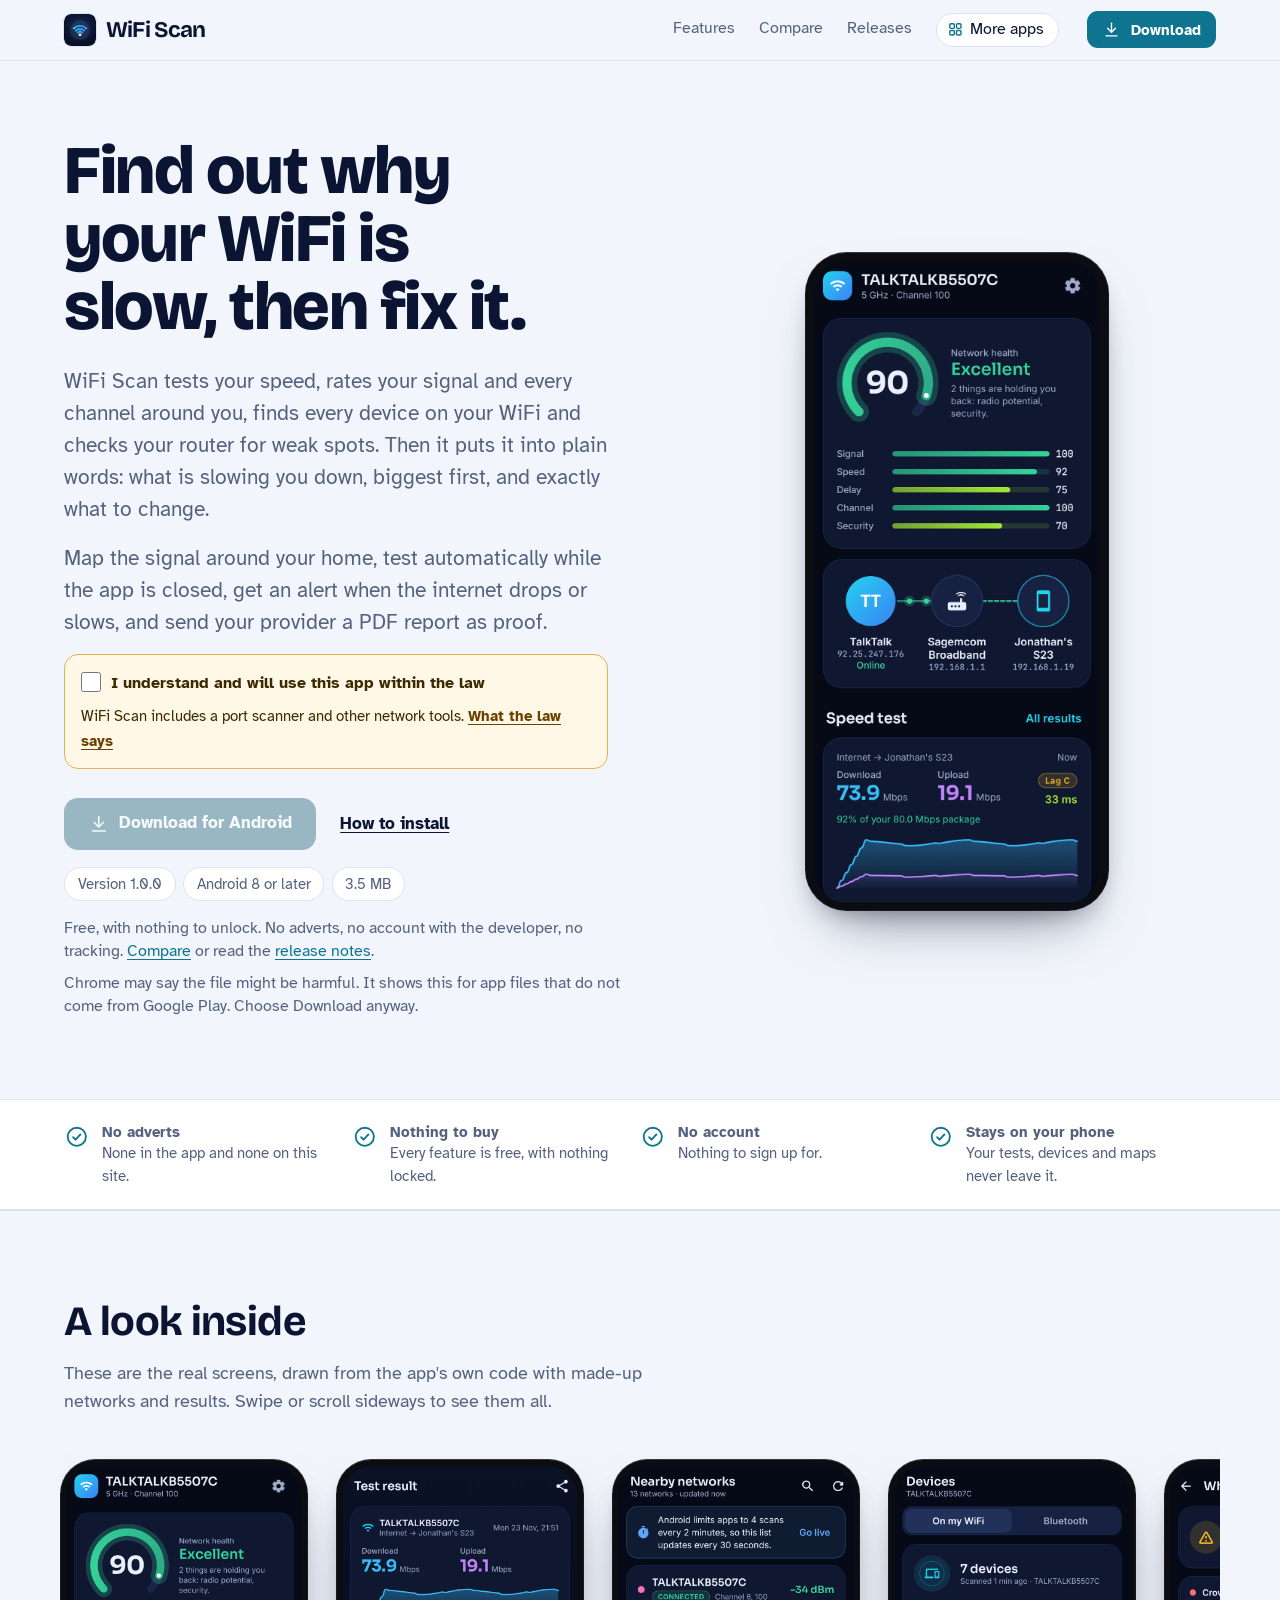
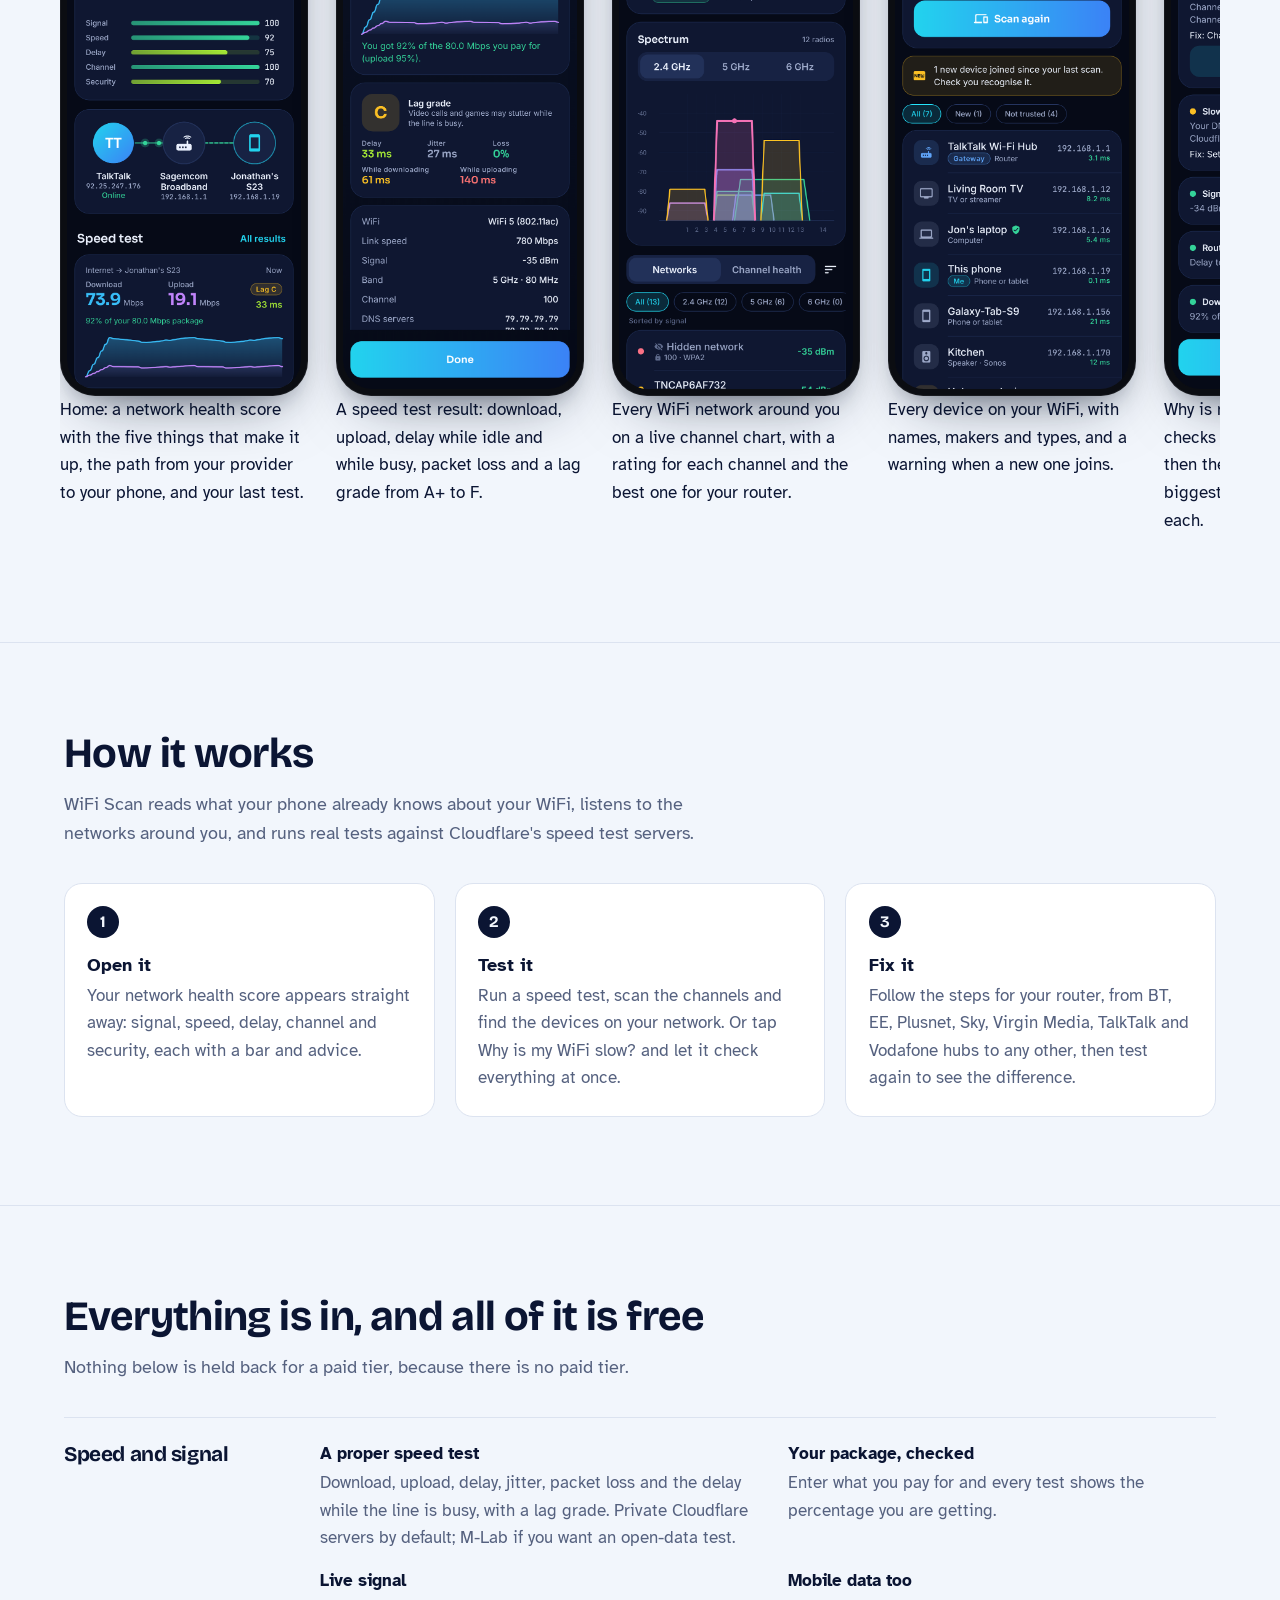
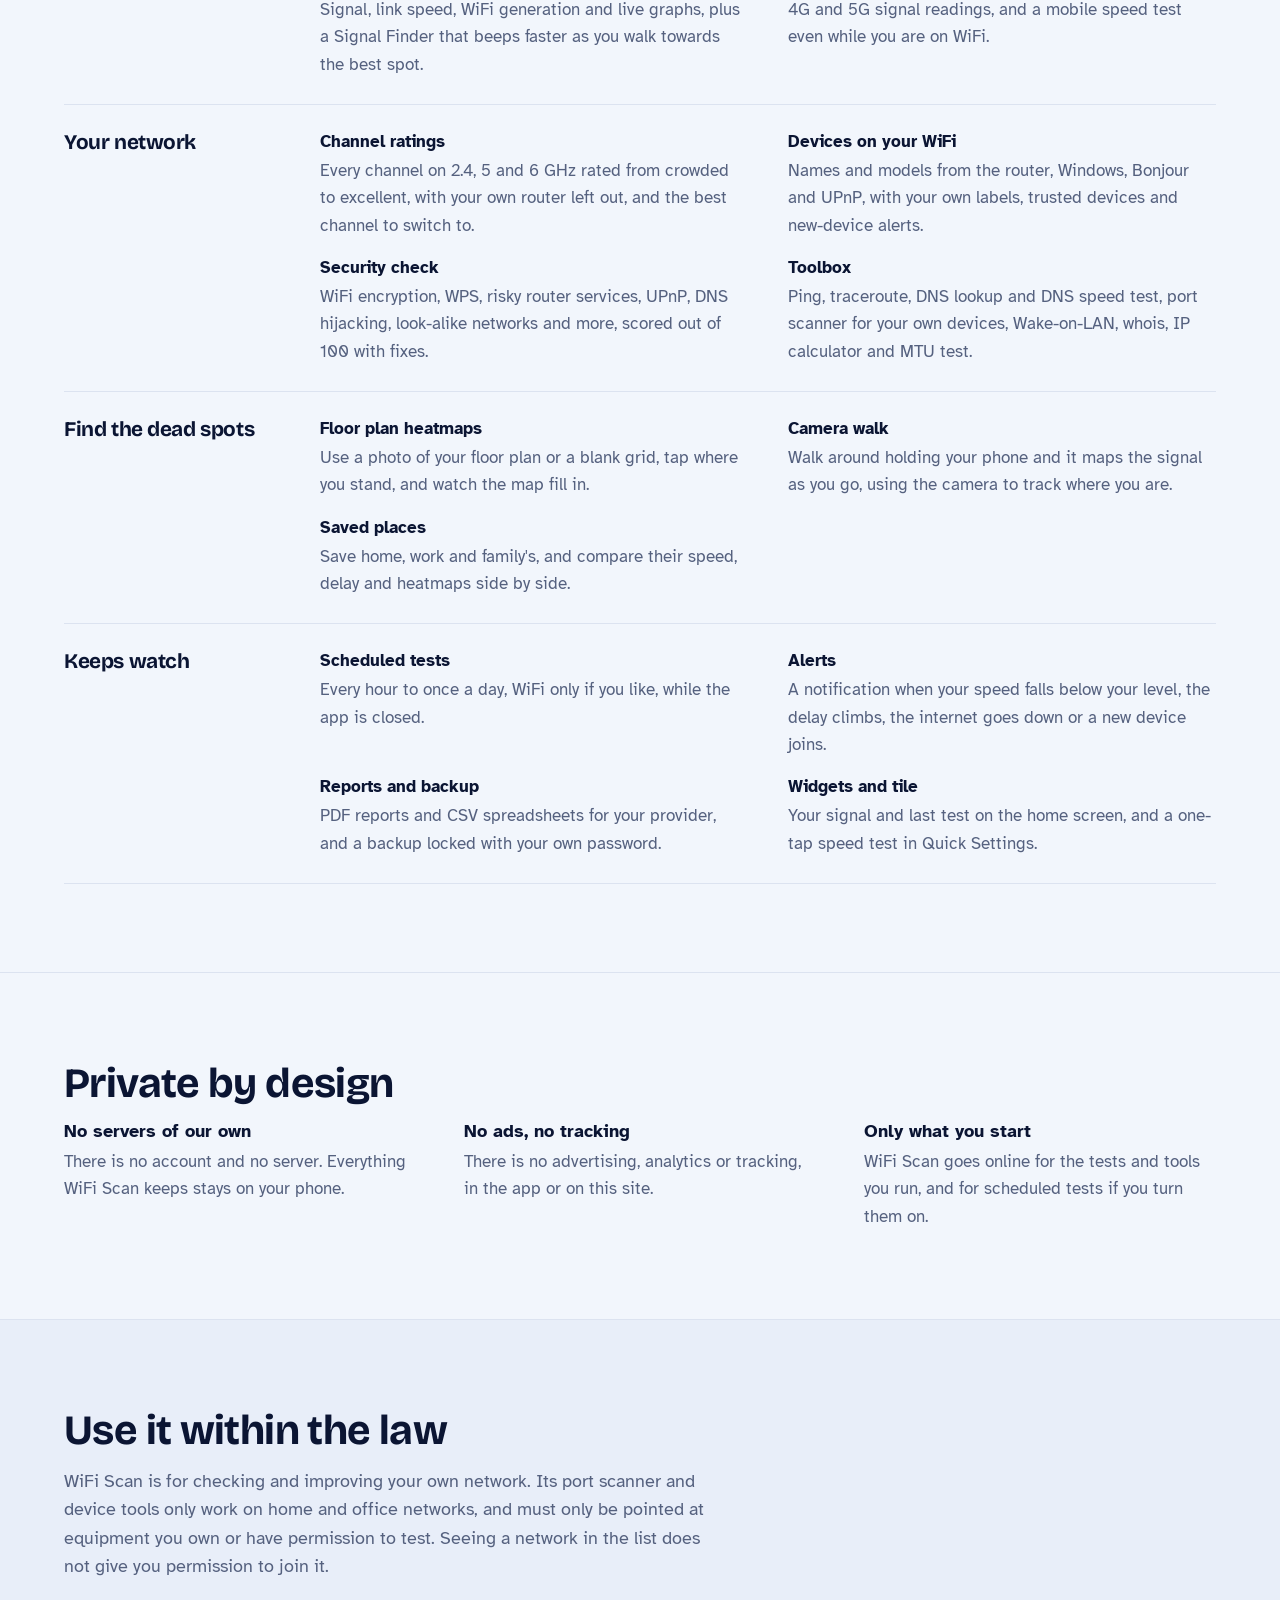
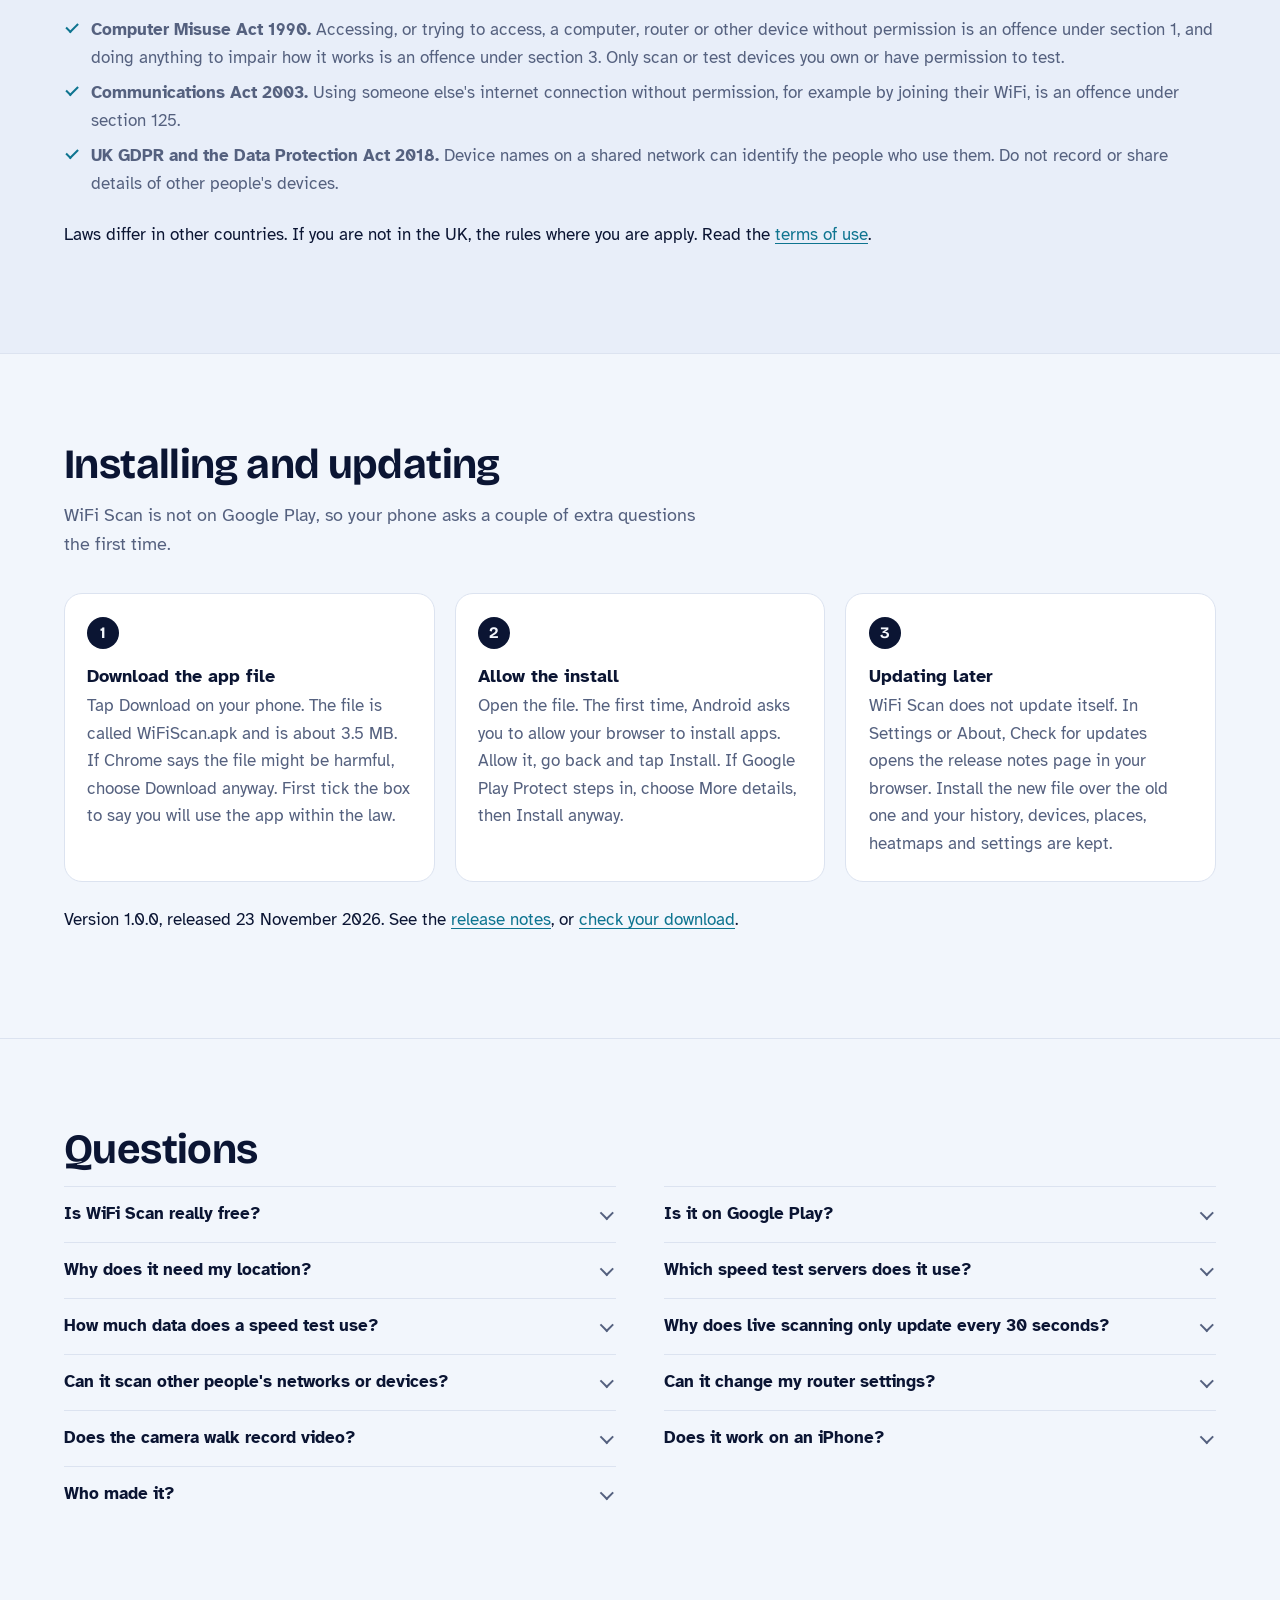
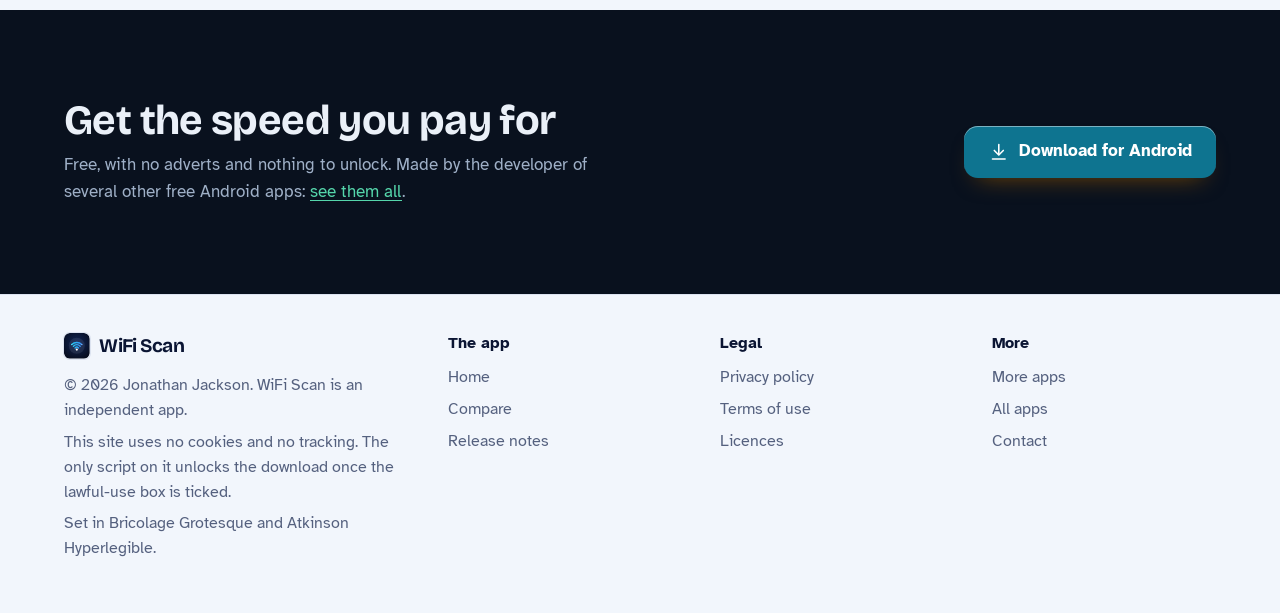
<file: index.html>
<!DOCTYPE html>
<html lang="en-GB">
<head>
<meta charset="utf-8">
<meta name="viewport" content="width=device-width, initial-scale=1">
<title>WiFi Scan: WiFi analyser, speed test and network scanner, free with no adverts</title>
<meta name="description" content="WiFi Scan is a free Android WiFi analyser: speed test, signal and channel ratings, every device on your WiFi, a router security check, heatmaps, scheduled tests with alerts and PDF reports. It tells you why your WiFi is slow and how to fix it. No adverts, no account.">
<meta name="author" content="Jonathan Jackson">
<link rel="canonical" href="https://customgpter.github.io/wifiscan/">
<meta name="theme-color" content="#f2f6fc" media="(prefers-color-scheme: light)">
<meta name="theme-color" content="#060a17" media="(prefers-color-scheme: dark)">
<meta property="og:type" content="website">
<meta property="og:site_name" content="WiFi Scan">
<meta property="og:title" content="WiFi Scan: WiFi analyser, speed test and network scanner, free with no adverts">
<meta property="og:description" content="WiFi Scan is a free Android WiFi analyser: speed test, signal and channel ratings, every device on your WiFi, a router security check, heatmaps, scheduled tests with alerts and PDF reports. It tells you why your WiFi is slow and how to fix it. No adverts, no account.">
<meta property="og:url" content="https://customgpter.github.io/wifiscan/">
<meta property="og:image" content="https://customgpter.github.io/wifiscan/assets/og.png">
<meta property="og:image:width" content="1200">
<meta property="og:image:height" content="630">
<meta property="og:image:alt" content="WiFi Scan&#x27;s home screen: a network health score of 89 with signal, speed, delay, channel and security bars">
<meta property="og:locale" content="en_GB">
<meta name="twitter:card" content="summary_large_image">
<link rel="icon" href="./assets/favicon.svg" type="image/svg+xml">
<link rel="apple-touch-icon" href="./assets/apple-touch-icon.png">
<link rel="preload" href="./assets/fonts/bricolage-grotesque-latin.woff2" as="font" type="font/woff2" crossorigin>
<link rel="preload" href="./assets/fonts/atkinson-hyperlegible-latin-400-normal.woff2" as="font" type="font/woff2" crossorigin>
<link rel="stylesheet" href="./assets/site.css?v=1">
<link rel="stylesheet" href="./assets/house.css?v=1">
<link rel="stylesheet" href="./assets/apps-list.css?v=1">
<script src="./assets/apps-list.js?v=1" defer></script>
<script type="application/ld+json">{"@context":"https://schema.org","@type":"SoftwareApplication","name":"WiFi Scan","url":"https://customgpter.github.io/wifiscan/","description":"WiFi Scan is a free Android WiFi analyser: speed test, signal and channel ratings, every device on your WiFi, a router security check, heatmaps, scheduled tests with alerts and PDF reports. It tells you why your WiFi is slow and how to fix it. No adverts, no account.","applicationCategory":"UtilitiesApplication","operatingSystem":"Android 8 or later","softwareVersion":"1.0.0","downloadUrl":"https://github.com/CustomGPTer/wifiscan/releases/latest/download/WiFiScan.apk","releaseNotes":"https://customgpter.github.io/wifiscan/releases.html","offers":{"@type":"Offer","price":"0","priceCurrency":"GBP"},"inLanguage":"en-GB","image":"https://customgpter.github.io/wifiscan/assets/og.png","featureList":["A proper speed test","Your package, checked","Live signal","Mobile data too","Channel ratings","Devices on your WiFi","Security check","Toolbox","Floor plan heatmaps","Camera walk","Saved places","Scheduled tests"],"author":{"@type":"Person","name":"Jonathan Jackson"}}</script>
<script type="application/ld+json">{"@context":"https://schema.org","@type":"FAQPage","mainEntity":[{"@type":"Question","name":"Is WiFi Scan really free?","acceptedAnswer":{"@type":"Answer","text":"Yes. There is no paid version, no subscription and no adverts, and nothing in the app is locked."}},{"@type":"Question","name":"Is it on Google Play?","acceptedAnswer":{"@type":"Answer","text":"No. WiFi Scan is a personal project and is downloaded from this site as an Android app file. It needs Android 8 or later."}},{"@type":"Question","name":"Why does it need my location?","acceptedAnswer":{"@type":"Answer","text":"Android only lets apps see WiFi names and nearby networks when location permission is granted. WiFi Scan never reads, stores or sends your location."}},{"@type":"Question","name":"Which speed test servers does it use?","acceptedAnswer":{"@type":"Answer","text":"Cloudflare's speed test by default, which keeps your results private. You can choose M-Lab instead; M-Lab publishes every test as open research data, including your IP address, so the app asks you first."}},{"@type":"Question","name":"How much data does a speed test use?","acceptedAnswer":{"@type":"Answer","text":"Usually 50 to 400 MB depending on your speed. Scheduled tests are shorter, and can be set to run on WiFi only so they never use your mobile allowance."}},{"@type":"Question","name":"Why does live scanning only update every 30 seconds?","acceptedAnswer":{"@type":"Answer","text":"Android limits apps to four WiFi scans every two minutes. WiFi Scan shows you how to switch that limit off in Developer options, after which it scans every five seconds."}},{"@type":"Question","name":"Can it scan other people's networks or devices?","acceptedAnswer":{"@type":"Answer","text":"No. The device list and port scanner only work on the network you are connected to, and the port scanner refuses internet addresses. Use them on your own network, or one you have permission to test."}},{"@type":"Question","name":"Can it change my router settings?","acceptedAnswer":{"@type":"Answer","text":"No. It tells you what to change and gives step-by-step guides for BT, EE, Plusnet, Sky, Virgin Media, TalkTalk and Vodafone hubs, with a button to open your router's page."}},{"@type":"Question","name":"Does the camera walk record video?","acceptedAnswer":{"@type":"Answer","text":"No. The camera is only used to track where you are as you walk. Nothing it sees is saved or sent."}},{"@type":"Question","name":"Does it work on an iPhone?","acceptedAnswer":{"@type":"Answer","text":"No. WiFi Scan is for Android phones and tablets only."}},{"@type":"Question","name":"Who made it?","acceptedAnswer":{"@type":"Answer","text":"WiFi Scan is made by Jonathan Jackson, an independent developer in the United Kingdom."}}]}</script>
</head>
<body>
<a class="skip" href="#main">Skip to content</a>
<header class="masthead">
<div class="wrap">
<a class="brand" href="./" aria-label="WiFi Scan home"><svg viewBox="0 0 108 108" aria-hidden="true"><defs><radialGradient id="wsa" gradientUnits="userSpaceOnUse" cx="54" cy="44" r="80"><stop offset="0" stop-color="#13285A"/><stop offset="1" stop-color="#050916"/></radialGradient><linearGradient id="wsb" gradientUnits="userSpaceOnUse" x1="24" y1="40" x2="84" y2="40"><stop offset="0" stop-color="#22D3EE"/><stop offset="1" stop-color="#3B82F6"/></linearGradient></defs><rect width="108" height="108" rx="24" fill="url(#wsa)"/><circle cx="54" cy="54" r="34" fill="#fff" fill-opacity=".08"/><g fill="none" stroke="url(#wsb)" stroke-width="6.2" stroke-linecap="round"><path d="M46.93 62.93A10 10 0 0 1 61.07 62.93"/><path d="M39.86 55.86A20 20 0 0 1 68.14 55.86"/><path d="M32.79 48.79A30 30 0 0 1 75.21 48.79"/></g><circle cx="54" cy="70" r="4.6" fill="#fff"/><circle cx="32.79" cy="48.79" r="2.2" fill="#67E8F9"/><circle cx="75.21" cy="48.79" r="2.2" fill="#93C5FD"/></svg><span>WiFi Scan</span></a>
<nav aria-label="Main"><ul><li><a href="./#features">Features</a></li><li><a href="./compare.html">Compare</a></li><li><a href="./releases.html">Releases</a></li><li><a class="more-apps" href="./more-apps.html"><svg class="ico" viewBox="0 0 24 24" aria-hidden="true"><rect x="4" y="4" width="6.5" height="6.5" rx="1.6"/><rect x="13.5" y="4" width="6.5" height="6.5" rx="1.6"/><rect x="4" y="13.5" width="6.5" height="6.5" rx="1.6"/><rect x="13.5" y="13.5" width="6.5" height="6.5" rx="1.6"/></svg>More apps</a></li></ul></nav>
<a class="button small" href="./#download"><svg class="ico" viewBox="0 0 24 24" aria-hidden="true"><path d="M12 4v11"/><path d="M7 10.5l5 5 5-5"/><path d="M5 20h14"/></svg>Download</a>
</div>
</header>
<main id="main">
<div class="hero">
<div class="wrap hero-grid">
<div class="hero-copy">
<h1>Find out why your WiFi is slow, then fix it.</h1>
<p class="lede">WiFi Scan tests your speed, rates your signal and every channel around you, finds every device on your WiFi and checks your router for weak spots. Then it puts it into plain words: what is slowing you down, biggest first, and exactly what to change.</p><p class="lede">Map the signal around your home, test automatically while the app is closed, get an alert when the internet drops or slows, and send your provider a PDF report as proof.</p>

<div class="gate-scope"><div class="law-box" data-gate><label><input type="checkbox"> I understand and will use this app within the law</label><p>WiFi Scan includes a port scanner and other network tools. <a href="terms.html#law">What the law says</a></p><noscript><p>Turn on JavaScript to tick the box and download.</p></noscript></div><p class="get" id="download"><a class="button" data-href="https://github.com/CustomGPTer/wifiscan/releases/latest/download/WiFiScan.apk" aria-disabled="true" role="link" tabindex="-1"><svg class="ico" viewBox="0 0 24 24" aria-hidden="true"><path d="M12 4v11"/><path d="M7 10.5l5 5 5-5"/><path d="M5 20h14"/></svg>Download for Android</a><a class="aside" href="#install">How to install</a></p></div>
<ul class="pills"><li>Version 1.0.0</li><li>Android 8 or later</li><li>3.5 MB</li></ul>
<p class="facts">Free, with nothing to unlock. No adverts, no account with the developer, no tracking. <a href="compare.html">Compare</a> or read the <a href="releases.html">release notes</a>.</p>
<p class="facts">Chrome may say the file might be harmful. It shows this for app files that do not come from Google Play. Choose Download anyway.</p>
</div>
<div class="hero-phone"><div class="phone"><img src="./assets/screens/home.png" alt="Home: a network health score with the five things that make it up, the path from your provider to your phone, and your last test." width="393" height="852" fetchpriority="high"></div></div>
</div>
</div>

<section class="promises" aria-label="In short">
<div class="wrap"><ul><li><svg class="ico" viewBox="0 0 24 24" aria-hidden="true"><circle cx="12" cy="12" r="8.5"/><path d="M8.6 12.4l2.3 2.3 4.5-4.9"/></svg><span><b>No adverts</b><span>None in the app and none on this site.</span></span></li><li><svg class="ico" viewBox="0 0 24 24" aria-hidden="true"><circle cx="12" cy="12" r="8.5"/><path d="M8.6 12.4l2.3 2.3 4.5-4.9"/></svg><span><b>Nothing to buy</b><span>Every feature is free, with nothing locked.</span></span></li><li><svg class="ico" viewBox="0 0 24 24" aria-hidden="true"><circle cx="12" cy="12" r="8.5"/><path d="M8.6 12.4l2.3 2.3 4.5-4.9"/></svg><span><b>No account</b><span>Nothing to sign up for.</span></span></li><li><svg class="ico" viewBox="0 0 24 24" aria-hidden="true"><circle cx="12" cy="12" r="8.5"/><path d="M8.6 12.4l2.3 2.3 4.5-4.9"/></svg><span><b>Stays on your phone</b><span>Your tests, devices and maps never leave it.</span></span></li></ul></div>
</section>

<section id="screens" aria-labelledby="screens-h">
<div class="wrap">
<h2 id="screens-h">A look inside</h2>
<p class="intro">These are the real screens, drawn from the app&#x27;s own code with made-up networks and results. Swipe or scroll sideways to see them all.</p>
<div class="gallery" tabindex="0" role="region" aria-label="Screens from WiFi Scan"><figure class="shot"><div class="phone"><img src="./assets/screens/home.png" alt="Home: a network health score with the five things that make it up, the path from your provider to your phone, and your last test." width="393" height="852" loading="eager" decoding="async"></div><figcaption>Home: a network health score with the five things that make it up, the path from your provider to your phone, and your last test.</figcaption></figure><figure class="shot"><div class="phone"><img src="./assets/screens/speed.png" alt="A speed test result: download, upload, delay while idle and while busy, packet loss and a lag grade from A+ to F." width="393" height="852" loading="eager" decoding="async"></div><figcaption>A speed test result: download, upload, delay while idle and while busy, packet loss and a lag grade from A+ to F.</figcaption></figure><figure class="shot"><div class="phone"><img src="./assets/screens/scan.png" alt="Every WiFi network around you on a live channel chart, with a rating for each channel and the best one for your router." width="393" height="852" loading="eager" decoding="async"></div><figcaption>Every WiFi network around you on a live channel chart, with a rating for each channel and the best one for your router.</figcaption></figure><figure class="shot"><div class="phone"><img src="./assets/screens/devices.png" alt="Every device on your WiFi, with names, makers and types, and a warning when a new one joins." width="393" height="852" loading="eager" decoding="async"></div><figcaption>Every device on your WiFi, with names, makers and types, and a warning when a new one joins.</figcaption></figure><figure class="shot"><div class="phone"><img src="./assets/screens/slow.png" alt="Why is my WiFi slow? Seven checks in about 30 seconds, then the problems ranked, biggest first, with the fix for each." width="393" height="852" loading="eager" decoding="async"></div><figcaption>Why is my WiFi slow? Seven checks in about 30 seconds, then the problems ranked, biggest first, with the fix for each.</figcaption></figure><figure class="shot"><div class="phone"><img src="./assets/screens/audit.png" alt="The security check: a score out of 100 and plain advice on WPS, UPnP, open router services, DNS and look-alike networks." width="393" height="852" loading="eager" decoding="async"></div><figcaption>The security check: a score out of 100 and plain advice on WPS, UPnP, open router services, DNS and look-alike networks.</figcaption></figure><figure class="shot"><div class="phone"><img src="./assets/screens/heatmap.png" alt="A heatmap from a camera walk: the signal in every part of your home, with the weak spots in orange." width="393" height="852" loading="eager" decoding="async"></div><figcaption>A heatmap from a camera walk: the signal in every part of your home, with the weak spots in orange.</figcaption></figure><figure class="shot"><div class="phone"><img src="./assets/screens/monitor.png" alt="Scheduled tests and alerts: slow speed, high delay, outages and new devices, with a log of everything." width="393" height="852" loading="eager" decoding="async"></div><figcaption>Scheduled tests and alerts: slow speed, high delay, outages and new devices, with a log of everything.</figcaption></figure></div>
</div>
</section>

<section id="how" aria-labelledby="how-h">
<div class="wrap">
<h2 id="how-h">How it works</h2>
<p class="intro">WiFi Scan reads what your phone already knows about your WiFi, listens to the networks around you, and runs real tests against Cloudflare's speed test servers.</p>
<ol class="steps"><li><h3>Open it</h3><p>Your network health score appears straight away: signal, speed, delay, channel and security, each with a bar and advice.</p></li><li><h3>Test it</h3><p>Run a speed test, scan the channels and find the devices on your network. Or tap Why is my WiFi slow? and let it check everything at once.</p></li><li><h3>Fix it</h3><p>Follow the steps for your router, from BT, EE, Plusnet, Sky, Virgin Media, TalkTalk and Vodafone hubs to any other, then test again to see the difference.</p></li></ol>
</div>
</section>

<section id="features" aria-labelledby="features-h">
<div class="wrap">
<h2 id="features-h">Everything is in, and all of it is free</h2>
<p class="intro">Nothing below is held back for a paid tier, because there is no paid tier.</p>
<div class="groups"><div class="group"><h3>Speed and signal</h3><dl><div><dt>A proper speed test</dt><dd>Download, upload, delay, jitter, packet loss and the delay while the line is busy, with a lag grade. Private Cloudflare servers by default; M-Lab if you want an open-data test.</dd></div><div><dt>Your package, checked</dt><dd>Enter what you pay for and every test shows the percentage you are getting.</dd></div><div><dt>Live signal</dt><dd>Signal, link speed, WiFi generation and live graphs, plus a Signal Finder that beeps faster as you walk towards the best spot.</dd></div><div><dt>Mobile data too</dt><dd>4G and 5G signal readings, and a mobile speed test even while you are on WiFi.</dd></div></dl></div><div class="group"><h3>Your network</h3><dl><div><dt>Channel ratings</dt><dd>Every channel on 2.4, 5 and 6 GHz rated from crowded to excellent, with your own router left out, and the best channel to switch to.</dd></div><div><dt>Devices on your WiFi</dt><dd>Names and models from the router, Windows, Bonjour and UPnP, with your own labels, trusted devices and new-device alerts.</dd></div><div><dt>Security check</dt><dd>WiFi encryption, WPS, risky router services, UPnP, DNS hijacking, look-alike networks and more, scored out of 100 with fixes.</dd></div><div><dt>Toolbox</dt><dd>Ping, traceroute, DNS lookup and DNS speed test, port scanner for your own devices, Wake-on-LAN, whois, IP calculator and MTU test.</dd></div></dl></div><div class="group"><h3>Find the dead spots</h3><dl><div><dt>Floor plan heatmaps</dt><dd>Use a photo of your floor plan or a blank grid, tap where you stand, and watch the map fill in.</dd></div><div><dt>Camera walk</dt><dd>Walk around holding your phone and it maps the signal as you go, using the camera to track where you are.</dd></div><div><dt>Saved places</dt><dd>Save home, work and family's, and compare their speed, delay and heatmaps side by side.</dd></div></dl></div><div class="group"><h3>Keeps watch</h3><dl><div><dt>Scheduled tests</dt><dd>Every hour to once a day, WiFi only if you like, while the app is closed.</dd></div><div><dt>Alerts</dt><dd>A notification when your speed falls below your level, the delay climbs, the internet goes down or a new device joins.</dd></div><div><dt>Reports and backup</dt><dd>PDF reports and CSV spreadsheets for your provider, and a backup locked with your own password.</dd></div><div><dt>Widgets and tile</dt><dd>Your signal and last test on the home screen, and a one-tap speed test in Quick Settings.</dd></div></dl></div></div>
</div>
</section>

<section id="privacy" aria-labelledby="privacy-h">
<div class="wrap">
<h2 id="privacy-h">Private by design</h2>
<ul class="plain"><li><h3>No servers of our own</h3><p>There is no account and no server. Everything WiFi Scan keeps stays on your phone.</p></li><li><h3>No ads, no tracking</h3><p>There is no advertising, analytics or tracking, in the app or on this site.</p></li><li><h3>Only what you start</h3><p>WiFi Scan goes online for the tests and tools you run, and for scheduled tests if you turn them on.</p></li></ul>
</div>
</section>

<section id="law" aria-labelledby="law-h" class="law-band">
<div class="wrap">
<h2 id="law-h">Use it within the law</h2>
<p class="intro">WiFi Scan is for checking and improving your own network. Its port scanner and device tools only work on home and office networks, and must only be pointed at equipment you own or have permission to test. Seeing a network in the list does not give you permission to join it.</p>
<ul class="ticks"><li><b>Computer Misuse Act 1990.</b> Accessing, or trying to access, a computer, router or other device without permission is an offence under section 1, and doing anything to impair how it works is an offence under section 3. Only scan or test devices you own or have permission to test.</li><li><b>Communications Act 2003.</b> Using someone else's internet connection without permission, for example by joining their WiFi, is an offence under section 125.</li><li><b>UK GDPR and the Data Protection Act 2018.</b> Device names on a shared network can identify the people who use them. Do not record or share details of other people's devices.</li></ul>
<p class="after-table">Laws differ in other countries. If you are not in the UK, the rules where you are apply. Read the <a href="terms.html#law">terms of use</a>.</p>
</div>
</section>
<section id="install" aria-labelledby="install-h">
<div class="wrap">
<h2 id="install-h">Installing and updating</h2>
<p class="intro">WiFi Scan is not on Google Play, so your phone asks a couple of extra questions the first time.</p>
<ol class="steps"><li><h3>Download the app file</h3><p>Tap Download on your phone. The file is called WiFiScan.apk and is about 3.5 MB. If Chrome says the file might be harmful, choose Download anyway. First tick the box to say you will use the app within the law.</p></li><li><h3>Allow the install</h3><p>Open the file. The first time, Android asks you to allow your browser to install apps. Allow it, go back and tap Install. If Google Play Protect steps in, choose More details, then Install anyway.</p></li><li><h3>Updating later</h3><p>WiFi Scan does not update itself. In Settings or About, Check for updates opens the release notes page in your browser. Install the new file over the old one and your history, devices, places, heatmaps and settings are kept.</p></li></ol>
<p class="after-table">Version 1.0.0, released 23 November 2026. See the <a href="releases.html">release notes</a>, or <a href="releases.html#checking">check your download</a>.</p>
</div>
</section>

<section id="questions" aria-labelledby="questions-h">
<div class="wrap">
<h2 id="questions-h">Questions</h2>
<div class="faq"><details><summary>Is WiFi Scan really free?</summary><p>Yes. There is no paid version, no subscription and no adverts, and nothing in the app is locked.</p></details><details><summary>Is it on Google Play?</summary><p>No. WiFi Scan is a personal project and is downloaded from this site as an Android app file. It needs Android 8 or later.</p></details><details><summary>Why does it need my location?</summary><p>Android only lets apps see WiFi names and nearby networks when location permission is granted. WiFi Scan never reads, stores or sends your location.</p></details><details><summary>Which speed test servers does it use?</summary><p>Cloudflare's speed test by default, which keeps your results private. You can choose M-Lab instead; M-Lab publishes every test as open research data, including your IP address, so the app asks you first.</p></details><details><summary>How much data does a speed test use?</summary><p>Usually 50 to 400 MB depending on your speed. Scheduled tests are shorter, and can be set to run on WiFi only so they never use your mobile allowance.</p></details><details><summary>Why does live scanning only update every 30 seconds?</summary><p>Android limits apps to four WiFi scans every two minutes. WiFi Scan shows you how to switch that limit off in Developer options, after which it scans every five seconds.</p></details><details><summary>Can it scan other people&#x27;s networks or devices?</summary><p>No. The device list and port scanner only work on the network you are connected to, and the port scanner refuses internet addresses. Use them on your own network, or one you have permission to test.</p></details><details><summary>Can it change my router settings?</summary><p>No. It tells you what to change and gives step-by-step guides for BT, EE, Plusnet, Sky, Virgin Media, TalkTalk and Vodafone hubs, with a button to open your router's page.</p></details><details><summary>Does the camera walk record video?</summary><p>No. The camera is only used to track where you are as you walk. Nothing it sees is saved or sent.</p></details><details><summary>Does it work on an iPhone?</summary><p>No. WiFi Scan is for Android phones and tablets only.</p></details><details><summary>Who made it?</summary><p>WiFi Scan is made by Jonathan Jackson, an independent developer in the United Kingdom.</p></details></div>
</div>
</section>

<section class="closing" aria-labelledby="closing-h">
<div class="wrap">
<div><h2 id="closing-h">Get the speed you pay for</h2><p>Free, with no adverts and nothing to unlock. Made by the developer of several other free Android apps: <a href="more-apps.html">see them all</a>.</p></div>
<a class="button" href="./#download"><svg class="ico" viewBox="0 0 24 24" aria-hidden="true"><path d="M12 4v11"/><path d="M7 10.5l5 5 5-5"/><path d="M5 20h14"/></svg>Download for Android</a>
</div>
</section>
</main>
<footer class="colophon">
<div class="wrap">
<div>
<a class="brand" href="./" aria-label="WiFi Scan home"><svg viewBox="0 0 108 108" aria-hidden="true"><defs><radialGradient id="wsa" gradientUnits="userSpaceOnUse" cx="54" cy="44" r="80"><stop offset="0" stop-color="#13285A"/><stop offset="1" stop-color="#050916"/></radialGradient><linearGradient id="wsb" gradientUnits="userSpaceOnUse" x1="24" y1="40" x2="84" y2="40"><stop offset="0" stop-color="#22D3EE"/><stop offset="1" stop-color="#3B82F6"/></linearGradient></defs><rect width="108" height="108" rx="24" fill="url(#wsa)"/><circle cx="54" cy="54" r="34" fill="#fff" fill-opacity=".08"/><g fill="none" stroke="url(#wsb)" stroke-width="6.2" stroke-linecap="round"><path d="M46.93 62.93A10 10 0 0 1 61.07 62.93"/><path d="M39.86 55.86A20 20 0 0 1 68.14 55.86"/><path d="M32.79 48.79A30 30 0 0 1 75.21 48.79"/></g><circle cx="54" cy="70" r="4.6" fill="#fff"/><circle cx="32.79" cy="48.79" r="2.2" fill="#67E8F9"/><circle cx="75.21" cy="48.79" r="2.2" fill="#93C5FD"/></svg><span>WiFi Scan</span></a>
<p>&copy; 2026 Jonathan Jackson. WiFi Scan is an independent app.</p>
<p>This site uses no cookies and no tracking. The only script on it unlocks the download once the lawful-use box is ticked.</p>
<p>Set in Bricolage Grotesque and Atkinson Hyperlegible.</p>
</div>
<nav aria-label="The app"><h2>The app</h2><ul>
<li><a href="./">Home</a></li>
<li><a href="./compare.html">Compare</a></li>
<li><a href="./releases.html">Release notes</a></li>

</ul></nav>
<nav aria-label="Legal"><h2>Legal</h2><ul>
<li><a href="./privacy.html">Privacy policy</a></li>
<li><a href="./terms.html">Terms of use</a></li>
<li><a href="./licences.html">Licences</a></li>
</ul></nav>
<nav aria-label="More"><h2>More</h2><ul>
<li><a href="./more-apps.html">More apps</a></li>
<li><a href="https://customgpter.github.io/">All apps</a></li>
<li><a href="https://github.com/CustomGPTer/wifiscan/issues">Contact</a></li>
</ul></nav>
</div>
</footer>
</body>
</html>
</file>
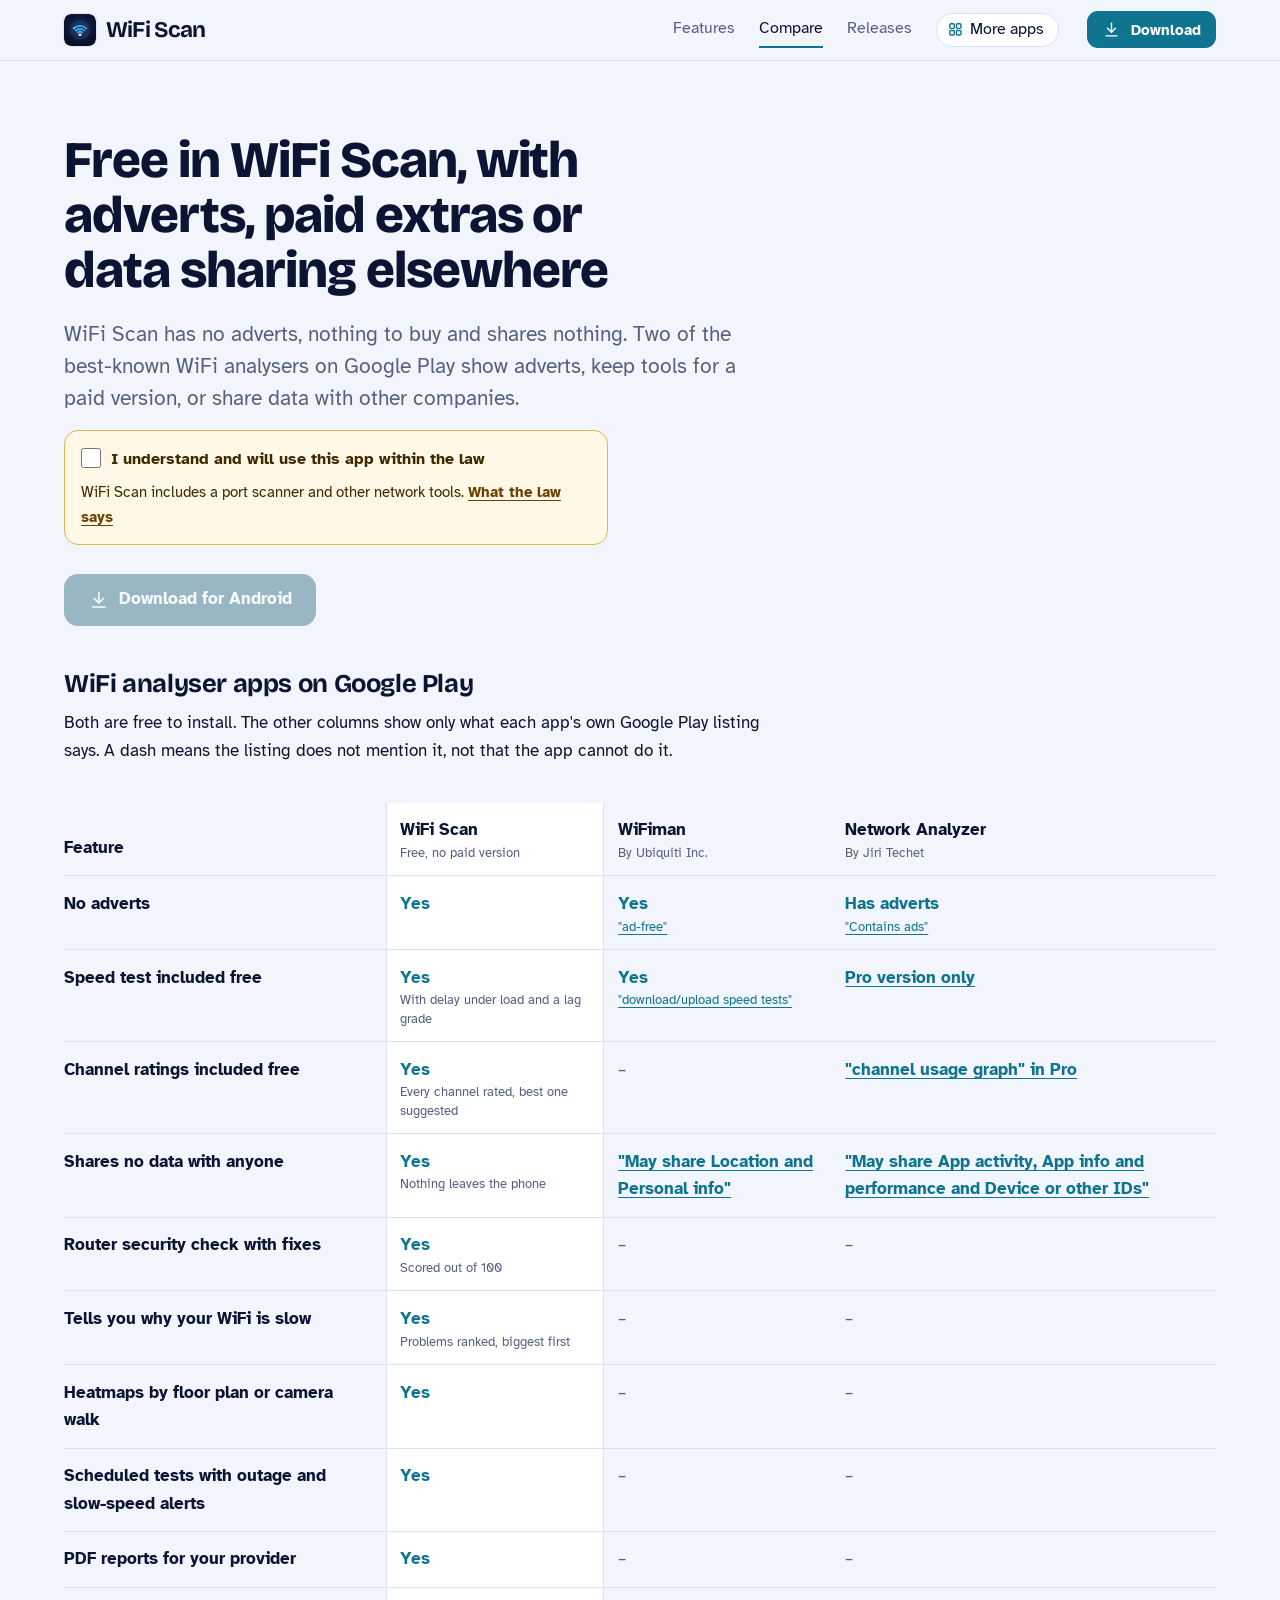
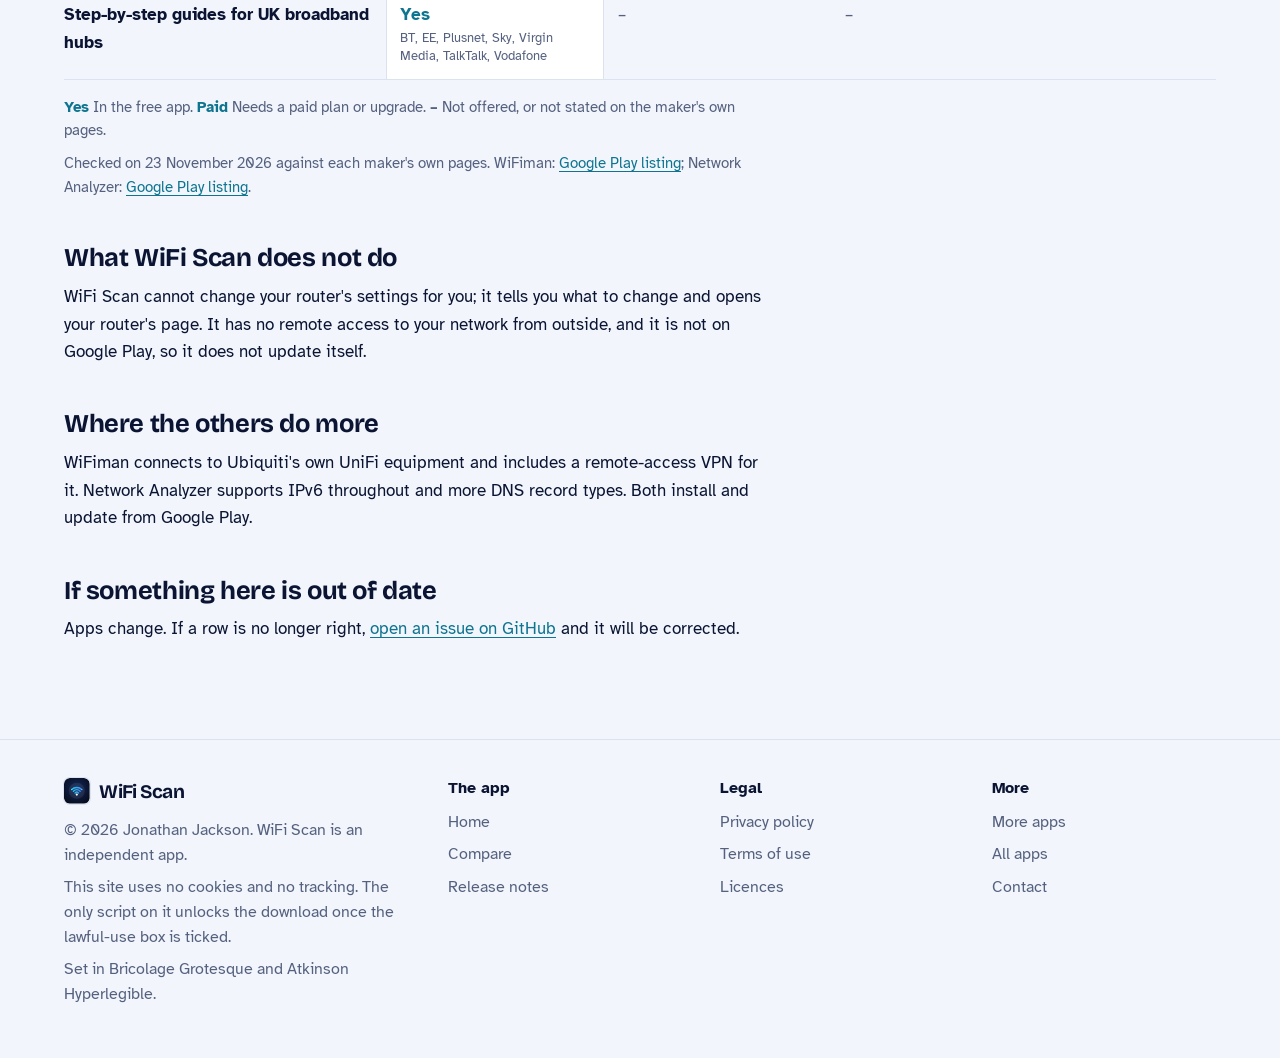
<file: compare.html>
<!DOCTYPE html>
<html lang="en-GB">
<head>
<meta charset="utf-8">
<meta name="viewport" content="width=device-width, initial-scale=1">
<title>WiFi Scan compared with other WiFi analyser apps</title>
<meta name="description" content="How WiFi Scan compares with WiFiman and Network Analyzer, row by row, with each claim linked to the app&#x27;s own Google Play listing.">
<meta name="author" content="Jonathan Jackson">
<link rel="canonical" href="https://customgpter.github.io/wifiscan/compare.html">
<meta name="theme-color" content="#f2f6fc" media="(prefers-color-scheme: light)">
<meta name="theme-color" content="#060a17" media="(prefers-color-scheme: dark)">
<meta property="og:type" content="website">
<meta property="og:site_name" content="WiFi Scan">
<meta property="og:title" content="WiFi Scan compared with other WiFi analyser apps">
<meta property="og:description" content="How WiFi Scan compares with WiFiman and Network Analyzer, row by row, with each claim linked to the app&#x27;s own Google Play listing.">
<meta property="og:url" content="https://customgpter.github.io/wifiscan/compare.html">
<meta property="og:image" content="https://customgpter.github.io/wifiscan/assets/og.png">
<meta property="og:image:width" content="1200">
<meta property="og:image:height" content="630">
<meta property="og:image:alt" content="WiFi Scan&#x27;s home screen: a network health score of 89 with signal, speed, delay, channel and security bars">
<meta property="og:locale" content="en_GB">
<meta name="twitter:card" content="summary_large_image">
<link rel="icon" href="./assets/favicon.svg" type="image/svg+xml">
<link rel="apple-touch-icon" href="./assets/apple-touch-icon.png">
<link rel="preload" href="./assets/fonts/bricolage-grotesque-latin.woff2" as="font" type="font/woff2" crossorigin>
<link rel="preload" href="./assets/fonts/atkinson-hyperlegible-latin-400-normal.woff2" as="font" type="font/woff2" crossorigin>
<link rel="stylesheet" href="./assets/site.css?v=1">
<link rel="stylesheet" href="./assets/house.css?v=1">
<link rel="stylesheet" href="./assets/apps-list.css?v=1">
<script src="./assets/apps-list.js?v=1" defer></script>
</head>
<body>
<a class="skip" href="#main">Skip to content</a>
<header class="masthead">
<div class="wrap">
<a class="brand" href="./" aria-label="WiFi Scan home"><svg viewBox="0 0 108 108" aria-hidden="true"><defs><radialGradient id="wsa" gradientUnits="userSpaceOnUse" cx="54" cy="44" r="80"><stop offset="0" stop-color="#13285A"/><stop offset="1" stop-color="#050916"/></radialGradient><linearGradient id="wsb" gradientUnits="userSpaceOnUse" x1="24" y1="40" x2="84" y2="40"><stop offset="0" stop-color="#22D3EE"/><stop offset="1" stop-color="#3B82F6"/></linearGradient></defs><rect width="108" height="108" rx="24" fill="url(#wsa)"/><circle cx="54" cy="54" r="34" fill="#fff" fill-opacity=".08"/><g fill="none" stroke="url(#wsb)" stroke-width="6.2" stroke-linecap="round"><path d="M46.93 62.93A10 10 0 0 1 61.07 62.93"/><path d="M39.86 55.86A20 20 0 0 1 68.14 55.86"/><path d="M32.79 48.79A30 30 0 0 1 75.21 48.79"/></g><circle cx="54" cy="70" r="4.6" fill="#fff"/><circle cx="32.79" cy="48.79" r="2.2" fill="#67E8F9"/><circle cx="75.21" cy="48.79" r="2.2" fill="#93C5FD"/></svg><span>WiFi Scan</span></a>
<nav aria-label="Main"><ul><li><a href="./#features">Features</a></li><li><a href="./compare.html" aria-current="page">Compare</a></li><li><a href="./releases.html">Releases</a></li><li><a class="more-apps" href="./more-apps.html"><svg class="ico" viewBox="0 0 24 24" aria-hidden="true"><rect x="4" y="4" width="6.5" height="6.5" rx="1.6"/><rect x="13.5" y="4" width="6.5" height="6.5" rx="1.6"/><rect x="4" y="13.5" width="6.5" height="6.5" rx="1.6"/><rect x="13.5" y="13.5" width="6.5" height="6.5" rx="1.6"/></svg>More apps</a></li></ul></nav>
<a class="button small" href="./#download"><svg class="ico" viewBox="0 0 24 24" aria-hidden="true"><path d="M12 4v11"/><path d="M7 10.5l5 5 5-5"/><path d="M5 20h14"/></svg>Download</a>
</div>
</header>
<main id="main" class="doc">
<div class="wrap">
<div class="measure">
<h1>Free in WiFi Scan, with adverts, paid extras or data sharing elsewhere</h1>
<p class="lede">WiFi Scan has no adverts, nothing to buy and shares nothing. Two of the best-known WiFi analysers on Google Play show adverts, keep tools for a paid version, or share data with other companies.</p>
<div class="gate-scope"><div class="law-box" data-gate><label><input type="checkbox"> I understand and will use this app within the law</label><p>WiFi Scan includes a port scanner and other network tools. <a href="terms.html#law">What the law says</a></p><noscript><p>Turn on JavaScript to tick the box and download.</p></noscript></div><p class="get"><a class="button" data-href="https://github.com/CustomGPTer/wifiscan/releases/latest/download/WiFiScan.apk" aria-disabled="true" role="link" tabindex="-1"><svg class="ico" viewBox="0 0 24 24" aria-hidden="true"><path d="M12 4v11"/><path d="M7 10.5l5 5 5-5"/><path d="M5 20h14"/></svg>Download for Android</a></p></div>
<h2 id="table">WiFi analyser apps on Google Play</h2>
<p>Both are free to install. The other columns show only what each app's own Google Play listing says. A dash means the listing does not mention it, not that the app cannot do it.</p>
</div>
<div class="scroll">
<table class="cmp">
<thead><tr><th scope="col">Feature</th><th scope="col" class="ours">WiFi Scan<small>Free, no paid version</small></th><th scope="col">WiFiman<small>By Ubiquiti Inc.</small></th><th scope="col">Network Analyzer<small>By Jiri Techet</small></th></tr></thead>
<tbody>
<tr><th scope="row">No adverts</th><td class="yes ours"><span class="app">WiFi Scan</span><span class="v">Yes</span></td><td class="yes"><span class="app">WiFiman</span><span class="v">Yes<small><a href="https://play.google.com/store/apps/details?id=com.ubnt.usurvey&hl=en_GB">"ad-free"</a></small></span></td><td class="pay"><span class="app">Network Analyzer</span><span class="v">Has adverts<small><a href="https://play.google.com/store/apps/details?id=net.techet.netanalyzerlite.an&hl=en_GB">"Contains ads"</a></small></span></td></tr>
<tr><th scope="row">Speed test included free</th><td class="yes ours"><span class="app">WiFi Scan</span><span class="v">Yes<small>With delay under load and a lag grade</small></span></td><td class="yes"><span class="app">WiFiman</span><span class="v">Yes<small><a href="https://play.google.com/store/apps/details?id=com.ubnt.usurvey&hl=en_GB">"download/upload speed tests"</a></small></span></td><td class="pay"><span class="app">Network Analyzer</span><span class="v"><a href="https://play.google.com/store/apps/details?id=net.techet.netanalyzerlite.an&hl=en_GB">Pro version only</a></span></td></tr>
<tr><th scope="row">Channel ratings included free</th><td class="yes ours"><span class="app">WiFi Scan</span><span class="v">Yes<small>Every channel rated, best one suggested</small></span></td><td class="na"><span class="app">WiFiman</span><span class="v">&ndash;</span></td><td class="pay"><span class="app">Network Analyzer</span><span class="v"><a href="https://play.google.com/store/apps/details?id=net.techet.netanalyzerlite.an&hl=en_GB">"channel usage graph" in Pro</a></span></td></tr>
<tr><th scope="row">Shares no data with anyone</th><td class="yes ours"><span class="app">WiFi Scan</span><span class="v">Yes<small>Nothing leaves the phone</small></span></td><td class="pay"><span class="app">WiFiman</span><span class="v"><a href="https://play.google.com/store/apps/details?id=com.ubnt.usurvey&hl=en_GB">"May share Location and Personal info"</a></span></td><td class="pay"><span class="app">Network Analyzer</span><span class="v"><a href="https://play.google.com/store/apps/details?id=net.techet.netanalyzerlite.an&hl=en_GB">"May share App activity, App info and performance and Device or other IDs"</a></span></td></tr>
<tr><th scope="row">Router security check with fixes</th><td class="yes ours"><span class="app">WiFi Scan</span><span class="v">Yes<small>Scored out of 100</small></span></td><td class="na"><span class="app">WiFiman</span><span class="v">&ndash;</span></td><td class="na"><span class="app">Network Analyzer</span><span class="v">&ndash;</span></td></tr>
<tr><th scope="row">Tells you why your WiFi is slow</th><td class="yes ours"><span class="app">WiFi Scan</span><span class="v">Yes<small>Problems ranked, biggest first</small></span></td><td class="na"><span class="app">WiFiman</span><span class="v">&ndash;</span></td><td class="na"><span class="app">Network Analyzer</span><span class="v">&ndash;</span></td></tr>
<tr><th scope="row">Heatmaps by floor plan or camera walk</th><td class="yes ours"><span class="app">WiFi Scan</span><span class="v">Yes</span></td><td class="na"><span class="app">WiFiman</span><span class="v">&ndash;</span></td><td class="na"><span class="app">Network Analyzer</span><span class="v">&ndash;</span></td></tr>
<tr><th scope="row">Scheduled tests with outage and slow-speed alerts</th><td class="yes ours"><span class="app">WiFi Scan</span><span class="v">Yes</span></td><td class="na"><span class="app">WiFiman</span><span class="v">&ndash;</span></td><td class="na"><span class="app">Network Analyzer</span><span class="v">&ndash;</span></td></tr>
<tr><th scope="row">PDF reports for your provider</th><td class="yes ours"><span class="app">WiFi Scan</span><span class="v">Yes</span></td><td class="na"><span class="app">WiFiman</span><span class="v">&ndash;</span></td><td class="na"><span class="app">Network Analyzer</span><span class="v">&ndash;</span></td></tr>
<tr><th scope="row">Step-by-step guides for UK broadband hubs</th><td class="yes ours"><span class="app">WiFi Scan</span><span class="v">Yes<small>BT, EE, Plusnet, Sky, Virgin Media, TalkTalk, Vodafone</small></span></td><td class="na"><span class="app">WiFiman</span><span class="v">&ndash;</span></td><td class="na"><span class="app">Network Analyzer</span><span class="v">&ndash;</span></td></tr>
</tbody>
</table>
</div>
<div class="measure">
<p class="key"><strong class="yes">Yes</strong> In the free app. <strong class="pay">Paid</strong> Needs a paid plan or upgrade. <strong>&ndash;</strong> Not offered, or not stated on the maker's own pages.</p>
<p class="key">Checked on 23 November 2026 against each maker's own pages. WiFiman: <a href="https://play.google.com/store/apps/details?id=com.ubnt.usurvey&hl=en_GB">Google Play listing</a>; Network Analyzer: <a href="https://play.google.com/store/apps/details?id=net.techet.netanalyzerlite.an&hl=en_GB">Google Play listing</a>.</p>
<h2>What WiFi Scan does not do</h2><p>WiFi Scan cannot change your router's settings for you; it tells you what to change and opens your router's page. It has no remote access to your network from outside, and it is not on Google Play, so it does not update itself.</p><h2>Where the others do more</h2><p>WiFiman connects to Ubiquiti's own UniFi equipment and includes a remote-access VPN for it. Network Analyzer supports IPv6 throughout and more DNS record types. Both install and update from Google Play.</p>
<h2 id="wrong">If something here is out of date</h2>
<p>Apps change. If a row is no longer right, <a href="https://github.com/CustomGPTer/wifiscan/issues">open an issue on GitHub</a> and it will be corrected.</p>
</div>
</div>
</main>
<footer class="colophon">
<div class="wrap">
<div>
<a class="brand" href="./" aria-label="WiFi Scan home"><svg viewBox="0 0 108 108" aria-hidden="true"><defs><radialGradient id="wsa" gradientUnits="userSpaceOnUse" cx="54" cy="44" r="80"><stop offset="0" stop-color="#13285A"/><stop offset="1" stop-color="#050916"/></radialGradient><linearGradient id="wsb" gradientUnits="userSpaceOnUse" x1="24" y1="40" x2="84" y2="40"><stop offset="0" stop-color="#22D3EE"/><stop offset="1" stop-color="#3B82F6"/></linearGradient></defs><rect width="108" height="108" rx="24" fill="url(#wsa)"/><circle cx="54" cy="54" r="34" fill="#fff" fill-opacity=".08"/><g fill="none" stroke="url(#wsb)" stroke-width="6.2" stroke-linecap="round"><path d="M46.93 62.93A10 10 0 0 1 61.07 62.93"/><path d="M39.86 55.86A20 20 0 0 1 68.14 55.86"/><path d="M32.79 48.79A30 30 0 0 1 75.21 48.79"/></g><circle cx="54" cy="70" r="4.6" fill="#fff"/><circle cx="32.79" cy="48.79" r="2.2" fill="#67E8F9"/><circle cx="75.21" cy="48.79" r="2.2" fill="#93C5FD"/></svg><span>WiFi Scan</span></a>
<p>&copy; 2026 Jonathan Jackson. WiFi Scan is an independent app.</p>
<p>This site uses no cookies and no tracking. The only script on it unlocks the download once the lawful-use box is ticked.</p>
<p>Set in Bricolage Grotesque and Atkinson Hyperlegible.</p>
</div>
<nav aria-label="The app"><h2>The app</h2><ul>
<li><a href="./">Home</a></li>
<li><a href="./compare.html">Compare</a></li>
<li><a href="./releases.html">Release notes</a></li>

</ul></nav>
<nav aria-label="Legal"><h2>Legal</h2><ul>
<li><a href="./privacy.html">Privacy policy</a></li>
<li><a href="./terms.html">Terms of use</a></li>
<li><a href="./licences.html">Licences</a></li>
</ul></nav>
<nav aria-label="More"><h2>More</h2><ul>
<li><a href="./more-apps.html">More apps</a></li>
<li><a href="https://customgpter.github.io/">All apps</a></li>
<li><a href="https://github.com/CustomGPTer/wifiscan/issues">Contact</a></li>
</ul></nav>
</div>
</footer>
</body>
</html>
</file>
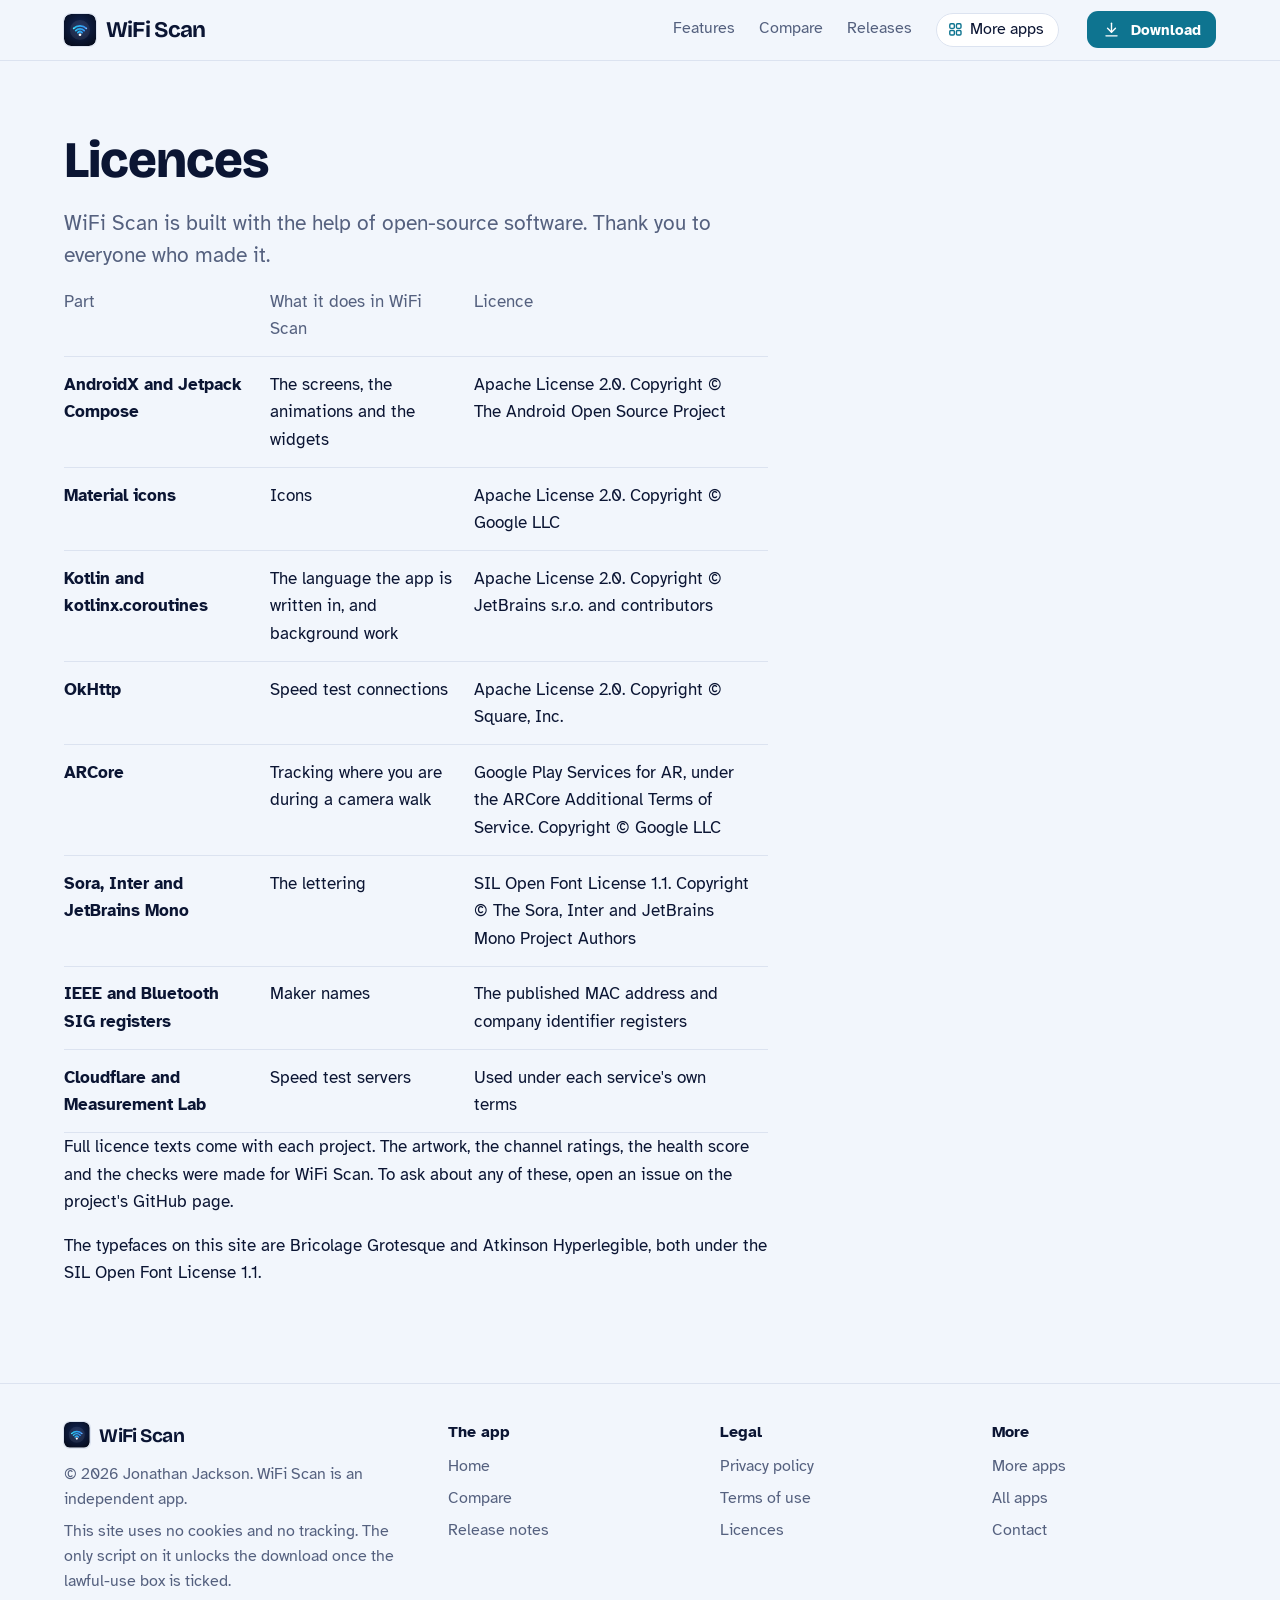
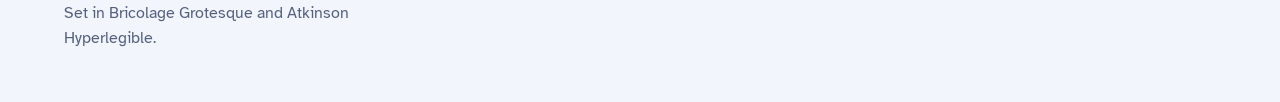
<file: licences.html>
<!DOCTYPE html>
<html lang="en-GB">
<head>
<meta charset="utf-8">
<meta name="viewport" content="width=device-width, initial-scale=1">
<title>WiFi Scan licences</title>
<meta name="description" content="The open-source parts inside WiFi Scan and their licences.">
<meta name="author" content="Jonathan Jackson">
<link rel="canonical" href="https://customgpter.github.io/wifiscan/licences.html">
<meta name="theme-color" content="#f2f6fc" media="(prefers-color-scheme: light)">
<meta name="theme-color" content="#060a17" media="(prefers-color-scheme: dark)">
<meta property="og:type" content="website">
<meta property="og:site_name" content="WiFi Scan">
<meta property="og:title" content="WiFi Scan licences">
<meta property="og:description" content="The open-source parts inside WiFi Scan and their licences.">
<meta property="og:url" content="https://customgpter.github.io/wifiscan/licences.html">
<meta property="og:image" content="https://customgpter.github.io/wifiscan/assets/og.png">
<meta property="og:image:width" content="1200">
<meta property="og:image:height" content="630">
<meta property="og:image:alt" content="WiFi Scan&#x27;s home screen: a network health score of 89 with signal, speed, delay, channel and security bars">
<meta property="og:locale" content="en_GB">
<meta name="twitter:card" content="summary_large_image">
<link rel="icon" href="./assets/favicon.svg" type="image/svg+xml">
<link rel="apple-touch-icon" href="./assets/apple-touch-icon.png">
<link rel="preload" href="./assets/fonts/bricolage-grotesque-latin.woff2" as="font" type="font/woff2" crossorigin>
<link rel="preload" href="./assets/fonts/atkinson-hyperlegible-latin-400-normal.woff2" as="font" type="font/woff2" crossorigin>
<link rel="stylesheet" href="./assets/site.css?v=1">
<link rel="stylesheet" href="./assets/house.css?v=1">
<link rel="stylesheet" href="./assets/apps-list.css?v=1">
<script src="./assets/apps-list.js?v=1" defer></script>
</head>
<body>
<a class="skip" href="#main">Skip to content</a>
<header class="masthead">
<div class="wrap">
<a class="brand" href="./" aria-label="WiFi Scan home"><svg viewBox="0 0 108 108" aria-hidden="true"><defs><radialGradient id="wsa" gradientUnits="userSpaceOnUse" cx="54" cy="44" r="80"><stop offset="0" stop-color="#13285A"/><stop offset="1" stop-color="#050916"/></radialGradient><linearGradient id="wsb" gradientUnits="userSpaceOnUse" x1="24" y1="40" x2="84" y2="40"><stop offset="0" stop-color="#22D3EE"/><stop offset="1" stop-color="#3B82F6"/></linearGradient></defs><rect width="108" height="108" rx="24" fill="url(#wsa)"/><circle cx="54" cy="54" r="34" fill="#fff" fill-opacity=".08"/><g fill="none" stroke="url(#wsb)" stroke-width="6.2" stroke-linecap="round"><path d="M46.93 62.93A10 10 0 0 1 61.07 62.93"/><path d="M39.86 55.86A20 20 0 0 1 68.14 55.86"/><path d="M32.79 48.79A30 30 0 0 1 75.21 48.79"/></g><circle cx="54" cy="70" r="4.6" fill="#fff"/><circle cx="32.79" cy="48.79" r="2.2" fill="#67E8F9"/><circle cx="75.21" cy="48.79" r="2.2" fill="#93C5FD"/></svg><span>WiFi Scan</span></a>
<nav aria-label="Main"><ul><li><a href="./#features">Features</a></li><li><a href="./compare.html">Compare</a></li><li><a href="./releases.html">Releases</a></li><li><a class="more-apps" href="./more-apps.html"><svg class="ico" viewBox="0 0 24 24" aria-hidden="true"><rect x="4" y="4" width="6.5" height="6.5" rx="1.6"/><rect x="13.5" y="4" width="6.5" height="6.5" rx="1.6"/><rect x="4" y="13.5" width="6.5" height="6.5" rx="1.6"/><rect x="13.5" y="13.5" width="6.5" height="6.5" rx="1.6"/></svg>More apps</a></li></ul></nav>
<a class="button small" href="./#download"><svg class="ico" viewBox="0 0 24 24" aria-hidden="true"><path d="M12 4v11"/><path d="M7 10.5l5 5 5-5"/><path d="M5 20h14"/></svg>Download</a>
</div>
</header>
<main id="main" class="doc">
<div class="wrap">
<div class="measure">
<h1>Licences</h1>
<p class="lede">WiFi Scan is built with the help of open-source software. Thank you to everyone who made it.</p>
<div class="scroll"><table><thead><tr><th scope="col">Part</th><th scope="col">What it does in WiFi Scan</th><th scope="col">Licence</th></tr></thead><tbody><tr><th scope="row">AndroidX and Jetpack Compose</th><td>The screens, the animations and the widgets</td><td>Apache License 2.0. Copyright &copy; The Android Open Source Project</td></tr><tr><th scope="row">Material icons</th><td>Icons</td><td>Apache License 2.0. Copyright &copy; Google LLC</td></tr><tr><th scope="row">Kotlin and kotlinx.coroutines</th><td>The language the app is written in, and background work</td><td>Apache License 2.0. Copyright &copy; JetBrains s.r.o. and contributors</td></tr><tr><th scope="row">OkHttp</th><td>Speed test connections</td><td>Apache License 2.0. Copyright &copy; Square, Inc.</td></tr><tr><th scope="row">ARCore</th><td>Tracking where you are during a camera walk</td><td>Google Play Services for AR, under the ARCore Additional Terms of Service. Copyright &copy; Google LLC</td></tr><tr><th scope="row">Sora, Inter and JetBrains Mono</th><td>The lettering</td><td>SIL Open Font License 1.1. Copyright &copy; The Sora, Inter and JetBrains Mono Project Authors</td></tr><tr><th scope="row">IEEE and Bluetooth SIG registers</th><td>Maker names</td><td>The published MAC address and company identifier registers</td></tr><tr><th scope="row">Cloudflare and Measurement Lab</th><td>Speed test servers</td><td>Used under each service's own terms</td></tr></tbody></table></div>
<p>Full licence texts come with each project. The artwork, the channel ratings, the health score and the checks were made for WiFi Scan. To ask about any of these, open an issue on the project's GitHub page.</p>
<p>The typefaces on this site are Bricolage Grotesque and Atkinson Hyperlegible, both under the SIL Open Font License 1.1.</p>
</div>
</div>
</main>
<footer class="colophon">
<div class="wrap">
<div>
<a class="brand" href="./" aria-label="WiFi Scan home"><svg viewBox="0 0 108 108" aria-hidden="true"><defs><radialGradient id="wsa" gradientUnits="userSpaceOnUse" cx="54" cy="44" r="80"><stop offset="0" stop-color="#13285A"/><stop offset="1" stop-color="#050916"/></radialGradient><linearGradient id="wsb" gradientUnits="userSpaceOnUse" x1="24" y1="40" x2="84" y2="40"><stop offset="0" stop-color="#22D3EE"/><stop offset="1" stop-color="#3B82F6"/></linearGradient></defs><rect width="108" height="108" rx="24" fill="url(#wsa)"/><circle cx="54" cy="54" r="34" fill="#fff" fill-opacity=".08"/><g fill="none" stroke="url(#wsb)" stroke-width="6.2" stroke-linecap="round"><path d="M46.93 62.93A10 10 0 0 1 61.07 62.93"/><path d="M39.86 55.86A20 20 0 0 1 68.14 55.86"/><path d="M32.79 48.79A30 30 0 0 1 75.21 48.79"/></g><circle cx="54" cy="70" r="4.6" fill="#fff"/><circle cx="32.79" cy="48.79" r="2.2" fill="#67E8F9"/><circle cx="75.21" cy="48.79" r="2.2" fill="#93C5FD"/></svg><span>WiFi Scan</span></a>
<p>&copy; 2026 Jonathan Jackson. WiFi Scan is an independent app.</p>
<p>This site uses no cookies and no tracking. The only script on it unlocks the download once the lawful-use box is ticked.</p>
<p>Set in Bricolage Grotesque and Atkinson Hyperlegible.</p>
</div>
<nav aria-label="The app"><h2>The app</h2><ul>
<li><a href="./">Home</a></li>
<li><a href="./compare.html">Compare</a></li>
<li><a href="./releases.html">Release notes</a></li>

</ul></nav>
<nav aria-label="Legal"><h2>Legal</h2><ul>
<li><a href="./privacy.html">Privacy policy</a></li>
<li><a href="./terms.html">Terms of use</a></li>
<li><a href="./licences.html">Licences</a></li>
</ul></nav>
<nav aria-label="More"><h2>More</h2><ul>
<li><a href="./more-apps.html">More apps</a></li>
<li><a href="https://customgpter.github.io/">All apps</a></li>
<li><a href="https://github.com/CustomGPTer/wifiscan/issues">Contact</a></li>
</ul></nav>
</div>
</footer>
</body>
</html>
</file>
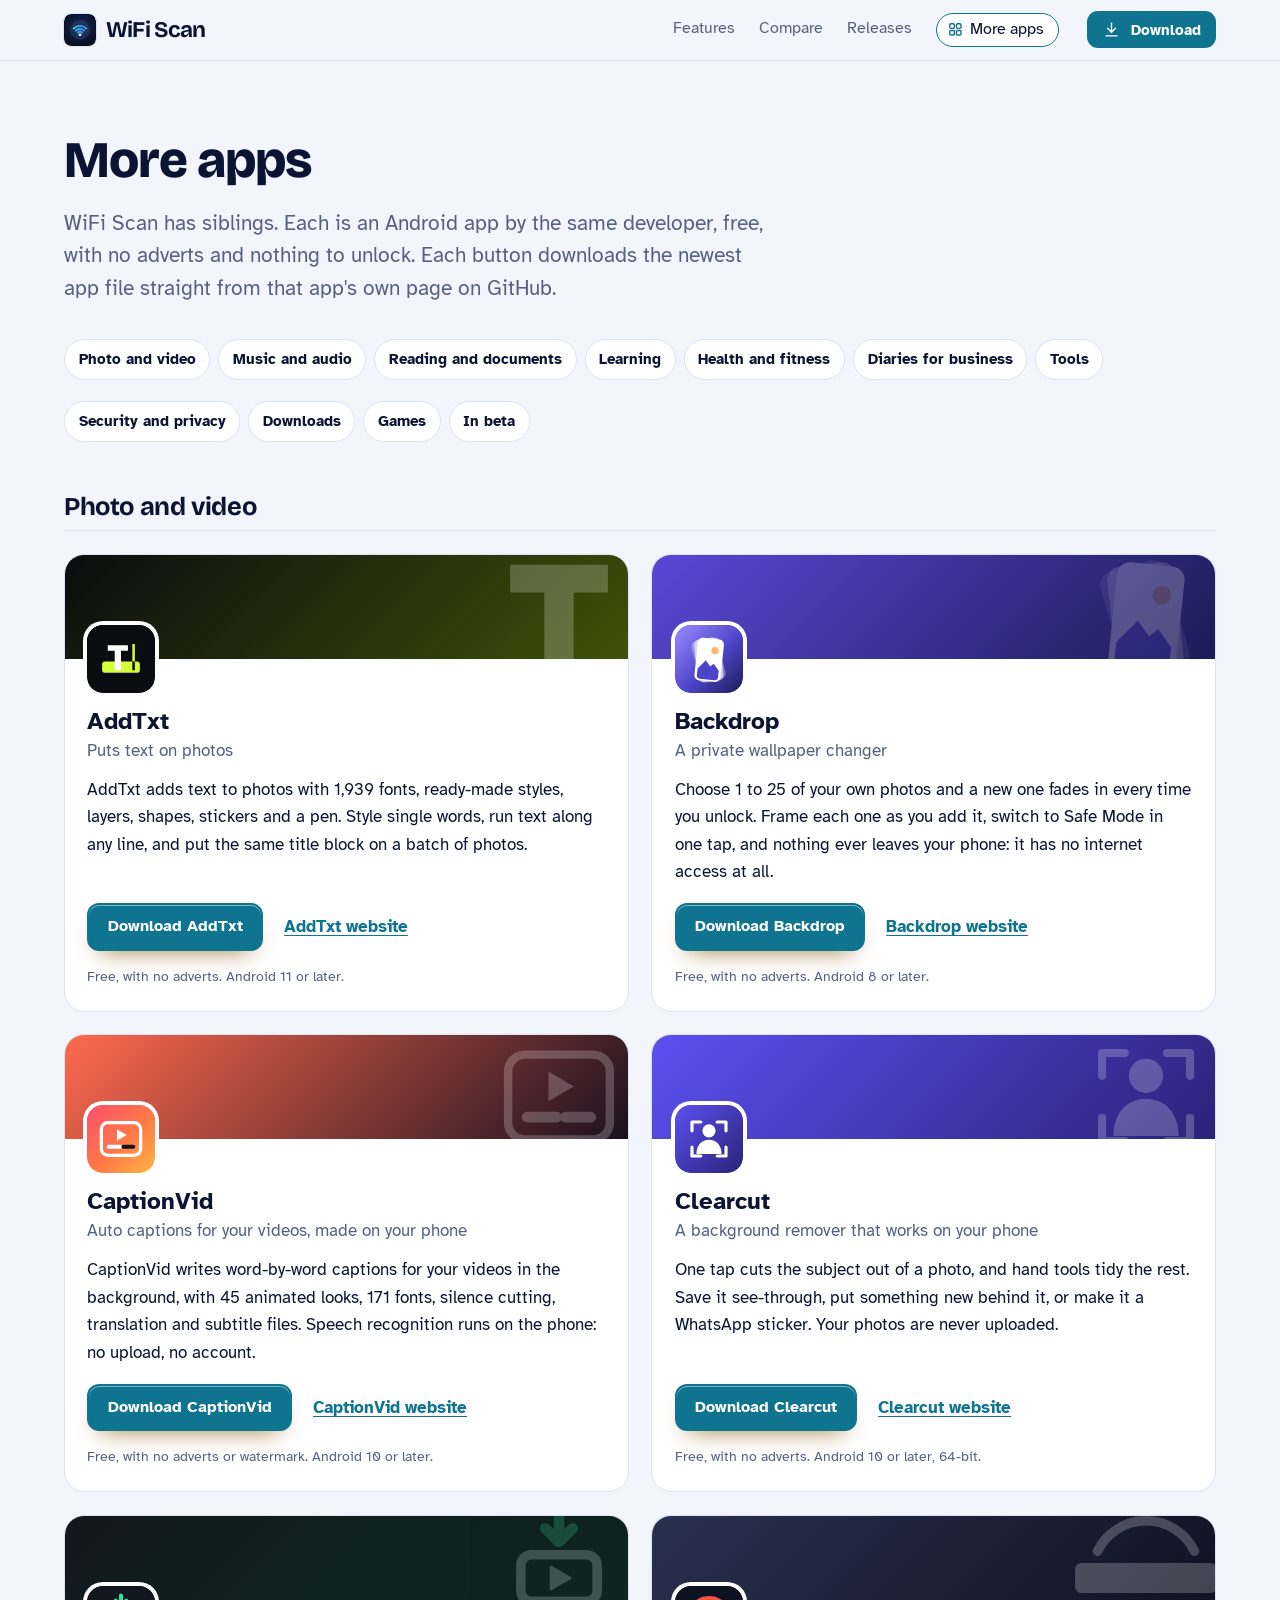
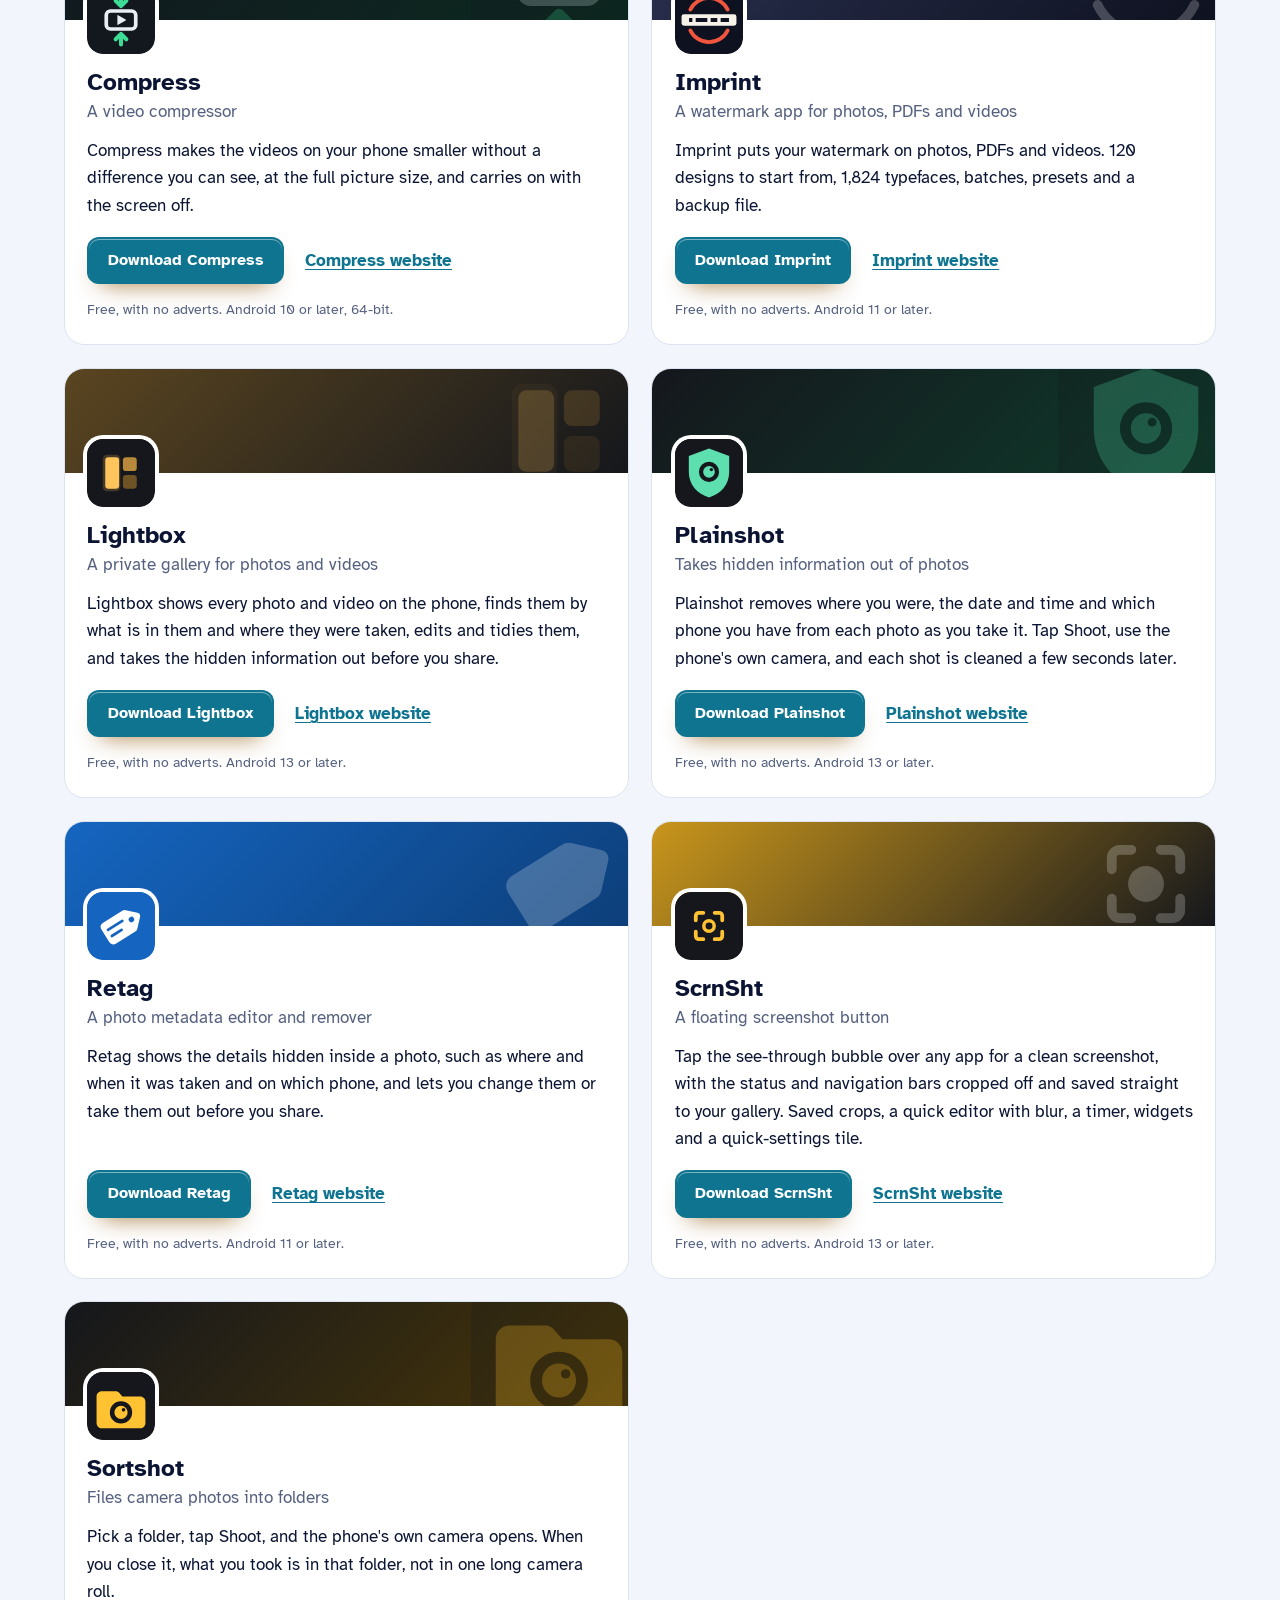
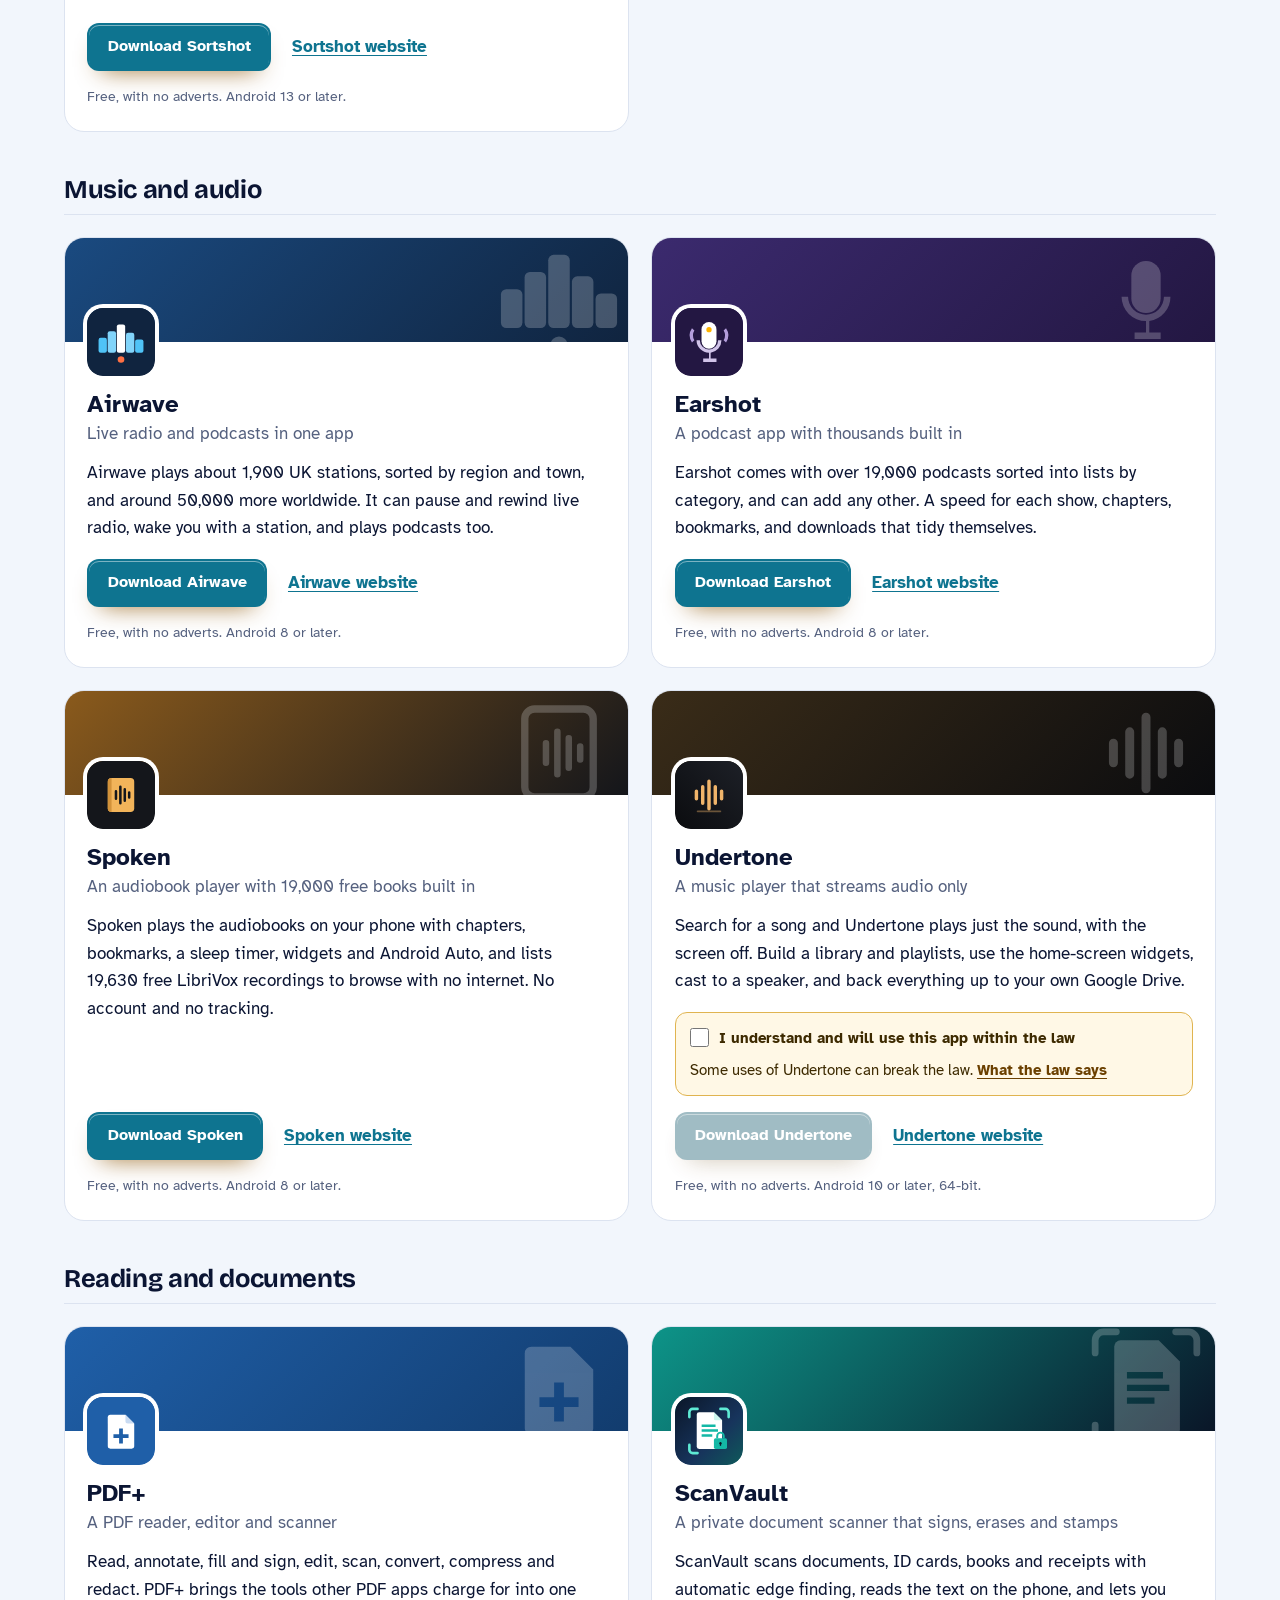
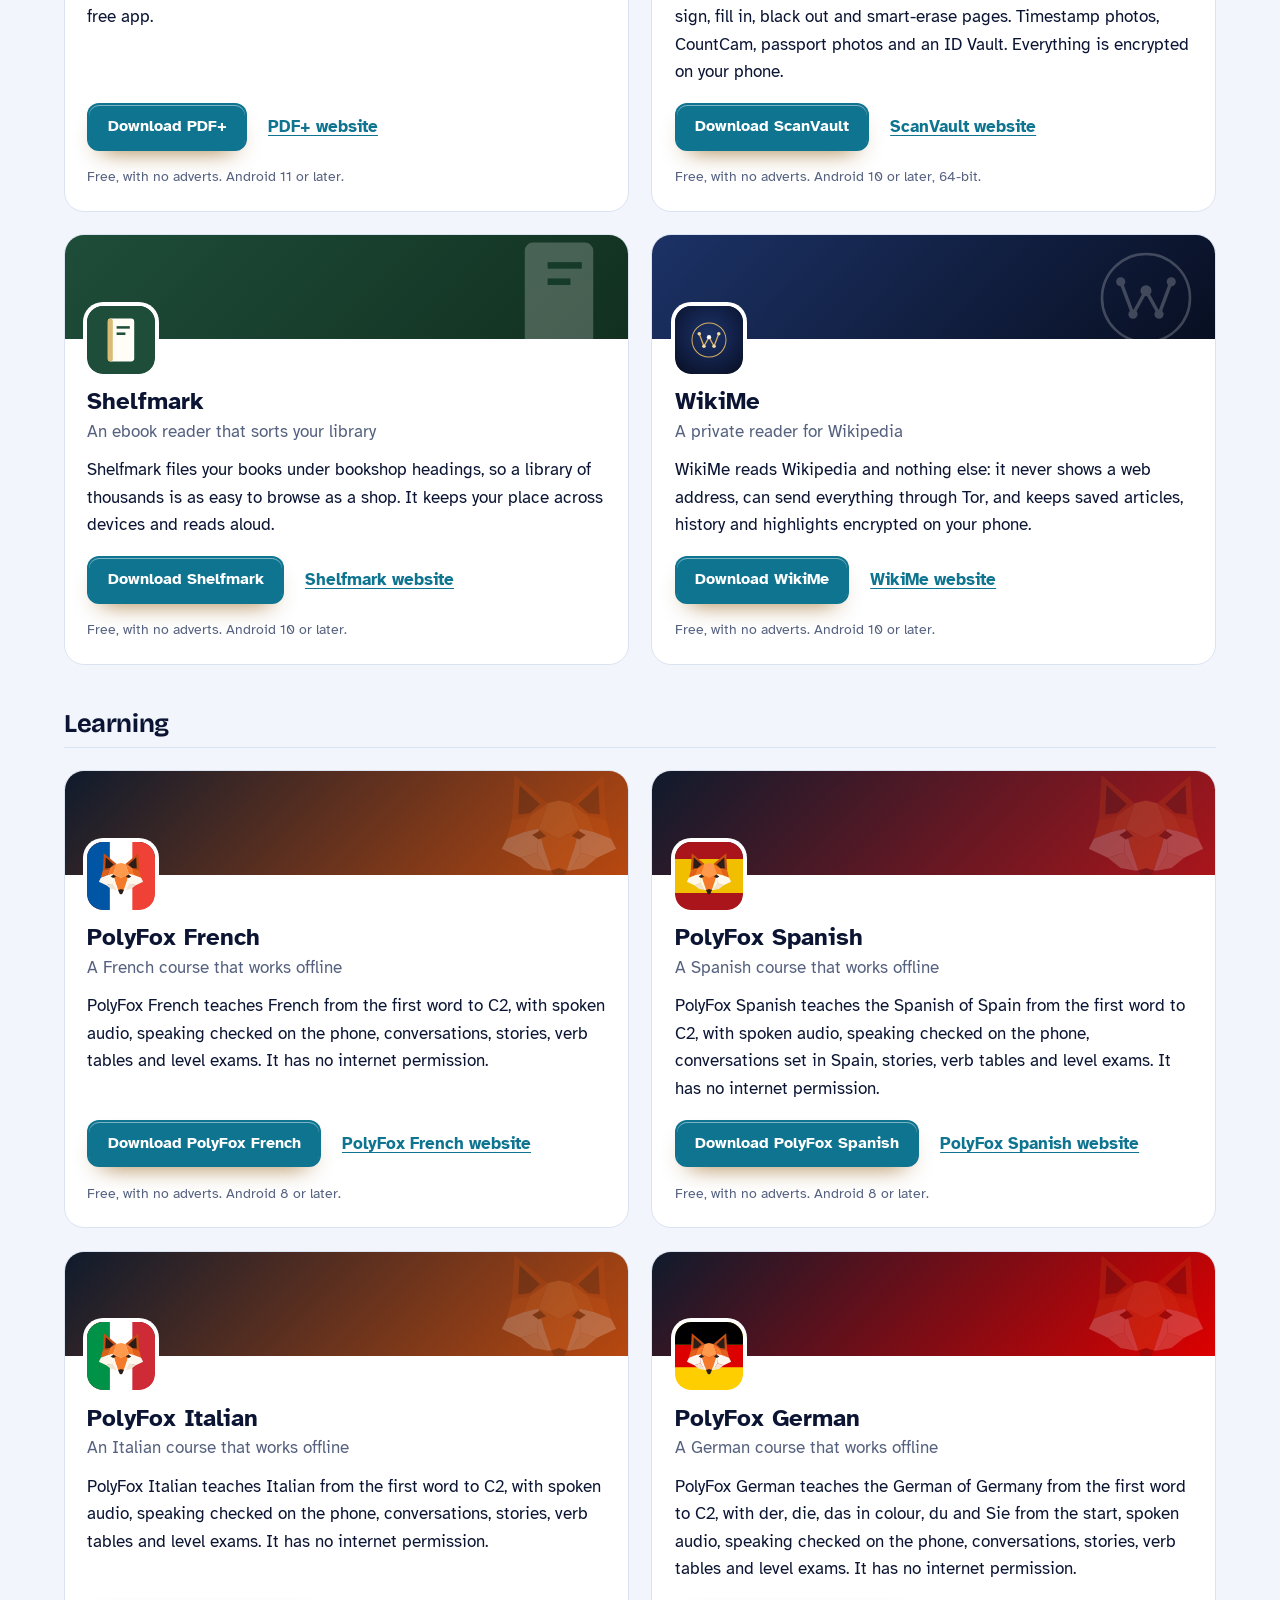
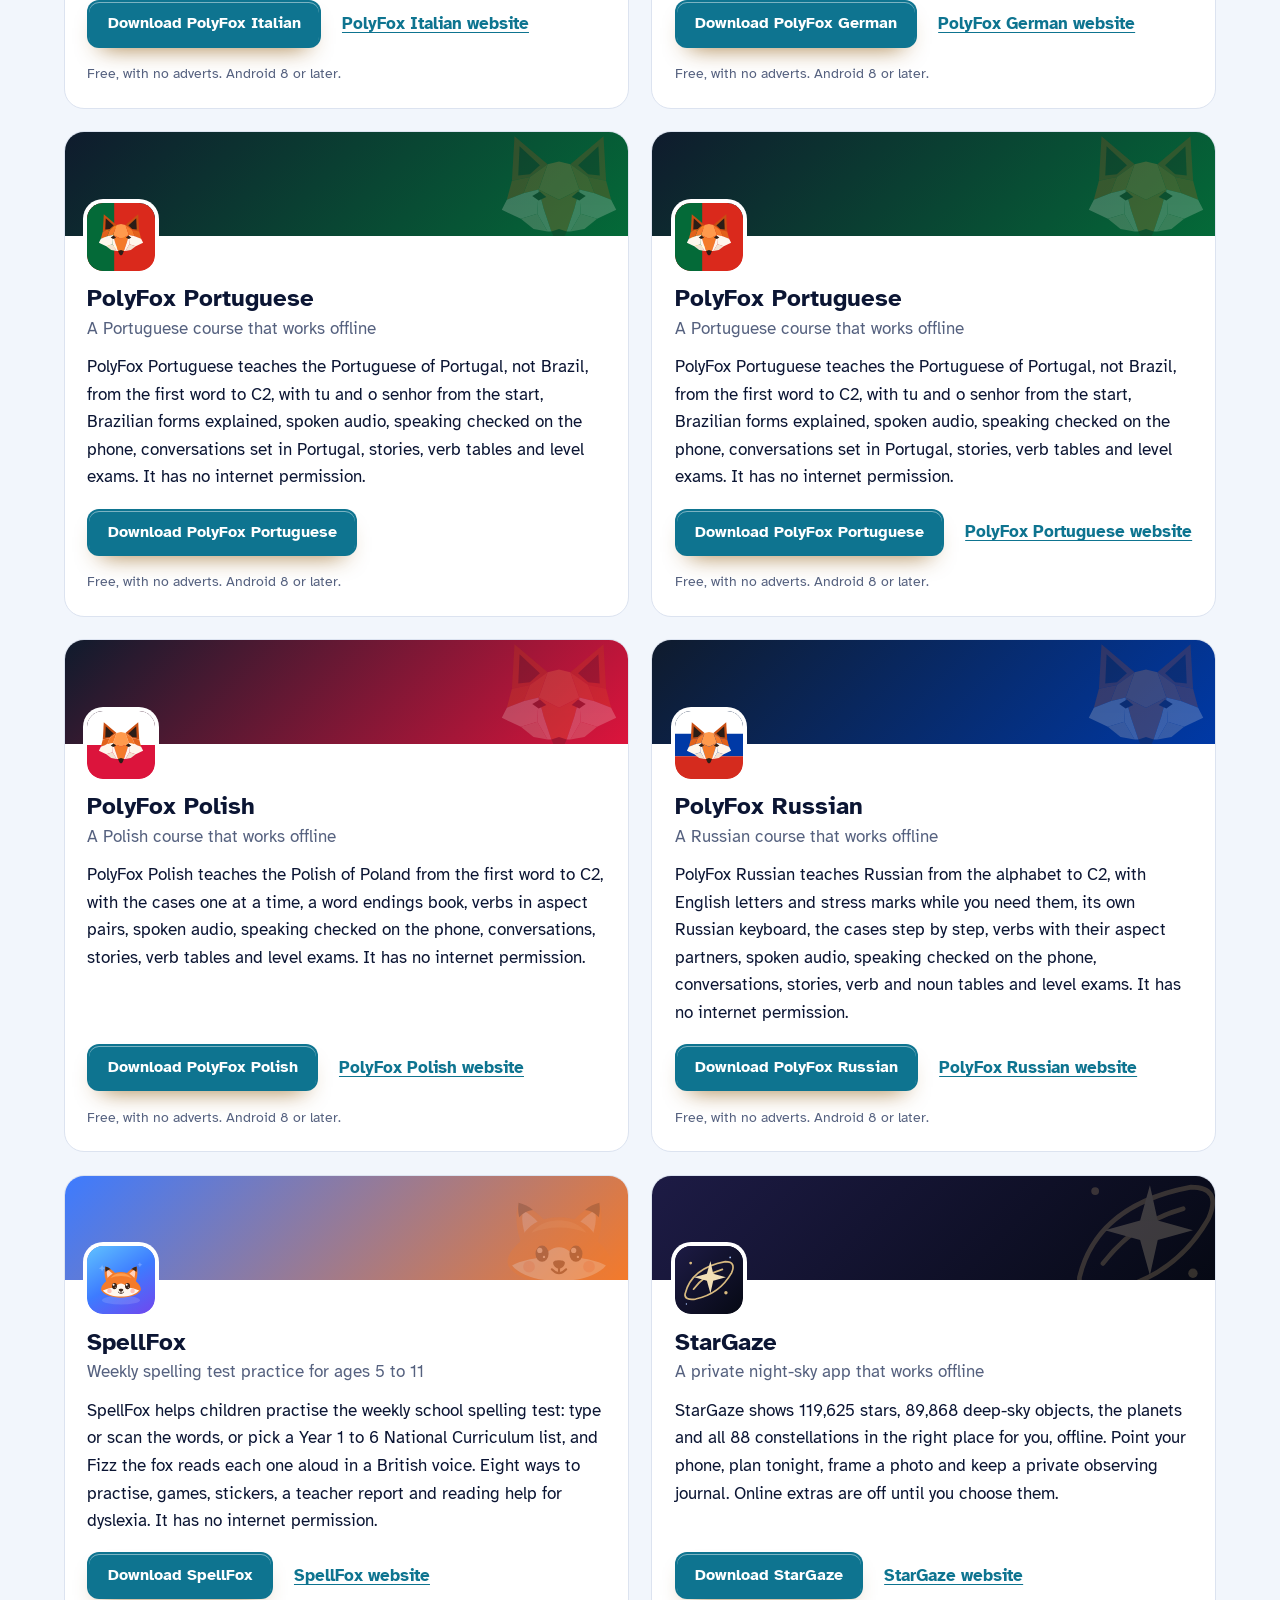
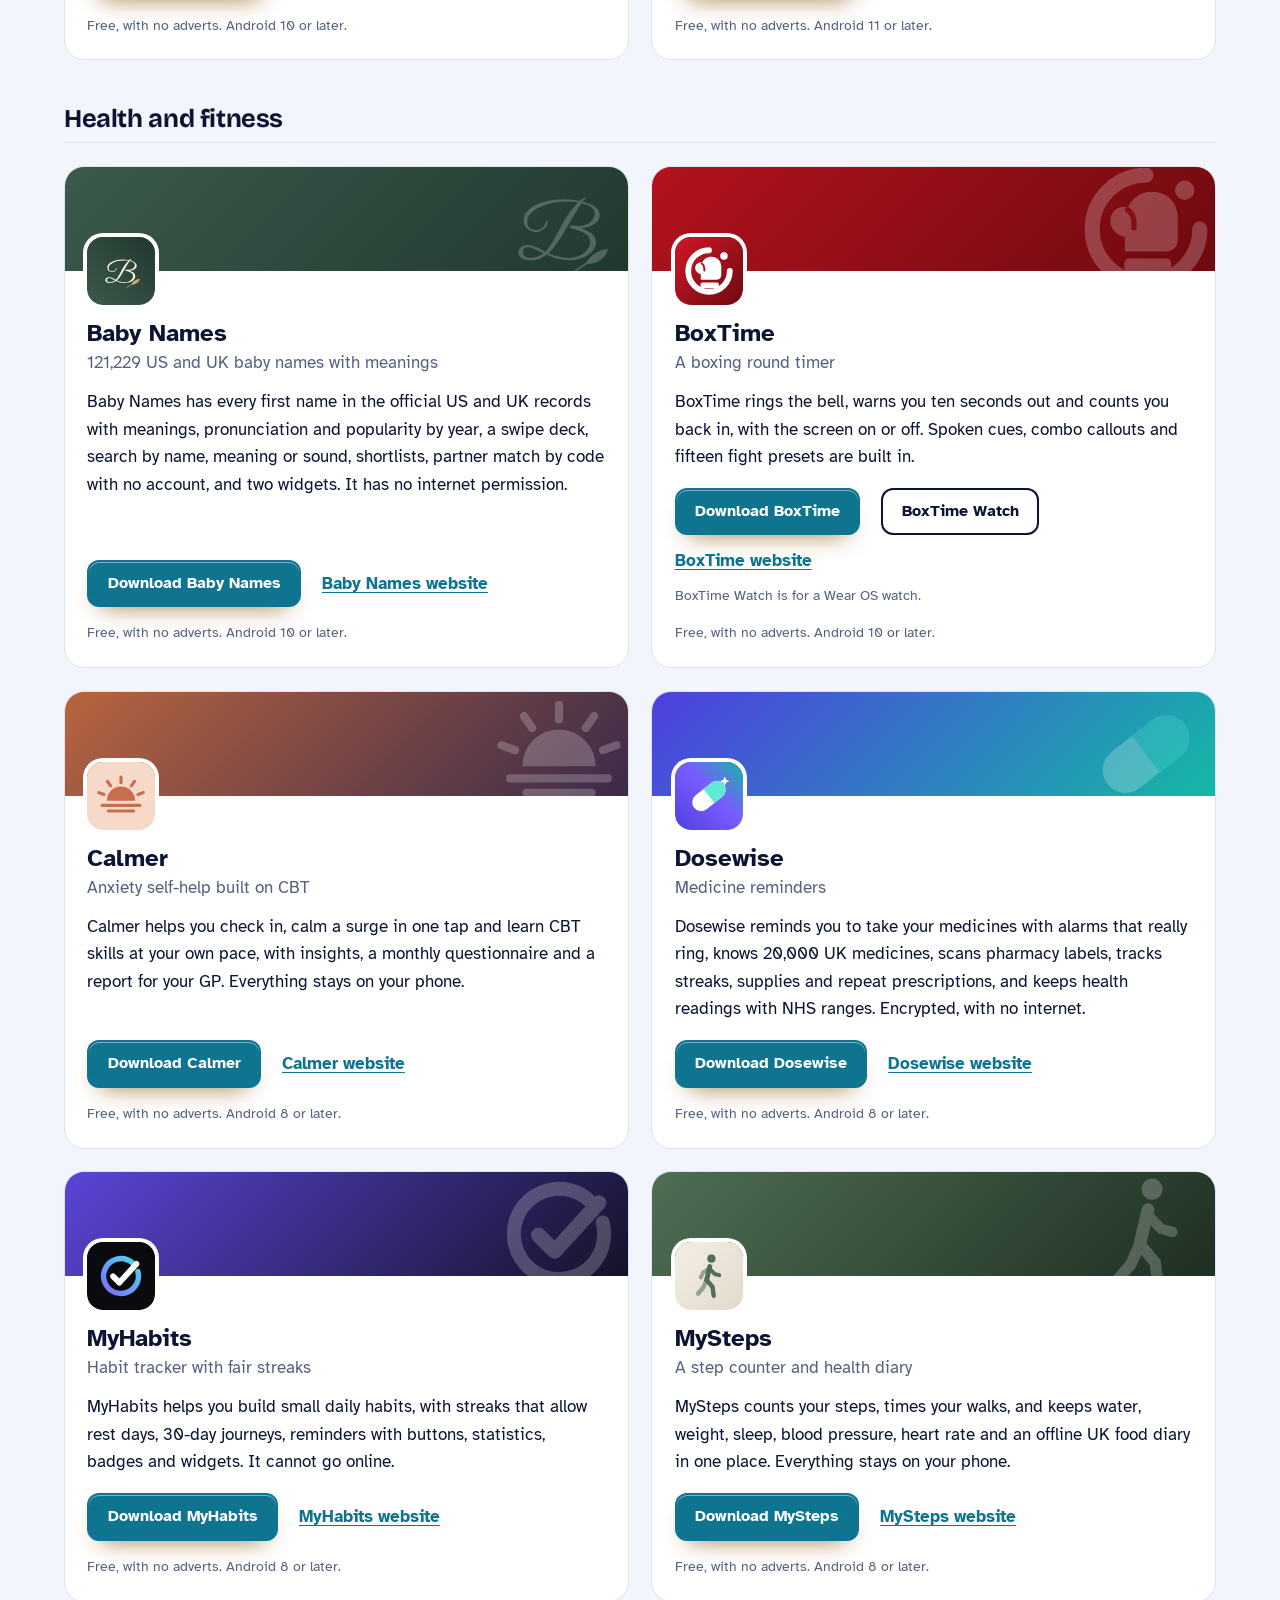
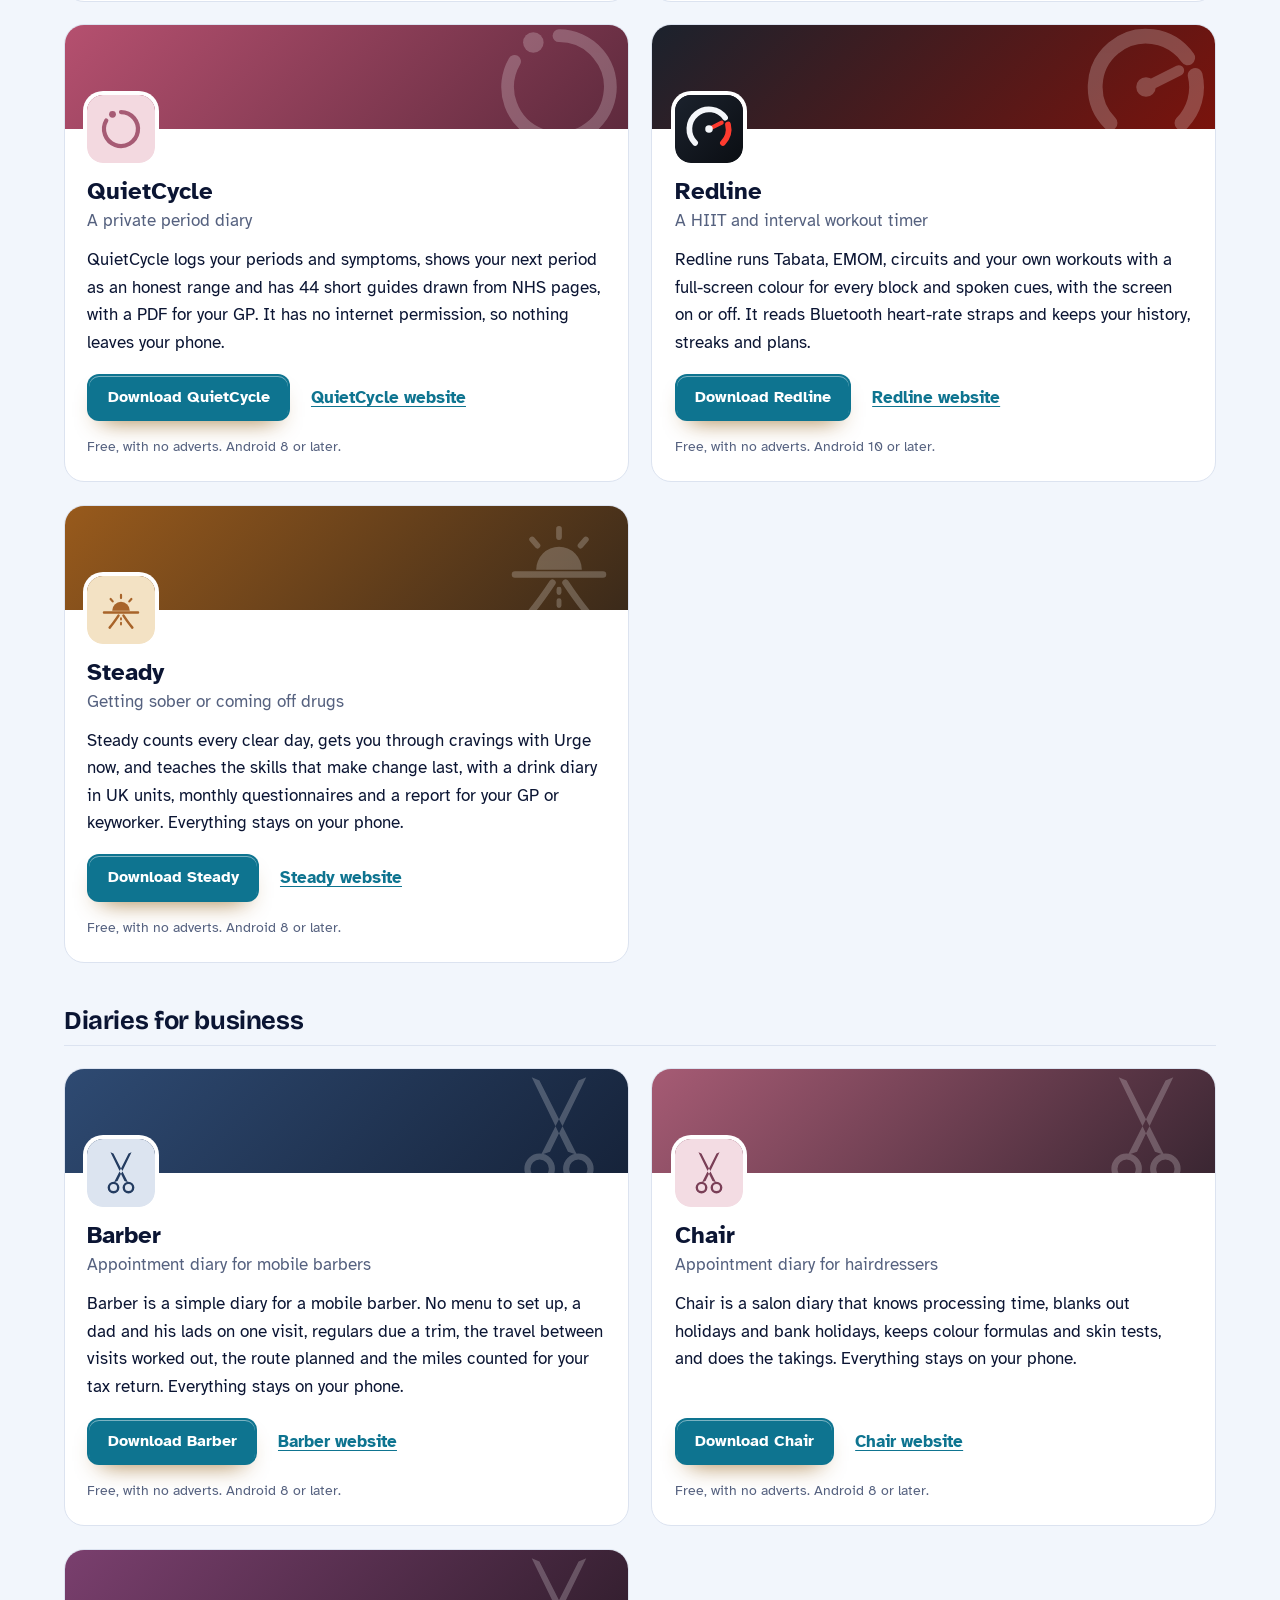
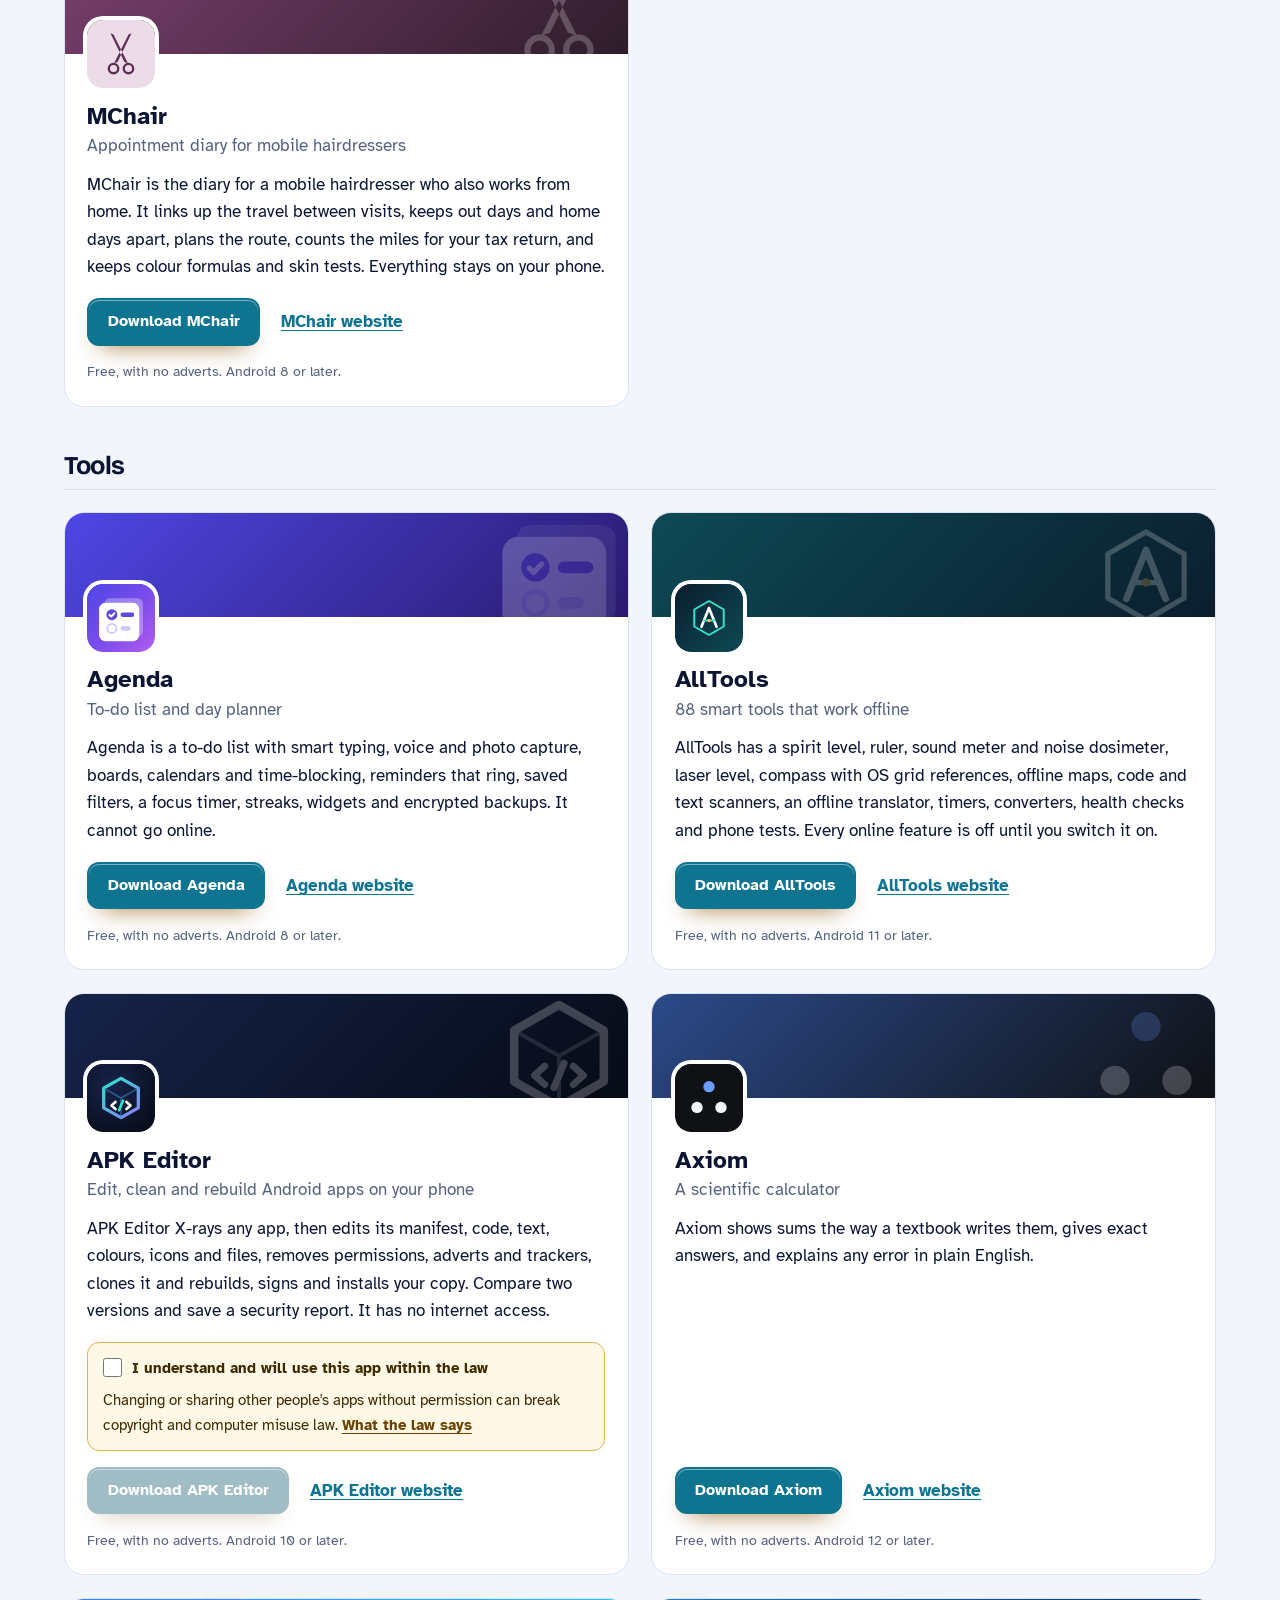
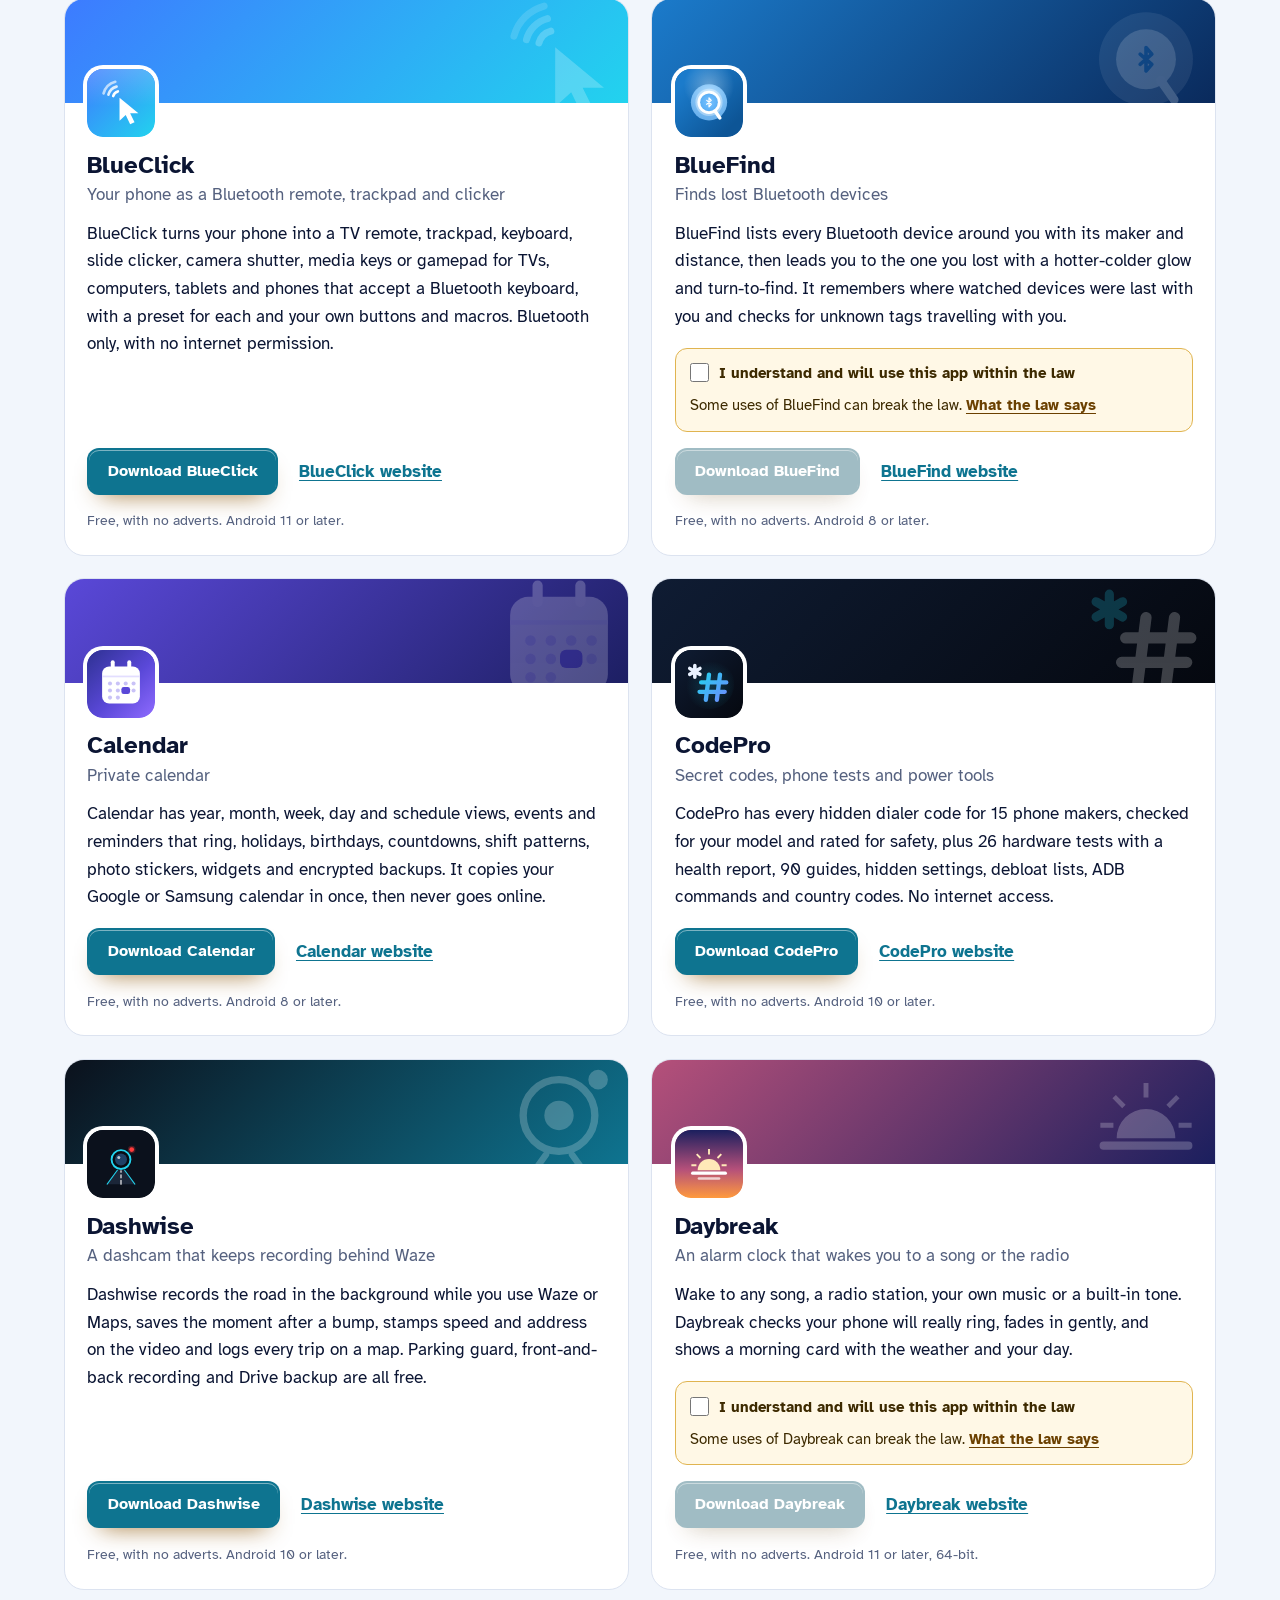
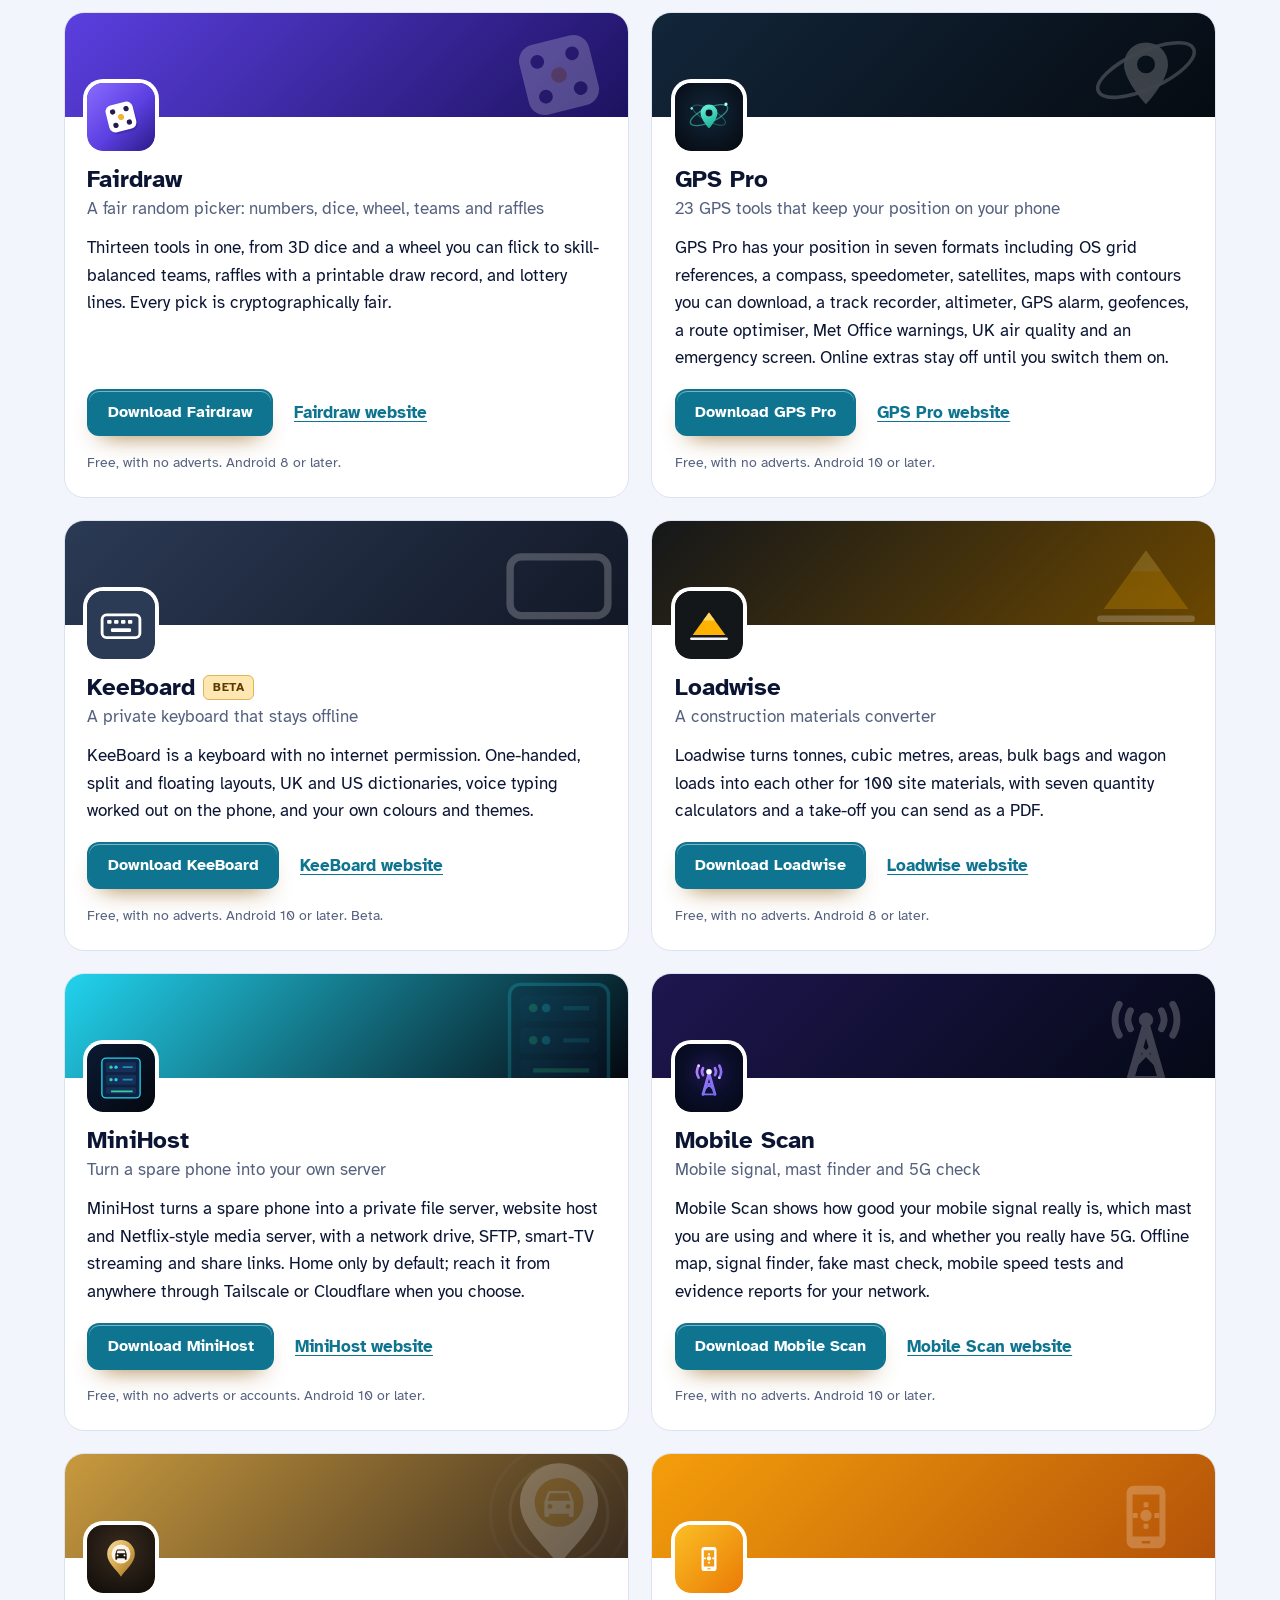
<file: more-apps.html>
<!DOCTYPE html>
<html lang="en-GB">
<head>
<meta charset="utf-8">
<meta name="viewport" content="width=device-width, initial-scale=1">
<title>More free Android apps from the maker of WiFi Scan</title>
<meta name="description" content="All 99 free Android apps from the maker of WiFi Scan, in one list by category, each with its download and a link to its website.">
<meta name="author" content="Jonathan Jackson">
<link rel="canonical" href="https://customgpter.github.io/wifiscan/more-apps.html">
<meta name="theme-color" content="#f2f6fc" media="(prefers-color-scheme: light)">
<meta name="theme-color" content="#060a17" media="(prefers-color-scheme: dark)">
<meta property="og:type" content="website">
<meta property="og:site_name" content="WiFi Scan">
<meta property="og:title" content="More free Android apps from the maker of WiFi Scan">
<meta property="og:description" content="All 99 free Android apps from the maker of WiFi Scan, in one list by category, each with its download and a link to its website.">
<meta property="og:url" content="https://customgpter.github.io/wifiscan/more-apps.html">
<meta property="og:image" content="https://customgpter.github.io/wifiscan/assets/og.png">
<meta property="og:image:width" content="1200">
<meta property="og:image:height" content="630">
<meta property="og:image:alt" content="WiFi Scan&#x27;s home screen: a network health score of 89 with signal, speed, delay, channel and security bars">
<meta property="og:locale" content="en_GB">
<meta name="twitter:card" content="summary_large_image">
<link rel="icon" href="./assets/favicon.svg" type="image/svg+xml">
<link rel="apple-touch-icon" href="./assets/apple-touch-icon.png">
<link rel="preload" href="./assets/fonts/bricolage-grotesque-latin.woff2" as="font" type="font/woff2" crossorigin>
<link rel="preload" href="./assets/fonts/atkinson-hyperlegible-latin-400-normal.woff2" as="font" type="font/woff2" crossorigin>
<link rel="stylesheet" href="./assets/site.css?v=1">
<link rel="stylesheet" href="./assets/house.css?v=1">
<script type="application/ld+json">{"@context":"https://schema.org","@type":"ItemList","name":"Apps from the maker of WiFi Scan","url":"https://customgpter.github.io/wifiscan/more-apps.html","itemListElement":[{"@type":"ListItem","position":1,"name":"AddTxt","url":"https://customgpter.github.io/addtxt/"},{"@type":"ListItem","position":2,"name":"Backdrop","url":"https://customgpter.github.io/backdrop/"},{"@type":"ListItem","position":3,"name":"CaptionVid","url":"https://customgpter.github.io/captionvid/"},{"@type":"ListItem","position":4,"name":"Clearcut","url":"https://customgpter.github.io/clearcut/"},{"@type":"ListItem","position":5,"name":"Compress","url":"https://customgpter.github.io/compress/"},{"@type":"ListItem","position":6,"name":"Imprint","url":"https://customgpter.github.io/imprint/"},{"@type":"ListItem","position":7,"name":"Lightbox","url":"https://customgpter.github.io/lightbox/"},{"@type":"ListItem","position":8,"name":"Plainshot","url":"https://customgpter.github.io/plainshot/"},{"@type":"ListItem","position":9,"name":"Retag","url":"https://customgpter.github.io/retag/"},{"@type":"ListItem","position":10,"name":"ScrnSht","url":"https://customgpter.github.io/scrnsht/"},{"@type":"ListItem","position":11,"name":"Sortshot","url":"https://customgpter.github.io/sortshot/"},{"@type":"ListItem","position":12,"name":"Airwave","url":"https://customgpter.github.io/airwave/"},{"@type":"ListItem","position":13,"name":"Earshot","url":"https://customgpter.github.io/earshot/"},{"@type":"ListItem","position":14,"name":"Spoken","url":"https://customgpter.github.io/spoken/"},{"@type":"ListItem","position":15,"name":"Undertone","url":"https://customgpter.github.io/undertone/"},{"@type":"ListItem","position":16,"name":"PDF+","url":"https://customgpter.github.io/pdfplus/"},{"@type":"ListItem","position":17,"name":"ScanVault","url":"https://customgpter.github.io/scanvault/"},{"@type":"ListItem","position":18,"name":"Shelfmark","url":"https://customgpter.github.io/shelfmark/"},{"@type":"ListItem","position":19,"name":"WikiMe","url":"https://customgpter.github.io/wikime/"},{"@type":"ListItem","position":20,"name":"PolyFox French","url":"https://customgpter.github.io/polyfox/"},{"@type":"ListItem","position":21,"name":"PolyFox German","url":"https://customgpter.github.io/polyfox-german/"},{"@type":"ListItem","position":22,"name":"PolyFox Portuguese","url":"https://customgpter.github.io/polyfox-portuguese/"},{"@type":"ListItem","position":23,"name":"PolyFox Polish","url":"https://customgpter.github.io/polyfox-polish/"},{"@type":"ListItem","position":24,"name":"PolyFox Russian","url":"https://customgpter.github.io/polyfox-russian/"},{"@type":"ListItem","position":25,"name":"SpellFox","url":"https://customgpter.github.io/spellfox/"},{"@type":"ListItem","position":26,"name":"StarGaze","url":"https://customgpter.github.io/stargaze/"},{"@type":"ListItem","position":27,"name":"Baby Names","url":"https://customgpter.github.io/babynames/"},{"@type":"ListItem","position":28,"name":"BoxTime","url":"https://customgpter.github.io/boxtime/"},{"@type":"ListItem","position":29,"name":"Calmer","url":"https://customgpter.github.io/calmer/"},{"@type":"ListItem","position":30,"name":"Dosewise","url":"https://customgpter.github.io/dosewise/"},{"@type":"ListItem","position":31,"name":"MyHabits","url":"https://customgpter.github.io/myhabits/"},{"@type":"ListItem","position":32,"name":"MySteps","url":"https://customgpter.github.io/mysteps/"},{"@type":"ListItem","position":33,"name":"QuietCycle","url":"https://customgpter.github.io/quietcycle/"},{"@type":"ListItem","position":34,"name":"Redline","url":"https://customgpter.github.io/redline/"},{"@type":"ListItem","position":35,"name":"Steady","url":"https://customgpter.github.io/steady/"},{"@type":"ListItem","position":36,"name":"Barber","url":"https://customgpter.github.io/barber/"},{"@type":"ListItem","position":37,"name":"Chair","url":"https://customgpter.github.io/chair/"},{"@type":"ListItem","position":38,"name":"MChair","url":"https://customgpter.github.io/mchair/"},{"@type":"ListItem","position":39,"name":"Agenda","url":"https://customgpter.github.io/agenda/"},{"@type":"ListItem","position":40,"name":"AllTools","url":"https://customgpter.github.io/alltools/"},{"@type":"ListItem","position":41,"name":"APK Editor","url":"https://customgpter.github.io/apkeditor/"},{"@type":"ListItem","position":42,"name":"Axiom","url":"https://customgpter.github.io/axiom/"},{"@type":"ListItem","position":43,"name":"BlueClick","url":"https://customgpter.github.io/blueclick/"},{"@type":"ListItem","position":44,"name":"BlueFind","url":"https://customgpter.github.io/bluefind/"},{"@type":"ListItem","position":45,"name":"Calendar","url":"https://customgpter.github.io/calendar/"},{"@type":"ListItem","position":46,"name":"CodePro","url":"https://customgpter.github.io/codepro/"},{"@type":"ListItem","position":47,"name":"Dashwise","url":"https://customgpter.github.io/dashwise/"},{"@type":"ListItem","position":48,"name":"Daybreak","url":"https://customgpter.github.io/daybreak/"},{"@type":"ListItem","position":49,"name":"Fairdraw","url":"https://customgpter.github.io/fairdraw/"},{"@type":"ListItem","position":50,"name":"GPS Pro","url":"https://customgpter.github.io/gpspro/"},{"@type":"ListItem","position":51,"name":"KeeBoard","url":"https://customgpter.github.io/keeboard/"},{"@type":"ListItem","position":52,"name":"Loadwise","url":"https://customgpter.github.io/loadwise/"},{"@type":"ListItem","position":53,"name":"MiniHost","url":"https://customgpter.github.io/minihost/"},{"@type":"ListItem","position":54,"name":"Mobile Scan","url":"https://customgpter.github.io/mobilescan/"},{"@type":"ListItem","position":55,"name":"Parkwise","url":"https://customgpter.github.io/parkwise/"},{"@type":"ListItem","position":56,"name":"Pocketmind","url":"https://customgpter.github.io/pocketmind/"},{"@type":"ListItem","position":57,"name":"Refine","url":"https://customgpter.github.io/refine/"},{"@type":"ListItem","position":58,"name":"Shiftwise","url":"https://customgpter.github.io/shiftwise/"},{"@type":"ListItem","position":59,"name":"SimpleCalc","url":"https://customgpter.github.io/simplecalc/"},{"@type":"ListItem","position":60,"name":"Skyline","url":"https://customgpter.github.io/skyline/"},{"@type":"ListItem","position":61,"name":"Slipway","url":"https://customgpter.github.io/slipway/"},{"@type":"ListItem","position":62,"name":"Tagger","url":"https://customgpter.github.io/tagger/"},{"@type":"ListItem","position":63,"name":"TotalClean","url":"https://customgpter.github.io/totalclean/"},{"@type":"ListItem","position":64,"name":"TVLink","url":"https://customgpter.github.io/tvlink/"},{"@type":"ListItem","position":65,"name":"Unbox","url":"https://customgpter.github.io/unbox/"},{"@type":"ListItem","position":66,"name":"WhatsKeep","url":"https://customgpter.github.io/whatskeep/"},{"@type":"ListItem","position":67,"name":"WiFi Scan","url":"https://customgpter.github.io/wifiscan/"},{"@type":"ListItem","position":68,"name":"Auditly","url":"https://customgpter.github.io/auditly/"},{"@type":"ListItem","position":69,"name":"Backchannel","url":"https://customgpter.github.io/backchannel/"},{"@type":"ListItem","position":70,"name":"ENotes","url":"https://customgpter.github.io/enotes/"},{"@type":"ListItem","position":71,"name":"FindMe","url":"https://customgpter.github.io/findme/"},{"@type":"ListItem","position":72,"name":"iLock","url":"https://customgpter.github.io/ilock/"},{"@type":"ListItem","position":73,"name":"ImSafe","url":"https://customgpter.github.io/imsafe/"},{"@type":"ListItem","position":74,"name":"IShred","url":"https://customgpter.github.io/ishred/"},{"@type":"ListItem","position":75,"name":"LockBox","url":"https://customgpter.github.io/lockbox/"},{"@type":"ListItem","position":76,"name":"PassVault","url":"https://customgpter.github.io/passvault/"},{"@type":"ListItem","position":77,"name":"SpyFind","url":"https://customgpter.github.io/spyfind/"},{"@type":"ListItem","position":78,"name":"TextWipe","url":"https://customgpter.github.io/textwipe/"},{"@type":"ListItem","position":79,"name":"Tracewire","url":"https://customgpter.github.io/tracewire/"},{"@type":"ListItem","position":80,"name":"Vigil","url":"https://customgpter.github.io/vigil/"},{"@type":"ListItem","position":81,"name":"Grab","url":"https://customgpter.github.io/grab/"},{"@type":"ListItem","position":82,"name":"Swarm","url":"https://customgpter.github.io/swarm/"},{"@type":"ListItem","position":83,"name":"Plane Games","url":"https://customgpter.github.io/plane-games/"},{"@type":"ListItem","position":84,"name":"Ninefold","url":"https://customgpter.github.io/ninefold/"},{"@type":"ListItem","position":85,"name":"Cubewise","url":"https://customgpter.github.io/cubewise/"},{"@type":"ListItem","position":86,"name":"Tilewise","url":"https://customgpter.github.io/tilewise/"},{"@type":"ListItem","position":87,"name":"Letterwise","url":"https://customgpter.github.io/letterwise/"},{"@type":"ListItem","position":88,"name":"Kingside","url":"https://customgpter.github.io/kingside/"},{"@type":"ListItem","position":89,"name":"Deckhand","url":"https://customgpter.github.io/deckhand/"},{"@type":"ListItem","position":90,"name":"SNESForge","url":"https://customgpter.github.io/snesforge/"},{"@type":"ListItem","position":91,"name":"Fame Boy","url":"https://customgpter.github.io/fameboy/"},{"@type":"ListItem","position":92,"name":"PSPPro","url":"https://customgpter.github.io/psppro/"},{"@type":"ListItem","position":93,"name":"MegaGen","url":"https://customgpter.github.io/megagen/"},{"@type":"ListItem","position":94,"name":"QVR","url":"https://customgpter.github.io/qvr/"},{"@type":"ListItem","position":95,"name":"QVR Watch","url":"https://customgpter.github.io/qvr-watch/"},{"@type":"ListItem","position":96,"name":"QVRLite","url":"https://customgpter.github.io/qvrlite/"},{"@type":"ListItem","position":97,"name":"Onionz","url":"https://customgpter.github.io/onionz/"},{"@type":"ListItem","position":98,"name":"OnionzWeb","url":"https://customgpter.github.io/onionzweb/"}]}</script>
<link rel="stylesheet" href="./assets/apps-list.css?v=1">
<script src="./assets/apps-list.js?v=1" defer></script>
</head>
<body>
<a class="skip" href="#main">Skip to content</a>
<header class="masthead">
<div class="wrap">
<a class="brand" href="./" aria-label="WiFi Scan home"><svg viewBox="0 0 108 108" aria-hidden="true"><defs><radialGradient id="wsa" gradientUnits="userSpaceOnUse" cx="54" cy="44" r="80"><stop offset="0" stop-color="#13285A"/><stop offset="1" stop-color="#050916"/></radialGradient><linearGradient id="wsb" gradientUnits="userSpaceOnUse" x1="24" y1="40" x2="84" y2="40"><stop offset="0" stop-color="#22D3EE"/><stop offset="1" stop-color="#3B82F6"/></linearGradient></defs><rect width="108" height="108" rx="24" fill="url(#wsa)"/><circle cx="54" cy="54" r="34" fill="#fff" fill-opacity=".08"/><g fill="none" stroke="url(#wsb)" stroke-width="6.2" stroke-linecap="round"><path d="M46.93 62.93A10 10 0 0 1 61.07 62.93"/><path d="M39.86 55.86A20 20 0 0 1 68.14 55.86"/><path d="M32.79 48.79A30 30 0 0 1 75.21 48.79"/></g><circle cx="54" cy="70" r="4.6" fill="#fff"/><circle cx="32.79" cy="48.79" r="2.2" fill="#67E8F9"/><circle cx="75.21" cy="48.79" r="2.2" fill="#93C5FD"/></svg><span>WiFi Scan</span></a>
<nav aria-label="Main"><ul><li><a href="./#features">Features</a></li><li><a href="./compare.html">Compare</a></li><li><a href="./releases.html">Releases</a></li><li><a class="more-apps" href="./more-apps.html" aria-current="page"><svg class="ico" viewBox="0 0 24 24" aria-hidden="true"><rect x="4" y="4" width="6.5" height="6.5" rx="1.6"/><rect x="13.5" y="4" width="6.5" height="6.5" rx="1.6"/><rect x="4" y="13.5" width="6.5" height="6.5" rx="1.6"/><rect x="13.5" y="13.5" width="6.5" height="6.5" rx="1.6"/></svg>More apps</a></li></ul></nav>
<a class="button small" href="./#download"><svg class="ico" viewBox="0 0 24 24" aria-hidden="true"><path d="M12 4v11"/><path d="M7 10.5l5 5 5-5"/><path d="M5 20h14"/></svg>Download</a>
</div>
</header>
<main id="main" class="doc">
<div class="wrap">
<div class="measure">
<h1>More apps</h1>
<p class="lede">WiFi Scan has siblings. Each is an Android app by the same developer, free, with no adverts and nothing to unlock. Each button downloads the newest app file straight from that app's own page on GitHub.</p>
</div>
<!-- apps:start -->
<nav class="mapps-jump" aria-label="App groups"><ul><li><a href="#apps-photo">Photo and video</a></li><li><a href="#apps-audio">Music and audio</a></li><li><a href="#apps-reading">Reading and documents</a></li><li><a href="#apps-learning">Learning</a></li><li><a href="#apps-health">Health and fitness</a></li><li><a href="#apps-diaries">Diaries for business</a></li><li><a href="#apps-tools">Tools</a></li><li><a href="#apps-security">Security and privacy</a></li><li><a href="#apps-downloads">Downloads</a></li><li><a href="#apps-games">Games</a></li><li><a href="#apps-testing">In beta</a></li></ul></nav>
<div class="mapps-group" role="group" aria-labelledby="apps-photo"><h2 class="mapps-cat" id="apps-photo">Photo and video</h2>
<ul class="mapps"><li class="mapp" style="--b:#0b0c0f;--b2:#3f5208"><div class="mapp-cover" aria-hidden="true"><svg viewBox="0 0 108 108"><path fill="#fff" d="M24 22h60v17H63v49H45V39H24z"/></svg></div><div class="mapp-body"><svg class="mapp-icon" viewBox="0 0 108 108" aria-hidden="true"><rect width="108" height="108" rx="24" fill="#0b0c0f"/><path fill="#d4ff3a" d="M29 58h50a5 5 0 0 1 5 5v8a5 5 0 0 1-5 5H29a5 5 0 0 1-5-5v-8a5 5 0 0 1 5-5z"/><path fill="#fff" d="M33 32h32v9H54v31H44V41H33z"/><path fill="#d4ff3a" d="M72 30h4v28h-4z"/><path fill="#0b0c0f" d="M72 58h4v14h-4z"/></svg><h3>AddTxt</h3><p class="mapp-kind">Puts text on photos</p><p class="mapp-say">AddTxt adds text to photos with 1,939 fonts, ready-made styles, layers, shapes, stickers and a pen. Style single words, run text along any line, and put the same title block on a batch of photos.</p><p class="mapp-go"><a class="button" href="https://github.com/CustomGPTer/addtxt/releases/latest/download/AddTxt.apk">Download AddTxt</a><a class="mapp-site" href="https://customgpter.github.io/addtxt/">AddTxt website</a></p><p class="mapp-needs">Free, with no adverts. Android 11 or later.</p></div></li>
<li class="mapp" style="--b:#5a48d6;--b2:#1a1c55"><div class="mapp-cover" aria-hidden="true"><svg viewBox="0 0 108 108"><g transform="translate(54 58) scale(1.3) translate(-54 -58)"><rect x="38" y="30" width="32" height="52" rx="6" fill="#fff" fill-opacity=".3" transform="rotate(-16 54 58)"/><rect x="38" y="30" width="32" height="52" rx="6" fill="#fff" fill-opacity=".6" transform="rotate(-6 54 58)"/><g transform="rotate(6 54 58)"><rect x="38" y="30" width="32" height="52" rx="6" fill="#fff"/><path d="M41 68l9-11 6 7 4-4 7 8v8a4 4 0 0 1-4 4H45a4 4 0 0 1-4-4z" fill="#4d45c9"/><circle cx="60" cy="44" r="4.5" fill="#FFB86B"/></g></g></svg></div><div class="mapp-body"><svg class="mapp-icon" viewBox="0 0 108 108" aria-hidden="true"><defs><linearGradient id="i-backdrop-mapp-cc" x1="0" y1="0" x2="1" y2="1"><stop offset="0" stop-color="#9c8bff"/><stop offset=".55" stop-color="#4d45c9"/><stop offset="1" stop-color="#1a1c55"/></linearGradient></defs><rect width="108" height="108" rx="24" fill="url(#i-backdrop-mapp-cc)"/><g transform="translate(54 58) scale(1.3) translate(-54 -58)"><rect x="38" y="30" width="32" height="52" rx="6" fill="#fff" fill-opacity=".3" transform="rotate(-16 54 58)"/><rect x="38" y="30" width="32" height="52" rx="6" fill="#fff" fill-opacity=".6" transform="rotate(-6 54 58)"/><g transform="rotate(6 54 58)"><rect x="38" y="30" width="32" height="52" rx="6" fill="#fff"/><path d="M41 68l9-11 6 7 4-4 7 8v8a4 4 0 0 1-4 4H45a4 4 0 0 1-4-4z" fill="#4d45c9"/><circle cx="60" cy="44" r="4.5" fill="#FFB86B"/></g></g></svg><h3>Backdrop</h3><p class="mapp-kind">A private wallpaper changer</p><p class="mapp-say">Choose 1 to 25 of your own photos and a new one fades in every time you unlock. Frame each one as you add it, switch to Safe Mode in one tap, and nothing ever leaves your phone: it has no internet access at all.</p><p class="mapp-go"><a class="button" href="https://github.com/CustomGPTer/backdrop/releases/latest/download/Backdrop.apk">Download Backdrop</a><a class="mapp-site" href="https://customgpter.github.io/backdrop/">Backdrop website</a></p><p class="mapp-needs">Free, with no adverts. Android 8 or later.</p></div></li>
<li class="mapp" style="--b:#ff6a4d;--b2:#1a1020"><div class="mapp-cover" aria-hidden="true"><svg viewBox="0 0 108 108"><g transform="translate(54 54) scale(1.3) translate(-54 -54)"><path d="M38,34 h32 a8,8 0 0 1 8,8 v24 a8,8 0 0 1 -8,8 h-32 a8,8 0 0 1 -8,-8 v-24 a8,8 0 0 1 8,-8 z" fill="none" stroke="#fff" stroke-width="4"/><path d="M49,42 L61,49 L49,56 Z" fill="#fff"/><path d="M39,61 h14 a2.5,2.5 0 0 1 0,5 h-14 a2.5,2.5 0 0 1 0,-5 z" fill="#fff"/><path d="M57,61 h12 a2.5,2.5 0 0 1 0,5 h-12 a2.5,2.5 0 0 1 0,-5 z" fill="#ffffff"/></g></svg></div><div class="mapp-body"><svg class="mapp-icon" viewBox="0 0 108 108" aria-hidden="true"><defs><linearGradient id="i-captionvid-cvbg" x1="0" y1="0" x2="1" y2="1"><stop offset="0" stop-color="#ff4d6d"/><stop offset=".55" stop-color="#ff7a45"/><stop offset="1" stop-color="#ffb547"/></linearGradient></defs><rect width="108" height="108" rx="24" fill="url(#i-captionvid-cvbg)"/><g transform="translate(54 54) scale(1.3) translate(-54 -54)"><path d="M38,34 h32 a8,8 0 0 1 8,8 v24 a8,8 0 0 1 -8,8 h-32 a8,8 0 0 1 -8,-8 v-24 a8,8 0 0 1 8,-8 z" fill="none" stroke="#fff" stroke-width="4"/><path d="M49,42 L61,49 L49,56 Z" fill="#fff"/><path d="M39,61 h14 a2.5,2.5 0 0 1 0,5 h-14 a2.5,2.5 0 0 1 0,-5 z" fill="#fff"/><path d="M57,61 h12 a2.5,2.5 0 0 1 0,5 h-12 a2.5,2.5 0 0 1 0,-5 z" fill="#1a1020"/></g></svg><h3>CaptionVid</h3><p class="mapp-kind">Auto captions for your videos, made on your phone</p><p class="mapp-say">CaptionVid writes word-by-word captions for your videos in the background, with 45 animated looks, 171 fonts, silence cutting, translation and subtitle files. Speech recognition runs on the phone: no upload, no account.</p><p class="mapp-go"><a class="button" href="https://github.com/CustomGPTer/captionvid/releases/latest/download/CaptionVid.apk">Download CaptionVid</a><a class="mapp-site" href="https://customgpter.github.io/captionvid/">CaptionVid website</a></p><p class="mapp-needs">Free, with no adverts or watermark. Android 10 or later.</p></div></li><li class="mapp" style="--b:#5b50f0;--b2:#2a2378"><div class="mapp-cover" aria-hidden="true"><svg viewBox="0 0 108 108"><circle cx="54" cy="41" r="10.5" fill="#fff"/><path d="M34 78c0-14.5 8.5-23 20-23s20 8.5 20 23z" fill="#fff"/><path d="M27 41V27h14M67 27h14v14M27 67v14h14M67 81h14V67" fill="none" stroke="#fff" stroke-width="5" stroke-linecap="round" stroke-linejoin="round"/></svg></div><div class="mapp-body"><svg class="mapp-icon" viewBox="0 0 108 108" aria-hidden="true"><defs><linearGradient id="i-clearcut-mapp-cc" x1="0" y1="0" x2="1" y2="1"><stop offset="0" stop-color="#5b50f0"/><stop offset="1" stop-color="#2a2378"/></linearGradient></defs><rect width="108" height="108" rx="24" fill="url(#i-clearcut-mapp-cc)"/><circle cx="54" cy="41" r="10.5" fill="#fff"/><path d="M34 78c0-14.5 8.5-23 20-23s20 8.5 20 23z" fill="#fff"/><path d="M27 41V27h14M67 27h14v14M27 67v14h14M67 81h14V67" fill="none" stroke="#fff" stroke-width="5" stroke-linecap="round" stroke-linejoin="round"/></svg><h3>Clearcut</h3><p class="mapp-kind">A background remover that works on your phone</p><p class="mapp-say">One tap cuts the subject out of a photo, and hand tools tidy the rest. Save it see-through, put something new behind it, or make it a WhatsApp sticker. Your photos are never uploaded.</p><p class="mapp-go"><a class="button" href="https://github.com/CustomGPTer/clearcut/releases/latest/download/Clearcut.apk">Download Clearcut</a><a class="mapp-site" href="https://customgpter.github.io/clearcut/">Clearcut website</a></p><p class="mapp-needs">Free, with no adverts. Android 10 or later, 64-bit.</p></div></li>
<li class="mapp" style="--b:#12181e;--b2:#0c2a20"><div class="mapp-cover" aria-hidden="true"><svg viewBox="0 0 108 108"><rect width="108" height="108" rx="24" fill="#12181e"/><g transform="translate(54 54) scale(1.3) translate(-54 -54)"><path fill="none" stroke="#e9eef3" stroke-width="4.5" stroke-linejoin="round" d="M41 43h26a5 5 0 0 1 5 5v12a5 5 0 0 1-5 5H41a5 5 0 0 1-5-5V48a5 5 0 0 1 5-5z"/><path fill="#e9eef3" d="M50.5 48.2l9.2 5.3a.6.6 0 0 1 0 1l-9.2 5.3a.6.6 0 0 1-.9-.5V48.7a.6.6 0 0 1 .9-.5z"/><path fill="none" stroke="#3ddc97" stroke-width="5" stroke-linecap="round" stroke-linejoin="round" d="M54 24v12M47.5 30.5 54 37l6.5-6.5M54 84V72M47.5 77.5 54 71l6.5 6.5"/></g></svg></div><div class="mapp-body"><svg class="mapp-icon" viewBox="0 0 108 108" aria-hidden="true"><rect width="108" height="108" rx="24" fill="#12181e"/><g transform="translate(54 54) scale(1.3) translate(-54 -54)"><path fill="none" stroke="#e9eef3" stroke-width="4.5" stroke-linejoin="round" d="M41 43h26a5 5 0 0 1 5 5v12a5 5 0 0 1-5 5H41a5 5 0 0 1-5-5V48a5 5 0 0 1 5-5z"/><path fill="#e9eef3" d="M50.5 48.2l9.2 5.3a.6.6 0 0 1 0 1l-9.2 5.3a.6.6 0 0 1-.9-.5V48.7a.6.6 0 0 1 .9-.5z"/><path fill="none" stroke="#3ddc97" stroke-width="5" stroke-linecap="round" stroke-linejoin="round" d="M54 24v12M47.5 30.5 54 37l6.5-6.5M54 84V72M47.5 77.5 54 71l6.5 6.5"/></g></svg><h3>Compress</h3><p class="mapp-kind">A video compressor</p><p class="mapp-say">Compress makes the videos on your phone smaller without a difference you can see, at the full picture size, and carries on with the screen off.</p><p class="mapp-go"><a class="button" href="https://github.com/CustomGPTer/compress/releases/latest/download/Compress.apk">Download Compress</a><a class="mapp-site" href="https://customgpter.github.io/compress/">Compress website</a></p><p class="mapp-needs">Free, with no adverts. Android 10 or later, 64-bit.</p></div></li>
<li class="mapp" style="--b:#2a3050;--b2:#0e1220"><div class="mapp-cover" aria-hidden="true"><svg viewBox="0 0 108 108"><g transform="translate(54 54) scale(1.32) translate(-54 -54)"><path d="M31.5 41.500A25 25 0 0 1 76.500 41.500" fill="none" stroke="#fff" stroke-width="4.5" stroke-linecap="round"/><path d="M76.500 66.500A25 25 0 0 1 31.500 66.500" fill="none" stroke="#fff" stroke-width="4.5" stroke-linecap="round"/><path fill="#fff" d="M24 47h60a3 3 0 0 1 3 3v8a3 3 0 0 1-3 3H24a3 3 0 0 1-3-3v-8a3 3 0 0 1 3-3z"/></g></svg></div><div class="mapp-body"><svg class="mapp-icon" viewBox="0 0 108 108" aria-hidden="true"><rect width="108" height="108" rx="24" fill="#0e1220"/><g transform="translate(54 54) scale(1.32) translate(-54 -54)"><path d="M31.5 41.500A25 25 0 0 1 76.500 41.500" fill="none" stroke="#f2553d" stroke-width="4.5" stroke-linecap="round"/><path d="M76.500 66.500A25 25 0 0 1 31.500 66.500" fill="none" stroke="#f2553d" stroke-width="4.5" stroke-linecap="round"/><path fill="#f6f2ea" d="M24 47h60a3 3 0 0 1 3 3v8a3 3 0 0 1-3 3H24a3 3 0 0 1-3-3v-8a3 3 0 0 1 3-3z"/><path fill="#0e1220" d="M30 51.500h4v5h-4zM38 51.500h14v5H38zM56 51.500h8v5h-8zM68 51.500h10v5H68z"/></g></svg><h3>Imprint</h3><p class="mapp-kind">A watermark app for photos, PDFs and videos</p><p class="mapp-say">Imprint puts your watermark on photos, PDFs and videos. 120 designs to start from, 1,824 typefaces, batches, presets and a backup file.</p><p class="mapp-go"><a class="button" href="https://github.com/CustomGPTer/imprint/releases/latest/download/Imprint.apk">Download Imprint</a><a class="mapp-site" href="https://customgpter.github.io/imprint/">Imprint website</a></p><p class="mapp-needs">Free, with no adverts. Android 11 or later.</p></div></li>
<li class="mapp" style="--b:#5a4520;--b2:#15171c"><div class="mapp-cover" aria-hidden="true"><svg viewBox="0 0 108 108"><path fill="#ffc45c" fill-opacity=".2" d="M32 25h14a7 7 0 0 1 7 7v44a7 7 0 0 1-7 7H32a7 7 0 0 1-7-7V32a7 7 0 0 1 7-7z"/><path fill="#ffc45c" d="M34 29h12a5 5 0 0 1 5 5v40a5 5 0 0 1-5 5H34a5 5 0 0 1-5-5V34a5 5 0 0 1 5-5z"/><path fill="#b8893a" d="M62 29h12a5 5 0 0 1 5 5v12a5 5 0 0 1-5 5H62a5 5 0 0 1-5-5V34a5 5 0 0 1 5-5z"/><path fill="#6e5425" d="M62 57h12a5 5 0 0 1 5 5v12a5 5 0 0 1-5 5H62a5 5 0 0 1-5-5V62a5 5 0 0 1 5-5z"/></svg></div><div class="mapp-body"><svg class="mapp-icon" viewBox="0 0 108 108" aria-hidden="true"><rect width="108" height="108" rx="24" fill="#15171c"/><path fill="#ffc45c" fill-opacity=".2" d="M32 25h14a7 7 0 0 1 7 7v44a7 7 0 0 1-7 7H32a7 7 0 0 1-7-7V32a7 7 0 0 1 7-7z"/><path fill="#ffc45c" d="M34 29h12a5 5 0 0 1 5 5v40a5 5 0 0 1-5 5H34a5 5 0 0 1-5-5V34a5 5 0 0 1 5-5z"/><path fill="#b8893a" d="M62 29h12a5 5 0 0 1 5 5v12a5 5 0 0 1-5 5H62a5 5 0 0 1-5-5V34a5 5 0 0 1 5-5z"/><path fill="#6e5425" d="M62 57h12a5 5 0 0 1 5 5v12a5 5 0 0 1-5 5H62a5 5 0 0 1-5-5V62a5 5 0 0 1 5-5z"/></svg><h3>Lightbox</h3><p class="mapp-kind">A private gallery for photos and videos</p><p class="mapp-say">Lightbox shows every photo and video on the phone, finds them by what is in them and where they were taken, edits and tidies them, and takes the hidden information out before you share.</p><p class="mapp-go"><a class="button" href="https://github.com/CustomGPTer/lightbox/releases/latest/download/Lightbox.apk">Download Lightbox</a><a class="mapp-site" href="https://customgpter.github.io/lightbox/">Lightbox website</a></p><p class="mapp-needs">Free, with no adverts. Android 13 or later.</p></div></li>
<li class="mapp" style="--b:#15171c;--b2:#0e3b2b"><div class="mapp-cover" aria-hidden="true"><svg viewBox="0 0 64 64"><rect width="64" height="64" rx="14" fill="#15171c"/><path d="M32 9l19 7v15c0 12-8 20.5-19 24-11-3.5-19-12-19-24V16z" fill="#5edfb0"/><circle cx="32" cy="31" r="9.5" fill="#15171c"/><circle cx="32" cy="31" r="5.5" fill="#5edfb0"/><circle cx="34.2" cy="28.8" r="1.6" fill="#15171c"/></svg></div><div class="mapp-body"><svg class="mapp-icon" viewBox="0 0 64 64" aria-hidden="true"><rect width="64" height="64" rx="14" fill="#15171c"/><path d="M32 9l19 7v15c0 12-8 20.5-19 24-11-3.5-19-12-19-24V16z" fill="#5edfb0"/><circle cx="32" cy="31" r="9.5" fill="#15171c"/><circle cx="32" cy="31" r="5.5" fill="#5edfb0"/><circle cx="34.2" cy="28.8" r="1.6" fill="#15171c"/></svg><h3>Plainshot</h3><p class="mapp-kind">Takes hidden information out of photos</p><p class="mapp-say">Plainshot removes where you were, the date and time and which phone you have from each photo as you take it. Tap Shoot, use the phone&#x27;s own camera, and each shot is cleaned a few seconds later.</p><p class="mapp-go"><a class="button" href="https://github.com/CustomGPTer/plainshot/releases/latest/download/Plainshot.apk">Download Plainshot</a><a class="mapp-site" href="https://customgpter.github.io/plainshot/">Plainshot website</a></p><p class="mapp-needs">Free, with no adverts. Android 13 or later.</p></div></li>
<li class="mapp" style="--b:#1565c0;--b2:#0d3f7a"><div class="mapp-cover" aria-hidden="true"><svg viewBox="0 0 108 108"><g transform="translate(54 54) scale(1.22) rotate(-32) translate(-54 -54)"><path fill="#fff" d="M36 38h30a6 6 0 0 1 4.2 1.8l11 11a4.5 4.5 0 0 1 0 6.4l-11 11a6 6 0 0 1-4.2 1.8H36a6 6 0 0 1-6-6V44a6 6 0 0 1 6-6z"/></g></svg></div><div class="mapp-body"><svg class="mapp-icon" viewBox="0 0 108 108" aria-hidden="true"><rect width="108" height="108" rx="24" fill="#1565c0"/><g transform="translate(54 54) scale(1.22) rotate(-32) translate(-54 -54)"><path fill="#fff" d="M36 38h30a6 6 0 0 1 4.2 1.8l11 11a4.5 4.5 0 0 1 0 6.4l-11 11a6 6 0 0 1-4.2 1.8H36a6 6 0 0 1-6-6V44a6 6 0 0 1 6-6z"/><circle cx="70" cy="54" r="3.6" fill="#1565c0"/><path fill="#1565c0" d="M37 47.5h22a1.75 1.75 0 0 1 0 3.5H37a1.75 1.75 0 0 1 0-3.5zM37 57h15a1.75 1.75 0 0 1 0 3.5H37a1.75 1.75 0 0 1 0-3.5z"/></g></svg><h3>Retag</h3><p class="mapp-kind">A photo metadata editor and remover</p><p class="mapp-say">Retag shows the details hidden inside a photo, such as where and when it was taken and on which phone, and lets you change them or take them out before you share.</p><p class="mapp-go"><a class="button" href="https://github.com/CustomGPTer/retag/releases/latest/download/Retag.apk">Download Retag</a><a class="mapp-site" href="https://customgpter.github.io/retag/">Retag website</a></p><p class="mapp-needs">Free, with no adverts. Android 11 or later.</p></div></li>
<li class="mapp" style="--b:#c9961c;--b2:#15171c"><div class="mapp-cover" aria-hidden="true"><svg viewBox="0 0 108 108"><path d="M33,45V38a5,5 0,0 1,5 -5H45 M63,33H70a5,5 0,0 1,5 5V45 M75,63V70a5,5 0,0 1,-5 5H63 M45,75H38a5,5 0,0 1,-5 -5V63" fill="none" stroke="#fff" stroke-width="6" stroke-linecap="round" stroke-linejoin="round"/><circle cx="54" cy="54" r="11" fill="#fff"/></svg></div><div class="mapp-body"><svg class="mapp-icon" viewBox="0 0 108 108" aria-hidden="true"><rect width="108" height="108" rx="24" fill="#15171c"/><path d="M33,45V38a5,5 0,0 1,5 -5H45 M63,33H70a5,5 0,0 1,5 5V45 M75,63V70a5,5 0,0 1,-5 5H63 M45,75H38a5,5 0,0 1,-5 -5V63" fill="none" stroke="#FFC233" stroke-width="6" stroke-linecap="round" stroke-linejoin="round"/><circle cx="54" cy="54" r="11" fill="#FFC233"/><circle cx="54" cy="54" r="5.5" fill="#15171c"/></svg><h3>ScrnSht</h3><p class="mapp-kind">A floating screenshot button</p><p class="mapp-say">Tap the see-through bubble over any app for a clean screenshot, with the status and navigation bars cropped off and saved straight to your gallery. Saved crops, a quick editor with blur, a timer, widgets and a quick-settings tile.</p><p class="mapp-go"><a class="button" href="https://github.com/CustomGPTer/scrnsht/releases/latest/download/ScrnSht.apk">Download ScrnSht</a><a class="mapp-site" href="https://customgpter.github.io/scrnsht/">ScrnSht website</a></p><p class="mapp-needs">Free, with no adverts. Android 13 or later.</p></div></li>
<li class="mapp" style="--b:#15171c;--b2:#4a3708"><div class="mapp-cover" aria-hidden="true"><svg viewBox="0 0 64 64"><rect width="64" height="64" rx="14" fill="#15171c"/><path d="M14 18h13c1.3 0 2.5.6 3.3 1.6L33.2 23H50c2.8 0 5 2.2 5 5v20c0 2.8-2.2 5-5 5H14c-2.8 0-5-2.2-5-5V23c0-2.8 2.2-5 5-5z" fill="#ffc233"/><circle cx="32" cy="38" r="10.5" fill="#15171c"/><circle cx="32" cy="38" r="6.2" fill="#ffc233"/><circle cx="34.4" cy="35.6" r="1.7" fill="#15171c"/></svg></div><div class="mapp-body"><svg class="mapp-icon" viewBox="0 0 64 64" aria-hidden="true"><rect width="64" height="64" rx="14" fill="#15171c"/><path d="M14 18h13c1.3 0 2.5.6 3.3 1.6L33.2 23H50c2.8 0 5 2.2 5 5v20c0 2.8-2.2 5-5 5H14c-2.8 0-5-2.2-5-5V23c0-2.8 2.2-5 5-5z" fill="#ffc233"/><circle cx="32" cy="38" r="10.5" fill="#15171c"/><circle cx="32" cy="38" r="6.2" fill="#ffc233"/><circle cx="34.4" cy="35.6" r="1.7" fill="#15171c"/></svg><h3>Sortshot</h3><p class="mapp-kind">Files camera photos into folders</p><p class="mapp-say">Pick a folder, tap Shoot, and the phone&#x27;s own camera opens. When you close it, what you took is in that folder, not in one long camera roll.</p><p class="mapp-go"><a class="button" href="https://github.com/CustomGPTer/sortshot/releases/latest/download/Sortshot.apk">Download Sortshot</a><a class="mapp-site" href="https://customgpter.github.io/sortshot/">Sortshot website</a></p><p class="mapp-needs">Free, with no adverts. Android 13 or later.</p></div></li></ul></div>
<div class="mapps-group" role="group" aria-labelledby="apps-audio"><h2 class="mapps-cat" id="apps-audio">Music and audio</h2>
<ul class="mapps"><li class="mapp" style="--b:#1a4a80;--b2:#10243f"><div class="mapp-cover" aria-hidden="true"><svg viewBox="0 0 108 108"><g transform="translate(54 54) scale(1.32) translate(-56 -55)"><rect x="29" y="50" width="10" height="18" rx="2.5" fill="#fff"/><rect x="40" y="42" width="10" height="26" rx="2.5" fill="#fff"/><rect x="51" y="34" width="10" height="34" rx="2.5" fill="#fff"/><rect x="62" y="44" width="10" height="24" rx="2.5" fill="#fff"/><rect x="73" y="52" width="10" height="16" rx="2.5" fill="#fff"/><circle cx="56" cy="76" r="4" fill="#fff"/></g></svg></div><div class="mapp-body"><svg class="mapp-icon" viewBox="0 0 108 108" aria-hidden="true"><rect width="108" height="108" rx="24" fill="#10243f"/><g transform="translate(54 54) scale(1.32) translate(-56 -55)"><rect x="29" y="50" width="10" height="18" rx="2.5" fill="#4fc3f7"/><rect x="40" y="42" width="10" height="26" rx="2.5" fill="#81d4fa"/><rect x="51" y="34" width="10" height="34" rx="2.5" fill="#fff"/><rect x="62" y="44" width="10" height="24" rx="2.5" fill="#81d4fa"/><rect x="73" y="52" width="10" height="16" rx="2.5" fill="#4fc3f7"/><circle cx="56" cy="76" r="4" fill="#ff7043"/></g></svg><h3>Airwave</h3><p class="mapp-kind">Live radio and podcasts in one app</p><p class="mapp-say">Airwave plays about 1,900 UK stations, sorted by region and town, and around 50,000 more worldwide. It can pause and rewind live radio, wake you with a station, and plays podcasts too.</p><p class="mapp-go"><a class="button" href="https://github.com/CustomGPTer/airwave/releases/latest/download/Airwave.apk">Download Airwave</a><a class="mapp-site" href="https://customgpter.github.io/airwave/">Airwave website</a></p><p class="mapp-needs">Free, with no adverts. Android 8 or later.</p></div></li>
<li class="mapp" style="--b:#3b2a6e;--b2:#231742"><div class="mapp-cover" aria-hidden="true"><svg viewBox="0 0 108 108"><path fill="#fff" d="M54 30a9 9 0 0 1 9 9v14a9 9 0 0 1-18 0V39a9 9 0 0 1 9-9z"/><path fill="#fff" d="M39 52h4a11 11 0 0 0 22 0h4a15 15 0 0 1-13 14.9V74h7v4H47v-4h7v-7.1A15 15 0 0 1 39 52z"/></svg></div><div class="mapp-body"><svg class="mapp-icon" viewBox="0 0 108 108" aria-hidden="true"><rect width="108" height="108" rx="24" fill="#231742"/><g transform="translate(54 54) scale(1.32) translate(-54 -54)"><path fill="#fff" d="M54 30a9 9 0 0 1 9 9v14a9 9 0 0 1-18 0V39a9 9 0 0 1 9-9z"/><path fill="#d1c4e9" d="M39 52h4a11 11 0 0 0 22 0h4a15 15 0 0 1-13 14.9V74h7v4H47v-4h7v-7.1A15 15 0 0 1 39 52z"/><circle cx="54" cy="39.2" r="3.2" fill="#ffb300"/><path fill="#b39ddb" d="M33.5 37.5l2.9 2.7a11 11 0 0 0 0 11.6l-2.9 2.7a15 15 0 0 1 0-17zM74.5 37.5a15 15 0 0 1 0 17l-2.9-2.7a11 11 0 0 0 0-11.6z"/></g></svg><h3>Earshot</h3><p class="mapp-kind">A podcast app with thousands built in</p><p class="mapp-say">Earshot comes with over 19,000 podcasts sorted into lists by category, and can add any other. A speed for each show, chapters, bookmarks, and downloads that tidy themselves.</p><p class="mapp-go"><a class="button" href="https://github.com/CustomGPTer/earshot/releases/latest/download/Earshot.apk">Download Earshot</a><a class="mapp-site" href="https://customgpter.github.io/earshot/">Earshot website</a></p><p class="mapp-needs">Free, with no adverts. Android 8 or later.</p></div></li>
<li class="mapp" style="--b:#8a5a1c;--b2:#14161b"><div class="mapp-cover" aria-hidden="true"><svg viewBox="0 0 108 108"><path d="M39,27h30a6,6 0 0 1 6,6v42a6,6 0 0 1 -6,6h-30a6,6 0 0 1 -6,-6v-42a6,6 0 0 1 6,-6z" fill="none" stroke="#fff" stroke-width="4.5" stroke-linejoin="round"/><path d="M46,48v12M53,41v26M60,45v18M67,50v8" fill="none" stroke="#fff" stroke-width="4" stroke-linecap="round"/></svg></div><div class="mapp-body"><svg class="mapp-icon" viewBox="0 0 108 108" aria-hidden="true"><rect width="108" height="108" rx="24" fill="#14161B"/><path fill="#F2B45A" d="M39,27h30a6,6 0 0 1 6,6v42a6,6 0 0 1 -6,6h-30a6,6 0 0 1 -6,-6v-42a6,6 0 0 1 6,-6z"/><path fill="#D2923A" d="M39,27a6,6 0 0 0 -6,6v42a6,6 0 0 0 6,6z"/><path d="M46,48v12M53,41v26M60,45v18M67,50v8" fill="none" stroke="#14161B" stroke-width="4" stroke-linecap="round"/></svg><h3>Spoken</h3><p class="mapp-kind">An audiobook player with 19,000 free books built in</p><p class="mapp-say">Spoken plays the audiobooks on your phone with chapters, bookmarks, a sleep timer, widgets and Android Auto, and lists 19,630 free LibriVox recordings to browse with no internet. No account and no tracking.</p><p class="mapp-go"><a class="button" href="https://github.com/CustomGPTer/spoken/releases/latest/download/Spoken.apk">Download Spoken</a><a class="mapp-site" href="https://customgpter.github.io/spoken/">Spoken website</a></p><p class="mapp-needs">Free, with no adverts. Android 8 or later.</p></div></li>
<li class="mapp is-gated" style="--b:#3a2c18;--b2:#0b0c0f"><div class="mapp-cover" aria-hidden="true"><svg viewBox="0 0 108 108"><path d="M34 48v12M44 41v26M54 32v44M64 41v26M74 48v12" fill="none" stroke="#fff" stroke-width="5.5" stroke-linecap="round"/></svg></div><div class="mapp-body"><svg class="mapp-icon" viewBox="0 0 108 108" aria-hidden="true"><defs><linearGradient id="i-undertone-G" x1="1" y1="0" x2="0" y2="1"><stop offset="0" stop-color="#1D2027"/><stop offset="1" stop-color="#0B0C0F"/></linearGradient></defs><rect width="108" height="108" rx="24" fill="url(#i-undertone-G)"/><path d="M34 48v12M44 41v26M54 32v44M64 41v26M74 48v12" fill="none" stroke="#F0B46A" stroke-width="5.5" stroke-linecap="round"/><path d="M36 80h36" fill="none" stroke="#F0B46A" stroke-opacity=".4" stroke-width="3" stroke-linecap="round"/></svg><h3>Undertone</h3><p class="mapp-kind">A music player that streams audio only</p><p class="mapp-say">Search for a song and Undertone plays just the sound, with the screen off. Build a library and playlists, use the home-screen widgets, cast to a speaker, and back everything up to your own Google Drive.</p><div class="mapp-law" data-gate><label><input type="checkbox"> I understand and will use this app within the law</label><p>Some uses of Undertone can break the law. <a href="https://customgpter.github.io/undertone/terms.html#law">What the law says</a></p><noscript><p>Turn on JavaScript to download, or use the <a href="https://customgpter.github.io/undertone/">Undertone website</a>.</p></noscript></div><p class="mapp-go"><a class="button" data-href="https://github.com/CustomGPTer/undertone/releases/latest/download/Undertone.apk" aria-disabled="true" role="link" tabindex="-1">Download Undertone</a><a class="mapp-site" href="https://customgpter.github.io/undertone/">Undertone website</a></p><p class="mapp-needs">Free, with no adverts. Android 10 or later, 64-bit.</p></div></li></ul></div>
<div class="mapps-group" role="group" aria-labelledby="apps-reading"><h2 class="mapps-cat" id="apps-reading">Reading and documents</h2>
<ul class="mapps"><li class="mapp" style="--b:#1f5fa8;--b2:#123c6e"><div class="mapp-cover" aria-hidden="true"><svg viewBox="0 0 108 108"><path fill="#fff" d="M37 28h24l14 14v36a4 4 0 0 1-4 4H37a4 4 0 0 1-4-4V32a4 4 0 0 1 4-4z"/><path fill="#1f5fa8" d="M51 50h6v9h9v6h-9v9h-6v-9h-9v-6h9z"/></svg></div><div class="mapp-body"><svg class="mapp-icon" viewBox="0 0 108 108" aria-hidden="true"><rect width="108" height="108" rx="24" fill="#1f5fa8"/><path fill="#fff" d="M37 28h24l14 14v36a4 4 0 0 1-4 4H37a4 4 0 0 1-4-4V32a4 4 0 0 1 4-4z"/><path fill="#c9dbf2" d="M61 28l14 14H65a4 4 0 0 1-4-4z"/><path fill="#1f5fa8" d="M51 50h6v9h9v6h-9v9h-6v-9h-9v-6h9z"/></svg><h3>PDF+</h3><p class="mapp-kind">A PDF reader, editor and scanner</p><p class="mapp-say">Read, annotate, fill and sign, edit, scan, convert, compress and redact. PDF+ brings the tools other PDF apps charge for into one free app.</p><p class="mapp-go"><a class="button" href="https://github.com/CustomGPTer/pdfplus/releases/latest/download/PDFPlus.apk">Download PDF+</a><a class="mapp-site" href="https://customgpter.github.io/pdfplus/">PDF+ website</a></p><p class="mapp-needs">Free, with no adverts. Android 11 or later.</p></div></li>
<li class="mapp" style="--b:#0d9488;--b2:#0a1628"><div class="mapp-cover" aria-hidden="true"><svg viewBox="0 0 108 108"><g transform="translate(54 54) scale(1.3) translate(-54 -55)"><path fill="#fff" d="M42,32h18l10,10v32a3,3 0,0 1,-3 3h-25a3,3 0,0 1,-3 -3v-39a3,3 0,0 1,3 -3z"/><path fill="#0E5A5A" d="M45,47h17v3h-17z M45,53h20v3h-20z M45,59h13v3h-13z"/><path fill="none" stroke="#fff" stroke-width="3.2" stroke-linecap="round" d="M30,38v-6a4,4 0,0 1,4 -4h6 M68,28h6a4,4 0,0 1,4 4v6 M30,72v6a4,4 0,0 0,4 4h6"/></g></svg></div><div class="mapp-body"><svg class="mapp-icon" viewBox="0 0 108 108" aria-hidden="true"><defs><linearGradient id="i-scanvault-svg_sv" x1="0" y1="0" x2="1" y2="1"><stop offset="0" stop-color="#0A1628"/><stop offset=".6" stop-color="#17345C"/><stop offset="1" stop-color="#0E5A5A"/></linearGradient></defs><rect width="108" height="108" rx="24" fill="url(#i-scanvault-svg_sv)"/><g transform="translate(54 54) scale(1.3) translate(-54 -55)"><path fill="#fff" d="M42,32h18l10,10v32a3,3 0,0 1,-3 3h-25a3,3 0,0 1,-3 -3v-39a3,3 0,0 1,3 -3z"/><path fill="#CCF5EE" d="M60,32l10,10h-8a2,2 0,0 1,-2 -2z"/><path fill="#14B8A6" d="M45,47h17v3h-17z M45,53h20v3h-20z M45,59h13v3h-13z"/><path fill="#14B8A6" d="M62,64h12a2,2 0,0 1,2 2v9a2,2 0,0 1,-2 2h-12a2,2 0,0 1,-2 -2v-9a2,2 0,0 1,2 -2z"/><path fill="none" stroke="#14B8A6" stroke-width="2.4" d="M64,64v-3a4,4 0,0 1,8 0v3"/><path fill="#0A1628" d="M68,68.5a1.6,1.6 0,1 1,-0.01 0z M67.2,69.5h1.6v3.5h-1.6z"/><path fill="none" stroke="#5EEAD4" stroke-width="3.2" stroke-linecap="round" d="M30,38v-6a4,4 0,0 1,4 -4h6 M68,28h6a4,4 0,0 1,4 4v6 M30,72v6a4,4 0,0 0,4 4h6"/></g></svg><h3>ScanVault</h3><p class="mapp-kind">A private document scanner that signs, erases and stamps</p><p class="mapp-say">ScanVault scans documents, ID cards, books and receipts with automatic edge finding, reads the text on the phone, and lets you sign, fill in, black out and smart-erase pages. Timestamp photos, CountCam, passport photos and an ID Vault. Everything is encrypted on your phone.</p><p class="mapp-go"><a class="button" href="https://github.com/CustomGPTer/scanvault/releases/latest/download/ScanVault.apk">Download ScanVault</a><a class="mapp-site" href="https://customgpter.github.io/scanvault/">ScanVault website</a></p><p class="mapp-needs">Free, with no adverts. Android 10 or later, 64-bit.</p></div></li>
<li class="mapp" style="--b:#1e4d3a;--b2:#12301f"><div class="mapp-cover" aria-hidden="true"><svg viewBox="0 0 108 108"><rect x="33" y="20" width="42" height="68" rx="5" fill="#fff"/><rect x="47" y="32" width="21" height="4" fill="#1e4d3a"/><rect x="47" y="42" width="14" height="4" fill="#1e4d3a"/></svg></div><div class="mapp-body"><svg class="mapp-icon" viewBox="0 0 108 108" aria-hidden="true"><rect width="108" height="108" rx="24" fill="#1e4d3a"/><rect x="33" y="20" width="42" height="68" rx="5" fill="#fffdf5"/><rect x="33" y="20" width="8" height="68" rx="4" fill="#d9bd76"/><rect x="47" y="32" width="21" height="4" fill="#1e4d3a"/><rect x="47" y="42" width="14" height="4" fill="#1e4d3a"/></svg><h3>Shelfmark</h3><p class="mapp-kind">An ebook reader that sorts your library</p><p class="mapp-say">Shelfmark files your books under bookshop headings, so a library of thousands is as easy to browse as a shop. It keeps your place across devices and reads aloud.</p><p class="mapp-go"><a class="button" href="https://github.com/CustomGPTer/shelfmark/releases/latest/download/Shelfmark.apk">Download Shelfmark</a><a class="mapp-site" href="https://customgpter.github.io/shelfmark/">Shelfmark website</a></p><p class="mapp-needs">Free, with no adverts. Android 10 or later.</p></div></li><li class="mapp" style="--b:#1c3266;--b2:#080f22"><div class="mapp-cover" aria-hidden="true"><svg viewBox="0 0 108 108"><circle cx="54" cy="54" r="27" fill="none" stroke="#fff" stroke-width="1.6"/><path d="M38.5,44 L46,64 L54,49.5 L62,64 L69.5,44" fill="none" stroke="#fff" stroke-width="2.1" stroke-linejoin="round" stroke-linecap="round"/><circle cx="38.5" cy="44" r="2.8" fill="#fff"/><circle cx="46" cy="64" r="2.8" fill="#fff"/><circle cx="54" cy="49.5" r="3.4" fill="#fff"/><circle cx="62" cy="64" r="2.8" fill="#fff"/><circle cx="69.5" cy="44" r="2.8" fill="#fff"/></svg></div><div class="mapp-body"><svg class="mapp-icon" viewBox="0 0 108 108" aria-hidden="true"><defs><radialGradient id="i-wikime-wmbg" cx="0.5" cy="0.41" r="0.75"><stop offset="0" stop-color="#1c3266"/><stop offset="0.5" stop-color="#122149"/><stop offset="1" stop-color="#080f22"/></radialGradient></defs><rect width="108" height="108" rx="24" fill="url(#i-wikime-wmbg)"/><circle cx="54" cy="54" r="27" fill="none" stroke="#D6AE62" stroke-width="1.6"/><path d="M38.5,44 L46,64 L54,49.5 L62,64 L69.5,44" fill="none" stroke="#D6AE62" stroke-width="2.1" stroke-linejoin="round" stroke-linecap="round"/><circle cx="38.5" cy="44" r="2.8" fill="#F1D9A2"/><circle cx="46" cy="64" r="2.8" fill="#F1D9A2"/><circle cx="54" cy="49.5" r="3.4" fill="#fff"/><circle cx="62" cy="64" r="2.8" fill="#F1D9A2"/><circle cx="69.5" cy="44" r="2.8" fill="#F1D9A2"/></svg><h3>WikiMe</h3><p class="mapp-kind">A private reader for Wikipedia</p><p class="mapp-say">WikiMe reads Wikipedia and nothing else: it never shows a web address, can send everything through Tor, and keeps saved articles, history and highlights encrypted on your phone.</p><p class="mapp-go"><a class="button" href="https://github.com/CustomGPTer/wikime/releases/latest/download/WikiMe.apk">Download WikiMe</a><a class="mapp-site" href="https://customgpter.github.io/wikime/">WikiMe website</a></p><p class="mapp-needs">Free, with no adverts. Android 10 or later.</p></div></li></ul></div>
<div class="mapps-group" role="group" aria-labelledby="apps-learning"><h2 class="mapps-cat" id="apps-learning">Learning</h2>
<ul class="mapps"><li class="mapp" style="--b:#0f1b2d;--b2:#b8480f"><div class="mapp-cover" aria-hidden="true"><svg viewBox="0 0 108 108"><polygon fill="#C94E12" points="26.7,17.9 47.0,35.1 36.1,42.9 25.1,45.2"/><polygon fill="#C94E12" points="82.9,45.2 71.9,42.9 61.0,35.1 81.3,17.9"/><polygon fill="#2B1D17" points="29.8,24.1 42.3,35.8 36.1,41.3 29.0,42.1"/><polygon fill="#2B1D17" points="79.0,42.1 71.9,41.3 65.7,35.8 78.2,24.1"/><polygon fill="#FF9A4D" points="54.0,33.5 47.0,35.1 41.5,50.7 54.0,56.9"/><polygon fill="#FF9A4D" points="54.0,56.9 66.5,50.7 61.0,35.1 54.0,33.5"/><polygon fill="#F47A2A" points="47.0,35.1 36.1,42.9 32.2,53.0 41.5,50.7"/><polygon fill="#F47A2A" points="66.5,50.7 75.8,53.0 71.9,42.9 61.0,35.1"/><polygon fill="#E2611A" points="36.1,42.9 25.1,45.2 22.0,56.9 32.2,53.0"/><polygon fill="#E2611A" points="75.8,53.0 86.0,56.9 82.9,45.2 71.9,42.9"/><polygon fill="#FFF6EC" points="32.2,53.0 22.0,56.9 18.9,63.1 30.6,68.6 40.7,65.5 41.5,50.7"/><polygon fill="#FFF6EC" points="66.5,50.7 67.3,65.5 77.4,68.6 89.1,63.1 86.0,56.9 75.8,53.0"/><polygon fill="#F3E3D2" points="30.6,68.6 40.7,65.5 47.0,76.4 38.4,74.8"/><polygon fill="#F3E3D2" points="69.6,74.8 61.0,76.4 67.3,65.5 77.4,68.6"/><polygon fill="#F47A2A" points="41.5,50.7 54.0,56.9 54.0,78.0 49.3,76.4 44.6,62.4"/><polygon fill="#F47A2A" points="63.4,62.4 58.7,76.4 54.0,78.0 54.0,56.9 66.5,50.7"/><polygon fill="#FFF6EC" points="41.5,50.7 44.6,62.4 49.3,76.4 47.0,76.4 40.7,65.5"/><polygon fill="#FFF6EC" points="67.3,65.5 61.0,76.4 58.7,76.4 63.4,62.4 66.5,50.7"/><polygon fill="#2B1D17" points="49.3,76.4 54.0,74.8 58.7,76.4 56.3,81.9 54.0,83.4 51.7,81.9"/><polygon fill="#2B1D17" points="37.6,54.6 42.3,51.8 46.2,55.3 41.5,57.3"/><polygon fill="#2B1D17" points="66.5,57.3 61.8,55.3 65.7,51.8 70.4,54.6"/></svg></div><div class="mapp-body"><svg class="mapp-icon" viewBox="0 0 108 108" aria-hidden="true"><rect width="108" height="108" rx="24" fill="#EF4135"/><path fill="#FFFFFF" d="M36 0H72V108H36Z"/><path fill="#0055A4" d="M24 0H36V108H24A24 24 0 0 1 0 84V24A24 24 0 0 1 24 0Z"/><polygon fill="#C94E12" points="26.7,17.9 47.0,35.1 36.1,42.9 25.1,45.2"/><polygon fill="#C94E12" points="82.9,45.2 71.9,42.9 61.0,35.1 81.3,17.9"/><polygon fill="#2B1D17" points="29.8,24.1 42.3,35.8 36.1,41.3 29.0,42.1"/><polygon fill="#2B1D17" points="79.0,42.1 71.9,41.3 65.7,35.8 78.2,24.1"/><polygon fill="#FF9A4D" points="54.0,33.5 47.0,35.1 41.5,50.7 54.0,56.9"/><polygon fill="#FF9A4D" points="54.0,56.9 66.5,50.7 61.0,35.1 54.0,33.5"/><polygon fill="#F47A2A" points="47.0,35.1 36.1,42.9 32.2,53.0 41.5,50.7"/><polygon fill="#F47A2A" points="66.5,50.7 75.8,53.0 71.9,42.9 61.0,35.1"/><polygon fill="#E2611A" points="36.1,42.9 25.1,45.2 22.0,56.9 32.2,53.0"/><polygon fill="#E2611A" points="75.8,53.0 86.0,56.9 82.9,45.2 71.9,42.9"/><polygon fill="#FFF6EC" points="32.2,53.0 22.0,56.9 18.9,63.1 30.6,68.6 40.7,65.5 41.5,50.7"/><polygon fill="#FFF6EC" points="66.5,50.7 67.3,65.5 77.4,68.6 89.1,63.1 86.0,56.9 75.8,53.0"/><polygon fill="#F3E3D2" points="30.6,68.6 40.7,65.5 47.0,76.4 38.4,74.8"/><polygon fill="#F3E3D2" points="69.6,74.8 61.0,76.4 67.3,65.5 77.4,68.6"/><polygon fill="#F47A2A" points="41.5,50.7 54.0,56.9 54.0,78.0 49.3,76.4 44.6,62.4"/><polygon fill="#F47A2A" points="63.4,62.4 58.7,76.4 54.0,78.0 54.0,56.9 66.5,50.7"/><polygon fill="#FFF6EC" points="41.5,50.7 44.6,62.4 49.3,76.4 47.0,76.4 40.7,65.5"/><polygon fill="#FFF6EC" points="67.3,65.5 61.0,76.4 58.7,76.4 63.4,62.4 66.5,50.7"/><polygon fill="#2B1D17" points="49.3,76.4 54.0,74.8 58.7,76.4 56.3,81.9 54.0,83.4 51.7,81.9"/><polygon fill="#2B1D17" points="37.6,54.6 42.3,51.8 46.2,55.3 41.5,57.3"/><polygon fill="#2B1D17" points="66.5,57.3 61.8,55.3 65.7,51.8 70.4,54.6"/></svg><h3>PolyFox French</h3><p class="mapp-kind">A French course that works offline</p><p class="mapp-say">PolyFox French teaches French from the first word to C2, with spoken audio, speaking checked on the phone, conversations, stories, verb tables and level exams. It has no internet permission.</p><p class="mapp-go"><a class="button" href="https://github.com/CustomGPTer/polyfox/releases/latest/download/PolyFox.apk">Download PolyFox French</a><a class="mapp-site" href="https://customgpter.github.io/polyfox/">PolyFox French website</a></p><p class="mapp-needs">Free, with no adverts. Android 8 or later.</p></div></li><li class="mapp" style="--b:#0f1b2d;--b2:#aa151b"><div class="mapp-cover" aria-hidden="true"><svg viewBox="0 0 108 108"><polygon fill="#C94E12" points="26.7,17.9 47.0,35.1 36.1,42.9 25.1,45.2"/><polygon fill="#C94E12" points="82.9,45.2 71.9,42.9 61.0,35.1 81.3,17.9"/><polygon fill="#2B1D17" points="29.8,24.1 42.3,35.8 36.1,41.3 29.0,42.1"/><polygon fill="#2B1D17" points="79.0,42.1 71.9,41.3 65.7,35.8 78.2,24.1"/><polygon fill="#FF9A4D" points="54.0,33.5 47.0,35.1 41.5,50.7 54.0,56.9"/><polygon fill="#FF9A4D" points="54.0,56.9 66.5,50.7 61.0,35.1 54.0,33.5"/><polygon fill="#F47A2A" points="47.0,35.1 36.1,42.9 32.2,53.0 41.5,50.7"/><polygon fill="#F47A2A" points="66.5,50.7 75.8,53.0 71.9,42.9 61.0,35.1"/><polygon fill="#E2611A" points="36.1,42.9 25.1,45.2 22.0,56.9 32.2,53.0"/><polygon fill="#E2611A" points="75.8,53.0 86.0,56.9 82.9,45.2 71.9,42.9"/><polygon fill="#FFF6EC" points="32.2,53.0 22.0,56.9 18.9,63.1 30.6,68.6 40.7,65.5 41.5,50.7"/><polygon fill="#FFF6EC" points="66.5,50.7 67.3,65.5 77.4,68.6 89.1,63.1 86.0,56.9 75.8,53.0"/><polygon fill="#F3E3D2" points="30.6,68.6 40.7,65.5 47.0,76.4 38.4,74.8"/><polygon fill="#F3E3D2" points="69.6,74.8 61.0,76.4 67.3,65.5 77.4,68.6"/><polygon fill="#F47A2A" points="41.5,50.7 54.0,56.9 54.0,78.0 49.3,76.4 44.6,62.4"/><polygon fill="#F47A2A" points="63.4,62.4 58.7,76.4 54.0,78.0 54.0,56.9 66.5,50.7"/><polygon fill="#FFF6EC" points="41.5,50.7 44.6,62.4 49.3,76.4 47.0,76.4 40.7,65.5"/><polygon fill="#FFF6EC" points="67.3,65.5 61.0,76.4 58.7,76.4 63.4,62.4 66.5,50.7"/><polygon fill="#2B1D17" points="49.3,76.4 54.0,74.8 58.7,76.4 56.3,81.9 54.0,83.4 51.7,81.9"/><polygon fill="#2B1D17" points="37.6,54.6 42.3,51.8 46.2,55.3 41.5,57.3"/><polygon fill="#2B1D17" points="66.5,57.3 61.8,55.3 65.7,51.8 70.4,54.6"/></svg></div><div class="mapp-body"><svg class="mapp-icon" viewBox="0 0 108 108" aria-hidden="true"><rect width="108" height="108" rx="24" fill="#AA151B"/><path fill="#F1BF00" d="M0 27H108V81H0Z"/><polygon fill="#C94E12" points="26.7,17.9 47.0,35.1 36.1,42.9 25.1,45.2"/><polygon fill="#C94E12" points="82.9,45.2 71.9,42.9 61.0,35.1 81.3,17.9"/><polygon fill="#2B1D17" points="29.8,24.1 42.3,35.8 36.1,41.3 29.0,42.1"/><polygon fill="#2B1D17" points="79.0,42.1 71.9,41.3 65.7,35.8 78.2,24.1"/><polygon fill="#FF9A4D" points="54.0,33.5 47.0,35.1 41.5,50.7 54.0,56.9"/><polygon fill="#FF9A4D" points="54.0,56.9 66.5,50.7 61.0,35.1 54.0,33.5"/><polygon fill="#F47A2A" points="47.0,35.1 36.1,42.9 32.2,53.0 41.5,50.7"/><polygon fill="#F47A2A" points="66.5,50.7 75.8,53.0 71.9,42.9 61.0,35.1"/><polygon fill="#E2611A" points="36.1,42.9 25.1,45.2 22.0,56.9 32.2,53.0"/><polygon fill="#E2611A" points="75.8,53.0 86.0,56.9 82.9,45.2 71.9,42.9"/><polygon fill="#FFF6EC" points="32.2,53.0 22.0,56.9 18.9,63.1 30.6,68.6 40.7,65.5 41.5,50.7"/><polygon fill="#FFF6EC" points="66.5,50.7 67.3,65.5 77.4,68.6 89.1,63.1 86.0,56.9 75.8,53.0"/><polygon fill="#F3E3D2" points="30.6,68.6 40.7,65.5 47.0,76.4 38.4,74.8"/><polygon fill="#F3E3D2" points="69.6,74.8 61.0,76.4 67.3,65.5 77.4,68.6"/><polygon fill="#F47A2A" points="41.5,50.7 54.0,56.9 54.0,78.0 49.3,76.4 44.6,62.4"/><polygon fill="#F47A2A" points="63.4,62.4 58.7,76.4 54.0,78.0 54.0,56.9 66.5,50.7"/><polygon fill="#FFF6EC" points="41.5,50.7 44.6,62.4 49.3,76.4 47.0,76.4 40.7,65.5"/><polygon fill="#FFF6EC" points="67.3,65.5 61.0,76.4 58.7,76.4 63.4,62.4 66.5,50.7"/><polygon fill="#2B1D17" points="49.3,76.4 54.0,74.8 58.7,76.4 56.3,81.9 54.0,83.4 51.7,81.9"/><polygon fill="#2B1D17" points="37.6,54.6 42.3,51.8 46.2,55.3 41.5,57.3"/><polygon fill="#2B1D17" points="66.5,57.3 61.8,55.3 65.7,51.8 70.4,54.6"/></svg><h3>PolyFox Spanish</h3><p class="mapp-kind">A Spanish course that works offline</p><p class="mapp-say">PolyFox Spanish teaches the Spanish of Spain from the first word to C2, with spoken audio, speaking checked on the phone, conversations set in Spain, stories, verb tables and level exams. It has no internet permission.</p><p class="mapp-go"><a class="button" href="https://github.com/CustomGPTer/polyfox-spanish/releases/latest/download/PolyFox.apk">Download PolyFox Spanish</a><a class="mapp-site" href="https://customgpter.github.io/polyfox-spanish/">PolyFox Spanish website</a></p><p class="mapp-needs">Free, with no adverts. Android 8 or later.</p></div></li>
<li class="mapp" style="--b:#0f1b2d;--b2:#b8480f"><div class="mapp-cover" aria-hidden="true"><svg viewBox="0 0 108 108"><polygon fill="#C94E12" points="26.7,17.9 47.0,35.1 36.1,42.9 25.1,45.2"/><polygon fill="#C94E12" points="82.9,45.2 71.9,42.9 61.0,35.1 81.3,17.9"/><polygon fill="#2B1D17" points="29.8,24.1 42.3,35.8 36.1,41.3 29.0,42.1"/><polygon fill="#2B1D17" points="79.0,42.1 71.9,41.3 65.7,35.8 78.2,24.1"/><polygon fill="#FF9A4D" points="54.0,33.5 47.0,35.1 41.5,50.7 54.0,56.9"/><polygon fill="#FF9A4D" points="54.0,56.9 66.5,50.7 61.0,35.1 54.0,33.5"/><polygon fill="#F47A2A" points="47.0,35.1 36.1,42.9 32.2,53.0 41.5,50.7"/><polygon fill="#F47A2A" points="66.5,50.7 75.8,53.0 71.9,42.9 61.0,35.1"/><polygon fill="#E2611A" points="36.1,42.9 25.1,45.2 22.0,56.9 32.2,53.0"/><polygon fill="#E2611A" points="75.8,53.0 86.0,56.9 82.9,45.2 71.9,42.9"/><polygon fill="#FFF6EC" points="32.2,53.0 22.0,56.9 18.9,63.1 30.6,68.6 40.7,65.5 41.5,50.7"/><polygon fill="#FFF6EC" points="66.5,50.7 67.3,65.5 77.4,68.6 89.1,63.1 86.0,56.9 75.8,53.0"/><polygon fill="#F3E3D2" points="30.6,68.6 40.7,65.5 47.0,76.4 38.4,74.8"/><polygon fill="#F3E3D2" points="69.6,74.8 61.0,76.4 67.3,65.5 77.4,68.6"/><polygon fill="#F47A2A" points="41.5,50.7 54.0,56.9 54.0,78.0 49.3,76.4 44.6,62.4"/><polygon fill="#F47A2A" points="63.4,62.4 58.7,76.4 54.0,78.0 54.0,56.9 66.5,50.7"/><polygon fill="#FFF6EC" points="41.5,50.7 44.6,62.4 49.3,76.4 47.0,76.4 40.7,65.5"/><polygon fill="#FFF6EC" points="67.3,65.5 61.0,76.4 58.7,76.4 63.4,62.4 66.5,50.7"/><polygon fill="#2B1D17" points="49.3,76.4 54.0,74.8 58.7,76.4 56.3,81.9 54.0,83.4 51.7,81.9"/><polygon fill="#2B1D17" points="37.6,54.6 42.3,51.8 46.2,55.3 41.5,57.3"/><polygon fill="#2B1D17" points="66.5,57.3 61.8,55.3 65.7,51.8 70.4,54.6"/></svg></div><div class="mapp-body"><svg class="mapp-icon" viewBox="0 0 108 108" aria-hidden="true"><rect width="108" height="108" rx="24" fill="#CE2B37"/><path fill="#FFFFFF" d="M36 0H72V108H36Z"/><path fill="#009246" d="M24 0H36V108H24A24 24 0 0 1 0 84V24A24 24 0 0 1 24 0Z"/><polygon fill="#C94E12" points="26.7,17.9 47.0,35.1 36.1,42.9 25.1,45.2"/><polygon fill="#C94E12" points="82.9,45.2 71.9,42.9 61.0,35.1 81.3,17.9"/><polygon fill="#2B1D17" points="29.8,24.1 42.3,35.8 36.1,41.3 29.0,42.1"/><polygon fill="#2B1D17" points="79.0,42.1 71.9,41.3 65.7,35.8 78.2,24.1"/><polygon fill="#FF9A4D" points="54.0,33.5 47.0,35.1 41.5,50.7 54.0,56.9"/><polygon fill="#FF9A4D" points="54.0,56.9 66.5,50.7 61.0,35.1 54.0,33.5"/><polygon fill="#F47A2A" points="47.0,35.1 36.1,42.9 32.2,53.0 41.5,50.7"/><polygon fill="#F47A2A" points="66.5,50.7 75.8,53.0 71.9,42.9 61.0,35.1"/><polygon fill="#E2611A" points="36.1,42.9 25.1,45.2 22.0,56.9 32.2,53.0"/><polygon fill="#E2611A" points="75.8,53.0 86.0,56.9 82.9,45.2 71.9,42.9"/><polygon fill="#FFF6EC" points="32.2,53.0 22.0,56.9 18.9,63.1 30.6,68.6 40.7,65.5 41.5,50.7"/><polygon fill="#FFF6EC" points="66.5,50.7 67.3,65.5 77.4,68.6 89.1,63.1 86.0,56.9 75.8,53.0"/><polygon fill="#F3E3D2" points="30.6,68.6 40.7,65.5 47.0,76.4 38.4,74.8"/><polygon fill="#F3E3D2" points="69.6,74.8 61.0,76.4 67.3,65.5 77.4,68.6"/><polygon fill="#F47A2A" points="41.5,50.7 54.0,56.9 54.0,78.0 49.3,76.4 44.6,62.4"/><polygon fill="#F47A2A" points="63.4,62.4 58.7,76.4 54.0,78.0 54.0,56.9 66.5,50.7"/><polygon fill="#FFF6EC" points="41.5,50.7 44.6,62.4 49.3,76.4 47.0,76.4 40.7,65.5"/><polygon fill="#FFF6EC" points="67.3,65.5 61.0,76.4 58.7,76.4 63.4,62.4 66.5,50.7"/><polygon fill="#2B1D17" points="49.3,76.4 54.0,74.8 58.7,76.4 56.3,81.9 54.0,83.4 51.7,81.9"/><polygon fill="#2B1D17" points="37.6,54.6 42.3,51.8 46.2,55.3 41.5,57.3"/><polygon fill="#2B1D17" points="66.5,57.3 61.8,55.3 65.7,51.8 70.4,54.6"/></svg><h3>PolyFox Italian</h3><p class="mapp-kind">An Italian course that works offline</p><p class="mapp-say">PolyFox Italian teaches Italian from the first word to C2, with spoken audio, speaking checked on the phone, conversations, stories, verb tables and level exams. It has no internet permission.</p><p class="mapp-go"><a class="button" href="https://github.com/CustomGPTer/polyfox-italian/releases/latest/download/PolyFox-Italian.apk">Download PolyFox Italian</a><a class="mapp-site" href="https://customgpter.github.io/polyfox-italian/">PolyFox Italian website</a></p><p class="mapp-needs">Free, with no adverts. Android 8 or later.</p></div></li>
<li class="mapp" style="--b:#0f1b2d;--b2:#dd0000"><div class="mapp-cover" aria-hidden="true"><svg viewBox="0 0 108 108"><polygon fill="#C94E12" points="26.7,17.9 47.0,35.1 36.1,42.9 25.1,45.2"/><polygon fill="#C94E12" points="82.9,45.2 71.9,42.9 61.0,35.1 81.3,17.9"/><polygon fill="#2B1D17" points="29.8,24.1 42.3,35.8 36.1,41.3 29.0,42.1"/><polygon fill="#2B1D17" points="79.0,42.1 71.9,41.3 65.7,35.8 78.2,24.1"/><polygon fill="#FF9A4D" points="54.0,33.5 47.0,35.1 41.5,50.7 54.0,56.9"/><polygon fill="#FF9A4D" points="54.0,56.9 66.5,50.7 61.0,35.1 54.0,33.5"/><polygon fill="#F47A2A" points="47.0,35.1 36.1,42.9 32.2,53.0 41.5,50.7"/><polygon fill="#F47A2A" points="66.5,50.7 75.8,53.0 71.9,42.9 61.0,35.1"/><polygon fill="#E2611A" points="36.1,42.9 25.1,45.2 22.0,56.9 32.2,53.0"/><polygon fill="#E2611A" points="75.8,53.0 86.0,56.9 82.9,45.2 71.9,42.9"/><polygon fill="#FFF6EC" points="32.2,53.0 22.0,56.9 18.9,63.1 30.6,68.6 40.7,65.5 41.5,50.7"/><polygon fill="#FFF6EC" points="66.5,50.7 67.3,65.5 77.4,68.6 89.1,63.1 86.0,56.9 75.8,53.0"/><polygon fill="#F3E3D2" points="30.6,68.6 40.7,65.5 47.0,76.4 38.4,74.8"/><polygon fill="#F3E3D2" points="69.6,74.8 61.0,76.4 67.3,65.5 77.4,68.6"/><polygon fill="#F47A2A" points="41.5,50.7 54.0,56.9 54.0,78.0 49.3,76.4 44.6,62.4"/><polygon fill="#F47A2A" points="63.4,62.4 58.7,76.4 54.0,78.0 54.0,56.9 66.5,50.7"/><polygon fill="#FFF6EC" points="41.5,50.7 44.6,62.4 49.3,76.4 47.0,76.4 40.7,65.5"/><polygon fill="#FFF6EC" points="67.3,65.5 61.0,76.4 58.7,76.4 63.4,62.4 66.5,50.7"/><polygon fill="#2B1D17" points="49.3,76.4 54.0,74.8 58.7,76.4 56.3,81.9 54.0,83.4 51.7,81.9"/><polygon fill="#2B1D17" points="37.6,54.6 42.3,51.8 46.2,55.3 41.5,57.3"/><polygon fill="#2B1D17" points="66.5,57.3 61.8,55.3 65.7,51.8 70.4,54.6"/></svg></div><div class="mapp-body"><svg class="mapp-icon" viewBox="0 0 108 108" aria-hidden="true"><rect width="108" height="108" rx="24" fill="#FFCE00"/><path fill="#DD0000" d="M0 36H108V72H0Z"/><path fill="#000000" d="M24 0H84A24 24 0 0 1 108 24V36H0V24A24 24 0 0 1 24 0Z"/><polygon fill="#C94E12" points="26.7,17.9 47.0,35.1 36.1,42.9 25.1,45.2"/><polygon fill="#C94E12" points="82.9,45.2 71.9,42.9 61.0,35.1 81.3,17.9"/><polygon fill="#2B1D17" points="29.8,24.1 42.3,35.8 36.1,41.3 29.0,42.1"/><polygon fill="#2B1D17" points="79.0,42.1 71.9,41.3 65.7,35.8 78.2,24.1"/><polygon fill="#FF9A4D" points="54.0,33.5 47.0,35.1 41.5,50.7 54.0,56.9"/><polygon fill="#FF9A4D" points="54.0,56.9 66.5,50.7 61.0,35.1 54.0,33.5"/><polygon fill="#F47A2A" points="47.0,35.1 36.1,42.9 32.2,53.0 41.5,50.7"/><polygon fill="#F47A2A" points="66.5,50.7 75.8,53.0 71.9,42.9 61.0,35.1"/><polygon fill="#E2611A" points="36.1,42.9 25.1,45.2 22.0,56.9 32.2,53.0"/><polygon fill="#E2611A" points="75.8,53.0 86.0,56.9 82.9,45.2 71.9,42.9"/><polygon fill="#FFF6EC" points="32.2,53.0 22.0,56.9 18.9,63.1 30.6,68.6 40.7,65.5 41.5,50.7"/><polygon fill="#FFF6EC" points="66.5,50.7 67.3,65.5 77.4,68.6 89.1,63.1 86.0,56.9 75.8,53.0"/><polygon fill="#F3E3D2" points="30.6,68.6 40.7,65.5 47.0,76.4 38.4,74.8"/><polygon fill="#F3E3D2" points="69.6,74.8 61.0,76.4 67.3,65.5 77.4,68.6"/><polygon fill="#F47A2A" points="41.5,50.7 54.0,56.9 54.0,78.0 49.3,76.4 44.6,62.4"/><polygon fill="#F47A2A" points="63.4,62.4 58.7,76.4 54.0,78.0 54.0,56.9 66.5,50.7"/><polygon fill="#FFF6EC" points="41.5,50.7 44.6,62.4 49.3,76.4 47.0,76.4 40.7,65.5"/><polygon fill="#FFF6EC" points="67.3,65.5 61.0,76.4 58.7,76.4 63.4,62.4 66.5,50.7"/><polygon fill="#2B1D17" points="49.3,76.4 54.0,74.8 58.7,76.4 56.3,81.9 54.0,83.4 51.7,81.9"/><polygon fill="#2B1D17" points="37.6,54.6 42.3,51.8 46.2,55.3 41.5,57.3"/><polygon fill="#2B1D17" points="66.5,57.3 61.8,55.3 65.7,51.8 70.4,54.6"/></svg><h3>PolyFox German</h3><p class="mapp-kind">A German course that works offline</p><p class="mapp-say">PolyFox German teaches the German of Germany from the first word to C2, with der, die, das in colour, du and Sie from the start, spoken audio, speaking checked on the phone, conversations, stories, verb tables and level exams. It has no internet permission.</p><p class="mapp-go"><a class="button" href="https://github.com/CustomGPTer/polyfox-german/releases/latest/download/PolyFoxGerman.apk">Download PolyFox German</a><a class="mapp-site" href="https://customgpter.github.io/polyfox-german/">PolyFox German website</a></p><p class="mapp-needs">Free, with no adverts. Android 8 or later.</p></div></li><li class="mapp" style="--b:#0f1b2d;--b2:#046a38"><div class="mapp-cover" aria-hidden="true"><svg viewBox="0 0 108 108"><polygon fill="#C94E12" points="26.7,17.9 47.0,35.1 36.1,42.9 25.1,45.2"/><polygon fill="#C94E12" points="82.9,45.2 71.9,42.9 61.0,35.1 81.3,17.9"/><polygon fill="#2B1D17" points="29.8,24.1 42.3,35.8 36.1,41.3 29.0,42.1"/><polygon fill="#2B1D17" points="79.0,42.1 71.9,41.3 65.7,35.8 78.2,24.1"/><polygon fill="#FF9A4D" points="54.0,33.5 47.0,35.1 41.5,50.7 54.0,56.9"/><polygon fill="#FF9A4D" points="54.0,56.9 66.5,50.7 61.0,35.1 54.0,33.5"/><polygon fill="#F47A2A" points="47.0,35.1 36.1,42.9 32.2,53.0 41.5,50.7"/><polygon fill="#F47A2A" points="66.5,50.7 75.8,53.0 71.9,42.9 61.0,35.1"/><polygon fill="#E2611A" points="36.1,42.9 25.1,45.2 22.0,56.9 32.2,53.0"/><polygon fill="#E2611A" points="75.8,53.0 86.0,56.9 82.9,45.2 71.9,42.9"/><polygon fill="#FFF6EC" points="32.2,53.0 22.0,56.9 18.9,63.1 30.6,68.6 40.7,65.5 41.5,50.7"/><polygon fill="#FFF6EC" points="66.5,50.7 67.3,65.5 77.4,68.6 89.1,63.1 86.0,56.9 75.8,53.0"/><polygon fill="#F3E3D2" points="30.6,68.6 40.7,65.5 47.0,76.4 38.4,74.8"/><polygon fill="#F3E3D2" points="69.6,74.8 61.0,76.4 67.3,65.5 77.4,68.6"/><polygon fill="#F47A2A" points="41.5,50.7 54.0,56.9 54.0,78.0 49.3,76.4 44.6,62.4"/><polygon fill="#F47A2A" points="63.4,62.4 58.7,76.4 54.0,78.0 54.0,56.9 66.5,50.7"/><polygon fill="#FFF6EC" points="41.5,50.7 44.6,62.4 49.3,76.4 47.0,76.4 40.7,65.5"/><polygon fill="#FFF6EC" points="67.3,65.5 61.0,76.4 58.7,76.4 63.4,62.4 66.5,50.7"/><polygon fill="#2B1D17" points="49.3,76.4 54.0,74.8 58.7,76.4 56.3,81.9 54.0,83.4 51.7,81.9"/><polygon fill="#2B1D17" points="37.6,54.6 42.3,51.8 46.2,55.3 41.5,57.3"/><polygon fill="#2B1D17" points="66.5,57.3 61.8,55.3 65.7,51.8 70.4,54.6"/></svg></div><div class="mapp-body"><svg class="mapp-icon" viewBox="0 0 108 108" aria-hidden="true"><rect width="108" height="108" rx="24" fill="#DA291C"/><path fill="#046A38" d="M24 0H43.2V108H24A24 24 0 0 1 0 84V24A24 24 0 0 1 24 0Z"/><circle cx="43.2" cy="54" r="16" fill="none" stroke="#FFD100" stroke-width="3.2"/><polygon fill="#C94E12" points="26.7,17.9 47.0,35.1 36.1,42.9 25.1,45.2"/><polygon fill="#C94E12" points="82.9,45.2 71.9,42.9 61.0,35.1 81.3,17.9"/><polygon fill="#2B1D17" points="29.8,24.1 42.3,35.8 36.1,41.3 29.0,42.1"/><polygon fill="#2B1D17" points="79.0,42.1 71.9,41.3 65.7,35.8 78.2,24.1"/><polygon fill="#FF9A4D" points="54.0,33.5 47.0,35.1 41.5,50.7 54.0,56.9"/><polygon fill="#FF9A4D" points="54.0,56.9 66.5,50.7 61.0,35.1 54.0,33.5"/><polygon fill="#F47A2A" points="47.0,35.1 36.1,42.9 32.2,53.0 41.5,50.7"/><polygon fill="#F47A2A" points="66.5,50.7 75.8,53.0 71.9,42.9 61.0,35.1"/><polygon fill="#E2611A" points="36.1,42.9 25.1,45.2 22.0,56.9 32.2,53.0"/><polygon fill="#E2611A" points="75.8,53.0 86.0,56.9 82.9,45.2 71.9,42.9"/><polygon fill="#FFF6EC" points="32.2,53.0 22.0,56.9 18.9,63.1 30.6,68.6 40.7,65.5 41.5,50.7"/><polygon fill="#FFF6EC" points="66.5,50.7 67.3,65.5 77.4,68.6 89.1,63.1 86.0,56.9 75.8,53.0"/><polygon fill="#F3E3D2" points="30.6,68.6 40.7,65.5 47.0,76.4 38.4,74.8"/><polygon fill="#F3E3D2" points="69.6,74.8 61.0,76.4 67.3,65.5 77.4,68.6"/><polygon fill="#F47A2A" points="41.5,50.7 54.0,56.9 54.0,78.0 49.3,76.4 44.6,62.4"/><polygon fill="#F47A2A" points="63.4,62.4 58.7,76.4 54.0,78.0 54.0,56.9 66.5,50.7"/><polygon fill="#FFF6EC" points="41.5,50.7 44.6,62.4 49.3,76.4 47.0,76.4 40.7,65.5"/><polygon fill="#FFF6EC" points="67.3,65.5 61.0,76.4 58.7,76.4 63.4,62.4 66.5,50.7"/><polygon fill="#2B1D17" points="49.3,76.4 54.0,74.8 58.7,76.4 56.3,81.9 54.0,83.4 51.7,81.9"/><polygon fill="#2B1D17" points="37.6,54.6 42.3,51.8 46.2,55.3 41.5,57.3"/><polygon fill="#2B1D17" points="66.5,57.3 61.8,55.3 65.7,51.8 70.4,54.6"/></svg><h3>PolyFox Portuguese</h3><p class="mapp-kind">A Portuguese course that works offline</p><p class="mapp-say">PolyFox Portuguese teaches the Portuguese of Portugal, not Brazil, from the first word to C2, with tu and o senhor from the start, Brazilian forms explained, spoken audio, speaking checked on the phone, conversations set in Portugal, stories, verb tables and level exams. It has no internet permission.</p><p class="mapp-go"><a class="button" href="https://github.com/CustomGPTer/polyfox-portuguese/releases/latest/download/PolyFoxPortuguese.apk">Download PolyFox Portuguese</a></p><p class="mapp-needs">Free, with no adverts. Android 8 or later.</p></div></li><li class="mapp" style="--b:#0f1b2d;--b2:#046a38"><div class="mapp-cover" aria-hidden="true"><svg viewBox="0 0 108 108"><polygon fill="#C94E12" points="26.7,17.9 47.0,35.1 36.1,42.9 25.1,45.2"/><polygon fill="#C94E12" points="82.9,45.2 71.9,42.9 61.0,35.1 81.3,17.9"/><polygon fill="#2B1D17" points="29.8,24.1 42.3,35.8 36.1,41.3 29.0,42.1"/><polygon fill="#2B1D17" points="79.0,42.1 71.9,41.3 65.7,35.8 78.2,24.1"/><polygon fill="#FF9A4D" points="54.0,33.5 47.0,35.1 41.5,50.7 54.0,56.9"/><polygon fill="#FF9A4D" points="54.0,56.9 66.5,50.7 61.0,35.1 54.0,33.5"/><polygon fill="#F47A2A" points="47.0,35.1 36.1,42.9 32.2,53.0 41.5,50.7"/><polygon fill="#F47A2A" points="66.5,50.7 75.8,53.0 71.9,42.9 61.0,35.1"/><polygon fill="#E2611A" points="36.1,42.9 25.1,45.2 22.0,56.9 32.2,53.0"/><polygon fill="#E2611A" points="75.8,53.0 86.0,56.9 82.9,45.2 71.9,42.9"/><polygon fill="#FFF6EC" points="32.2,53.0 22.0,56.9 18.9,63.1 30.6,68.6 40.7,65.5 41.5,50.7"/><polygon fill="#FFF6EC" points="66.5,50.7 67.3,65.5 77.4,68.6 89.1,63.1 86.0,56.9 75.8,53.0"/><polygon fill="#F3E3D2" points="30.6,68.6 40.7,65.5 47.0,76.4 38.4,74.8"/><polygon fill="#F3E3D2" points="69.6,74.8 61.0,76.4 67.3,65.5 77.4,68.6"/><polygon fill="#F47A2A" points="41.5,50.7 54.0,56.9 54.0,78.0 49.3,76.4 44.6,62.4"/><polygon fill="#F47A2A" points="63.4,62.4 58.7,76.4 54.0,78.0 54.0,56.9 66.5,50.7"/><polygon fill="#FFF6EC" points="41.5,50.7 44.6,62.4 49.3,76.4 47.0,76.4 40.7,65.5"/><polygon fill="#FFF6EC" points="67.3,65.5 61.0,76.4 58.7,76.4 63.4,62.4 66.5,50.7"/><polygon fill="#2B1D17" points="49.3,76.4 54.0,74.8 58.7,76.4 56.3,81.9 54.0,83.4 51.7,81.9"/><polygon fill="#2B1D17" points="37.6,54.6 42.3,51.8 46.2,55.3 41.5,57.3"/><polygon fill="#2B1D17" points="66.5,57.3 61.8,55.3 65.7,51.8 70.4,54.6"/></svg></div><div class="mapp-body"><svg class="mapp-icon" viewBox="0 0 108 108" aria-hidden="true"><rect width="108" height="108" rx="24" fill="#DA291C"/><path fill="#046A38" d="M24 0H43.2V108H24A24 24 0 0 1 0 84V24A24 24 0 0 1 24 0Z"/><circle cx="43.2" cy="54" r="16" fill="none" stroke="#FFD100" stroke-width="3.2"/><polygon fill="#C94E12" points="26.7,17.9 47.0,35.1 36.1,42.9 25.1,45.2"/><polygon fill="#C94E12" points="82.9,45.2 71.9,42.9 61.0,35.1 81.3,17.9"/><polygon fill="#2B1D17" points="29.8,24.1 42.3,35.8 36.1,41.3 29.0,42.1"/><polygon fill="#2B1D17" points="79.0,42.1 71.9,41.3 65.7,35.8 78.2,24.1"/><polygon fill="#FF9A4D" points="54.0,33.5 47.0,35.1 41.5,50.7 54.0,56.9"/><polygon fill="#FF9A4D" points="54.0,56.9 66.5,50.7 61.0,35.1 54.0,33.5"/><polygon fill="#F47A2A" points="47.0,35.1 36.1,42.9 32.2,53.0 41.5,50.7"/><polygon fill="#F47A2A" points="66.5,50.7 75.8,53.0 71.9,42.9 61.0,35.1"/><polygon fill="#E2611A" points="36.1,42.9 25.1,45.2 22.0,56.9 32.2,53.0"/><polygon fill="#E2611A" points="75.8,53.0 86.0,56.9 82.9,45.2 71.9,42.9"/><polygon fill="#FFF6EC" points="32.2,53.0 22.0,56.9 18.9,63.1 30.6,68.6 40.7,65.5 41.5,50.7"/><polygon fill="#FFF6EC" points="66.5,50.7 67.3,65.5 77.4,68.6 89.1,63.1 86.0,56.9 75.8,53.0"/><polygon fill="#F3E3D2" points="30.6,68.6 40.7,65.5 47.0,76.4 38.4,74.8"/><polygon fill="#F3E3D2" points="69.6,74.8 61.0,76.4 67.3,65.5 77.4,68.6"/><polygon fill="#F47A2A" points="41.5,50.7 54.0,56.9 54.0,78.0 49.3,76.4 44.6,62.4"/><polygon fill="#F47A2A" points="63.4,62.4 58.7,76.4 54.0,78.0 54.0,56.9 66.5,50.7"/><polygon fill="#FFF6EC" points="41.5,50.7 44.6,62.4 49.3,76.4 47.0,76.4 40.7,65.5"/><polygon fill="#FFF6EC" points="67.3,65.5 61.0,76.4 58.7,76.4 63.4,62.4 66.5,50.7"/><polygon fill="#2B1D17" points="49.3,76.4 54.0,74.8 58.7,76.4 56.3,81.9 54.0,83.4 51.7,81.9"/><polygon fill="#2B1D17" points="37.6,54.6 42.3,51.8 46.2,55.3 41.5,57.3"/><polygon fill="#2B1D17" points="66.5,57.3 61.8,55.3 65.7,51.8 70.4,54.6"/></svg><h3>PolyFox Portuguese</h3><p class="mapp-kind">A Portuguese course that works offline</p><p class="mapp-say">PolyFox Portuguese teaches the Portuguese of Portugal, not Brazil, from the first word to C2, with tu and o senhor from the start, Brazilian forms explained, spoken audio, speaking checked on the phone, conversations set in Portugal, stories, verb tables and level exams. It has no internet permission.</p><p class="mapp-go"><a class="button" href="https://github.com/CustomGPTer/polyfox-portuguese/releases/latest/download/PolyFoxPortuguese.apk">Download PolyFox Portuguese</a><a class="mapp-site" href="https://customgpter.github.io/polyfox-portuguese/">PolyFox Portuguese website</a></p><p class="mapp-needs">Free, with no adverts. Android 8 or later.</p></div></li><li class="mapp" style="--b:#0f1b2d;--b2:#dc143c"><div class="mapp-cover" aria-hidden="true"><svg viewBox="0 0 108 108"><polygon fill="#C94E12" points="26.7,17.9 47.0,35.1 36.1,42.9 25.1,45.2"/><polygon fill="#C94E12" points="82.9,45.2 71.9,42.9 61.0,35.1 81.3,17.9"/><polygon fill="#2B1D17" points="29.8,24.1 42.3,35.8 36.1,41.3 29.0,42.1"/><polygon fill="#2B1D17" points="79.0,42.1 71.9,41.3 65.7,35.8 78.2,24.1"/><polygon fill="#FF9A4D" points="54.0,33.5 47.0,35.1 41.5,50.7 54.0,56.9"/><polygon fill="#FF9A4D" points="54.0,56.9 66.5,50.7 61.0,35.1 54.0,33.5"/><polygon fill="#F47A2A" points="47.0,35.1 36.1,42.9 32.2,53.0 41.5,50.7"/><polygon fill="#F47A2A" points="66.5,50.7 75.8,53.0 71.9,42.9 61.0,35.1"/><polygon fill="#E2611A" points="36.1,42.9 25.1,45.2 22.0,56.9 32.2,53.0"/><polygon fill="#E2611A" points="75.8,53.0 86.0,56.9 82.9,45.2 71.9,42.9"/><polygon fill="#FFF6EC" points="32.2,53.0 22.0,56.9 18.9,63.1 30.6,68.6 40.7,65.5 41.5,50.7"/><polygon fill="#FFF6EC" points="66.5,50.7 67.3,65.5 77.4,68.6 89.1,63.1 86.0,56.9 75.8,53.0"/><polygon fill="#F3E3D2" points="30.6,68.6 40.7,65.5 47.0,76.4 38.4,74.8"/><polygon fill="#F3E3D2" points="69.6,74.8 61.0,76.4 67.3,65.5 77.4,68.6"/><polygon fill="#F47A2A" points="41.5,50.7 54.0,56.9 54.0,78.0 49.3,76.4 44.6,62.4"/><polygon fill="#F47A2A" points="63.4,62.4 58.7,76.4 54.0,78.0 54.0,56.9 66.5,50.7"/><polygon fill="#FFF6EC" points="41.5,50.7 44.6,62.4 49.3,76.4 47.0,76.4 40.7,65.5"/><polygon fill="#FFF6EC" points="67.3,65.5 61.0,76.4 58.7,76.4 63.4,62.4 66.5,50.7"/><polygon fill="#2B1D17" points="49.3,76.4 54.0,74.8 58.7,76.4 56.3,81.9 54.0,83.4 51.7,81.9"/><polygon fill="#2B1D17" points="37.6,54.6 42.3,51.8 46.2,55.3 41.5,57.3"/><polygon fill="#2B1D17" points="66.5,57.3 61.8,55.3 65.7,51.8 70.4,54.6"/></svg></div><div class="mapp-body"><svg class="mapp-icon" viewBox="0 0 108 108" aria-hidden="true"><rect width="108" height="108" rx="24" fill="#FFFFFF"/><path fill="#DC143C" d="M0 54H108V84A24 24 0 0 1 84 108H24A24 24 0 0 1 0 84Z"/><polygon fill="#C94E12" points="26.7,17.9 47.0,35.1 36.1,42.9 25.1,45.2"/><polygon fill="#C94E12" points="82.9,45.2 71.9,42.9 61.0,35.1 81.3,17.9"/><polygon fill="#2B1D17" points="29.8,24.1 42.3,35.8 36.1,41.3 29.0,42.1"/><polygon fill="#2B1D17" points="79.0,42.1 71.9,41.3 65.7,35.8 78.2,24.1"/><polygon fill="#FF9A4D" points="54.0,33.5 47.0,35.1 41.5,50.7 54.0,56.9"/><polygon fill="#FF9A4D" points="54.0,56.9 66.5,50.7 61.0,35.1 54.0,33.5"/><polygon fill="#F47A2A" points="47.0,35.1 36.1,42.9 32.2,53.0 41.5,50.7"/><polygon fill="#F47A2A" points="66.5,50.7 75.8,53.0 71.9,42.9 61.0,35.1"/><polygon fill="#E2611A" points="36.1,42.9 25.1,45.2 22.0,56.9 32.2,53.0"/><polygon fill="#E2611A" points="75.8,53.0 86.0,56.9 82.9,45.2 71.9,42.9"/><polygon fill="#FFF6EC" points="32.2,53.0 22.0,56.9 18.9,63.1 30.6,68.6 40.7,65.5 41.5,50.7"/><polygon fill="#FFF6EC" points="66.5,50.7 67.3,65.5 77.4,68.6 89.1,63.1 86.0,56.9 75.8,53.0"/><polygon fill="#F3E3D2" points="30.6,68.6 40.7,65.5 47.0,76.4 38.4,74.8"/><polygon fill="#F3E3D2" points="69.6,74.8 61.0,76.4 67.3,65.5 77.4,68.6"/><polygon fill="#F47A2A" points="41.5,50.7 54.0,56.9 54.0,78.0 49.3,76.4 44.6,62.4"/><polygon fill="#F47A2A" points="63.4,62.4 58.7,76.4 54.0,78.0 54.0,56.9 66.5,50.7"/><polygon fill="#FFF6EC" points="41.5,50.7 44.6,62.4 49.3,76.4 47.0,76.4 40.7,65.5"/><polygon fill="#FFF6EC" points="67.3,65.5 61.0,76.4 58.7,76.4 63.4,62.4 66.5,50.7"/><polygon fill="#2B1D17" points="49.3,76.4 54.0,74.8 58.7,76.4 56.3,81.9 54.0,83.4 51.7,81.9"/><polygon fill="#2B1D17" points="37.6,54.6 42.3,51.8 46.2,55.3 41.5,57.3"/><polygon fill="#2B1D17" points="66.5,57.3 61.8,55.3 65.7,51.8 70.4,54.6"/></svg><h3>PolyFox Polish</h3><p class="mapp-kind">A Polish course that works offline</p><p class="mapp-say">PolyFox Polish teaches the Polish of Poland from the first word to C2, with the cases one at a time, a word endings book, verbs in aspect pairs, spoken audio, speaking checked on the phone, conversations, stories, verb tables and level exams. It has no internet permission.</p><p class="mapp-go"><a class="button" href="https://github.com/CustomGPTer/polyfox-polish/releases/latest/download/PolyFoxPolish.apk">Download PolyFox Polish</a><a class="mapp-site" href="https://customgpter.github.io/polyfox-polish/">PolyFox Polish website</a></p><p class="mapp-needs">Free, with no adverts. Android 8 or later.</p></div></li><li class="mapp" style="--b:#0f1b2d;--b2:#0039a6"><div class="mapp-cover" aria-hidden="true"><svg viewBox="0 0 108 108"><polygon fill="#C94E12" points="26.7,17.9 47.0,35.1 36.1,42.9 25.1,45.2"/><polygon fill="#C94E12" points="82.9,45.2 71.9,42.9 61.0,35.1 81.3,17.9"/><polygon fill="#2B1D17" points="29.8,24.1 42.3,35.8 36.1,41.3 29.0,42.1"/><polygon fill="#2B1D17" points="79.0,42.1 71.9,41.3 65.7,35.8 78.2,24.1"/><polygon fill="#FF9A4D" points="54.0,33.5 47.0,35.1 41.5,50.7 54.0,56.9"/><polygon fill="#FF9A4D" points="54.0,56.9 66.5,50.7 61.0,35.1 54.0,33.5"/><polygon fill="#F47A2A" points="47.0,35.1 36.1,42.9 32.2,53.0 41.5,50.7"/><polygon fill="#F47A2A" points="66.5,50.7 75.8,53.0 71.9,42.9 61.0,35.1"/><polygon fill="#E2611A" points="36.1,42.9 25.1,45.2 22.0,56.9 32.2,53.0"/><polygon fill="#E2611A" points="75.8,53.0 86.0,56.9 82.9,45.2 71.9,42.9"/><polygon fill="#FFF6EC" points="32.2,53.0 22.0,56.9 18.9,63.1 30.6,68.6 40.7,65.5 41.5,50.7"/><polygon fill="#FFF6EC" points="66.5,50.7 67.3,65.5 77.4,68.6 89.1,63.1 86.0,56.9 75.8,53.0"/><polygon fill="#F3E3D2" points="30.6,68.6 40.7,65.5 47.0,76.4 38.4,74.8"/><polygon fill="#F3E3D2" points="69.6,74.8 61.0,76.4 67.3,65.5 77.4,68.6"/><polygon fill="#F47A2A" points="41.5,50.7 54.0,56.9 54.0,78.0 49.3,76.4 44.6,62.4"/><polygon fill="#F47A2A" points="63.4,62.4 58.7,76.4 54.0,78.0 54.0,56.9 66.5,50.7"/><polygon fill="#FFF6EC" points="41.5,50.7 44.6,62.4 49.3,76.4 47.0,76.4 40.7,65.5"/><polygon fill="#FFF6EC" points="67.3,65.5 61.0,76.4 58.7,76.4 63.4,62.4 66.5,50.7"/><polygon fill="#2B1D17" points="49.3,76.4 54.0,74.8 58.7,76.4 56.3,81.9 54.0,83.4 51.7,81.9"/><polygon fill="#2B1D17" points="37.6,54.6 42.3,51.8 46.2,55.3 41.5,57.3"/><polygon fill="#2B1D17" points="66.5,57.3 61.8,55.3 65.7,51.8 70.4,54.6"/></svg></div><div class="mapp-body"><svg class="mapp-icon" viewBox="0 0 108 108" aria-hidden="true"><rect width="108" height="108" rx="24" fill="#FFFFFF"/><path fill="#0039A6" d="M0 36H108V72H0Z"/><path fill="#D52B1E" d="M0 72H108V84A24 24 0 0 1 84 108H24A24 24 0 0 1 0 84Z"/><polygon fill="#C94E12" points="26.7,17.9 47.0,35.1 36.1,42.9 25.1,45.2"/><polygon fill="#C94E12" points="82.9,45.2 71.9,42.9 61.0,35.1 81.3,17.9"/><polygon fill="#2B1D17" points="29.8,24.1 42.3,35.8 36.1,41.3 29.0,42.1"/><polygon fill="#2B1D17" points="79.0,42.1 71.9,41.3 65.7,35.8 78.2,24.1"/><polygon fill="#FF9A4D" points="54.0,33.5 47.0,35.1 41.5,50.7 54.0,56.9"/><polygon fill="#FF9A4D" points="54.0,56.9 66.5,50.7 61.0,35.1 54.0,33.5"/><polygon fill="#F47A2A" points="47.0,35.1 36.1,42.9 32.2,53.0 41.5,50.7"/><polygon fill="#F47A2A" points="66.5,50.7 75.8,53.0 71.9,42.9 61.0,35.1"/><polygon fill="#E2611A" points="36.1,42.9 25.1,45.2 22.0,56.9 32.2,53.0"/><polygon fill="#E2611A" points="75.8,53.0 86.0,56.9 82.9,45.2 71.9,42.9"/><polygon fill="#FFF6EC" points="32.2,53.0 22.0,56.9 18.9,63.1 30.6,68.6 40.7,65.5 41.5,50.7"/><polygon fill="#FFF6EC" points="66.5,50.7 67.3,65.5 77.4,68.6 89.1,63.1 86.0,56.9 75.8,53.0"/><polygon fill="#F3E3D2" points="30.6,68.6 40.7,65.5 47.0,76.4 38.4,74.8"/><polygon fill="#F3E3D2" points="69.6,74.8 61.0,76.4 67.3,65.5 77.4,68.6"/><polygon fill="#F47A2A" points="41.5,50.7 54.0,56.9 54.0,78.0 49.3,76.4 44.6,62.4"/><polygon fill="#F47A2A" points="63.4,62.4 58.7,76.4 54.0,78.0 54.0,56.9 66.5,50.7"/><polygon fill="#FFF6EC" points="41.5,50.7 44.6,62.4 49.3,76.4 47.0,76.4 40.7,65.5"/><polygon fill="#FFF6EC" points="67.3,65.5 61.0,76.4 58.7,76.4 63.4,62.4 66.5,50.7"/><polygon fill="#2B1D17" points="49.3,76.4 54.0,74.8 58.7,76.4 56.3,81.9 54.0,83.4 51.7,81.9"/><polygon fill="#2B1D17" points="37.6,54.6 42.3,51.8 46.2,55.3 41.5,57.3"/><polygon fill="#2B1D17" points="66.5,57.3 61.8,55.3 65.7,51.8 70.4,54.6"/></svg><h3>PolyFox Russian</h3><p class="mapp-kind">A Russian course that works offline</p><p class="mapp-say">PolyFox Russian teaches Russian from the alphabet to C2, with English letters and stress marks while you need them, its own Russian keyboard, the cases step by step, verbs with their aspect partners, spoken audio, speaking checked on the phone, conversations, stories, verb and noun tables and level exams. It has no internet permission.</p><p class="mapp-go"><a class="button" href="https://github.com/CustomGPTer/polyfox-russian/releases/latest/download/PolyFoxRussian.apk">Download PolyFox Russian</a><a class="mapp-site" href="https://customgpter.github.io/polyfox-russian/">PolyFox Russian website</a></p><p class="mapp-needs">Free, with no adverts. Android 8 or later.</p></div></li><li class="mapp" style="--b:#3D7BFF;--b2:#F47A2A"><div class="mapp-cover" aria-hidden="true"><svg viewBox="0 0 108 108"><g transform="translate(14.00 29.20) scale(0.4)"><path fill="#F47B2B" d="M44,74 C34,52 32,26 38,8 C56,14 76,30 86,46 Z"/><path fill="#FFD3BD" d="M50,62 C44,46 42,32 45,20 C56,26 68,36 74,46 Z"/><path fill="#3B2418" d="M38,8 C46,10 54,14 60,19 C52,20 44,24 39,30 C37,22 37,15 38,8 Z"/><path fill="#F47B2B" d="M156,74 C166,52 168,26 162,8 C144,14 124,30 114,46 Z"/><path fill="#FFD3BD" d="M150,62 C156,46 158,32 155,20 C144,26 132,36 126,46 Z"/><path fill="#3B2418" d="M162,8 C154,10 146,14 140,19 C148,20 156,24 161,30 C163,22 163,15 162,8 Z"/><path fill="#F47B2B" d="M100,30 C130,30 152,44 160,68 C172,78 182,92 178,104 C168,122 134,132 100,132 C66,132 32,122 22,104 C18,92 28,78 40,68 C48,44 70,30 100,30 Z"/><path fill="#FF9D4F" d="M100,35 C118,35 134,42 142,54 C130,49 116,46 100,46 C84,46 70,49 58,54 C66,42 82,35 100,35 Z"/><path fill="#FFF8EF" d="M100,76 C112,76 120,86 128,92 C142,94 158,97 172,104 C160,119 132,128 100,128 C68,128 40,119 28,104 C42,97 58,94 72,92 C80,86 88,76 100,76 Z"/><path fill="#3B2418" d="M64,86 a10,12.5 0 1,0 20,0 a10,12.5 0 1,0 -20,0 Z"/><path fill="#FFFFFF" d="M66.5,81 a4,4 0 1,0 8,0 a4,4 0 1,0 -8,0 Z"/><path fill="#FFFFFF" d="M75.2,91 a1.8,1.8 0 1,0 3.6,0 a1.8,1.8 0 1,0 -3.6,0 Z"/><path fill="#3B2418" d="M116,86 a10,12.5 0 1,0 20,0 a10,12.5 0 1,0 -20,0 Z"/><path fill="#FFFFFF" d="M118.5,81 a4,4 0 1,0 8,0 a4,4 0 1,0 -8,0 Z"/><path fill="#FFFFFF" d="M127.2,91 a1.8,1.8 0 1,0 3.6,0 a1.8,1.8 0 1,0 -3.6,0 Z"/><path fill="#FF8E7C" fill-opacity="0.50" d="M45,106 a9,9 0 1,0 18,0 a9,9 0 1,0 -18,0 Z"/><path fill="#FF8E7C" fill-opacity="0.50" d="M137,106 a9,9 0 1,0 18,0 a9,9 0 1,0 -18,0 Z"/><path fill="#3B2418" d="M91,100 C91,95 109,95 109,100 C109,105 104,109 100,109 C96,109 91,105 91,100 Z"/><path fill="none" stroke="#3B2418" stroke-width="3.2" stroke-linecap="round" d="M100,109 L100,113.5 M89,110 Q100,122 111,110"/></g></svg></div><div class="mapp-body"><svg class="mapp-icon" viewBox="0 0 108 108" aria-hidden="true"><defs><linearGradient id="i-spellfox-sfbg" x1="20" y1="0" x2="88" y2="108" gradientUnits="userSpaceOnUse"><stop offset="0" stop-color="#5BB8FF"/><stop offset=".5" stop-color="#3D7BFF"/><stop offset="1" stop-color="#6A4DF0"/></linearGradient></defs><rect width="108" height="108" rx="24" fill="url(#i-spellfox-sfbg)"/><path fill="#fff" fill-opacity=".13" d="M54,86 m-30,0 a30,7 0 1,0 60,0 a30,7 0 1,0 -60,0"/><path fill="#fff" fill-opacity=".25" d="M24,30 l1.6,3.6 3.6,1.6 -3.6,1.6 -1.6,3.6 -1.6,-3.6 -3.6,-1.6 3.6,-1.6z"/><path fill="#fff" fill-opacity=".25" d="M84,26 l1.2,2.7 2.7,1.2 -2.7,1.2 -1.2,2.7 -1.2,-2.7 -2.7,-1.2 2.7,-1.2z"/><g transform="translate(14.00 29.20) scale(0.4)"><path fill="#F47B2B" d="M44,74 C34,52 32,26 38,8 C56,14 76,30 86,46 Z"/><path fill="#FFD3BD" d="M50,62 C44,46 42,32 45,20 C56,26 68,36 74,46 Z"/><path fill="#3B2418" d="M38,8 C46,10 54,14 60,19 C52,20 44,24 39,30 C37,22 37,15 38,8 Z"/><path fill="#F47B2B" d="M156,74 C166,52 168,26 162,8 C144,14 124,30 114,46 Z"/><path fill="#FFD3BD" d="M150,62 C156,46 158,32 155,20 C144,26 132,36 126,46 Z"/><path fill="#3B2418" d="M162,8 C154,10 146,14 140,19 C148,20 156,24 161,30 C163,22 163,15 162,8 Z"/><path fill="#F47B2B" d="M100,30 C130,30 152,44 160,68 C172,78 182,92 178,104 C168,122 134,132 100,132 C66,132 32,122 22,104 C18,92 28,78 40,68 C48,44 70,30 100,30 Z"/><path fill="#FF9D4F" d="M100,35 C118,35 134,42 142,54 C130,49 116,46 100,46 C84,46 70,49 58,54 C66,42 82,35 100,35 Z"/><path fill="#FFF8EF" d="M100,76 C112,76 120,86 128,92 C142,94 158,97 172,104 C160,119 132,128 100,128 C68,128 40,119 28,104 C42,97 58,94 72,92 C80,86 88,76 100,76 Z"/><path fill="#3B2418" d="M64,86 a10,12.5 0 1,0 20,0 a10,12.5 0 1,0 -20,0 Z"/><path fill="#FFFFFF" d="M66.5,81 a4,4 0 1,0 8,0 a4,4 0 1,0 -8,0 Z"/><path fill="#FFFFFF" d="M75.2,91 a1.8,1.8 0 1,0 3.6,0 a1.8,1.8 0 1,0 -3.6,0 Z"/><path fill="#3B2418" d="M116,86 a10,12.5 0 1,0 20,0 a10,12.5 0 1,0 -20,0 Z"/><path fill="#FFFFFF" d="M118.5,81 a4,4 0 1,0 8,0 a4,4 0 1,0 -8,0 Z"/><path fill="#FFFFFF" d="M127.2,91 a1.8,1.8 0 1,0 3.6,0 a1.8,1.8 0 1,0 -3.6,0 Z"/><path fill="#FF8E7C" fill-opacity="0.50" d="M45,106 a9,9 0 1,0 18,0 a9,9 0 1,0 -18,0 Z"/><path fill="#FF8E7C" fill-opacity="0.50" d="M137,106 a9,9 0 1,0 18,0 a9,9 0 1,0 -18,0 Z"/><path fill="#3B2418" d="M91,100 C91,95 109,95 109,100 C109,105 104,109 100,109 C96,109 91,105 91,100 Z"/><path fill="none" stroke="#3B2418" stroke-width="3.2" stroke-linecap="round" d="M100,109 L100,113.5 M89,110 Q100,122 111,110"/></g></svg><h3>SpellFox</h3><p class="mapp-kind">Weekly spelling test practice for ages 5 to 11</p><p class="mapp-say">SpellFox helps children practise the weekly school spelling test: type or scan the words, or pick a Year 1 to 6 National Curriculum list, and Fizz the fox reads each one aloud in a British voice. Eight ways to practise, games, stickers, a teacher report and reading help for dyslexia. It has no internet permission.</p><p class="mapp-go"><a class="button" href="https://github.com/CustomGPTer/spellfox/releases/latest/download/SpellFox.apk">Download SpellFox</a><a class="mapp-site" href="https://customgpter.github.io/spellfox/">SpellFox website</a></p><p class="mapp-needs">Free, with no adverts. Android 10 or later.</p></div></li><li class="mapp" style="--b:#1d1b45;--b2:#060914"><div class="mapp-cover" aria-hidden="true"><svg viewBox="0 0 108 108"><g transform="translate(54 54) scale(1.2) translate(-54 -54)"><path d="M20 74Q29 37 77 28Q93 28 86 44Q69 74 35 81Q19 83 20 74M32 67Q48 46 73 39" stroke="#d8ba7f" stroke-width="2.4" fill="none" stroke-linecap="round"/><path d="m56 27 4 18 18 5-18 5-4 18-5-18-18-5 18-5Z" fill="#f2dfb6"/><circle cx="78" cy="72" r="2.4" fill="#d8ba7f"/><circle cx="28" cy="30" r="2" fill="#d8ba7f"/><circle cx="84" cy="22" r="1.2" fill="#a9c4f9"/><circle cx="22" cy="88" r="1" fill="#a9c4f9"/></g></svg></div><div class="mapp-body"><svg class="mapp-icon" viewBox="0 0 108 108" aria-hidden="true"><defs><linearGradient id="i-stargaze-sgbg" x1="0" y1="0" x2="1" y2="1"><stop offset="0" stop-color="#1d1b45"/><stop offset="1" stop-color="#060914"/></linearGradient></defs><rect width="108" height="108" rx="24" fill="url(#i-stargaze-sgbg)"/><g transform="translate(54 54) scale(1.12) translate(-54 -54)"><path d="M20 74Q29 37 77 28Q93 28 86 44Q69 74 35 81Q19 83 20 74M32 67Q48 46 73 39" stroke="#d8ba7f" stroke-width="2.4" fill="none" stroke-linecap="round"/><path d="m56 27 4 18 18 5-18 5-4 18-5-18-18-5 18-5Z" fill="#f2dfb6"/><circle cx="78" cy="72" r="2.4" fill="#d8ba7f"/><circle cx="28" cy="30" r="2" fill="#d8ba7f"/><circle cx="84" cy="22" r="1.2" fill="#a9c4f9"/><circle cx="22" cy="88" r="1" fill="#a9c4f9"/></g></svg><h3>StarGaze</h3><p class="mapp-kind">A private night-sky app that works offline</p><p class="mapp-say">StarGaze shows 119,625 stars, 89,868 deep-sky objects, the planets and all 88 constellations in the right place for you, offline. Point your phone, plan tonight, frame a photo and keep a private observing journal. Online extras are off until you choose them.</p><p class="mapp-go"><a class="button" href="https://github.com/CustomGPTer/stargaze/releases/latest/download/StarGaze.apk">Download StarGaze</a><a class="mapp-site" href="https://customgpter.github.io/stargaze/">StarGaze website</a></p><p class="mapp-needs">Free, with no adverts. Android 11 or later.</p></div></li></ul></div>
<div class="mapps-group" role="group" aria-labelledby="apps-health"><h2 class="mapps-cat" id="apps-health">Health and fitness</h2>
<ul class="mapps"><li class="mapp" style="--b:#3b5a4c;--b2:#22382e"><div class="mapp-cover" aria-hidden="true"><svg viewBox="0 0 108 108"><path fill="#fff" d="M36.72 73.11Q35.7 73.11 34.38 72.9Q33.07 72.69 31.84 72.18Q30.62 71.68 29.81 70.73Q29 69.78 29 68.35Q29 66.64 30.52 65.23Q32.05 63.82 34.82 63.82Q36.86 63.82 38.61 64.49Q40.37 65.16 42.05 66.11Q43.74 67.05 45.54 67.98Q47.85 65.76 49.77 62.48Q51.69 59.2 53.61 55.43Q55.52 51.67 57.77 47.88Q60.01 44.09 62.96 40.76L65.65 37.76Q63.94 37.48 62.09 37.32Q60.24 37.16 58.25 37.16Q55.52 37.16 52.31 37.62Q49.1 38.08 45.94 39.05Q42.77 40.02 40.16 41.5Q37.55 42.98 35.98 45.01Q34.41 47.05 34.41 49.68Q34.41 51.48 35.22 52.54Q36.02 53.61 37.25 54.09Q38.47 54.58 39.72 54.58Q41.8 54.58 43.23 53.63Q44.67 52.68 45.38 51.44Q46.1 50.19 46.1 49.22Q46.1 48.89 46.56 48.89Q47.02 48.89 47.02 49.63Q47.02 51.53 45.87 52.91Q44.71 54.3 42.98 55.04Q41.25 55.78 39.49 55.78Q37.87 55.78 36.19 54.99Q34.5 54.21 33.39 52.64Q32.28 51.07 32.28 48.76Q32.28 45.98 33.85 43.83Q35.42 41.68 38.06 40.16Q40.69 38.63 43.93 37.64Q47.16 36.65 50.46 36.19Q53.77 35.72 56.68 35.72Q59.36 35.72 61.93 35.98Q64.49 36.23 66.75 36.74Q67.4 36.19 68.07 35.77Q68.74 35.35 69.3 35.12Q69.8 34.89 70.13 34.89Q70.5 34.89 70.5 35.17Q70.5 35.31 69.99 35.68Q69.39 36.14 68.95 36.53Q68.51 36.93 68.42 37.11Q73.13 38.31 76.07 40.41Q79 42.52 79 45.38Q79 47.74 77.38 49.52Q75.77 51.3 73.15 52.31Q70.54 53.33 67.59 53.47Q71.74 54.81 74.22 56.93Q76.69 59.06 76.69 62.34Q76.69 64.79 75.28 66.78Q73.87 68.76 71.54 70.17Q69.2 71.58 66.43 72.35Q63.66 73.11 60.93 73.11Q56.63 73.11 53.33 72.23Q50.03 71.35 46.47 69.73Q41.99 73.11 36.72 73.11ZM60.28 71.77Q63.15 71.77 65.51 70.89Q67.86 70.01 69.6 68.58Q71.33 67.15 72.28 65.39Q73.22 63.63 73.22 61.93Q73.22 60.31 72.25 58.81Q71.28 57.3 69.2 56.29Q66.52 54.95 64.49 54.42Q62.46 53.88 61.26 53.42Q60.79 53.19 60.65 53.1Q60.52 53.01 60.52 52.91Q60.52 52.45 60.98 52.17Q61.44 51.9 62.04 51.9Q62.96 51.9 64.03 52.04Q65.09 52.17 66.29 52.17Q69.3 52.17 71.47 50.97Q73.64 49.77 74.82 47.97Q76 46.17 76 44.41Q76 42.42 74.24 40.92Q72.48 39.42 67.86 38.22Q65.55 41.41 63.24 45.36Q60.93 49.31 58.62 53.35Q56.31 57.4 53.95 61Q51.6 64.61 49.24 67.19Q48.69 67.79 48.36 68.09Q48.04 68.39 47.48 68.9Q50.26 70.06 53.58 70.91Q56.91 71.77 60.28 71.77ZM35.79 71.68Q38.38 71.81 40.53 71.05Q42.68 70.29 44.53 68.9Q43.42 68.35 41.71 67.47Q40 66.59 38.24 65.92Q36.49 65.25 35.19 65.25Q33.48 65.25 32.6 66.15Q31.73 67.05 31.73 68.21Q31.73 69.41 32.74 70.5Q33.76 71.58 35.79 71.68Z"/><path fill="#fff" d="M70,75.5 C73.5,69.5 79,66.5 84,66.2 C83,71.2 78,75.8 70,75.5 Z"/><path fill="none" stroke="#fff" stroke-width="1.1" stroke-linecap="round" d="M63.5,80 C67.5,77.5 73.5,73.5 80.5,68.8"/></svg></div><div class="mapp-body"><svg class="mapp-icon" viewBox="0 0 108 108" aria-hidden="true"><defs><linearGradient id="i-babynames-bnbg" x1="0" y1="1" x2="1" y2="0"><stop offset="0" stop-color="#3b5a4c"/><stop offset="1" stop-color="#22382e"/></linearGradient></defs><rect width="108" height="108" rx="24" fill="url(#i-babynames-bnbg)"/><path fill="#F7F1E3" d="M36.72 73.11Q35.7 73.11 34.38 72.9Q33.07 72.69 31.84 72.18Q30.62 71.68 29.81 70.73Q29 69.78 29 68.35Q29 66.64 30.52 65.23Q32.05 63.82 34.82 63.82Q36.86 63.82 38.61 64.49Q40.37 65.16 42.05 66.11Q43.74 67.05 45.54 67.98Q47.85 65.76 49.77 62.48Q51.69 59.2 53.61 55.43Q55.52 51.67 57.77 47.88Q60.01 44.09 62.96 40.76L65.65 37.76Q63.94 37.48 62.09 37.32Q60.24 37.16 58.25 37.16Q55.52 37.16 52.31 37.62Q49.1 38.08 45.94 39.05Q42.77 40.02 40.16 41.5Q37.55 42.98 35.98 45.01Q34.41 47.05 34.41 49.68Q34.41 51.48 35.22 52.54Q36.02 53.61 37.25 54.09Q38.47 54.58 39.72 54.58Q41.8 54.58 43.23 53.63Q44.67 52.68 45.38 51.44Q46.1 50.19 46.1 49.22Q46.1 48.89 46.56 48.89Q47.02 48.89 47.02 49.63Q47.02 51.53 45.87 52.91Q44.71 54.3 42.98 55.04Q41.25 55.78 39.49 55.78Q37.87 55.78 36.19 54.99Q34.5 54.21 33.39 52.64Q32.28 51.07 32.28 48.76Q32.28 45.98 33.85 43.83Q35.42 41.68 38.06 40.16Q40.69 38.63 43.93 37.64Q47.16 36.65 50.46 36.19Q53.77 35.72 56.68 35.72Q59.36 35.72 61.93 35.98Q64.49 36.23 66.75 36.74Q67.4 36.19 68.07 35.77Q68.74 35.35 69.3 35.12Q69.8 34.89 70.13 34.89Q70.5 34.89 70.5 35.17Q70.5 35.31 69.99 35.68Q69.39 36.14 68.95 36.53Q68.51 36.93 68.42 37.11Q73.13 38.31 76.07 40.41Q79 42.52 79 45.38Q79 47.74 77.38 49.52Q75.77 51.3 73.15 52.31Q70.54 53.33 67.59 53.47Q71.74 54.81 74.22 56.93Q76.69 59.06 76.69 62.34Q76.69 64.79 75.28 66.78Q73.87 68.76 71.54 70.17Q69.2 71.58 66.43 72.35Q63.66 73.11 60.93 73.11Q56.63 73.11 53.33 72.23Q50.03 71.35 46.47 69.73Q41.99 73.11 36.72 73.11ZM60.28 71.77Q63.15 71.77 65.51 70.89Q67.86 70.01 69.6 68.58Q71.33 67.15 72.28 65.39Q73.22 63.63 73.22 61.93Q73.22 60.31 72.25 58.81Q71.28 57.3 69.2 56.29Q66.52 54.95 64.49 54.42Q62.46 53.88 61.26 53.42Q60.79 53.19 60.65 53.1Q60.52 53.01 60.52 52.91Q60.52 52.45 60.98 52.17Q61.44 51.9 62.04 51.9Q62.96 51.9 64.03 52.04Q65.09 52.17 66.29 52.17Q69.3 52.17 71.47 50.97Q73.64 49.77 74.82 47.97Q76 46.17 76 44.41Q76 42.42 74.24 40.92Q72.48 39.42 67.86 38.22Q65.55 41.41 63.24 45.36Q60.93 49.31 58.62 53.35Q56.31 57.4 53.95 61Q51.6 64.61 49.24 67.19Q48.69 67.79 48.36 68.09Q48.04 68.39 47.48 68.9Q50.26 70.06 53.58 70.91Q56.91 71.77 60.28 71.77ZM35.79 71.68Q38.38 71.81 40.53 71.05Q42.68 70.29 44.53 68.9Q43.42 68.35 41.71 67.47Q40 66.59 38.24 65.92Q36.49 65.25 35.19 65.25Q33.48 65.25 32.6 66.15Q31.73 67.05 31.73 68.21Q31.73 69.41 32.74 70.5Q33.76 71.58 35.79 71.68Z"/><path fill="#C9A86A" d="M70,75.5 C73.5,69.5 79,66.5 84,66.2 C83,71.2 78,75.8 70,75.5 Z"/><path fill="none" stroke="#C9A86A" stroke-width="1.1" stroke-linecap="round" d="M63.5,80 C67.5,77.5 73.5,73.5 80.5,68.8"/></svg><h3>Baby Names</h3><p class="mapp-kind">121,229 US and UK baby names with meanings</p><p class="mapp-say">Baby Names has every first name in the official US and UK records with meanings, pronunciation and popularity by year, a swipe deck, search by name, meaning or sound, shortlists, partner match by code with no account, and two widgets. It has no internet permission.</p><p class="mapp-go"><a class="button" href="https://github.com/CustomGPTer/babynames/releases/latest/download/BabyNames.apk">Download Baby Names</a><a class="mapp-site" href="https://customgpter.github.io/babynames/">Baby Names website</a></p><p class="mapp-needs">Free, with no adverts. Android 10 or later.</p></div></li><li class="mapp" style="--b:#b3121d;--b2:#6e0a10"><div class="mapp-cover" aria-hidden="true"><svg viewBox="0 0 108 108"><g transform="translate(54 54) scale(1.32) translate(-54 -54)"><path d="M54 29a25 25 0 1 0 25 25" fill="none" stroke="#fff" stroke-width="7" stroke-linecap="round"/><circle cx="72" cy="36" r="4.5" fill="#fff"/><g transform="translate(54 56) scale(1.12) translate(-54 -56)"><path fill="#fff" d="M47 66.5h15.5a2 2 0 0 1 2 2v2.2a2 2 0 0 1-2 2H47a2 2 0 0 1-2-2v-2.2a2 2 0 0 1 2-2z"/><path fill="#fff" d="M45.2 63.6V57.5c-3.6-.6-6-3.3-6-6.7 0-3.3 2.6-5.8 5.8-5.8.5 0 1 .1 1.5.2C48.3 41.3 52 38.8 56.5 38.8c6.3 0 10.7 4.7 10.7 10.7v9.3c0 2.7-2.1 4.8-4.8 4.8z"/><path d="M46.3 46.2c1.7 1.3 2.7 3.1 2.7 5.3v2.2" fill="none" stroke="#b3121d" stroke-width="2.2" stroke-linecap="round"/></g></g></svg></div><div class="mapp-body"><svg class="mapp-icon" viewBox="0 0 108 108" aria-hidden="true"><defs><linearGradient id="i-boxtime-mapp-bt" x1="0" y1="0" x2="1" y2="1"><stop offset="0" stop-color="#d01826"/><stop offset="1" stop-color="#6e0a10"/></linearGradient></defs><rect width="108" height="108" rx="24" fill="url(#i-boxtime-mapp-bt)"/><g transform="translate(54 54) scale(1.32) translate(-54 -54)"><path d="M54 29a25 25 0 1 0 25 25" fill="none" stroke="#fff" stroke-width="7" stroke-linecap="round"/><circle cx="72" cy="36" r="4.5" fill="#fff"/><g transform="translate(54 56) scale(1.12) translate(-54 -56)"><path fill="#fff" d="M47 66.5h15.5a2 2 0 0 1 2 2v2.2a2 2 0 0 1-2 2H47a2 2 0 0 1-2-2v-2.2a2 2 0 0 1 2-2z"/><path fill="#fff" d="M45.2 63.6V57.5c-3.6-.6-6-3.3-6-6.7 0-3.3 2.6-5.8 5.8-5.8.5 0 1 .1 1.5.2C48.3 41.3 52 38.8 56.5 38.8c6.3 0 10.7 4.7 10.7 10.7v9.3c0 2.7-2.1 4.8-4.8 4.8z"/><path d="M46.3 46.2c1.7 1.3 2.7 3.1 2.7 5.3v2.2" fill="none" stroke="#b3121d" stroke-width="2.2" stroke-linecap="round"/></g></g></svg><h3>BoxTime</h3><p class="mapp-kind">A boxing round timer</p><p class="mapp-say">BoxTime rings the bell, warns you ten seconds out and counts you back in, with the screen on or off. Spoken cues, combo callouts and fifteen fight presets are built in.</p><p class="mapp-go"><a class="button" href="https://github.com/CustomGPTer/boxtime/releases/latest/download/BoxTime.apk">Download BoxTime</a><a class="button ghost" href="https://github.com/CustomGPTer/boxtime/releases/latest/download/BoxTime-Watch.apk">BoxTime Watch</a><a class="mapp-site" href="https://customgpter.github.io/boxtime/">BoxTime website</a></p><p class="mapp-also">BoxTime Watch is for a Wear OS watch.</p><p class="mapp-needs">Free, with no adverts. Android 10 or later.</p></div></li>
<li class="mapp" style="--b:#b8653f;--b2:#3b2a4a"><div class="mapp-cover" aria-hidden="true"><svg viewBox="0 0 108 108"><g transform="translate(54 54) scale(1.25) translate(-54 -56)"><path fill="#fff" d="M36 62a18 18 0 0 1 36 0z"/><path fill="none" stroke="#fff" stroke-width="4" stroke-linecap="round" d="M32.4 54.1 25.8 51.7M40.8 43.2 36.8 37.4M54 39V32M67.2 43.2 71.2 37.4M75.6 54.1 82.2 51.7M30 68H78M38 75H70"/></g></svg></div><div class="mapp-body"><svg class="mapp-icon" viewBox="0 0 108 108" aria-hidden="true"><rect width="108" height="108" rx="24" fill="#F6D9C8"/><g transform="translate(54 54) scale(1.25) translate(-54 -56)"><path fill="#C66F4E" d="M36 62a18 18 0 0 1 36 0z"/><path fill="none" stroke="#C66F4E" stroke-width="4" stroke-linecap="round" d="M32.4 54.1 25.8 51.7M40.8 43.2 36.8 37.4M54 39V32M67.2 43.2 71.2 37.4M75.6 54.1 82.2 51.7M30 68H78M38 75H70"/></g></svg><h3>Calmer</h3><p class="mapp-kind">Anxiety self-help built on CBT</p><p class="mapp-say">Calmer helps you check in, calm a surge in one tap and learn CBT skills at your own pace, with insights, a monthly questionnaire and a report for your GP. Everything stays on your phone.</p><p class="mapp-go"><a class="button" href="https://github.com/CustomGPTer/calmer/releases/latest/download/Calmer.apk">Download Calmer</a><a class="mapp-site" href="https://customgpter.github.io/calmer/">Calmer website</a></p><p class="mapp-needs">Free, with no adverts. Android 8 or later.</p></div></li>
<li class="mapp" style="--b:#4f3fe0;--b2:#14b8a6"><div class="mapp-cover" aria-hidden="true"><svg viewBox="0 0 108 108"><g transform="rotate(-38 54 54)"><rect x="24" y="40" width="60" height="28" rx="14" fill="#fff"/><path d="M54 40h16a14 14 0 0 1 0 28H54z" fill="#5eead4"/></g></svg></div><div class="mapp-body"><svg class="mapp-icon" viewBox="0 0 108 108" aria-hidden="true"><defs><linearGradient id="i-dosewise-dwg" x1="0" y1="1" x2="1" y2="0"><stop offset="0" stop-color="#4f3fe0"/><stop offset=".55" stop-color="#7a5cff"/><stop offset="1" stop-color="#14b8a6"/></linearGradient></defs><rect width="108" height="108" rx="24" fill="url(#i-dosewise-dwg)"/><g transform="rotate(-38 54 54)"><rect x="24" y="40" width="60" height="28" rx="14" fill="#fff"/><path d="M54 40h16a14 14 0 0 1 0 28H54z" fill="#5eead4"/></g><path d="M79 23l2.2 5.3 5.3 2.2-5.3 2.2L79 38l-2.2-5.3-5.3-2.2 5.3-2.2z" fill="#fff"/></svg><h3>Dosewise</h3><p class="mapp-kind">Medicine reminders</p><p class="mapp-say">Dosewise reminds you to take your medicines with alarms that really ring, knows 20,000 UK medicines, scans pharmacy labels, tracks streaks, supplies and repeat prescriptions, and keeps health readings with NHS ranges. Encrypted, with no internet.</p><p class="mapp-go"><a class="button" href="https://github.com/CustomGPTer/dosewise/releases/latest/download/Dosewise.apk">Download Dosewise</a><a class="mapp-site" href="https://customgpter.github.io/dosewise/">Dosewise website</a></p><p class="mapp-needs">Free, with no adverts. Android 8 or later.</p></div></li>
<li class="mapp" style="--b:#5a45d6;--b2:#141329"><div class="mapp-cover" aria-hidden="true"><svg viewBox="0 0 108 108"><g transform="translate(54 54) scale(1.32) translate(-54 -54)" fill="none" stroke-linecap="round" stroke-linejoin="round"><path d="M67.5 37.9A21 21 0 1 0 74.3 48.6" stroke="#fff" stroke-width="6.5"/><path d="M44.5 54.5 52 62 72.500 39.500" stroke="#fff" stroke-width="7"/></g></svg></div><div class="mapp-body"><svg class="mapp-icon" viewBox="0 0 108 108" aria-hidden="true"><defs><linearGradient id="i-myhabits-mh-card" x1="0" y1="1" x2="1" y2="0"><stop offset="0" stop-color="#7c6cff"/><stop offset="1" stop-color="#4fd8f0"/></linearGradient></defs><rect width="108" height="108" rx="24" fill="#0a0b0f"/><g transform="translate(54 54) scale(1.32) translate(-54 -54)" fill="none" stroke-linecap="round" stroke-linejoin="round"><path d="M67.5 37.9A21 21 0 1 0 74.3 48.6" stroke="url(#i-myhabits-mh-card)" stroke-width="6.5"/><path d="M44.5 54.5 52 62 72.500 39.500" stroke="#fff" stroke-width="7"/></g></svg><h3>MyHabits</h3><p class="mapp-kind">Habit tracker with fair streaks</p><p class="mapp-say">MyHabits helps you build small daily habits, with streaks that allow rest days, 30-day journeys, reminders with buttons, statistics, badges and widgets. It cannot go online.</p><p class="mapp-go"><a class="button" href="https://github.com/CustomGPTer/myhabits/releases/latest/download/MyHabits.apk">Download MyHabits</a><a class="mapp-site" href="https://customgpter.github.io/myhabits/">MyHabits website</a></p><p class="mapp-needs">Free, with no adverts. Android 8 or later.</p></div></li>
<li class="mapp" style="--b:#4f6e54;--b2:#1f2f22"><div class="mapp-cover" aria-hidden="true"><svg viewBox="0 0 108 108"><g transform="translate(54 54) scale(1.25) translate(-54 -52)" fill="none" stroke="#fff" stroke-linecap="round" stroke-linejoin="round"><circle cx="57" cy="30" r="5.2" fill="#fff" stroke="none"/><path d="M55 40 51 57" stroke-width="6.2"/><path d="M54.6 42.5 61.5 49.5 67 51" stroke-width="5"/><path d="M51 57 58.5 66 60 77" stroke-width="5.6"/><path d="M51 57 46.5 67 40 74.5" stroke-width="5.6"/></g></svg></div><div class="mapp-body"><svg class="mapp-icon" viewBox="0 0 108 108" aria-hidden="true"><defs><linearGradient id="i-mysteps-G" x1="0" y1="0" x2="1" y2="1"><stop offset="0" stop-color="#F3EEE5"/><stop offset="1" stop-color="#E2DACC"/></linearGradient></defs><rect width="108" height="108" rx="24" fill="url(#i-mysteps-G)"/><g transform="translate(54 54) scale(1.25) translate(-54 -52)" fill="none" stroke="#4F6E54" stroke-linecap="round" stroke-linejoin="round"><circle cx="57" cy="30" r="5.2" fill="#4F6E54" stroke="none"/><path d="M55 40 51 57" stroke-width="6.2"/><path d="M54.6 42.5 61.5 49.5 67 51" stroke-width="5"/><path d="M54.6 42.5 46.5 47.5 43.5 54" stroke-width="5" stroke-opacity=".55"/><path d="M51 57 58.5 66 60 77" stroke-width="5.6"/><path d="M51 57 46.5 67 40 74.5" stroke-width="5.6" stroke-opacity=".55"/></g></svg><h3>MySteps</h3><p class="mapp-kind">A step counter and health diary</p><p class="mapp-say">MySteps counts your steps, times your walks, and keeps water, weight, sleep, blood pressure, heart rate and an offline UK food diary in one place. Everything stays on your phone.</p><p class="mapp-go"><a class="button" href="https://github.com/CustomGPTer/mysteps/releases/latest/download/MySteps.apk">Download MySteps</a><a class="mapp-site" href="https://customgpter.github.io/mysteps/">MySteps website</a></p><p class="mapp-needs">Free, with no adverts. Android 8 or later.</p></div></li>
<li class="mapp" style="--b:#b5506f;--b2:#5e2a3d"><div class="mapp-cover" aria-hidden="true"><svg viewBox="0 0 108 108"><g transform="translate(54 54) scale(1.75) translate(-54 -54)"><path fill="none" stroke="#fff" stroke-width="4.5" stroke-linecap="round" d="M54,36 A18,18 0 1,1 38.41,45"/><circle cx="45" cy="38.41" r="3.6" fill="#fff"/></g></svg></div><div class="mapp-body"><svg class="mapp-icon" viewBox="0 0 108 108" aria-hidden="true"><rect width="108" height="108" rx="24" fill="#F3D9E0"/><g transform="translate(54 54) scale(1.5) translate(-54 -54)"><path fill="none" stroke="#A65B74" stroke-width="4.5" stroke-linecap="round" d="M54,36 A18,18 0 1,1 38.41,45"/><circle cx="45" cy="38.41" r="3.6" fill="#A65B74"/></g></svg><h3>QuietCycle</h3><p class="mapp-kind">A private period diary</p><p class="mapp-say">QuietCycle logs your periods and symptoms, shows your next period as an honest range and has 44 short guides drawn from NHS pages, with a PDF for your GP. It has no internet permission, so nothing leaves your phone.</p><p class="mapp-go"><a class="button" href="https://github.com/CustomGPTer/quietcycle/releases/latest/download/QuietCycle.apk">Download QuietCycle</a><a class="mapp-site" href="https://customgpter.github.io/quietcycle/">QuietCycle website</a></p><p class="mapp-needs">Free, with no adverts. Android 8 or later.</p></div></li>
<li class="mapp" style="--b:#1b222d;--b2:#7a130c"><div class="mapp-cover" aria-hidden="true"><svg viewBox="0 0 108 108"><g transform="translate(54 54) scale(1.3) translate(-54 -54)" fill="none" stroke-linecap="round"><path d="M37.03 70.97A24 24 0 1 1 73.66 40.23" stroke="#fff" stroke-width="7"/><path d="M77.2 48.5A24 24 0 0 1 70.97 70.97" stroke="#fff" stroke-width="7"/><path d="M54 54 69.5 46.2" stroke="#fff" stroke-width="5"/><circle cx="54" cy="54" r="4.6" fill="#fff"/></g></svg></div><div class="mapp-body"><svg class="mapp-icon" viewBox="0 0 108 108" aria-hidden="true"><defs><linearGradient id="i-redline-mapp-rl" x1="0" y1="0" x2="1" y2="1"><stop offset="0" stop-color="#1b222d"/><stop offset="1" stop-color="#0b0e13"/></linearGradient></defs><rect width="108" height="108" rx="24" fill="url(#i-redline-mapp-rl)"/><g transform="translate(54 54) scale(1.3) translate(-54 -54)" fill="none" stroke-linecap="round"><path d="M37.03 70.97A24 24 0 1 1 73.66 40.23" stroke="#f4f6fa" stroke-width="7"/><path d="M77.2 48.5A24 24 0 0 1 70.97 70.97" stroke="#ff3b2f" stroke-width="7"/><path d="M54 54 69.5 46.2" stroke="#ff3b2f" stroke-width="5"/><circle cx="54" cy="54" r="4.6" fill="#f4f6fa"/></g></svg><h3>Redline</h3><p class="mapp-kind">A HIIT and interval workout timer</p><p class="mapp-say">Redline runs Tabata, EMOM, circuits and your own workouts with a full-screen colour for every block and spoken cues, with the screen on or off. It reads Bluetooth heart-rate straps and keeps your history, streaks and plans.</p><p class="mapp-go"><a class="button" href="https://github.com/CustomGPTer/redline/releases/latest/download/Redline.apk">Download Redline</a><a class="mapp-site" href="https://customgpter.github.io/redline/">Redline website</a></p><p class="mapp-needs">Free, with no adverts. Android 10 or later.</p></div></li>
<li class="mapp" style="--b:#985a1c;--b2:#3b2a1a"><div class="mapp-cover" aria-hidden="true"><svg viewBox="0 0 108 108"><path fill="#fff" d="M40,55 A14,14 0 0,1 68,55 Z"/><path fill="none" stroke="#fff" stroke-width="3.5" stroke-linecap="round" d="M54,30 L54,35 M37.5,36.5 L40.8,40.3 M70.5,36.5 L67.2,40.3"/><path fill="none" stroke="#fff" stroke-width="4" stroke-linecap="round" stroke-linejoin="round" d="M27,58 L81,58 M50,63 C46,69 42,75 36,82 M58,63 C62,69 66,75 72,82"/><path fill="none" stroke="#fff" stroke-width="3" stroke-linecap="round" d="M54,67 L54,69 M54,74 L54,77"/></svg></div><div class="mapp-body"><svg class="mapp-icon" viewBox="0 0 108 108" aria-hidden="true"><rect width="108" height="108" rx="24" fill="#F3E2C4"/><path fill="#A8642A" d="M40,55 A14,14 0 0,1 68,55 Z"/><path fill="none" stroke="#A8642A" stroke-width="3.5" stroke-linecap="round" d="M54,30 L54,35 M37.5,36.5 L40.8,40.3 M70.5,36.5 L67.2,40.3"/><path fill="none" stroke="#A8642A" stroke-width="4" stroke-linecap="round" stroke-linejoin="round" d="M27,58 L81,58 M50,63 C46,69 42,75 36,82 M58,63 C62,69 66,75 72,82"/><path fill="none" stroke="#A8642A" stroke-width="3" stroke-linecap="round" d="M54,67 L54,69 M54,74 L54,77"/></svg><h3>Steady</h3><p class="mapp-kind">Getting sober or coming off drugs</p><p class="mapp-say">Steady counts every clear day, gets you through cravings with Urge now, and teaches the skills that make change last, with a drink diary in UK units, monthly questionnaires and a report for your GP or keyworker. Everything stays on your phone.</p><p class="mapp-go"><a class="button" href="https://github.com/CustomGPTer/steady/releases/latest/download/Steady.apk">Download Steady</a><a class="mapp-site" href="https://customgpter.github.io/steady/">Steady website</a></p><p class="mapp-needs">Free, with no adverts. Android 8 or later.</p></div></li></ul></div>
<div class="mapps-group" role="group" aria-labelledby="apps-diaries"><h2 class="mapps-cat" id="apps-diaries">Diaries for business</h2>
<ul class="mapps"><li class="mapp" style="--b:#2e4a72;--b2:#16233a"><div class="mapp-cover" aria-hidden="true"><svg viewBox="0 0 108 108"><g transform="translate(54 54) scale(1.25) translate(-54 -52)"><path fill="#fff" fill-rule="evenodd" d="M37 70.5a7.5 7.5 0 1 0 15 0a7.5 7.5 0 1 0-15 0zM40 70.5a4.5 4.5 0 1 0 9 0a4.5 4.5 0 1 0-9 0zM56 70.5a7.5 7.5 0 1 0 15 0a7.5 7.5 0 1 0-15 0zM59 70.5a4.5 4.5 0 1 0 9 0a4.5 4.5 0 1 0-9 0z"/><path fill="#fff" d="M45.2 63.6 49.6 62.2 67.4 25.6 63.6 27.2zM62.8 63.6 58.4 62.2 40.6 25.6 44.4 27.2z"/><circle cx="54" cy="49.8" r="1.8" fill="none"/></g></svg></div><div class="mapp-body"><svg class="mapp-icon" viewBox="0 0 108 108" aria-hidden="true"><rect width="108" height="108" rx="24" fill="#DCE4F0"/><g transform="translate(54 54) scale(1.25) translate(-54 -52)"><path fill="#243C61" fill-rule="evenodd" d="M37 70.5a7.5 7.5 0 1 0 15 0a7.5 7.5 0 1 0-15 0zM40 70.5a4.5 4.5 0 1 0 9 0a4.5 4.5 0 1 0-9 0zM56 70.5a7.5 7.5 0 1 0 15 0a7.5 7.5 0 1 0-15 0zM59 70.5a4.5 4.5 0 1 0 9 0a4.5 4.5 0 1 0-9 0z"/><path fill="#243C61" d="M45.2 63.6 49.6 62.2 67.4 25.6 63.6 27.2zM62.8 63.6 58.4 62.2 40.6 25.6 44.4 27.2z"/><circle cx="54" cy="49.8" r="1.8" fill="#DCE4F0"/></g></svg><h3>Barber</h3><p class="mapp-kind">Appointment diary for mobile barbers</p><p class="mapp-say">Barber is a simple diary for a mobile barber. No menu to set up, a dad and his lads on one visit, regulars due a trim, the travel between visits worked out, the route planned and the miles counted for your tax return. Everything stays on your phone.</p><p class="mapp-go"><a class="button" href="https://github.com/CustomGPTer/barber/releases/latest/download/Barber.apk">Download Barber</a><a class="mapp-site" href="https://customgpter.github.io/barber/">Barber website</a></p><p class="mapp-needs">Free, with no adverts. Android 8 or later.</p></div></li>
<li class="mapp" style="--b:#a65b74;--b2:#3a2632"><div class="mapp-cover" aria-hidden="true"><svg viewBox="0 0 108 108"><g transform="translate(54 54) scale(1.25) translate(-54 -52)"><path fill="#fff" fill-rule="evenodd" d="M37 70.5a7.5 7.5 0 1 0 15 0a7.5 7.5 0 1 0-15 0zM40 70.5a4.5 4.5 0 1 0 9 0a4.5 4.5 0 1 0-9 0zM56 70.5a7.5 7.5 0 1 0 15 0a7.5 7.5 0 1 0-15 0zM59 70.5a4.5 4.5 0 1 0 9 0a4.5 4.5 0 1 0-9 0z"/><path fill="#fff" d="M45.2 63.6 49.6 62.2 67.4 25.6 63.6 27.2zM62.8 63.6 58.4 62.2 40.6 25.6 44.4 27.2z"/><circle cx="54" cy="49.8" r="1.8" fill="none"/></g></svg></div><div class="mapp-body"><svg class="mapp-icon" viewBox="0 0 108 108" aria-hidden="true"><rect width="108" height="108" rx="24" fill="#F3DCE3"/><g transform="translate(54 54) scale(1.25) translate(-54 -52)"><path fill="#7A3F57" fill-rule="evenodd" d="M37 70.5a7.5 7.5 0 1 0 15 0a7.5 7.5 0 1 0-15 0zM40 70.5a4.5 4.5 0 1 0 9 0a4.5 4.5 0 1 0-9 0zM56 70.5a7.5 7.5 0 1 0 15 0a7.5 7.5 0 1 0-15 0zM59 70.5a4.5 4.5 0 1 0 9 0a4.5 4.5 0 1 0-9 0z"/><path fill="#7A3F57" d="M45.2 63.6 49.6 62.2 67.4 25.6 63.6 27.2zM62.8 63.6 58.4 62.2 40.6 25.6 44.4 27.2z"/><circle cx="54" cy="49.8" r="1.8" fill="#F3DCE3"/></g></svg><h3>Chair</h3><p class="mapp-kind">Appointment diary for hairdressers</p><p class="mapp-say">Chair is a salon diary that knows processing time, blanks out holidays and bank holidays, keeps colour formulas and skin tests, and does the takings. Everything stays on your phone.</p><p class="mapp-go"><a class="button" href="https://github.com/CustomGPTer/chair/releases/latest/download/Chair.apk">Download Chair</a><a class="mapp-site" href="https://customgpter.github.io/chair/">Chair website</a></p><p class="mapp-needs">Free, with no adverts. Android 8 or later.</p></div></li>
<li class="mapp" style="--b:#7a3f6e;--b2:#2f1d2b"><div class="mapp-cover" aria-hidden="true"><svg viewBox="0 0 108 108"><g transform="translate(54 54) scale(1.25) translate(-54 -52)"><path fill="#fff" fill-rule="evenodd" d="M37 70.5a7.5 7.5 0 1 0 15 0a7.5 7.5 0 1 0-15 0zM40 70.5a4.5 4.5 0 1 0 9 0a4.5 4.5 0 1 0-9 0zM56 70.5a7.5 7.5 0 1 0 15 0a7.5 7.5 0 1 0-15 0zM59 70.5a4.5 4.5 0 1 0 9 0a4.5 4.5 0 1 0-9 0z"/><path fill="#fff" d="M45.2 63.6 49.6 62.2 67.4 25.6 63.6 27.2zM62.8 63.6 58.4 62.2 40.6 25.6 44.4 27.2z"/><circle cx="54" cy="49.8" r="1.8" fill="none"/></g></svg></div><div class="mapp-body"><svg class="mapp-icon" viewBox="0 0 108 108" aria-hidden="true"><rect width="108" height="108" rx="24" fill="#EBDCE8"/><g transform="translate(54 54) scale(1.25) translate(-54 -52)"><path fill="#5E2F55" fill-rule="evenodd" d="M37 70.5a7.5 7.5 0 1 0 15 0a7.5 7.5 0 1 0-15 0zM40 70.5a4.5 4.5 0 1 0 9 0a4.5 4.5 0 1 0-9 0zM56 70.5a7.5 7.5 0 1 0 15 0a7.5 7.5 0 1 0-15 0zM59 70.5a4.5 4.5 0 1 0 9 0a4.5 4.5 0 1 0-9 0z"/><path fill="#5E2F55" d="M45.2 63.6 49.6 62.2 67.4 25.6 63.6 27.2zM62.8 63.6 58.4 62.2 40.6 25.6 44.4 27.2z"/><circle cx="54" cy="49.8" r="1.8" fill="#EBDCE8"/></g></svg><h3>MChair</h3><p class="mapp-kind">Appointment diary for mobile hairdressers</p><p class="mapp-say">MChair is the diary for a mobile hairdresser who also works from home. It links up the travel between visits, keeps out days and home days apart, plans the route, counts the miles for your tax return, and keeps colour formulas and skin tests. Everything stays on your phone.</p><p class="mapp-go"><a class="button" href="https://github.com/CustomGPTer/mchair/releases/latest/download/MChair.apk">Download MChair</a><a class="mapp-site" href="https://customgpter.github.io/mchair/">MChair website</a></p><p class="mapp-needs">Free, with no adverts. Android 8 or later.</p></div></li></ul></div>
<div class="mapps-group" role="group" aria-labelledby="apps-tools"><h2 class="mapps-cat" id="apps-tools">Tools</h2>
<ul class="mapps"><li class="mapp" style="--b:#4f46e5;--b2:#2a1a6e"><div class="mapp-cover" aria-hidden="true"><svg viewBox="0 0 108 108"><g transform="translate(54 56) scale(1.45) translate(-52 -56)"><rect x="34" y="33" width="42" height="42" rx="6" fill="#fff" fill-opacity=".3"/><rect x="28" y="38" width="44" height="42" rx="7" fill="#fff" fill-opacity=".95"/><circle cx="42" cy="51" r="6" fill="#5b4bdb"/><path d="M39.4 51.2l1.9 1.9 3.4-3.6" stroke="#fff" stroke-width="2.2" fill="none" stroke-linecap="round" stroke-linejoin="round"/><rect x="51.5" y="48.5" width="15" height="5" rx="2.5" fill="#5b4bdb"/><circle cx="42" cy="66" r="5" fill="none" stroke="#cfc8f7" stroke-width="2"/><rect x="51.5" y="63.5" width="11" height="5" rx="2.5" fill="#cfc8f7"/></g></svg></div><div class="mapp-body"><svg class="mapp-icon" viewBox="0 0 108 108" aria-hidden="true"><defs><linearGradient id="i-agenda-agi" x1="0" y1="0" x2="1" y2="1"><stop offset="0" stop-color="#4f46e5"/><stop offset=".55" stop-color="#7c4deb"/><stop offset="1" stop-color="#b15cf0"/></linearGradient></defs><rect width="108" height="108" rx="24" fill="url(#i-agenda-agi)"/><g transform="translate(54 56) scale(1.45) translate(-52 -56)"><rect x="34" y="33" width="42" height="42" rx="6" fill="#fff" fill-opacity=".3"/><rect x="28" y="38" width="44" height="42" rx="7" fill="#fff"/><circle cx="42" cy="51" r="6" fill="#5b4bdb"/><path d="M39.4 51.2l1.9 1.9 3.4-3.6" stroke="#fff" stroke-width="2.2" fill="none" stroke-linecap="round" stroke-linejoin="round"/><rect x="51.5" y="48.5" width="15" height="5" rx="2.5" fill="#5b4bdb"/><circle cx="42" cy="66" r="5" fill="none" stroke="#cfc8f7" stroke-width="2"/><rect x="51.5" y="63.5" width="11" height="5" rx="2.5" fill="#cfc8f7"/></g></svg><h3>Agenda</h3><p class="mapp-kind">To-do list and day planner</p><p class="mapp-say">Agenda is a to-do list with smart typing, voice and photo capture, boards, calendars and time-blocking, reminders that ring, saved filters, a focus timer, streaks, widgets and encrypted backups. It cannot go online.</p><p class="mapp-go"><a class="button" href="https://github.com/CustomGPTer/agenda/releases/latest/download/Agenda.apk">Download Agenda</a><a class="mapp-site" href="https://customgpter.github.io/agenda/">Agenda website</a></p><p class="mapp-needs">Free, with no adverts. Android 8 or later.</p></div></li>
<li class="mapp" style="--b:#0d4a55;--b2:#0b1e2e"><div class="mapp-cover" aria-hidden="true"><svg viewBox="0 0 108 108"><path d="M54 27L77.4 40.5L77.4 67.5L54 81L30.6 67.5L30.6 40.5Z" stroke="#fff" stroke-width="3.2" stroke-linejoin="round" fill="none"/><path d="M42 68L54 38L66 68" stroke="#fff" stroke-width="4.2" stroke-linecap="round" stroke-linejoin="round" fill="none"/><path d="M45.5 58L62.5 58" stroke="#fff" stroke-width="3.2" stroke-linecap="round"/><circle cx="54" cy="58" r="2.6" fill="#ffc24b"/></svg></div><div class="mapp-body"><svg class="mapp-icon" viewBox="0 0 108 108" aria-hidden="true"><defs><linearGradient id="i-alltools-atbg" x1="0" y1="0" x2="1" y2="1"><stop offset="0" stop-color="#0b1e2e"/><stop offset="1" stop-color="#0d4a55"/></linearGradient></defs><rect width="108" height="108" rx="24" fill="url(#i-alltools-atbg)"/><path d="M54 27L77.4 40.5L77.4 67.5L54 81L30.6 67.5L30.6 40.5Z" stroke="#35e0c8" stroke-width="3.2" stroke-linejoin="round" fill="none"/><path d="M42 68L54 38L66 68" stroke="#fff" stroke-width="4.2" stroke-linecap="round" stroke-linejoin="round" fill="none"/><path d="M45.5 58L62.5 58" stroke="#35e0c8" stroke-width="3.2" stroke-linecap="round"/><circle cx="54" cy="58" r="2.6" fill="#ffc24b"/></svg><h3>AllTools</h3><p class="mapp-kind">88 smart tools that work offline</p><p class="mapp-say">AllTools has a spirit level, ruler, sound meter and noise dosimeter, laser level, compass with OS grid references, offline maps, code and text scanners, an offline translator, timers, converters, health checks and phone tests. Every online feature is off until you switch it on.</p><p class="mapp-go"><a class="button" href="https://github.com/CustomGPTer/alltools/releases/latest/download/AllTools.apk">Download AllTools</a><a class="mapp-site" href="https://customgpter.github.io/alltools/">AllTools website</a></p><p class="mapp-needs">Free, with no adverts. Android 11 or later.</p></div></li><li class="mapp is-gated" style="--b:#16234a;--b2:#070b16"><div class="mapp-cover" aria-hidden="true"><svg viewBox="0 0 108 108"><g transform="translate(54 54) scale(1.25) translate(-54 -52)"><path d="M54 27L76 39.5L76 64.5L54 77L32 64.5L32 39.5Z" stroke="#fff" stroke-width="4.2" stroke-linejoin="round" fill="none"/><path d="M32 39.5L54 52L76 39.5M54 52L54 77" stroke="#fff" stroke-width="2" stroke-linecap="round" fill="none" opacity=".5"/><path d="M47 57L42 61.5L47 66M61 57L66 61.5L61 66" stroke="#fff" stroke-width="3.4" stroke-linecap="round" stroke-linejoin="round" fill="none"/><path d="M56.5 55.5L51.5 67.5" stroke="#fff" stroke-width="3.4" stroke-linecap="round"/></g></svg></div><div class="mapp-body"><svg class="mapp-icon" viewBox="0 0 108 108" aria-hidden="true"><defs><radialGradient id="i-apkeditor-aebg" cx="40" cy="34" r="96" gradientUnits="userSpaceOnUse"><stop offset="0" stop-color="#16234a"/><stop offset="1" stop-color="#070b16"/></radialGradient><linearGradient id="i-apkeditor-aehx" x1="32" y1="27" x2="76" y2="77" gradientUnits="userSpaceOnUse"><stop offset="0" stop-color="#2ee6c5"/><stop offset="1" stop-color="#8b7cff"/></linearGradient></defs><rect width="108" height="108" rx="24" fill="url(#i-apkeditor-aebg)"/><g transform="translate(54 54) scale(1.25) translate(-54 -52)"><path d="M54 27L76 39.5L76 64.5L54 77L32 64.5L32 39.5Z" stroke="url(#i-apkeditor-aehx)" stroke-width="4.2" stroke-linejoin="round" fill="none"/><path d="M32 39.5L54 52L76 39.5M54 52L54 77" stroke="#3d8fd6" stroke-width="2" stroke-linecap="round" fill="none" opacity=".55"/><path d="M47 57L42 61.5L47 66M61 57L66 61.5L61 66" stroke="#fff" stroke-width="3.4" stroke-linecap="round" stroke-linejoin="round" fill="none"/><path d="M56.5 55.5L51.5 67.5" stroke="#2ee6c5" stroke-width="3.4" stroke-linecap="round"/></g></svg><h3>APK Editor</h3><p class="mapp-kind">Edit, clean and rebuild Android apps on your phone</p><p class="mapp-say">APK Editor X-rays any app, then edits its manifest, code, text, colours, icons and files, removes permissions, adverts and trackers, clones it and rebuilds, signs and installs your copy. Compare two versions and save a security report. It has no internet access.</p><div class="mapp-law" data-gate><label><input type="checkbox"> I understand and will use this app within the law</label><p>Changing or sharing other people's apps without permission can break copyright and computer misuse law. <a href="https://customgpter.github.io/apkeditor/terms.html#law">What the law says</a></p><noscript><p>Turn on JavaScript to download, or use the <a href="https://customgpter.github.io/apkeditor/">APK Editor website</a>.</p></noscript></div><p class="mapp-go"><a class="button" data-href="https://github.com/CustomGPTer/apkeditor/releases/latest/download/APKEditor.apk" aria-disabled="true" role="link" tabindex="-1">Download APK Editor</a><a class="mapp-site" href="https://customgpter.github.io/apkeditor/">APK Editor website</a></p><p class="mapp-needs">Free, with no adverts. Android 10 or later.</p></div></li><li class="mapp" style="--b:#2c4a8a;--b2:#0f1115"><div class="mapp-cover" aria-hidden="true"><svg viewBox="0 0 108 108"><circle cx="54" cy="36" r="9" fill="#6c9bff"/><circle cx="35" cy="69" r="9" fill="#f3f5f8"/><circle cx="73" cy="69" r="9" fill="#f3f5f8"/></svg></div><div class="mapp-body"><svg class="mapp-icon" viewBox="0 0 108 108" aria-hidden="true"><rect width="108" height="108" rx="24" fill="#0f1115"/><circle cx="54" cy="36" r="9" fill="#6c9bff"/><circle cx="35" cy="69" r="9" fill="#f3f5f8"/><circle cx="73" cy="69" r="9" fill="#f3f5f8"/></svg><h3>Axiom</h3><p class="mapp-kind">A scientific calculator</p><p class="mapp-say">Axiom shows sums the way a textbook writes them, gives exact answers, and explains any error in plain English.</p><p class="mapp-go"><a class="button" href="https://github.com/CustomGPTer/axiom/releases/latest/download/Axiom.apk">Download Axiom</a><a class="mapp-site" href="https://customgpter.github.io/axiom/">Axiom website</a></p><p class="mapp-needs">Free, with no adverts. Android 12 or later.</p></div></li>
<li class="mapp" style="--b:#3D7BFF;--b2:#22D3EE"><div class="mapp-cover" aria-hidden="true"><svg viewBox="0 0 108 108"><g transform="translate(54 54) scale(1.3) translate(-54 -54)"><path fill="#fff" d="M52.20 47.52L52.20 75.60L59.76 68.76L65.16 79.92L70.56 77.40L65.16 66.60L75.24 66.60Z"/><g fill="none" stroke="#fff" stroke-width="3.31" stroke-linecap="round"><path d="M44.55 45.47A7.92 7.92 0 0 1 50.15 39.87"/><path opacity=".82" d="M38.64 43.89A14.04 14.04 0 0 1 48.57 33.96"/><path opacity=".64" d="M32.73 42.30A20.16 20.16 0 0 1 46.98 28.05"/></g></g></svg></div><div class="mapp-body"><svg class="mapp-icon" viewBox="0 0 108 108" aria-hidden="true"><defs><linearGradient id="i-blueclick-bcbg" x1="0" y1="0" x2="108" y2="108" gradientUnits="userSpaceOnUse"><stop offset="0" stop-color="#3D7BFF"/><stop offset="1" stop-color="#22D3EE"/></linearGradient><linearGradient id="i-blueclick-bcsh" x1="0" y1="0" x2="0" y2="58" gradientUnits="userSpaceOnUse"><stop offset="0" stop-color="#fff" stop-opacity=".19"/><stop offset="1" stop-color="#fff" stop-opacity="0"/></linearGradient></defs><rect width="108" height="108" rx="24" fill="url(#i-blueclick-bcbg)"/><path d="M0 24A24 24 0 0 1 24 0H84A24 24 0 0 1 108 24V58H0Z" fill="url(#i-blueclick-bcsh)"/><g transform="translate(54 54) scale(1.3) translate(-54 -54)"><path fill="#fff" d="M52.20 47.52L52.20 75.60L59.76 68.76L65.16 79.92L70.56 77.40L65.16 66.60L75.24 66.60Z"/><g fill="none" stroke="#fff" stroke-width="3.31" stroke-linecap="round"><path d="M44.55 45.47A7.92 7.92 0 0 1 50.15 39.87"/><path opacity=".82" d="M38.64 43.89A14.04 14.04 0 0 1 48.57 33.96"/><path opacity=".64" d="M32.73 42.30A20.16 20.16 0 0 1 46.98 28.05"/></g></g></svg><h3>BlueClick</h3><p class="mapp-kind">Your phone as a Bluetooth remote, trackpad and clicker</p><p class="mapp-say">BlueClick turns your phone into a TV remote, trackpad, keyboard, slide clicker, camera shutter, media keys or gamepad for TVs, computers, tablets and phones that accept a Bluetooth keyboard, with a preset for each and your own buttons and macros. Bluetooth only, with no internet permission.</p><p class="mapp-go"><a class="button" href="https://github.com/CustomGPTer/blueclick/releases/latest/download/BlueClick.apk">Download BlueClick</a><a class="mapp-site" href="https://customgpter.github.io/blueclick/">BlueClick website</a></p><p class="mapp-needs">Free, with no adverts. Android 11 or later.</p></div></li><li class="mapp is-gated" style="--b:#1b7bcb;--b2:#0a2a5c"><div class="mapp-cover" aria-hidden="true"><svg viewBox="0 0 108 108"><circle cx="54" cy="52.92" r="28.8" fill="#fff" fill-opacity=".35"/><path d="M63 65.88L71.28 77.76" stroke="#fff" stroke-width="5.4" stroke-linecap="round"/><circle cx="54" cy="52.92" r="18.36" fill="#fff" fill-opacity=".95"/><path d="M50.4 49.75L57.6 56.09L54 60.12L54 45.72L57.6 49.75L50.4 56.09" fill="none" stroke="#1B7BCB" stroke-width="2.2" stroke-linecap="round" stroke-linejoin="round"/></svg></div><div class="mapp-body"><svg class="mapp-icon" viewBox="0 0 108 108" aria-hidden="true"><defs><linearGradient id="i-bluefind-bfa" gradientUnits="userSpaceOnUse" x1="18" y1="18" x2="90" y2="90"><stop offset="0" stop-color="#1B7BCB"/><stop offset="1" stop-color="#0D5596"/></linearGradient><radialGradient id="i-bluefind-bfb" gradientUnits="userSpaceOnUse" cx="54" cy="26" r="40"><stop offset="0" stop-color="#fff" stop-opacity=".33"/><stop offset="1" stop-color="#fff" stop-opacity="0"/></radialGradient><radialGradient id="i-bluefind-bfc" gradientUnits="userSpaceOnUse" cx="54" cy="39.6" r="39.6"><stop offset="0" stop-color="#B7E0FF"/><stop offset=".6" stop-color="#7FC0F5"/><stop offset="1" stop-color="#6AB0EC"/></radialGradient><radialGradient id="i-bluefind-bfd" gradientUnits="userSpaceOnUse" cx="54" cy="52.92" r="14.4"><stop offset="0" stop-color="#79C3FF"/><stop offset="1" stop-color="#5AAEF5"/></radialGradient></defs><rect width="108" height="108" rx="24" fill="url(#i-bluefind-bfa)"/><rect width="108" height="108" rx="24" fill="url(#i-bluefind-bfb)"/><circle cx="54" cy="52.92" r="28.8" fill="url(#i-bluefind-bfc)"/><circle cx="54" cy="52.92" r="21.6" fill="#fff" fill-opacity=".35"/><path d="M63 65.88L71.28 77.76" stroke="#fff" stroke-width="5.4" stroke-linecap="round"/><circle cx="54" cy="52.92" r="18.36" fill="#fff"/><circle cx="54" cy="52.92" r="14.04" fill="url(#i-bluefind-bfd)"/><path d="M50.4 49.75L57.6 56.09L54 60.12L54 45.72L57.6 49.75L50.4 56.09" fill="none" stroke="#fff" stroke-width="1.87" stroke-linecap="round" stroke-linejoin="round"/></svg><h3>BlueFind</h3><p class="mapp-kind">Finds lost Bluetooth devices</p><p class="mapp-say">BlueFind lists every Bluetooth device around you with its maker and distance, then leads you to the one you lost with a hotter-colder glow and turn-to-find. It remembers where watched devices were last with you and checks for unknown tags travelling with you.</p><div class="mapp-law" data-gate><label><input type="checkbox"> I understand and will use this app within the law</label><p>Some uses of BlueFind can break the law. <a href="https://customgpter.github.io/bluefind/terms.html#law">What the law says</a></p><noscript><p>Turn on JavaScript to download, or use the <a href="https://customgpter.github.io/bluefind/">BlueFind website</a>.</p></noscript></div><p class="mapp-go"><a class="button" data-href="https://github.com/CustomGPTer/bluefind/releases/latest/download/BlueFind.apk" aria-disabled="true" role="link" tabindex="-1">Download BlueFind</a><a class="mapp-site" href="https://customgpter.github.io/bluefind/">BlueFind website</a></p><p class="mapp-needs">Free, with no adverts. Android 8 or later.</p></div></li>
<li class="mapp" style="--b:#5a48d8;--b2:#1d1f63"><div class="mapp-cover" aria-hidden="true"><svg viewBox="0 0 108 108"><g transform="translate(54 55) scale(1.25) translate(-54 -55)"><path d="M39,32 h30 a9,9 0 0 1 9,9 v29 a9,9 0 0 1 -9,9 h-30 a9,9 0 0 1 -9,-9 v-29 a9,9 0 0 1 9,-9 z" fill="#fff" fill-opacity=".95"/><rect x="41" y="24" width="5" height="13" rx="2.5" fill="#fff"/><rect x="62" y="24" width="5" height="13" rx="2.5" fill="#fff"/><rect x="30" y="43.5" width="48" height="2.2" fill="#e3deff"/><g fill="#c9c2f7"><circle cx="40" cy="53.5" r="2.6"/><circle cx="50" cy="53.5" r="2.6"/><circle cx="60" cy="53.5" r="2.6"/><circle cx="70" cy="53.5" r="2.6"/><circle cx="40" cy="62.5" r="2.6"/><circle cx="50" cy="62.5" r="2.6"/><circle cx="70" cy="62.5" r="2.6"/><circle cx="40" cy="71.5" r="2.6"/><circle cx="50" cy="71.5" r="2.6"/></g><rect x="54.5" y="58" width="11" height="9" rx="3" fill="#5a48d8"/></g></svg></div><div class="mapp-body"><svg class="mapp-icon" viewBox="0 0 108 108" aria-hidden="true"><defs><linearGradient id="i-calendar-cli" x1="0" y1="0" x2="1" y2="1"><stop offset="0" stop-color="#2e3192"/><stop offset=".55" stop-color="#5a48d8"/><stop offset="1" stop-color="#8f6bff"/></linearGradient></defs><rect width="108" height="108" rx="24" fill="url(#i-calendar-cli)"/><g transform="translate(54 55) scale(1.25) translate(-54 -55)"><path d="M39,32 h30 a9,9 0 0 1 9,9 v29 a9,9 0 0 1 -9,9 h-30 a9,9 0 0 1 -9,-9 v-29 a9,9 0 0 1 9,-9 z" fill="#fff"/><rect x="41" y="24" width="5" height="13" rx="2.5" fill="#fff"/><rect x="62" y="24" width="5" height="13" rx="2.5" fill="#fff"/><rect x="30" y="43.5" width="48" height="2.2" fill="#e3deff"/><g fill="#c9c2f7"><circle cx="40" cy="53.5" r="2.6"/><circle cx="50" cy="53.5" r="2.6"/><circle cx="60" cy="53.5" r="2.6"/><circle cx="70" cy="53.5" r="2.6"/><circle cx="40" cy="62.5" r="2.6"/><circle cx="50" cy="62.5" r="2.6"/><circle cx="70" cy="62.5" r="2.6"/><circle cx="40" cy="71.5" r="2.6"/><circle cx="50" cy="71.5" r="2.6"/></g><rect x="54.5" y="58" width="11" height="9" rx="3" fill="#5a48d8"/></g></svg><h3>Calendar</h3><p class="mapp-kind">Private calendar</p><p class="mapp-say">Calendar has year, month, week, day and schedule views, events and reminders that ring, holidays, birthdays, countdowns, shift patterns, photo stickers, widgets and encrypted backups. It copies your Google or Samsung calendar in once, then never goes online.</p><p class="mapp-go"><a class="button" href="https://github.com/CustomGPTer/calendar/releases/latest/download/Calendar.apk">Download Calendar</a><a class="mapp-site" href="https://customgpter.github.io/calendar/">Calendar website</a></p><p class="mapp-needs">Free, with no adverts. Android 8 or later.</p></div></li>
<li class="mapp" style="--b:#0f1c33;--b2:#05080f"><div class="mapp-cover" aria-hidden="true"><svg viewBox="0 0 108 108"><g transform="translate(54 54) scale(1.25) translate(-54 -54)"><path d="M54 42L50 74M68 42L64 74M44 52L76 52M42 64L74 64" fill="none" stroke="#fff" stroke-width="5.5" stroke-linecap="round"/><path d="M36 30.5L36 45.5M29.5 34.25L42.5 41.75M29.5 41.75L42.5 34.25" fill="none" stroke="#22D3EE" stroke-width="4.5" stroke-linecap="round"/></g></svg></div><div class="mapp-body"><svg class="mapp-icon" viewBox="0 0 108 108" aria-hidden="true"><defs><linearGradient id="i-codepro-cpbg" x1="0" y1="0" x2="1" y2="1"><stop offset="0" stop-color="#0F1C33"/><stop offset="1" stop-color="#05080F"/></linearGradient><radialGradient id="i-codepro-cpgl" cx="58" cy="58" r="40" gradientUnits="userSpaceOnUse"><stop offset="0" stop-color="#22D3EE" stop-opacity=".2"/><stop offset="1" stop-color="#22D3EE" stop-opacity="0"/></radialGradient><linearGradient id="i-codepro-cphs" x1="42" y1="42" x2="76" y2="74" gradientUnits="userSpaceOnUse"><stop offset="0" stop-color="#22D3EE"/><stop offset="1" stop-color="#6E8BFF"/></linearGradient></defs><rect width="108" height="108" rx="24" fill="url(#i-codepro-cpbg)"/><circle cx="54" cy="54" r="40" fill="url(#i-codepro-cpgl)"/><g transform="translate(54 54) scale(1.25) translate(-54 -54)"><path d="M54 42L50 74M68 42L64 74M44 52L76 52M42 64L74 64" fill="none" stroke="url(#i-codepro-cphs)" stroke-width="5.5" stroke-linecap="round"/><path d="M36 30.5L36 45.5M29.5 34.25L42.5 41.75M29.5 41.75L42.5 34.25" fill="none" stroke="#EAF2FF" stroke-width="4.5" stroke-linecap="round"/></g></svg><h3>CodePro</h3><p class="mapp-kind">Secret codes, phone tests and power tools</p><p class="mapp-say">CodePro has every hidden dialer code for 15 phone makers, checked for your model and rated for safety, plus 26 hardware tests with a health report, 90 guides, hidden settings, debloat lists, ADB commands and country codes. No internet access.</p><p class="mapp-go"><a class="button" href="https://github.com/CustomGPTer/codepro/releases/latest/download/CodePro.apk">Download CodePro</a><a class="mapp-site" href="https://customgpter.github.io/codepro/">CodePro website</a></p><p class="mapp-needs">Free, with no adverts. Android 10 or later.</p></div></li>
<li class="mapp" style="--b:#0b111c;--b2:#0e7490"><div class="mapp-cover" aria-hidden="true"><svg viewBox="0 0 108 108"><circle cx="54" cy="50" r="22" fill="none" stroke="#fff" stroke-width="4.5"/><circle cx="54" cy="50" r="9" fill="#fff"/><circle cx="78" cy="28" r="6" fill="#fff"/><path d="M36,88l10,-14M72,88l-10,-14" stroke="#fff" stroke-width="4" stroke-linecap="round"/></svg></div><div class="mapp-body"><svg class="mapp-icon" viewBox="0 0 108 108" aria-hidden="true"><rect width="108" height="108" rx="24" fill="#0B111C"/><path d="M51,60L57,60L76,86L32,86Z" fill="#1B2638"/><path d="M51,60L32,86M57,60L76,86" stroke="#22D3EE" stroke-width="1.6" stroke-linecap="round" fill="none"/><path d="M54,64v3M54,71v5M54,80v6" stroke="#fff" stroke-width="1.8" stroke-linecap="round"/><circle cx="54" cy="47" r="17" fill="#070B12"/><circle cx="54" cy="47" r="15" fill="none" stroke="#22D3EE" stroke-width="3"/><circle cx="54" cy="47" r="9.5" fill="#1F4166"/><circle cx="50.5" cy="43.5" r="2.4" fill="#fff" fill-opacity=".7"/><circle cx="71" cy="31" r="6" fill="#FF3B3B" fill-opacity=".25"/><circle cx="71" cy="31" r="3.8" fill="#FF3B3B"/></svg><h3>Dashwise</h3><p class="mapp-kind">A dashcam that keeps recording behind Waze</p><p class="mapp-say">Dashwise records the road in the background while you use Waze or Maps, saves the moment after a bump, stamps speed and address on the video and logs every trip on a map. Parking guard, front-and-back recording and Drive backup are all free.</p><p class="mapp-go"><a class="button" href="https://github.com/CustomGPTer/dashwise/releases/latest/download/Dashwise.apk">Download Dashwise</a><a class="mapp-site" href="https://customgpter.github.io/dashwise/">Dashwise website</a></p><p class="mapp-needs">Free, with no adverts. Android 10 or later.</p></div></li>
<li class="mapp is-gated" style="--b:#b5507a;--b2:#1b1f5e"><div class="mapp-cover" aria-hidden="true"><svg viewBox="0 0 108 108"><path fill="#fff" d="M36 64a18 18 0 0 1 36 0zM28 66h52a2.5 2.5 0 0 1 0 5H28a2.5 2.5 0 0 1 0-5zM52.5 30h3v9h-3zM33.4 39.5l2.1-2.1 6 6-2.1 2.1zM72.5 37.4l2.1 2.1-6 6-2.1-2.1zM26 54.5h8v3h-8zM74 54.5h8v3h-8z"/></svg></div><div class="mapp-body"><svg class="mapp-icon" viewBox="0 0 108 108" aria-hidden="true"><defs><linearGradient id="i-daybreak-G" x1="0" y1="1" x2="0" y2="0"><stop offset="0" stop-color="#FF9A3D"/><stop offset=".42" stop-color="#B5507A"/><stop offset="1" stop-color="#1B1F5E"/></linearGradient></defs><rect width="108" height="108" rx="24" fill="url(#i-daybreak-G)"/><path fill="#FFE9B8" d="M36 64a18 18 0 0 1 36 0z"/><path fill="#FFF" d="M28 66h52a2.5 2.5 0 0 1 0 5H28a2.5 2.5 0 0 1 0-5z"/><path fill="#FFF" fill-opacity=".7" d="M38 75h32a2 2 0 0 1 0 4H38a2 2 0 0 1 0-4z"/><path fill="#FFE9B8" d="M52.5 30h3v9h-3zM33.4 39.5l2.1-2.1 6 6-2.1 2.1zM72.5 37.4l2.1 2.1-6 6-2.1-2.1zM26 54.5h8v3h-8zM74 54.5h8v3h-8z"/></svg><h3>Daybreak</h3><p class="mapp-kind">An alarm clock that wakes you to a song or the radio</p><p class="mapp-say">Wake to any song, a radio station, your own music or a built-in tone. Daybreak checks your phone will really ring, fades in gently, and shows a morning card with the weather and your day.</p><div class="mapp-law" data-gate><label><input type="checkbox"> I understand and will use this app within the law</label><p>Some uses of Daybreak can break the law. <a href="https://customgpter.github.io/daybreak/terms.html#law">What the law says</a></p><noscript><p>Turn on JavaScript to download, or use the <a href="https://customgpter.github.io/daybreak/">Daybreak website</a>.</p></noscript></div><p class="mapp-go"><a class="button" data-href="https://github.com/CustomGPTer/daybreak/releases/latest/download/Daybreak.apk" aria-disabled="true" role="link" tabindex="-1">Download Daybreak</a><a class="mapp-site" href="https://customgpter.github.io/daybreak/">Daybreak website</a></p><p class="mapp-needs">Free, with no adverts. Android 11 or later, 64-bit.</p></div></li>
<li class="mapp" style="--b:#5b3fe0;--b2:#1d1260"><div class="mapp-cover" aria-hidden="true"><svg viewBox="0 0 108 108"><g transform="rotate(-14 54 54)"><rect x="32" y="32" width="44" height="44" rx="10" fill="#fff"/><circle cx="43" cy="43" r="4.2" fill="#241A4D"/><circle cx="65" cy="43" r="4.2" fill="#241A4D"/><circle cx="43" cy="65" r="4.2" fill="#241A4D"/><circle cx="65" cy="65" r="4.2" fill="#241A4D"/><circle cx="54" cy="54" r="4.8" fill="#F2B233"/></g></svg></div><div class="mapp-body"><svg class="mapp-icon" viewBox="0 0 108 108" aria-hidden="true"><defs><linearGradient id="i-fairdraw-fd-g-card" x1="0" y1="0" x2="1" y2="1"><stop offset="0" stop-color="#8A6CFF"/><stop offset=".55" stop-color="#5B3FE0"/><stop offset="1" stop-color="#2A1A86"/></linearGradient></defs><rect width="108" height="108" rx="24" fill="url(#i-fairdraw-fd-g-card)"/><g transform="rotate(-14 54 54)"><rect x="33.5" y="35.5" width="44" height="44" rx="10" fill="#180C5C" fill-opacity=".25"/><rect x="32" y="32" width="44" height="44" rx="10" fill="#fff"/><circle cx="43" cy="43" r="4.2" fill="#241A4D"/><circle cx="65" cy="43" r="4.2" fill="#241A4D"/><circle cx="43" cy="65" r="4.2" fill="#241A4D"/><circle cx="65" cy="65" r="4.2" fill="#241A4D"/><circle cx="54" cy="54" r="4.8" fill="#F2B233"/></g></svg><h3>Fairdraw</h3><p class="mapp-kind">A fair random picker: numbers, dice, wheel, teams and raffles</p><p class="mapp-say">Thirteen tools in one, from 3D dice and a wheel you can flick to skill-balanced teams, raffles with a printable draw record, and lottery lines. Every pick is cryptographically fair.</p><p class="mapp-go"><a class="button" href="https://github.com/CustomGPTer/fairdraw/releases/latest/download/Fairdraw.apk">Download Fairdraw</a><a class="mapp-site" href="https://customgpter.github.io/fairdraw/">Fairdraw website</a></p><p class="mapp-needs">Free, with no adverts. Android 8 or later.</p></div></li>
<li class="mapp" style="--b:#12263a;--b2:#060b12"><div class="mapp-cover" aria-hidden="true"><svg viewBox="0 0 108 108"><g transform="rotate(-24 54 51)"><path d="M22,51 a32,11.5 0 1,0 64,0 a32,11.5 0 1,0 -64,0" fill="none" stroke="#fff" stroke-opacity=".9" stroke-width="2.2"/></g><path fill="#fff" fill-opacity=".95" fill-rule="evenodd" d="M54,72 C54,72 40.5,57.5 40.5,47.5 A13.5,13.5 0 1,1 67.5,47.5 C67.5,57.5 54,72 54,72 Z M48.5,47.5 a5.5,5.5 0 1,0 11,0 a5.5,5.5 0 1,0 -11,0 Z"/></svg></div><div class="mapp-body"><svg class="mapp-icon" viewBox="0 0 108 108" aria-hidden="true"><defs><radialGradient id="i-gpspro-gpbg" cx="54" cy="46" r="76" gradientUnits="userSpaceOnUse"><stop offset="0" stop-color="#12263A"/><stop offset="1" stop-color="#060B12"/></radialGradient><linearGradient id="i-gpspro-gppin" x1="44" y1="34" x2="64" y2="72" gradientUnits="userSpaceOnUse"><stop offset="0" stop-color="#6CF5DE"/><stop offset="1" stop-color="#14A88F"/></linearGradient></defs><rect width="108" height="108" rx="24" fill="url(#i-gpspro-gpbg)"/><g transform="rotate(-24 54 51)"><path d="M22,51 a32,11.5 0 1,0 64,0 a32,11.5 0 1,0 -64,0" fill="none" stroke="#3FE0C5" stroke-opacity=".55" stroke-width="2.2"/><circle cx="85.6" cy="46.2" r="2.6" fill="#B8FFF1"/></g><g transform="rotate(28 54 51)"><path d="M25,51 a29,9.5 0 1,0 58,0 a29,9.5 0 1,0 -58,0" fill="none" stroke="#3FE0C5" stroke-opacity=".35" stroke-width="1.6"/><circle cx="24.7" cy="54.5" r="2.1" fill="#7CEFDB"/></g><path d="M54,72 C54,72 40.5,57.5 40.5,47.5 A13.5,13.5 0 1,1 67.5,47.5 C67.5,57.5 54,72 54,72 Z" fill="url(#i-gpspro-gppin)"/><circle cx="54" cy="47.5" r="5.5" fill="#0A1420"/></svg><h3>GPS Pro</h3><p class="mapp-kind">23 GPS tools that keep your position on your phone</p><p class="mapp-say">GPS Pro has your position in seven formats including OS grid references, a compass, speedometer, satellites, maps with contours you can download, a track recorder, altimeter, GPS alarm, geofences, a route optimiser, Met Office warnings, UK air quality and an emergency screen. Online extras stay off until you switch them on.</p><p class="mapp-go"><a class="button" href="https://github.com/CustomGPTer/gpspro/releases/latest/download/GPSPro.apk">Download GPS Pro</a><a class="mapp-site" href="https://customgpter.github.io/gpspro/">GPS Pro website</a></p><p class="mapp-needs">Free, with no adverts. Android 10 or later.</p></div></li>
<li class="mapp" style="--b:#2b3a55;--b2:#121826"><div class="mapp-cover" aria-hidden="true"><svg viewBox="0 0 108 108"><rect x="24" y="38" width="60" height="36" rx="7" fill="none" stroke="#fff" stroke-width="4.5"/></svg></div><div class="mapp-body"><svg class="mapp-icon" viewBox="0 0 108 108" aria-hidden="true"><rect width="108" height="108" rx="24" fill="#2b3a55"/><g fill="#fff"><rect x="24" y="38" width="60" height="36" rx="7" fill="none" stroke="#fff" stroke-width="4.5"/><rect x="32" y="46" width="7" height="6" rx="1.5"/><rect x="43" y="46" width="7" height="6" rx="1.5"/><rect x="54" y="46" width="7" height="6" rx="1.5"/><rect x="65" y="46" width="7" height="6" rx="1.5"/><rect x="38" y="59" width="32" height="6" rx="2"/></g></svg><h3>KeeBoard<span class="mapp-badge beta">Beta</span></h3><p class="mapp-kind">A private keyboard that stays offline</p><p class="mapp-say">KeeBoard is a keyboard with no internet permission. One-handed, split and floating layouts, UK and US dictionaries, voice typing worked out on the phone, and your own colours and themes.</p><p class="mapp-go"><a class="button" href="https://github.com/CustomGPTer/keeboard/releases/download/v0.1.0-beta2/KeeBoard.apk">Download KeeBoard</a><a class="mapp-site" href="https://customgpter.github.io/keeboard/">KeeBoard website</a></p><p class="mapp-needs">Free, with no adverts. Android 10 or later. Beta.</p></div></li>
<li class="mapp" style="--b:#14171a;--b2:#6b4700"><div class="mapp-cover" aria-hidden="true"><svg viewBox="0 0 108 108"><path fill="#ffb300" d="M54 34 80 70H28z"/><path fill="#ffd766" d="M54 34l9.4 13H44.6z"/><path fill="#f2f3f5" d="M26 74h56a2 2 0 0 1 0 4H26a2 2 0 0 1 0-4z"/></svg></div><div class="mapp-body"><svg class="mapp-icon" viewBox="0 0 108 108" aria-hidden="true"><rect width="108" height="108" rx="24" fill="#14171a"/><path fill="#ffb300" d="M54 34 80 70H28z"/><path fill="#ffd766" d="M54 34l9.4 13H44.6z"/><path fill="#f2f3f5" d="M26 74h56a2 2 0 0 1 0 4H26a2 2 0 0 1 0-4z"/></svg><h3>Loadwise</h3><p class="mapp-kind">A construction materials converter</p><p class="mapp-say">Loadwise turns tonnes, cubic metres, areas, bulk bags and wagon loads into each other for 100 site materials, with seven quantity calculators and a take-off you can send as a PDF.</p><p class="mapp-go"><a class="button" href="https://github.com/CustomGPTer/loadwise/releases/latest/download/Loadwise.apk">Download Loadwise</a><a class="mapp-site" href="https://customgpter.github.io/loadwise/">Loadwise website</a></p><p class="mapp-needs">Free, with no adverts. Android 8 or later.</p></div></li>
<li class="mapp" style="--b:#22d3ee;--b2:#04070e"><div class="mapp-cover" aria-hidden="true"><svg viewBox="0 0 108 108"><g transform="translate(54 54) scale(1.32) translate(-54 -54)"><path d="M36,30h36a5,5 0 0 1 5,5v38a5,5 0 0 1 -5,5h-36a5,5 0 0 1 -5,-5v-38a5,5 0 0 1 5,-5z" fill="#0f2140" stroke="#22d3ee" stroke-width="1.6"/><path d="M38,35h32a2,2 0 0 1 2,2v8a2,2 0 0 1 -2,2h-32a2,2 0 0 1 -2,-2v-8a2,2 0 0 1 2,-2z" fill="#16305a"/><path d="M38,50h32a2,2 0 0 1 2,2v8a2,2 0 0 1 -2,2h-32a2,2 0 0 1 -2,-2v-8a2,2 0 0 1 2,-2z" fill="#16305a"/><path d="M38,65h32a2,2 0 0 1 2,2v4a2,2 0 0 1 -2,2h-32a2,2 0 0 1 -2,-2v-4a2,2 0 0 1 2,-2z" fill="#16305a"/><circle cx="42" cy="41" r="2" fill="#34d399"/><circle cx="48" cy="41" r="2" fill="#22d3ee"/><circle cx="42" cy="56" r="2" fill="#34d399"/><circle cx="48" cy="56" r="2" fill="#22d3ee"/><path d="M56,40h12v2h-12z M56,55h12v2h-12z" fill="#22d3ee" fill-opacity=".6"/><path d="M42,69h26v2h-26z" fill="#34d399"/></g></svg></div><div class="mapp-body"><svg class="mapp-icon" viewBox="0 0 108 108" aria-hidden="true"><defs><linearGradient id="i-minihost-mhbg" x1="0" y1="0" x2="1" y2="1"><stop offset="0" stop-color="#0b1a33"/><stop offset="1" stop-color="#04070e"/></linearGradient></defs><rect width="108" height="108" rx="24" fill="url(#i-minihost-mhbg)"/><g transform="translate(54 54) scale(1.32) translate(-54 -54)"><path d="M36,30h36a5,5 0 0 1 5,5v38a5,5 0 0 1 -5,5h-36a5,5 0 0 1 -5,-5v-38a5,5 0 0 1 5,-5z" fill="#0f2140" stroke="#22d3ee" stroke-width="1.6"/><path d="M38,35h32a2,2 0 0 1 2,2v8a2,2 0 0 1 -2,2h-32a2,2 0 0 1 -2,-2v-8a2,2 0 0 1 2,-2z" fill="#16305a"/><path d="M38,50h32a2,2 0 0 1 2,2v8a2,2 0 0 1 -2,2h-32a2,2 0 0 1 -2,-2v-8a2,2 0 0 1 2,-2z" fill="#16305a"/><path d="M38,65h32a2,2 0 0 1 2,2v4a2,2 0 0 1 -2,2h-32a2,2 0 0 1 -2,-2v-4a2,2 0 0 1 2,-2z" fill="#16305a"/><circle cx="42" cy="41" r="2" fill="#34d399"/><circle cx="48" cy="41" r="2" fill="#22d3ee"/><circle cx="42" cy="56" r="2" fill="#34d399"/><circle cx="48" cy="56" r="2" fill="#22d3ee"/><path d="M56,40h12v2h-12z M56,55h12v2h-12z" fill="#22d3ee" fill-opacity=".6"/><path d="M42,69h26v2h-26z" fill="#34d399"/></g></svg><h3>MiniHost</h3><p class="mapp-kind">Turn a spare phone into your own server</p><p class="mapp-say">MiniHost turns a spare phone into a private file server, website host and Netflix-style media server, with a network drive, SFTP, smart-TV streaming and share links. Home only by default; reach it from anywhere through Tailscale or Cloudflare when you choose.</p><p class="mapp-go"><a class="button" href="https://github.com/CustomGPTer/minihost/releases/latest/download/MiniHost.apk">Download MiniHost</a><a class="mapp-site" href="https://customgpter.github.io/minihost/">MiniHost website</a></p><p class="mapp-needs">Free, with no adverts or accounts. Android 10 or later.</p></div></li><li class="mapp" style="--b:#1e1650;--b2:#050916"><div class="mapp-cover" aria-hidden="true"><svg viewBox="0 0 108 108"><g fill="none" stroke="#fff" stroke-linecap="round" stroke-linejoin="round"><path d="M54 47L44.5 80M54 47L63.5 80" stroke-width="4.6"/><path d="M49.9 60.5L61.4 72.5M58.1 60.5L46.6 72.5M44.5 80L63.5 80" stroke-width="3"/><path d="M44.47 38.5A11 11 0 0 0 44.47 49.5M63.53 38.5A11 11 0 0 1 63.53 49.5" stroke-width="4.2"/><path d="M37.55 34.5A19 19 0 0 0 37.55 53.5M70.45 34.5A19 19 0 0 1 70.45 53.5" stroke-width="4.2"/></g><circle cx="54" cy="44" r="4.4" fill="#fff"/></svg></div><div class="mapp-body"><svg class="mapp-icon" viewBox="0 0 108 108" aria-hidden="true"><defs><radialGradient id="i-mobilescan-msa" gradientUnits="userSpaceOnUse" cx="54" cy="46" r="76"><stop offset="0" stop-color="#1E1650"/><stop offset=".5" stop-color="#0B0E2A"/><stop offset="1" stop-color="#050916"/></radialGradient><linearGradient id="i-mobilescan-msb" gradientUnits="userSpaceOnUse" x1="30" y1="30" x2="78" y2="82"><stop offset="0" stop-color="#C084FC"/><stop offset="1" stop-color="#6366F1"/></linearGradient></defs><rect width="108" height="108" rx="24" fill="url(#i-mobilescan-msa)"/><g fill="none" stroke="url(#i-mobilescan-msb)" stroke-linecap="round" stroke-linejoin="round"><path d="M54 47L44.5 80M54 47L63.5 80" stroke-width="4.6"/><path d="M49.9 60.5L61.4 72.5M58.1 60.5L46.6 72.5M44.5 80L63.5 80" stroke-width="3"/><path d="M44.47 38.5A11 11 0 0 0 44.47 49.5M63.53 38.5A11 11 0 0 1 63.53 49.5" stroke-width="4.2"/><path d="M37.55 34.5A19 19 0 0 0 37.55 53.5M70.45 34.5A19 19 0 0 1 70.45 53.5" stroke-width="4.2"/></g><circle cx="54" cy="44" r="4.4" fill="#fff"/><circle cx="37.55" cy="34.5" r="2" fill="#E9D5FF"/><circle cx="70.45" cy="53.5" r="2" fill="#C7D2FE"/></svg><h3>Mobile Scan</h3><p class="mapp-kind">Mobile signal, mast finder and 5G check</p><p class="mapp-say">Mobile Scan shows how good your mobile signal really is, which mast you are using and where it is, and whether you really have 5G. Offline map, signal finder, fake mast check, mobile speed tests and evidence reports for your network.</p><p class="mapp-go"><a class="button" href="https://github.com/CustomGPTer/mobilescan/releases/latest/download/MobileScan.apk">Download Mobile Scan</a><a class="mapp-site" href="https://customgpter.github.io/mobilescan/">Mobile Scan website</a></p><p class="mapp-needs">Free, with no adverts. Android 10 or later.</p></div></li><li class="mapp" style="--b:#c99a3e;--b2:#3a2c1f"><div class="mapp-cover" aria-hidden="true"><svg viewBox="0 0 108 108"><circle cx="54" cy="52" r="30" fill="none" stroke="#fff" stroke-opacity=".25" stroke-width="2"/><circle cx="54" cy="52" r="42" fill="none" stroke="#fff" stroke-opacity=".12" stroke-width="2"/><path d="M54 84C48 74 30 61 30 45A24 24 0 1 1 78 45C78 61 60 74 54 84Z" fill="#fff"/><circle cx="54" cy="45" r="15" fill="#c99a3e"/><g transform="translate(42 33)"><path fill="#fff" d="M18.92 6.01C18.72 5.42 18.16 5 17.5 5h-11c-.66 0-1.21.42-1.42 1.01L3 12v8c0 .55.45 1 1 1h1c.55 0 1-.45 1-1v-1h12v1c0 .55.45 1 1 1h1c.55 0 1-.45 1-1v-8l-2.08-5.99zM6.5 16c-.83 0-1.5-.67-1.5-1.5S5.67 13 6.5 13s1.5.67 1.5 1.5S7.33 16 6.5 16zm11 0c-.83 0-1.5-.67-1.5-1.5s.67-1.5 1.5-1.5 1.5.67 1.5 1.5-.67 1.5-1.5 1.5zM5 11l1.5-4.5h11L19 11H5z"/></g></svg></div><div class="mapp-body"><svg class="mapp-icon" viewBox="0 0 108 108" aria-hidden="true"><defs><radialGradient id="i-parkwise-pwcb" cx="50%" cy="36%" r="74%"><stop offset="0" stop-color="#3A2C1F"/><stop offset="1" stop-color="#120E0A"/></radialGradient><linearGradient id="i-parkwise-pwcg" x1="0" y1="0" x2="1" y2="1"><stop offset="0" stop-color="#F6DC9C"/><stop offset=".5" stop-color="#D6A84E"/><stop offset="1" stop-color="#9C6F24"/></linearGradient></defs><rect width="108" height="108" rx="24" fill="url(#i-parkwise-pwcb)"/><path d="M54 82C49 73 32 61 32 46A22 22 0 1 1 76 46C76 61 59 73 54 82Z" fill="url(#i-parkwise-pwcg)"/><circle cx="54" cy="46" r="15" fill="#FBF4E6"/><g transform="translate(42 34)"><path fill="#1A140E" d="M18.92 6.01C18.72 5.42 18.16 5 17.5 5h-11c-.66 0-1.21.42-1.42 1.01L3 12v8c0 .55.45 1 1 1h1c.55 0 1-.45 1-1v-1h12v1c0 .55.45 1 1 1h1c.55 0 1-.45 1-1v-8l-2.08-5.99zM6.5 16c-.83 0-1.5-.67-1.5-1.5S5.67 13 6.5 13s1.5.67 1.5 1.5S7.33 16 6.5 16zm11 0c-.83 0-1.5-.67-1.5-1.5s.67-1.5 1.5-1.5 1.5.67 1.5 1.5-.67 1.5-1.5 1.5zM5 11l1.5-4.5h11L19 11H5z"/></g></svg><h3>Parkwise</h3><p class="mapp-kind">Finds your parked car</p><p class="mapp-say">Parkwise saves where you parked with one tap and walks you back with a live arrow. It remembers the level and bay, reminds you before the parking ticket runs out, and keeps everything on your phone.</p><p class="mapp-go"><a class="button" href="https://github.com/CustomGPTer/parkwise/releases/latest/download/Parkwise.apk">Download Parkwise</a><a class="mapp-site" href="https://customgpter.github.io/parkwise/">Parkwise website</a></p><p class="mapp-needs">Free, with no adverts. Android 8 or later.</p></div></li>
<li class="mapp" style="--b:#f59e0b;--b2:#b45309"><div class="mapp-cover" aria-hidden="true"><svg viewBox="0 0 108 108"><g transform="translate(32 32) scale(1.8333)"><path fill="#fff" fill-rule="evenodd" d="M8,1.5h8a2.5,2.5 0,0 1,2.5 2.5v16a2.5,2.5 0,0 1,-2.5 2.5H8a2.5,2.5 0,0 1,-2.5 -2.5V4A2.5,2.5 0,0 1,8 1.5zM7.5,4.5v14h9v-14zM12,9.6a1.9,1.9 0,1 0,0.001 0zM11.2,7.1h1.6v1.6h-1.6zM11.2,14.3h1.6v1.6h-1.6zM7.6,10.7h1.6v1.6H7.6zM14.8,10.7h1.6v1.6h-1.6zM10.6,20h2.8v0.9h-2.8z"/></g></svg></div><div class="mapp-body"><svg class="mapp-icon" viewBox="0 0 108 108" aria-hidden="true"><defs><linearGradient id="i-phoneon-bg" x1="0" y1="0" x2="1" y2="1"><stop offset="0" stop-color="#FBBF24"/><stop offset="1" stop-color="#EA7A06"/></linearGradient></defs><rect width="108" height="108" rx="24" fill="url(#i-phoneon-bg)"/><g transform="translate(32 32) scale(1.8333)"><path fill="#fff" fill-rule="evenodd" d="M8,1.5h8a2.5,2.5 0,0 1,2.5 2.5v16a2.5,2.5 0,0 1,-2.5 2.5H8a2.5,2.5 0,0 1,-2.5 -2.5V4A2.5,2.5 0,0 1,8 1.5zM7.5,4.5v14h9v-14zM12,9.6a1.9,1.9 0,1 0,0.001 0zM11.2,7.1h1.6v1.6h-1.6zM11.2,14.3h1.6v1.6h-1.6zM7.6,10.7h1.6v1.6H7.6zM14.8,10.7h1.6v1.6h-1.6zM10.6,20h2.8v0.9h-2.8z"/></g></svg><h3>PhoneOn</h3><p class="mapp-kind">Keeps your screen on for as long as you choose</p><p class="mapp-say">PhoneOn stops the screen timing out and locking for 15 minutes, an hour or until you stop it, from widgets, a pull-down tile or the app, with a quiet Stop button in the pull-down panel. It never changes your phone's settings and has no internet permission.</p><p class="mapp-go"><a class="button" href="https://github.com/CustomGPTer/phoneon/releases/latest/download/PhoneOn.apk">Download PhoneOn</a><a class="mapp-site" href="https://customgpter.github.io/phoneon/">PhoneOn website</a></p><p class="mapp-needs">Free, with no adverts. Android 8 or later.</p></div></li><li class="mapp" style="--b:#1b6b4b;--b2:#081312"><div class="mapp-cover" aria-hidden="true"><svg viewBox="0 0 108 108"><path fill="#fff" d="M30,74L30,35Q30,28 37,28L56,28Q78,28 78,48Q78,67 56,67L45,67L45,56L55,56Q65,56 65,48Q65,40 55,40L43,40L43,74Z"/><circle cx="74" cy="74" r="5" fill="#79E5B0"/></svg></div><div class="mapp-body"><svg class="mapp-icon" viewBox="0 0 108 108" aria-hidden="true"><rect width="108" height="108" rx="24" fill="#0C201D"/><path fill="#79E5B0" d="M30,74L30,35Q30,28 37,28L56,28Q78,28 78,48Q78,67 56,67L45,67L45,56L55,56Q65,56 65,48Q65,40 55,40L43,40L43,74Z"/><circle cx="74" cy="74" r="5" fill="#FFFFFF"/></svg><h3>Pocketmind</h3><p class="mapp-kind">Private AI assistant that runs on your phone</p><p class="mapp-say">Pocketmind chats, writes and explains with AI models that run on your own phone, so your conversations never leave it. Download a model once, lock the app offline and switch models mid-chat. Encrypted history, assistants, offline voice and backups.</p><p class="mapp-go"><a class="button" href="https://github.com/CustomGPTer/pocketmind/releases/latest/download/Pocketmind.apk">Download Pocketmind</a><a class="mapp-site" href="https://customgpter.github.io/pocketmind/">Pocketmind website</a></p><p class="mapp-needs">Free, with no adverts. Android 10 or later, 64-bit phones.</p></div></li>
<li class="mapp" style="--b:#1f3a5f;--b2:#0f2038"><div class="mapp-cover" aria-hidden="true"><svg viewBox="0 0 108 108"><circle cx="48" cy="48" r="18" fill="none" stroke="#fff" stroke-width="5"/><path d="M61.5 61.5 77 77" fill="none" stroke="#fff" stroke-width="7" stroke-linecap="round"/><path d="M39 41.5h18M42.5 48h11M46 54.5h4" fill="none" stroke="#fff" stroke-width="3.6" stroke-linecap="round"/></svg></div><div class="mapp-body"><svg class="mapp-icon" viewBox="0 0 108 108" aria-hidden="true"><rect width="108" height="108" rx="24" fill="#1f3a5f"/><circle cx="48" cy="48" r="18" fill="none" stroke="#fff" stroke-width="5"/><path d="M61.5 61.5 77 77" fill="none" stroke="#fff" stroke-width="7" stroke-linecap="round"/><path d="M39 41.5h18M42.5 48h11M46 54.5h4" fill="none" stroke="#fff" stroke-width="3.6" stroke-linecap="round"/></svg><h3>Refine</h3><p class="mapp-kind">A search builder for Google, Bing and DuckDuckGo</p><p class="mapp-say">Tick what you want, such as a file type, a website or a date range, and Refine writes the search shortcuts for you. Presets, site groups and a cheat sheet of every shortcut are built in.</p><p class="mapp-go"><a class="button" href="https://github.com/CustomGPTer/refine/releases/latest/download/Refine.apk">Download Refine</a><a class="mapp-site" href="https://customgpter.github.io/refine/">Refine website</a></p><p class="mapp-needs">Free, with no adverts. Android 11 or later.</p></div></li>
<li class="mapp" style="--b:#2a2d33;--b2:#0f1114"><div class="mapp-cover" aria-hidden="true"><svg viewBox="0 0 108 108"><path d="M54 85C54 85 29 64 29 47C29 15 79 15 79 47C79 64 54 85 54 85Z" fill="#FFB020"/><circle cx="54" cy="47" r="15" fill="#0F1114"/><path d="M54 37V47L61 43" stroke="#FFB020" stroke-width="3" stroke-linecap="round" fill="none"/></svg></div><div class="mapp-body"><svg class="mapp-icon" viewBox="0 0 108 108" aria-hidden="true"><rect width="108" height="108" rx="24" fill="#0F1114"/><path d="M54 85C54 85 29 64 29 47C29 15 79 15 79 47C79 64 54 85 54 85Z" fill="#FFB020"/><circle cx="54" cy="47" r="15" fill="#0F1114"/><path d="M54 37V47L61 43" stroke="#FFB020" stroke-width="3" stroke-linecap="round" fill="none"/></svg><h3>Shiftwise</h3><p class="mapp-kind">Hours, timesheets and pay for UK hourly and day-rate workers</p><p class="mapp-say">Shiftwise clocks you in when you reach site, keeps an honest record of every shift with reasons for any change, and works out your pay, overtime, mileage and CIS. PDF timesheets and CSV exports, all on your phone.</p><p class="mapp-go"><a class="button" href="https://github.com/CustomGPTer/shiftwise/releases/latest/download/Shiftwise.apk">Download Shiftwise</a><a class="mapp-site" href="https://customgpter.github.io/shiftwise/">Shiftwise website</a></p><p class="mapp-needs">Free, with no adverts. Android 10 or later.</p></div></li>
<li class="mapp" style="--b:#0e1311;--b2:#0b7f4a"><div class="mapp-cover" aria-hidden="true"><svg viewBox="0 0 108 108"><rect width="108" height="108" rx="30" fill="url(#scgc)"/><defs><linearGradient id="scgc" x1="0" y1="0" x2="1" y2="1"><stop offset="0" stop-color="#3fd18a"/><stop offset=".5" stop-color="#17a864"/><stop offset="1" stop-color="#0b7f4a"/></linearGradient></defs><g stroke-width="8.1" stroke-linecap="round" fill="none"><path stroke="#fff" d="M23.6 35.6h24M35.6 23.6v24M62.8 26.8l17.8 17.8M62.8 44.6l17.8-17.8M23.6 72.4h24"/><path stroke="#ffb938" d="M60.4 65.9h24M60.4 78.9h24"/></g></svg></div><div class="mapp-body"><svg class="mapp-icon" viewBox="0 0 108 108" aria-hidden="true"><rect width="108" height="108" rx="30" fill="url(#i-simplecalc-scgi)"/><defs><linearGradient id="i-simplecalc-scgi" x1="0" y1="0" x2="1" y2="1"><stop offset="0" stop-color="#3fd18a"/><stop offset=".5" stop-color="#17a864"/><stop offset="1" stop-color="#0b7f4a"/></linearGradient></defs><g stroke-width="8.1" stroke-linecap="round" fill="none"><path stroke="#fff" d="M23.6 35.6h24M35.6 23.6v24M62.8 26.8l17.8 17.8M62.8 44.6l17.8-17.8M23.6 72.4h24"/><path stroke="#ffb938" d="M60.4 65.9h24M60.4 78.9h24"/></g></svg><h3>SimpleCalc</h3><p class="mapp-kind">An everyday calculator with tools</p><p class="mapp-say">SimpleCalc is a calculator with exact maths, a scientific pad and history, plus Smart entry and 14 everyday tools: VAT, percentages, tip and split, loans, units, dates and more.</p><p class="mapp-go"><a class="button" href="https://github.com/CustomGPTer/simplecalc/releases/latest/download/SimpleCalc.apk">Download SimpleCalc</a><a class="mapp-site" href="https://customgpter.github.io/simplecalc/">SimpleCalc website</a></p><p class="mapp-needs">Free, with no adverts. Android 8 or later.</p></div></li>
<li class="mapp" style="--b:#102638;--b2:#081522"><div class="mapp-cover" aria-hidden="true"><svg viewBox="0 0 108 108"><circle cx="71" cy="43" r="16" fill="#fff" fill-opacity=".85"/><path fill="#fff" d="M30,70C17,70 18,51 30,51C30,34 56,31 62,49C78,44 88,65 75,72L30,72Z"/><path d="M25,81L79,81M36,88L68,88" fill="none" stroke="#fff" stroke-width="3" stroke-linecap="round"/></svg></div><div class="mapp-body"><svg class="mapp-icon" viewBox="0 0 108 108" aria-hidden="true"><rect width="108" height="108" rx="24" fill="#102638"/><circle cx="71" cy="43" r="16" fill="#F4CE83"/><path fill="#CEEDE4" d="M30,70C17,70 18,51 30,51C30,34 56,31 62,49C78,44 88,65 75,72L30,72Z"/><path d="M25,81L79,81M36,88L68,88" fill="none" stroke="#92CDBE" stroke-width="3" stroke-linecap="round"/></svg><h3>Skyline</h3><p class="mapp-kind">A private weather app with animated skies</p><p class="mapp-say">Skyline shows the weather over a sky that moves with it: the next 24 hours as a chart you can touch, 16 days ahead, air quality and pollen, an activity planner, rain radar, Met Office UK warnings and three widgets. No adverts, no account, no tracking.</p><p class="mapp-go"><a class="button" href="https://github.com/CustomGPTer/skyline/releases/latest/download/Skyline.apk">Download Skyline</a><a class="mapp-site" href="https://customgpter.github.io/skyline/">Skyline website</a></p><p class="mapp-needs">Free, with no adverts. Android 10 or later.</p></div></li>
<li class="mapp is-gated" style="--b:#0e7357;--b2:#06201a"><div class="mapp-cover" aria-hidden="true"><svg viewBox="0 0 108 108"><path d="M33 75L75 66" stroke="#fff" stroke-width="6.5" stroke-linecap="round" fill="none"/><path d="M54 31L54 58" stroke="#fff" stroke-width="8" stroke-linecap="round" fill="none"/><path d="M42.5 48L54 59.5L65.5 48" stroke="#fff" stroke-width="8" stroke-linecap="round" stroke-linejoin="round" fill="none"/></svg></div><div class="mapp-body"><svg class="mapp-icon" viewBox="0 0 108 108" aria-hidden="true"><defs><linearGradient id="i-slipway-swbg" x1="0" y1="0" x2="1" y2="1"><stop offset="0" stop-color="#0a3a30"/><stop offset=".55" stop-color="#0e7357"/><stop offset="1" stop-color="#19b784"/></linearGradient></defs><rect width="108" height="108" rx="24" fill="url(#i-slipway-swbg)"/><path d="M33 75L75 66" stroke="#9ff3d6" stroke-width="6.5" stroke-linecap="round" fill="none"/><path d="M54 31L54 58" stroke="#fff" stroke-width="8" stroke-linecap="round" fill="none"/><path d="M42.5 48L54 59.5L65.5 48" stroke="#fff" stroke-width="8" stroke-linecap="round" stroke-linejoin="round" fill="none"/></svg><h3>Slipway</h3><p class="mapp-kind">A private APK, XAPK and APKS installer</p><p class="mapp-say">Slipway installs APK, XAPK, APKS, APKM and ZIP files with a safety report first: a red, amber or green verdict, permissions in plain English, signature and tracker checks. Revision-aware library, install queue and history. It has no internet access.</p><div class="mapp-law" data-gate><label><input type="checkbox"> I understand and will use this app within the law</label><p>Installing copies of apps you have no right to use can break copyright law. <a href="https://customgpter.github.io/slipway/terms.html#law">What the law says</a></p><noscript><p>Turn on JavaScript to download, or use the <a href="https://customgpter.github.io/slipway/">Slipway website</a>.</p></noscript></div><p class="mapp-go"><a class="button" data-href="https://github.com/CustomGPTer/slipway/releases/latest/download/Slipway.apk" aria-disabled="true" role="link" tabindex="-1">Download Slipway</a><a class="mapp-site" href="https://customgpter.github.io/slipway/">Slipway website</a></p><p class="mapp-needs">Free, with no adverts. Android 10 or later.</p></div></li><li class="mapp is-gated" style="--b:#17222e;--b2:#080b10"><div class="mapp-cover" aria-hidden="true"><svg viewBox="0 0 108 108"><g transform="translate(54 54) scale(1.25) translate(-54 -54)"><rect x="25" y="25" width="58" height="58" rx="9.5" fill="none" stroke="#fff" stroke-opacity="1" stroke-width="2.6"/><rect x="30" y="30" width="48" height="48" rx="7.6" fill="none" stroke="#fff" stroke-opacity=".9" stroke-width="2.6"/><rect x="35" y="35" width="38" height="38" rx="5.8" fill="none" stroke="#fff" stroke-opacity=".75" stroke-width="2.6"/><rect x="40" y="40" width="28" height="28" rx="4.2" fill="none" stroke="#fff" stroke-opacity=".6" stroke-width="2.6"/><rect x="47.8" y="47.8" width="12.4" height="12.4" rx="2.2" fill="#FFB547"/><rect x="51.6" y="51.6" width="4.8" height="4.8" rx="0.9" fill="#0B0F14"/></g></svg></div><div class="mapp-body"><svg class="mapp-icon" viewBox="0 0 108 108" aria-hidden="true"><defs><radialGradient id="i-tagger-tgg" cx="54" cy="40" r="80" gradientUnits="userSpaceOnUse"><stop offset="0" stop-color="#17222E"/><stop offset="1" stop-color="#080B10"/></radialGradient></defs><rect width="108" height="108" rx="24" fill="url(#i-tagger-tgg)"/><g transform="translate(54 54) scale(1.25) translate(-54 -54)"><rect x="25" y="25" width="58" height="58" rx="9.5" fill="none" stroke="#2DE1C2" stroke-opacity="1" stroke-width="2.6"/><rect x="30" y="30" width="48" height="48" rx="7.6" fill="none" stroke="#2DE1C2" stroke-opacity=".9" stroke-width="2.6"/><rect x="35" y="35" width="38" height="38" rx="5.8" fill="none" stroke="#2DE1C2" stroke-opacity=".75" stroke-width="2.6"/><rect x="40" y="40" width="28" height="28" rx="4.2" fill="none" stroke="#2DE1C2" stroke-opacity=".6" stroke-width="2.6"/><rect x="47.8" y="47.8" width="12.4" height="12.4" rx="2.2" fill="#FFB547"/><rect x="51.6" y="51.6" width="4.8" height="4.8" rx="0.9" fill="#0B0F14"/></g></svg><h3>Tagger</h3><p class="mapp-kind">NFC tag reader, writer and automation</p><p class="mapp-say">Tagger reads any NFC tag, checks chips are genuine and links are safe, writes 16 kinds of record, protects tags with passwords or encryption, and makes tags that run tasks on your phone. Every pro tool free, everything encrypted.</p><div class="mapp-law" data-gate><label><input type="checkbox"> I understand and will use this app within the law</label><p>Some uses of Tagger can break the law. <a href="https://customgpter.github.io/tagger/terms.html#law">What the law says</a></p><noscript><p>Turn on JavaScript to download, or use the <a href="https://customgpter.github.io/tagger/">Tagger website</a>.</p></noscript></div><p class="mapp-go"><a class="button" data-href="https://github.com/CustomGPTer/tagger/releases/latest/download/Tagger.apk" aria-disabled="true" role="link" tabindex="-1">Download Tagger</a><a class="mapp-site" href="https://customgpter.github.io/tagger/">Tagger website</a></p><p class="mapp-needs">Free, with no adverts. Android 10 or later, with NFC.</p></div></li>
<li class="mapp" style="--b:#0b0f14;--b2:#0d3340"><div class="mapp-cover" aria-hidden="true"><svg viewBox="0 0 64 64"><rect width="64" height="64" rx="14" fill="#0b0f14"/><circle cx="32" cy="32" r="19" fill="none" stroke="#35d0f2" stroke-width="6" stroke-linecap="round" stroke-dasharray="92 28" transform="rotate(-210 32 32)"/><path d="M32 22l3 7 7 3-7 3-3 7-3-7-7-3 7-3z" fill="#e9eef3"/></svg></div><div class="mapp-body"><svg class="mapp-icon" viewBox="0 0 64 64" aria-hidden="true"><rect width="64" height="64" rx="14" fill="#0b0f14"/><circle cx="32" cy="32" r="19" fill="none" stroke="#35d0f2" stroke-width="6" stroke-linecap="round" stroke-dasharray="92 28" transform="rotate(-210 32 32)"/><path d="M32 22l3 7 7 3-7 3-3 7-3-7-7-3 7-3z" fill="#e9eef3"/></svg><h3>TotalClean</h3><p class="mapp-kind">A phone cleaner with a safety bin</p><p class="mapp-say">TotalClean clears junk, finds the big and duplicate files, and puts anything personal in a 30-day bin first, so a clean-up can be undone.</p><p class="mapp-go"><a class="button" href="https://github.com/CustomGPTer/totalclean/releases/latest/download/TotalClean.apk">Download TotalClean</a><a class="mapp-site" href="https://customgpter.github.io/totalclean/">TotalClean website</a></p><p class="mapp-needs">Free, with no adverts. Android 11 or later.</p></div></li>
<li class="mapp" style="--b:#6d55d9;--b2:#18162b"><div class="mapp-cover" aria-hidden="true"><svg viewBox="0 0 108 108"><path d="M36 25.5Q54 9 72 25.5M43 34Q54 24.5 65 34" fill="none" stroke="#fff" stroke-width="4" stroke-linecap="round"/><rect x="36" y="42" width="36" height="51" rx="6" fill="#fff"/><path fill="#6d55d9" d="M51 52h6v7h7v6h-7v7h-6v-7h-7v-6h7zM46 80h5v5h-5zM57 80h5v5h-5z"/></svg></div><div class="mapp-body"><svg class="mapp-icon" viewBox="0 0 108 108" aria-hidden="true"><rect width="108" height="108" rx="24" fill="#18162b"/><path d="M36 25.5Q54 9 72 25.5M43 34Q54 24.5 65 34" fill="none" stroke="#bca6ff" stroke-width="4" stroke-linecap="round"/><rect x="36" y="42" width="36" height="51" rx="6" fill="#a78bfa"/><path fill="#221a36" d="M51 52h6v7h7v6h-7v7h-6v-7h-7v-6h7zM46 80h5v5h-5zM57 80h5v5h-5z"/></svg><h3>TVLink</h3><p class="mapp-kind">A private TV remote for your home Wi-Fi</p><p class="mapp-say">TVLink works Samsung, LG, Sony, Philips, Panasonic, Android TV and Google TV sets over your home Wi-Fi, or by infrared on phones with an IR blaster. Eight remote skins, favourites, streaming buttons, activities, widgets and an app lock. Nothing leaves your home network.</p><p class="mapp-go"><a class="button" href="https://github.com/CustomGPTer/tvlink/releases/latest/download/TVLink.apk">Download TVLink</a><a class="mapp-site" href="https://customgpter.github.io/tvlink/">TVLink website</a></p><p class="mapp-needs">Free, with no adverts. Android 10 or later.</p></div></li>
<li class="mapp is-gated" style="--b:#0f1e3d;--b2:#050914"><div class="mapp-cover" aria-hidden="true"><svg viewBox="0 0 108 108"><path d="M38 49L54 40L46 34L30 43Z" fill="#fff"/><path d="M54 40L70 49L78 43L62 34Z" fill="#fff"/><path d="M38 49L54 40L70 49L54 58Z" fill="none" stroke="#fff" stroke-width="1.5"/><path d="M38 49L54 58L54 78L38 69Z" fill="#fff"/><path d="M54 58L70 49L70 69L54 78Z" fill="#fff"/><path d="M51.5 52L51.5 33L46 33L54 24L62 33L56.5 33L56.5 52Z" fill="#fff"/></svg></div><div class="mapp-body"><svg class="mapp-icon" viewBox="0 0 108 108" aria-hidden="true"><defs><linearGradient id="i-unbox-ubbg" x1="0" y1="0" x2="1" y2="1"><stop offset="0" stop-color="#0f1e3d"/><stop offset="1" stop-color="#050914"/></linearGradient><radialGradient id="i-unbox-ubgl" cx="50%" cy="50%" r="50%"><stop offset="0" stop-color="#21e6c1" stop-opacity=".22"/><stop offset="1" stop-color="#21e6c1" stop-opacity="0"/></radialGradient></defs><rect width="108" height="108" rx="24" fill="url(#i-unbox-ubbg)"/><circle cx="54" cy="54" r="38" fill="url(#i-unbox-ubgl)"/><path d="M38 49L54 40L46 34L30 43Z" fill="#7cf5e1"/><path d="M54 40L70 49L78 43L62 34Z" fill="#b4fff2"/><path d="M38 49L54 40L70 49L54 58Z" fill="#0a1630"/><path d="M38 49L54 58L54 78L38 69Z" fill="#12b5a0"/><path d="M54 58L70 49L70 69L54 78Z" fill="#21e6c1"/><path d="M51.5 52L51.5 33L46 33L54 24L62 33L56.5 33L56.5 52Z" fill="#fff"/></svg><h3>Unbox</h3><p class="mapp-kind">A private APK extractor and backup manager</p><p class="mapp-say">Unbox saves the apps on your phone as files you can keep, share and reinstall. Split apps are saved complete as .apks bundles, every file is checked after saving, and a watch list keeps each new version. It has no internet access.</p><div class="mapp-law" data-gate><label><input type="checkbox"> I understand and will use this app within the law</label><p>Sharing copies of apps you have no right to share can break copyright law. <a href="https://customgpter.github.io/unbox/terms.html#law">What the law says</a></p><noscript><p>Turn on JavaScript to download, or use the <a href="https://customgpter.github.io/unbox/">Unbox website</a>.</p></noscript></div><p class="mapp-go"><a class="button" data-href="https://github.com/CustomGPTer/unbox/releases/latest/download/Unbox.apk" aria-disabled="true" role="link" tabindex="-1">Download Unbox</a><a class="mapp-site" href="https://customgpter.github.io/unbox/">Unbox website</a></p><p class="mapp-needs">Free, with no adverts. Android 10 or later.</p></div></li><li class="mapp is-gated" style="--b:#0f6e66;--b2:#091423"><div class="mapp-cover" aria-hidden="true"><svg viewBox="0 0 108 108"><path fill="#fff" d="M29 15h50a19 19 0 0 1 19 19v35a19 19 0 0 1-19 19H49l-25 15V88a19 19 0 0 1-14-19V34a19 19 0 0 1 19-19Z"/><rect x="29" y="36" width="49" height="6" rx="3" fill="#0f6e66"/><rect x="29" y="52" width="33" height="6" rx="3" fill="#0f6e66"/><path fill="none" stroke="#0f6e66" stroke-width="6" stroke-linecap="round" stroke-linejoin="round" d="m67 70 8 8 15-19"/></svg></div><div class="mapp-body"><svg class="mapp-icon" viewBox="0 0 108 108" aria-hidden="true"><rect width="108" height="108" rx="24" fill="#0A1424"/><path fill="#57E1CD" d="M29 15h50a19 19 0 0 1 19 19v35a19 19 0 0 1-19 19H49l-25 15V88a19 19 0 0 1-14-19V34a19 19 0 0 1 19-19Z"/><rect x="29" y="36" width="49" height="6" rx="3" fill="#0A1424"/><rect x="29" y="52" width="33" height="6" rx="3" fill="#0A1424"/><path fill="none" stroke="#FFF" stroke-width="6" stroke-linecap="round" stroke-linejoin="round" d="m67 70 8 8 15-19"/></svg><h3>WhatsKeep</h3><p class="mapp-kind">Private notification archive</p><p class="mapp-say">WhatsKeep saves the notifications from the apps you choose, including WhatsApp, so messages are still there after they are deleted or cleared. Search, favourites, saved pictures and automatic deletion, all encrypted on your phone, with no internet access.</p><div class="mapp-law" data-gate><label><input type="checkbox"> I understand and will use this app within the law</label><p>Saving other people's messages from a phone that is not yours is covered by the law. <a href="https://customgpter.github.io/whatskeep/terms.html#law">What the law says</a></p><noscript><p>Turn on JavaScript to download, or use the <a href="https://customgpter.github.io/whatskeep/">WhatsKeep website</a>.</p></noscript></div><p class="mapp-go"><a class="button" data-href="https://github.com/CustomGPTer/whatskeep/releases/latest/download/WhatsKeep.apk" aria-disabled="true" role="link" tabindex="-1">Download WhatsKeep</a><a class="mapp-site" href="https://customgpter.github.io/whatskeep/">WhatsKeep website</a></p><p class="mapp-needs">Free, with no adverts. Android 10 or later.</p></div></li>
<li class="mapp is-gated" style="--b:#13285a;--b2:#050916"><div class="mapp-cover" aria-hidden="true"><svg viewBox="0 0 108 108"><g fill="none" stroke="#fff" stroke-width="6.2" stroke-linecap="round"><path d="M46.93 62.93A10 10 0 0 1 61.07 62.93"/><path d="M39.86 55.86A20 20 0 0 1 68.14 55.86" stroke-opacity=".85"/><path d="M32.79 48.79A30 30 0 0 1 75.21 48.79" stroke-opacity=".7"/></g><circle cx="54" cy="70" r="4.6" fill="#fff"/></svg></div><div class="mapp-body"><svg class="mapp-icon" viewBox="0 0 108 108" aria-hidden="true"><defs><radialGradient id="i-wifiscan-wsa" gradientUnits="userSpaceOnUse" cx="54" cy="44" r="80"><stop offset="0" stop-color="#13285A"/><stop offset="1" stop-color="#050916"/></radialGradient><linearGradient id="i-wifiscan-wsb" gradientUnits="userSpaceOnUse" x1="24" y1="40" x2="84" y2="40"><stop offset="0" stop-color="#22D3EE"/><stop offset="1" stop-color="#3B82F6"/></linearGradient></defs><rect width="108" height="108" rx="24" fill="url(#i-wifiscan-wsa)"/><circle cx="54" cy="54" r="34" fill="#fff" fill-opacity=".08"/><g fill="none" stroke="url(#i-wifiscan-wsb)" stroke-width="6.2" stroke-linecap="round"><path d="M46.93 62.93A10 10 0 0 1 61.07 62.93"/><path d="M39.86 55.86A20 20 0 0 1 68.14 55.86"/><path d="M32.79 48.79A30 30 0 0 1 75.21 48.79"/></g><circle cx="54" cy="70" r="4.6" fill="#fff"/><circle cx="32.79" cy="48.79" r="2.2" fill="#67E8F9"/><circle cx="75.21" cy="48.79" r="2.2" fill="#93C5FD"/></svg><h3>WiFi Scan<span class="mapp-badge here">This app</span></h3><p class="mapp-kind">WiFi and network analyser</p><p class="mapp-say">WiFi Scan tests your speed, rates your signal and every channel nearby, finds every device on your WiFi, checks your router's security and tells you why your WiFi is slow. Heatmaps, scheduled tests, alerts and PDF reports included.</p><div class="mapp-law" data-gate><label><input type="checkbox"> I understand and will use this app within the law</label><p>Some uses of WiFi Scan can break the law. <a href="https://customgpter.github.io/wifiscan/terms.html#law">What the law says</a></p><noscript><p>Turn on JavaScript to download, or use the <a href="https://customgpter.github.io/wifiscan/">WiFi Scan website</a>.</p></noscript></div><p class="mapp-go"><a class="button" data-href="https://github.com/CustomGPTer/wifiscan/releases/latest/download/WiFiScan.apk" aria-disabled="true" role="link" tabindex="-1">Download WiFi Scan</a></p><p class="mapp-needs">Free, with no adverts. Android 8 or later.</p></div></li></ul></div>
<div class="mapps-group" role="group" aria-labelledby="apps-security"><h2 class="mapps-cat" id="apps-security">Security and privacy</h2>
<ul class="mapps"><li class="mapp" style="--b:#0f3b37;--b2:#04070e"><div class="mapp-cover" aria-hidden="true"><svg viewBox="0 0 108 108"><circle cx="54" cy="54" r="33" fill="none" stroke="#fff" stroke-opacity=".35" stroke-width="1.6"/><g transform="translate(54 52) scale(1.2) translate(-54 -51.5)"><path d="M54 33C59.5 36 65 37.4 69 37.4C69.4 52.5 63.4 62.5 54 70C44.6 62.5 38.6 52.5 39 37.4C43 37.4 48.5 36 54 33Z" fill="#fff"/><path d="M46.5 51.5L51.8 56.8L62 46" fill="none" stroke="#0f3b37" stroke-width="3.6" stroke-linecap="round" stroke-linejoin="round"/></g></svg></div><div class="mapp-body"><svg class="mapp-icon" viewBox="0 0 108 108" aria-hidden="true"><defs><linearGradient id="i-auditly-aubg" x1="0" y1="0" x2="1" y2="1"><stop offset="0" stop-color="#10233F"/><stop offset="1" stop-color="#04070E"/></linearGradient><radialGradient id="i-auditly-augl" cx="50%" cy="50%" r="50%"><stop offset="0" stop-color="#2EE6C5" stop-opacity=".22"/><stop offset="1" stop-color="#2EE6C5" stop-opacity="0"/></radialGradient><linearGradient id="i-auditly-aush" x1="0" y1="0" x2="0" y2="1"><stop offset="0" stop-color="#2EE6C5"/><stop offset="1" stop-color="#38BDF8"/></linearGradient></defs><rect width="108" height="108" rx="24" fill="url(#i-auditly-aubg)"/><circle cx="54" cy="54" r="40" fill="url(#i-auditly-augl)"/><circle cx="54" cy="54" r="33" fill="none" stroke="#2EE6C5" stroke-opacity=".35" stroke-width="1.4"/><circle cx="54" cy="54" r="25" fill="none" stroke="#2EE6C5" stroke-opacity=".18" stroke-width="1.2"/><g transform="translate(54 52) scale(1.2) translate(-54 -51.5)"><path d="M54 33C59.5 36 65 37.4 69 37.4C69.4 52.5 63.4 62.5 54 70C44.6 62.5 38.6 52.5 39 37.4C43 37.4 48.5 36 54 33Z" fill="url(#i-auditly-aush)"/><path d="M46.5 51.5L51.8 56.8L62 46" fill="none" stroke="#fff" stroke-width="3.6" stroke-linecap="round" stroke-linejoin="round"/></g></svg><h3>Auditly</h3><p class="mapp-kind">App privacy and permission auditor</p><p class="mapp-say">Auditly grades every app on your phone for privacy, explains each permission in plain English, finds the trackers built into apps and gives you a short list of fixes. It has no internet access, so nothing leaves your phone.</p><p class="mapp-go"><a class="button" href="https://github.com/CustomGPTer/auditly/releases/latest/download/Auditly.apk">Download Auditly</a><a class="mapp-site" href="https://customgpter.github.io/auditly/">Auditly website</a></p><p class="mapp-needs">Free, with no adverts. Android 10 or later.</p></div></li>
<li class="mapp is-gated" style="--b:#17645d;--b2:#0a2426"><div class="mapp-cover" aria-hidden="true"><svg viewBox="0 0 108 108"><g transform="translate(0 -3)"><path fill="#fff" fill-rule="evenodd" d="M36 32h36a8 8 0 0 1 8 8v24a8 8 0 0 1-8 8H56L42 83V72h-6a8 8 0 0 1-8-8V40a8 8 0 0 1 8-8zM54 41a7 7 0 0 0-3.400 13.100L49 65h10l-1.600-10.900A7 7 0 0 0 54 41z"/></g></svg></div><div class="mapp-body"><svg class="mapp-icon" viewBox="0 0 108 108" aria-hidden="true"><rect width="108" height="108" rx="24" fill="#0f3f3d"/><g transform="translate(0 -3)"><path fill="#5eead4" fill-rule="evenodd" d="M36 32h36a8 8 0 0 1 8 8v24a8 8 0 0 1-8 8H56L42 83V72h-6a8 8 0 0 1-8-8V40a8 8 0 0 1 8-8zM54 41a7 7 0 0 0-3.400 13.100L49 65h10l-1.600-10.900A7 7 0 0 0 54 41z"/></g></svg><h3>Backchannel</h3><p class="mapp-kind">Private messages with no server</p><p class="mapp-say">Backchannel sends messages straight from one phone to the other over Tor, encrypted with the Signal Protocol. No account and no phone number. It is an early release.</p><div class="mapp-law" data-gate><label><input type="checkbox"> I understand and will use this app within the law</label><p>Some uses of Backchannel can break the law. <a href="https://customgpter.github.io/backchannel/terms.html#law">What the law says</a></p><noscript><p>Turn on JavaScript to download, or use the <a href="https://customgpter.github.io/backchannel/">Backchannel website</a>.</p></noscript></div><p class="mapp-go"><a class="button" data-href="https://github.com/CustomGPTer/backchannel/releases/latest/download/Backchannel.apk" aria-disabled="true" role="link" tabindex="-1">Download Backchannel</a><a class="mapp-site" href="https://customgpter.github.io/backchannel/">Backchannel website</a></p><p class="mapp-needs">Free, with no adverts. Android 10 or later.</p></div></li>
<li class="mapp" style="--b:#2a4fd6;--b2:#14257a"><div class="mapp-cover" aria-hidden="true"><svg viewBox="0 0 108 108"><g transform="translate(54 54) scale(1.3) translate(-59.5 -58)"><path fill="#fff" d="M39 30h28a6 6 0 0 1 6 6v36a6 6 0 0 1-6 6H39a6 6 0 0 1-6-6V36a6 6 0 0 1 6-6z"/><path fill="#2a4fd6" d="M40 39h26a2 2 0 0 1 0 4H40a2 2 0 0 1 0-4zM40 47h26a2 2 0 0 1 0 4H40a2 2 0 0 1 0-4zM40 55h14a2 2 0 0 1 0 4H40a2 2 0 0 1 0-4z"/><circle cx="72" cy="72" r="14" fill="#2a4fd6"/><circle cx="72" cy="72" r="11" fill="#fff"/><path fill="#2a4fd6" d="M68 71h8a1.5 1.5 0 0 1 1.5 1.5v5A1.5 1.5 0 0 1 76 79h-8a1.5 1.5 0 0 1-1.5-1.5v-5A1.5 1.5 0 0 1 68 71z"/><path d="M68.8 71v-2.2a3.2 3.2 0 0 1 6.4 0V71" fill="none" stroke="#2a4fd6" stroke-width="2"/></g></svg></div><div class="mapp-body"><svg class="mapp-icon" viewBox="0 0 108 108" aria-hidden="true"><defs><linearGradient id="i-enotes-mapp" x1="0" y1="0" x2="1" y2="1"><stop offset="0" stop-color="#5a86ff"/><stop offset="1" stop-color="#1e3fb8"/></linearGradient></defs><rect width="108" height="108" rx="24" fill="url(#i-enotes-mapp)"/><g transform="translate(54 54) scale(1.3) translate(-59.5 -58)"><path fill="#fff" d="M39 30h28a6 6 0 0 1 6 6v36a6 6 0 0 1-6 6H39a6 6 0 0 1-6-6V36a6 6 0 0 1 6-6z"/><path fill="#3d6bff" d="M40 39h26a2 2 0 0 1 0 4H40a2 2 0 0 1 0-4z"/><path fill="#b4c6ff" d="M40 47h26a2 2 0 0 1 0 4H40a2 2 0 0 1 0-4zM40 55h14a2 2 0 0 1 0 4H40a2 2 0 0 1 0-4z"/><circle cx="72" cy="72" r="14" fill="#fff"/><circle cx="72" cy="72" r="11" fill="#2a4fd6"/><path fill="#fff" d="M68 71h8a1.5 1.5 0 0 1 1.5 1.5v5A1.5 1.5 0 0 1 76 79h-8a1.5 1.5 0 0 1-1.5-1.5v-5A1.5 1.5 0 0 1 68 71z"/><path d="M68.8 71v-2.2a3.2 3.2 0 0 1 6.4 0V71" fill="none" stroke="#fff" stroke-width="2"/></g></svg><h3>ENotes</h3><p class="mapp-kind">Encrypted notes</p><p class="mapp-say">ENotes encrypts every note, checklist, photo, scan, drawing and recording on your phone, with S Pen drawing, PDFs, templates and reminders. It has no internet permission, so nothing in it can be sent anywhere by itself.</p><p class="mapp-go"><a class="button" href="https://github.com/CustomGPTer/enotes/releases/latest/download/ENotes.apk">Download ENotes</a><a class="mapp-site" href="https://customgpter.github.io/enotes/">ENotes website</a></p><p class="mapp-needs">Free, with no adverts. Android 10 or later.</p></div></li>
<li class="mapp" style="--b:#0b1929;--b2:#050c15"><div class="mapp-cover" aria-hidden="true"><svg viewBox="0 0 108 108"><path fill="#fff" fill-opacity=".95" fill-rule="evenodd" d="M54,22c-16,0 -27,11 -27,26c0,20 27,40 27,40s27,-20 27,-40c0,-15 -11,-26 -27,-26z M54,35a13,13 0,1 1,0 26a13,13 0,1 1,0 -26z"/></svg></div><div class="mapp-body"><svg class="mapp-icon" viewBox="0 0 108 108" aria-hidden="true"><rect width="108" height="108" rx="24" fill="#0B1929"/><path fill="none" stroke="#20483F" stroke-width="1.2" d="M16,54a38,38 0,1 0,76 0a38,38 0,1 0,-76 0M26,54a28,28 0,1 0,56 0a28,28 0,1 0,-56 0"/><path fill="#54E4C2" d="M54,22c-16,0 -27,11 -27,26c0,20 27,40 27,40s27,-20 27,-40c0,-15 -11,-26 -27,-26z"/><path fill="#0B1929" d="M54,35a13,13 0,1 1,0 26a13,13 0,1 1,0 -26"/><path fill="#FFFFFF" d="M54,42a6,6 0,1 1,0 12a6,6 0,1 1,0 -12"/></svg><h3>FindMe</h3><p class="mapp-kind">Share where you are, privately</p><p class="mapp-say">FindMe gets a GPS fix on your phone and turns it into a message with Google Maps and Waze links for WhatsApp, text or email. No live tracking: optional reminders ask if you have moved. It has no internet permission.</p><p class="mapp-go"><a class="button" href="https://github.com/CustomGPTer/findme/releases/latest/download/FindMe.apk">Download FindMe</a><a class="mapp-site" href="https://customgpter.github.io/findme/">FindMe website</a></p><p class="mapp-needs">Free, with no adverts. Android 10 or later.</p></div></li>
<li class="mapp" style="--b:#2f6fe0;--b2:#123a8f"><div class="mapp-cover" aria-hidden="true"><svg viewBox="0 0 108 108"><g transform="translate(28.8 27.8) scale(2.1)"><path fill="#fff" d="M18 8h-1V6c0-2.76-2.24-5-5-5S7 3.24 7 6v2H6c-1.1 0-2 .9-2 2v10c0 1.1.9 2 2 2h12c1.1 0 2-.9 2-2V10c0-1.1-.9-2-2-2zM9 6c0-1.66 1.34-3 3-3s3 1.34 3 3v2H9V6z"/></g></svg></div><div class="mapp-body"><svg class="mapp-icon" viewBox="0 0 108 108" aria-hidden="true"><defs><linearGradient id="i-ilock-mapp-il" x1="0" y1="0" x2="1" y2="1"><stop offset="0" stop-color="#4c97ff"/><stop offset="1" stop-color="#1748b5"/></linearGradient></defs><rect width="108" height="108" rx="24" fill="url(#i-ilock-mapp-il)"/><g transform="translate(28.8 27.8) scale(2.1)"><path fill="#fff" d="M18 8h-1V6c0-2.76-2.24-5-5-5S7 3.24 7 6v2H6c-1.1 0-2 .9-2 2v10c0 1.1.9 2 2 2h12c1.1 0 2-.9 2-2V10c0-1.1-.9-2-2-2zM9 6c0-1.66 1.34-3 3-3s3 1.34 3 3v2H9V6z"/><path fill="#1f5fd6" d="M12 12.2a1.9 1.9 0 0 0-.9 3.57V17.6a.9.9 0 0 0 1.8 0v-1.83A1.9 1.9 0 0 0 12 12.2z"/></g></svg><h3>iLock</h3><p class="mapp-kind">An app locker that cannot go online</p><p class="mapp-say">iLock puts a PIN, a pattern or your fingerprint in front of the apps you choose. It has no internet permission, so your code, your logs and your photos stay on your phone.</p><p class="mapp-go"><a class="button" href="https://github.com/CustomGPTer/ilock/releases/latest/download/iLock.apk">Download iLock</a><a class="mapp-site" href="https://customgpter.github.io/ilock/">iLock website</a></p><p class="mapp-needs">Free, with no adverts. Android 11 or later.</p></div></li>
<li class="mapp" style="--b:#e5484d;--b2:#4a0d10"><div class="mapp-cover" aria-hidden="true"><svg viewBox="0 0 108 108"><path d="M54,27.5 L75.5,35.8 L75.5,53.5 C75.5,66.8 66.6,76.3 54,81.5 C41.4,76.3 32.5,66.8 32.5,53.5 L32.5,35.8 Z" fill="none" stroke="#fff" stroke-width="4.6" stroke-linejoin="round"/><path d="M54,65 C54,65 45.5,57.2 45.5,50.5 C45.5,45.8 49.3,42 54,42 C58.7,42 62.5,45.8 62.5,50.5 C62.5,57.2 54,65 54,65 Z M54,47.2 C55.8,47.2 57.3,48.7 57.3,50.5 C57.3,52.3 55.8,53.8 54,53.8 C52.2,53.8 50.7,52.3 50.7,50.5 C50.7,48.7 52.2,47.2 54,47.2 Z" fill="#fff" fill-rule="evenodd"/></svg></div><div class="mapp-body"><svg class="mapp-icon" viewBox="0 0 108 108" aria-hidden="true"><rect width="108" height="108" rx="24" fill="#14181f"/><path d="M54,27.5 L75.5,35.8 L75.5,53.5 C75.5,66.8 66.6,76.3 54,81.5 C41.4,76.3 32.5,66.8 32.5,53.5 L32.5,35.8 Z" fill="none" stroke="#f4f6f8" stroke-width="4.6" stroke-linejoin="round"/><path d="M54,65 C54,65 45.5,57.2 45.5,50.5 C45.5,45.8 49.3,42 54,42 C58.7,42 62.5,45.8 62.5,50.5 C62.5,57.2 54,65 54,65 Z M54,47.2 C55.8,47.2 57.3,48.7 57.3,50.5 C57.3,52.3 55.8,53.8 54,53.8 C52.2,53.8 50.7,52.3 50.7,50.5 C50.7,48.7 52.2,47.2 54,47.2 Z" fill="#ff4d4f" fill-rule="evenodd"/></svg><h3>ImSafe</h3><p class="mapp-kind">A personal safety app that walks you home</p><p class="mapp-say">ImSafe texts your chosen contacts your location in one press, and walks you home with a timer that texts and rings them if you don't arrive. Danger PIN, panic triggers, siren and fake call included. No account, no tracking.</p><p class="mapp-go"><a class="button" href="https://github.com/CustomGPTer/imsafe/releases/latest/download/ImSafe.apk">Download ImSafe</a><a class="mapp-site" href="https://customgpter.github.io/imsafe/">ImSafe website</a></p><p class="mapp-needs">Free, with no adverts. Android 10 or later.</p></div></li>
<li class="mapp" style="--b:#13463a;--b2:#0b1417"><div class="mapp-cover" aria-hidden="true"><svg viewBox="0 0 108 108"><g transform="translate(54 54) scale(1.12) translate(-54 -53.5)"><path d="M54,20 L80,31 L77,57 Q73,76 54,87 Q35,76 31,57 L28,31Z" fill="#fff"/><path d="M54,28 L72,36 L69,55 Q66,68 54,77 Q42,68 39,55 L36,36Z" fill="#13463a"/><path d="M46,42 L46,60 M54,39 L54,66 M62,42 L62,60" fill="none" stroke="#fff" stroke-width="4" stroke-linecap="round"/><path d="M38,52 L70,52" fill="none" stroke="#13463a" stroke-width="4"/></g></svg></div><div class="mapp-body"><svg class="mapp-icon" viewBox="0 0 108 108" aria-hidden="true"><defs><linearGradient id="i-ishred-isbg" x1="0" y1="0" x2="1" y2="1"><stop offset="0" stop-color="#17463b"/><stop offset="1" stop-color="#0b1417"/></linearGradient></defs><rect width="108" height="108" rx="24" fill="url(#i-ishred-isbg)"/><g transform="translate(54 54) scale(1.12) translate(-54 -53.5)"><path d="M54,20 L80,31 L77,57 Q73,76 54,87 Q35,76 31,57 L28,31Z" fill="#62E9AE"/><path d="M54,28 L72,36 L69,55 Q66,68 54,77 Q42,68 39,55 L36,36Z" fill="#0f2a25"/><path d="M46,42 L46,60 M54,39 L54,66 M62,42 L62,60" fill="none" stroke="#62E9AE" stroke-width="4" stroke-linecap="round"/><path d="M38,52 L70,52" fill="none" stroke="#0f2a25" stroke-width="4"/></g></svg><h3>IShred</h3><p class="mapp-kind">Erases files so they are hard to get back</p><p class="mapp-say">IShred overwrites the files and folders you choose before deleting them, with eight methods including your own patterns, read-back checks, free-space overwrite and signed reports. It has no internet permission.</p><p class="mapp-go"><a class="button" href="https://github.com/CustomGPTer/ishred/releases/latest/download/IShred.apk">Download IShred</a><a class="mapp-site" href="https://customgpter.github.io/ishred/">IShred website</a></p><p class="mapp-needs">Free, with no adverts. Android 10 or later.</p></div></li><li class="mapp" style="--b:#2f7ff0;--b2:#0a4fc4"><div class="mapp-cover" aria-hidden="true"><svg viewBox="0 0 108 108"><defs><linearGradient id="lb-cover" x1="0" y1="0" x2="1" y2="1"><stop offset="0" stop-color="#3e91ff"/><stop offset="1" stop-color="#0a4fc4"/></linearGradient></defs><rect width="108" height="108" rx="24" fill="url(#lb-cover)"/><g transform="translate(54 55) scale(1.42) translate(-54 -58)"><path d="M43 50V43a11 11 0 0 1 22 0v7" fill="none" stroke="#fff" stroke-width="6" stroke-linecap="round"/><path fill="#fff" d="M39 48h30a6 6 0 0 1 6 6v20a6 6 0 0 1-6 6H39a6 6 0 0 1-6-6V54a6 6 0 0 1 6-6z"/><path fill="#0a4fc4" d="M54 57a4.5 4.5 0 1 1-.01 0zM51.8 63.5h4.4l1.3 8.5h-7z"/></g></svg></div><div class="mapp-body"><svg class="mapp-icon" viewBox="0 0 108 108" aria-hidden="true"><defs><linearGradient id="i-lockbox-lb-icon" x1="0" y1="0" x2="1" y2="1"><stop offset="0" stop-color="#3e91ff"/><stop offset="1" stop-color="#0a4fc4"/></linearGradient></defs><rect width="108" height="108" rx="24" fill="url(#i-lockbox-lb-icon)"/><g transform="translate(54 55) scale(1.42) translate(-54 -58)"><path d="M43 50V43a11 11 0 0 1 22 0v7" fill="none" stroke="#fff" stroke-width="6" stroke-linecap="round"/><path fill="#fff" d="M39 48h30a6 6 0 0 1 6 6v20a6 6 0 0 1-6 6H39a6 6 0 0 1-6-6V54a6 6 0 0 1 6-6z"/><path fill="#0a4fc4" d="M54 57a4.5 4.5 0 1 1-.01 0zM51.8 63.5h4.4l1.3 8.5h-7z"/></g></svg><h3>LockBox</h3><p class="mapp-kind">An encrypted private folder</p><p class="mapp-say">LockBox keeps photos, videos, documents, notes and card details in a folder encrypted on your phone. It has no internet permission, so nothing in it can be sent anywhere.</p><p class="mapp-go"><a class="button" href="https://github.com/CustomGPTer/lockbox/releases/latest/download/LockBox.apk">Download LockBox</a><a class="mapp-site" href="https://customgpter.github.io/lockbox/">LockBox website</a></p><p class="mapp-needs">Free, with no adverts. Android 10 or later.</p></div></li>
<li class="mapp" style="--b:#0b1220;--b2:#122539"><div class="mapp-cover" aria-hidden="true"><svg viewBox="0 0 108 108"><path fill="none" stroke="#fff" stroke-width="4" stroke-linejoin="round" d="M54,32L73,39L73,54Q73,70 54,78Q35,70 35,54L35,39Z"/><path fill="#fff" d="M54,44A7,7 0,1 0,54 58A7,7 0,1 0,54 44M51,56L57,56L58,65L50,65Z"/></svg></div><div class="mapp-body"><svg class="mapp-icon" viewBox="0 0 108 108" aria-hidden="true"><rect width="108" height="108" rx="24" fill="#0B1220"/><path fill="#122539" d="M28,21L80,21Q87,21 87,28L87,80Q87,87 80,87L28,87Q21,87 21,80L21,28Q21,21 28,21"/><path fill="none" stroke="#54E3C0" stroke-width="4" stroke-linejoin="round" d="M54,32L73,39L73,54Q73,70 54,78Q35,70 35,54L35,39Z"/><path fill="#54E3C0" d="M54,44A7,7 0,1 0,54 58A7,7 0,1 0,54 44M51,56L57,56L58,65L50,65Z"/></svg><h3>PassVault</h3><p class="mapp-kind">Offline password manager</p><p class="mapp-say">PassVault keeps your passwords, recovery codes, notes, cards and Wi-Fi keys in one encrypted vault on your phone, with a password generator, an offline authenticator, autofill and encrypted backups. It has no internet permission.</p><p class="mapp-go"><a class="button" href="https://github.com/CustomGPTer/passvault/releases/latest/download/PassVault.apk">Download PassVault</a><a class="mapp-site" href="https://customgpter.github.io/passvault/">PassVault website</a></p><p class="mapp-needs">Free, with no adverts. Android 11 or later.</p></div></li>
<li class="mapp" style="--b:#0b1a2e;--b2:#050913"><div class="mapp-cover" aria-hidden="true"><svg viewBox="0 0 108 108"><defs><radialGradient id="sf-cover-hub-b" cx="65%" cy="28%" r="100%"><stop offset="0" stop-color="#12324A"/><stop offset="1" stop-color="#050913"/></radialGradient><linearGradient id="sf-cover-hub-r" x1="0" y1="0" x2="1" y2="1"><stop offset="0" stop-color="#22D3EE"/><stop offset="1" stop-color="#2DD4BF"/></linearGradient><radialGradient id="sf-cover-hub-l"><stop offset="0" stop-color="#1B3A63"/><stop offset="1" stop-color="#04101F"/></radialGradient></defs><rect width="108" height="108" rx="24" fill="url(#sf-cover-hub-b)"/><path d="M38 28H28V38M70 28H80V38M38 80H28V70M70 80H80V70" fill="none" stroke="#22D3EE" stroke-width="3.4" stroke-linecap="round" stroke-linejoin="round"/><circle cx="54" cy="54" r="15.5" fill="none" stroke="url(#sf-cover-hub-r)" stroke-width="4"/><circle cx="54" cy="54" r="12" fill="url(#sf-cover-hub-l)"/><circle cx="54" cy="54" r="6" fill="#020812"/><circle cx="49" cy="49" r="2" fill="#fff" fill-opacity=".87"/><circle cx="54" cy="54" r="2.8" fill="#FF3B55"/></svg></div><div class="mapp-body"><svg class="mapp-icon" viewBox="0 0 108 108" aria-hidden="true"><defs><radialGradient id="i-spyfind-hub-b" cx="65%" cy="28%" r="100%"><stop offset="0" stop-color="#12324A"/><stop offset="1" stop-color="#050913"/></radialGradient><linearGradient id="i-spyfind-hub-r" x1="0" y1="0" x2="1" y2="1"><stop offset="0" stop-color="#22D3EE"/><stop offset="1" stop-color="#2DD4BF"/></linearGradient><radialGradient id="i-spyfind-hub-l"><stop offset="0" stop-color="#1B3A63"/><stop offset="1" stop-color="#04101F"/></radialGradient></defs><rect width="108" height="108" rx="24" fill="url(#i-spyfind-hub-b)"/><path d="M38 28H28V38M70 28H80V38M38 80H28V70M70 80H80V70" fill="none" stroke="#22D3EE" stroke-width="3.4" stroke-linecap="round" stroke-linejoin="round"/><circle cx="54" cy="54" r="15.5" fill="none" stroke="url(#i-spyfind-hub-r)" stroke-width="4"/><circle cx="54" cy="54" r="12" fill="url(#i-spyfind-hub-l)"/><circle cx="54" cy="54" r="6" fill="#020812"/><circle cx="49" cy="49" r="2" fill="#fff" fill-opacity=".87"/><circle cx="54" cy="54" r="2.8" fill="#FF3B55"/></svg><h3>SpyFind</h3><p class="mapp-kind">Finds hidden cameras, trackers and spyware</p><p class="mapp-say">SpyFind sweeps a room for hidden cameras over Bluetooth and Wi-Fi, names AirTags and other trackers and warns you if one is travelling with you, and checks your phone for stalkerware. Nothing it finds leaves your phone.</p><p class="mapp-go"><a class="button" href="https://github.com/CustomGPTer/spyfind/releases/latest/download/SpyFind.apk">Download SpyFind</a><a class="mapp-site" href="https://customgpter.github.io/spyfind/">SpyFind website</a></p><p class="mapp-needs">Free, with no adverts. Android 10 or later.</p></div></li>
<li class="mapp is-gated" style="--b:#1d2a40;--b2:#090d16"><div class="mapp-cover" aria-hidden="true"><svg viewBox="0 0 108 108"><path fill="#fff" fill-opacity=".95" fill-rule="evenodd" d="M54,22L79,32v20c0,17 -11,29 -25,35C40,81 29,69 29,52V32z M54,29L73,37v15c0,13 -8,23 -19,28C43,75 35,65 35,52V37z"/><path fill="#fff" d="M49,61l-10,-10 5,-5 5,5 15,-15 5,5z"/></svg></div><div class="mapp-body"><svg class="mapp-icon" viewBox="0 0 108 108" aria-hidden="true"><defs><linearGradient id="i-textwipe-twbg" x1="0" y1="0" x2="1" y2="1"><stop offset="0" stop-color="#1D2A40"/><stop offset="1" stop-color="#090D16"/></linearGradient></defs><rect width="108" height="108" rx="24" fill="url(#i-textwipe-twbg)"/><path fill="#FFBA70" d="M54,22L79,32v20c0,17 -11,29 -25,35C40,81 29,69 29,52V32z"/><path fill="#121C2D" d="M54,29L73,37v15c0,13 -8,23 -19,28C43,75 35,65 35,52V37z"/><path fill="#FFBA70" d="M49,61l-10,-10 5,-5 5,5 15,-15 5,5z"/></svg><h3>TextWipe</h3><p class="mapp-kind">Lock, ring, find or wipe your phone by text</p><p class="mapp-say">Text your own phone a command word and your PIN to lock it, ring it at full volume, get a GPS map link back, wipe the folders you chose or factory reset it, each behind a 15-second warning you can cancel. No internet permission, no account, nothing leaves the phone except the texts.</p><div class="mapp-law" data-gate><label><input type="checkbox"> I understand and will use this app within the law</label><p>Using it on a phone that isn&#x27;t yours, or to destroy evidence, is a crime. <a href="https://customgpter.github.io/textwipe/terms.html#law">What the law says</a></p><noscript><p>Turn on JavaScript to download, or use the <a href="https://customgpter.github.io/textwipe/">TextWipe website</a>.</p></noscript></div><p class="mapp-go"><a class="button" data-href="https://github.com/CustomGPTer/textwipe/releases/latest/download/TextWipe.apk" aria-disabled="true" role="link" tabindex="-1">Download TextWipe</a><a class="mapp-site" href="https://customgpter.github.io/textwipe/">TextWipe website</a></p><p class="mapp-needs">Free, with no adverts. Android 10 or later, with a SIM.</p></div></li>
<li class="mapp is-gated" style="--b:#13254a;--b2:#050912"><div class="mapp-cover" aria-hidden="true"><svg viewBox="0 0 108 108"><path d="M35 39H73M54 39V70" stroke="#fff" stroke-width="5" stroke-linecap="round" fill="none"/><circle cx="35" cy="39" r="5.5" fill="#fff"/><circle cx="73" cy="39" r="5.5" fill="#fff"/><circle cx="54" cy="70" r="6.5" fill="#fff"/></svg></div><div class="mapp-body"><svg class="mapp-icon" viewBox="0 0 108 108" aria-hidden="true"><defs><radialGradient id="i-tracewire-twcb" cx="50%" cy="43%" r="72%"><stop offset="0" stop-color="#13254A"/><stop offset="1" stop-color="#050912"/></radialGradient></defs><rect width="108" height="108" rx="24" fill="url(#i-tracewire-twcb)"/><path d="M35 39H73M54 39V70" stroke="#22D3EE" stroke-width="4.6" stroke-linecap="round" fill="none"/><circle cx="35" cy="39" r="4.6" fill="#0B1630" stroke="#67E8F9" stroke-width="2.6"/><circle cx="73" cy="39" r="4.6" fill="#0B1630" stroke="#67E8F9" stroke-width="2.6"/><circle cx="54" cy="70" r="5" fill="#22D3EE"/><circle cx="54" cy="39" r="2.4" fill="#fff"/></svg><h3>Tracewire</h3><p class="mapp-kind">See which app talks to which server</p><p class="mapp-say">Tracewire shows, live, which app on your phone is talking to which server, who owns it, where it is and how much data it uses. It blocks ads and trackers, with a firewall and encrypted DNS.</p><div class="mapp-law" data-gate><label><input type="checkbox"> I understand and will use this app within the law</label><p>Watching someone else&#x27;s phone traffic is covered by the law. <a href="https://customgpter.github.io/tracewire/terms.html#law">What the law says</a></p><noscript><p>Turn on JavaScript to download, or use the <a href="https://customgpter.github.io/tracewire/">Tracewire website</a>.</p></noscript></div><p class="mapp-go"><a class="button" data-href="https://github.com/CustomGPTer/tracewire/releases/latest/download/Tracewire.apk" aria-disabled="true" role="link" tabindex="-1">Download Tracewire</a><a class="mapp-site" href="https://customgpter.github.io/tracewire/">Tracewire website</a></p><p class="mapp-needs">Free, with no adverts. Android 10 or later.</p></div></li>
<li class="mapp is-gated" style="--b:#1b2e4b;--b2:#09111e"><div class="mapp-cover" aria-hidden="true"><svg viewBox="0 0 64 64"><circle cx="32" cy="32" r="17" fill="none" stroke="#fff" stroke-width="4"/><circle cx="32" cy="32" r="8.5" fill="#fff"/></svg></div><div class="mapp-body"><svg class="mapp-icon" viewBox="0 0 64 64" aria-hidden="true"><rect width="64" height="64" rx="14" fill="#0f1317"/><circle cx="32" cy="32" r="17" fill="none" stroke="#f2f5f7" stroke-width="4"/><circle cx="32" cy="32" r="8.5" fill="#4fd1a5"/><circle cx="35.4" cy="28.6" r="2.5" fill="#0f1317"/></svg><h3>Vigil</h3><p class="mapp-kind">A spare phone as a security camera</p><p class="mapp-say">Vigil turns a phone you no longer use into a camera for your home, your pets or your site cabin. It spots people, vehicles and sounds, and saves clips to your own Google Drive.</p><div class="mapp-law" data-gate><label><input type="checkbox"> I understand and will use this app within the law</label><p>Some uses of Vigil can break the law. <a href="https://customgpter.github.io/vigil/terms.html#law">What the law says</a></p><noscript><p>Turn on JavaScript to download, or use the <a href="https://customgpter.github.io/vigil/">Vigil website</a>.</p></noscript></div><p class="mapp-go"><a class="button" data-href="https://github.com/CustomGPTer/vigil/releases/latest/download/Vigil.apk" aria-disabled="true" role="link" tabindex="-1">Download Vigil</a><a class="mapp-site" href="https://customgpter.github.io/vigil/">Vigil website</a></p><p class="mapp-needs">Free, with no adverts. Android 10 or later.</p></div></li></ul></div>
<div class="mapps-group" role="group" aria-labelledby="apps-downloads"><h2 class="mapps-cat" id="apps-downloads">Downloads</h2>
<ul class="mapps"><li class="mapp is-gated" style="--b:#0f766e;--b2:#0a4a45"><div class="mapp-cover" aria-hidden="true"><svg viewBox="0 0 108 108"><path d="M54 26v32M42 46l12 12 12-12M32 64v12q0 4 4 4h36q4 0 4-4V64" fill="none" stroke="#fff" stroke-width="8" stroke-linecap="round" stroke-linejoin="round"/></svg></div><div class="mapp-body"><svg class="mapp-icon" viewBox="0 0 108 108" aria-hidden="true"><rect width="108" height="108" rx="24" fill="#0f766e"/><path d="M54 26v32M42 46l12 12 12-12M32 64v12q0 4 4 4h36q4 0 4-4V64" fill="none" stroke="#fff" stroke-width="8" stroke-linecap="round" stroke-linejoin="round"/></svg><h3>Grab</h3><p class="mapp-kind">A video downloader without the adverts</p><p class="mapp-say">Grab has its own ad-blocking browser. Open a page with a video on it, tap the round Download button, choose a size, and the file is saved to your phone.</p><div class="mapp-law" data-gate><label><input type="checkbox"> I understand and will use this app within the law</label><p>Some uses of Grab can break the law. <a href="https://customgpter.github.io/grab/terms.html#law">What the law says</a></p><noscript><p>Turn on JavaScript to download, or use the <a href="https://customgpter.github.io/grab/">Grab website</a>.</p></noscript></div><p class="mapp-go"><a class="button" data-href="https://github.com/CustomGPTer/grab/releases/latest/download/Grab.apk" aria-disabled="true" role="link" tabindex="-1">Download Grab</a><a class="mapp-site" href="https://customgpter.github.io/grab/">Grab website</a></p><p class="mapp-needs">Free, with no adverts. Android 10 or later, 64-bit.</p></div></li>
<li class="mapp is-gated" style="--b:#12a594;--b2:#0b3f39"><div class="mapp-cover" aria-hidden="true"><svg viewBox="0 0 108 108"><polygon points="54.0,18.9 70.9,28.65 70.9,48.15 54.0,57.9 37.1,48.15 37.1,28.65" fill="#fff"/><polygon points="35.8,50.1 52.7,59.85 52.7,79.35 35.8,89.1 18.9,79.35 18.9,59.85" fill="#fff" fill-opacity=".8"/><polygon points="72.2,50.1 89.1,59.85 89.1,79.35 72.2,89.1 55.3,79.35 55.3,59.85" fill="#fff" fill-opacity=".6"/><polygon points="51.4,27.35 56.6,27.35 56.6,39.05 62.58,39.05 54.0,49.45 45.42,39.05 51.4,39.05" fill="#0b6e63"/></svg></div><div class="mapp-body"><svg class="mapp-icon" viewBox="0 0 108 108" aria-hidden="true"><defs><linearGradient id="i-swarm-sw-g" x1="0" y1="0" x2="1" y2="1"><stop offset="0" stop-color="#12a594"/><stop offset="1" stop-color="#0b6e63"/></linearGradient></defs><rect width="108" height="108" rx="24" fill="url(#i-swarm-sw-g)"/><polygon points="54.0,18.9 70.9,28.65 70.9,48.15 54.0,57.9 37.1,48.15 37.1,28.65" fill="#fff"/><polygon points="35.8,50.1 52.7,59.85 52.7,79.35 35.8,89.1 18.9,79.35 18.9,59.85" fill="#fff" fill-opacity=".8"/><polygon points="72.2,50.1 89.1,59.85 89.1,79.35 72.2,89.1 55.3,79.35 55.3,59.85" fill="#fff" fill-opacity=".6"/><polygon points="51.4,27.35 56.6,27.35 56.6,39.05 62.58,39.05 54.0,49.45 45.42,39.05 51.4,39.05" fill="#0b6e63"/></svg><h3>Swarm</h3><p class="mapp-kind">A torrent app that finds torrents too</p><p class="mapp-say">Swarm searches open catalogues by keyword, or an index of the DHT it builds on your phone, and shows seeders, size and age for every result. One tap starts the download.</p><div class="mapp-law" data-gate><label><input type="checkbox"> I understand and will use this app within the law</label><p>Some uses of Swarm can break the law. <a href="https://customgpter.github.io/swarm/terms.html#law">What the law says</a></p><noscript><p>Turn on JavaScript to download, or use the <a href="https://customgpter.github.io/swarm/">Swarm website</a>.</p></noscript></div><p class="mapp-go"><a class="button" data-href="https://github.com/CustomGPTer/swarm/releases/latest/download/Swarm.apk" aria-disabled="true" role="link" tabindex="-1">Download Swarm</a><a class="mapp-site" href="https://customgpter.github.io/swarm/">Swarm website</a></p><p class="mapp-needs">Free, with no adverts. Android 10 or later.</p></div></li></ul></div>
<div class="mapps-group" role="group" aria-labelledby="apps-games"><h2 class="mapps-cat" id="apps-games">Games</h2>
<ul class="mapps"><li class="mapp" style="--b:#1d2e57;--b2:#060b19"><div class="mapp-cover" aria-hidden="true"><svg viewBox="0 0 108 108"><path fill="#fff" d="M83 24 21 50.400l23.300 7.800L52 83z"/></svg></div><div class="mapp-body"><svg class="mapp-icon" viewBox="0 0 108 108" aria-hidden="true"><rect width="108" height="108" rx="24" fill="#0c1630"/><path fill="#f6b63c" d="M83 24 21 50.400l23.300 7.800L52 83z"/><path fill="#c98a12" d="M83 24 44.300 58.200 52 83z"/></svg><h3>Plane Games</h3><p class="mapp-kind">Twenty-six games for up to four phones, with no internet</p><p class="mapp-say">Plane Games has twenty-six games for one phone or up to four linked together, made to work with no internet. Pool, chess, poker, brag, battleships, ludo and more, with computer players to fill any seat.</p><p class="mapp-go"><a class="button" href="https://github.com/CustomGPTer/plane-games/releases/latest/download/PlaneGames.apk">Download Plane Games</a><a class="mapp-site" href="https://customgpter.github.io/plane-games/">Plane Games website</a></p><p class="mapp-needs">Free, with no adverts. Android 8 or later.</p></div></li>
<li class="mapp" style="--b:#2b3a7a;--b2:#141b38"><div class="mapp-cover" aria-hidden="true"><svg viewBox="0 0 108 108"><rect x="24" y="24" width="18" height="18" rx="4" fill="#fff" fill-opacity="1"/><rect x="45" y="24" width="18" height="18" rx="4" fill="#fff" fill-opacity="1"/><rect x="66" y="24" width="18" height="18" rx="4" fill="#fff" fill-opacity="1"/><rect x="24" y="45" width="18" height="18" rx="4" fill="#fff" fill-opacity="1"/><rect x="45" y="45" width="18" height="18" rx="4" fill="#fff" fill-opacity="0"/><rect x="66" y="45" width="18" height="18" rx="4" fill="#fff" fill-opacity="1"/><rect x="24" y="66" width="18" height="18" rx="4" fill="#fff" fill-opacity="1"/><rect x="45" y="66" width="18" height="18" rx="4" fill="#fff" fill-opacity="1"/><rect x="66" y="66" width="18" height="18" rx="4" fill="#fff" fill-opacity="1"/><rect x="45" y="45" width="18" height="18" rx="4" fill="#FFC857"/></svg></div><div class="mapp-body"><svg class="mapp-icon" viewBox="0 0 108 108" aria-hidden="true"><defs><linearGradient id="i-ninefold-nfg" x1="0" y1="0" x2="1" y2="1"><stop offset="0" stop-color="#2B3A7A"/><stop offset=".55" stop-color="#1E2A55"/><stop offset="1" stop-color="#141B38"/></linearGradient></defs><rect width="108" height="108" rx="24" fill="url(#i-ninefold-nfg)"/><g transform="translate(54 54) scale(1.3) translate(-54 -54)"><rect x="29" y="29" width="14" height="14" rx="3" fill="#fff" fill-opacity="0.95"/><rect x="47" y="29" width="14" height="14" rx="3" fill="#fff" fill-opacity="0.35"/><rect x="65" y="29" width="14" height="14" rx="3" fill="#fff" fill-opacity="0.35"/><rect x="29" y="47" width="14" height="14" rx="3" fill="#fff" fill-opacity="0.35"/><path fill="#FFC857" d="M50 47h6l5 5v6a3 3 0 0 1-3 3h-8a3 3 0 0 1-3-3v-8a3 3 0 0 1 3-3z"/><path fill="#E0A93A" d="M56 47v3a2 2 0 0 0 2 2h3z"/><rect x="65" y="47" width="14" height="14" rx="3" fill="#fff" fill-opacity="0.35"/><rect x="29" y="65" width="14" height="14" rx="3" fill="#fff" fill-opacity="0.35"/><rect x="47" y="65" width="14" height="14" rx="3" fill="#fff" fill-opacity="0.35"/><rect x="65" y="65" width="14" height="14" rx="3" fill="#fff" fill-opacity="0.95"/></g></svg><h3>Ninefold</h3><p class="mapp-kind">A Sudoku app with 97,000 puzzles built in</p><p class="mapp-say">Ninefold has six puzzle types, a hint that teaches the technique, a daily challenge, monthly events and races against the computer or a friend, with no adverts and nothing to unlock.</p><p class="mapp-go"><a class="button" href="https://github.com/CustomGPTer/ninefold/releases/latest/download/Ninefold.apk">Download Ninefold</a><a class="mapp-site" href="https://customgpter.github.io/ninefold/">Ninefold website</a></p><p class="mapp-needs">Free, with no adverts. Android 8 or later.</p></div></li>
<li class="mapp" style="--b:#1e2a3d;--b2:#0a0d12"><div class="mapp-cover" aria-hidden="true"><svg viewBox="0 0 108 108"><g transform="translate(54 54) scale(1.35) translate(-54 -56)"><path fill="#FFD43B" d="M33.79,41.50 L39.57,38.17 L45.34,41.50 L39.57,44.83 Z"/><path fill="#FFD43B" d="M41.01,45.67 L46.78,42.33 L52.56,45.67 L46.78,49.00 Z"/><path fill="#FFD43B" d="M48.23,49.83 L54.00,46.50 L59.77,49.83 L54.00,53.17 Z"/><path fill="#FFD43B" d="M41.01,37.33 L46.78,34.00 L52.56,37.33 L46.78,40.67 Z"/><path fill="#FFD43B" d="M48.23,41.50 L54.00,38.17 L59.77,41.50 L54.00,44.83 Z"/><path fill="#FFD43B" d="M55.44,45.67 L61.22,42.33 L66.99,45.67 L61.22,49.00 Z"/><path fill="#FFD43B" d="M48.23,33.17 L54.00,29.83 L59.77,33.17 L54.00,36.50 Z"/><path fill="#FFD43B" d="M55.44,37.33 L61.22,34.00 L66.99,37.33 L61.22,40.67 Z"/><path fill="#FFD43B" d="M62.66,41.50 L68.43,38.17 L74.21,41.50 L68.43,44.83 Z"/><path fill="#12B76A" d="M33.07,42.75 L38.84,46.08 L38.84,52.75 L33.07,49.42 Z"/><path fill="#12B76A" d="M33.07,51.08 L38.84,54.42 L38.84,61.08 L33.07,57.75 Z"/><path fill="#12B76A" d="M33.07,59.42 L38.84,62.75 L38.84,69.42 L33.07,66.08 Z"/><path fill="#12B76A" d="M40.29,46.92 L46.06,50.25 L46.06,56.92 L40.29,53.58 Z"/><path fill="#12B76A" d="M40.29,55.25 L46.06,58.58 L46.06,65.25 L40.29,61.92 Z"/><path fill="#12B76A" d="M40.29,63.58 L46.06,66.92 L46.06,73.58 L40.29,70.25 Z"/><path fill="#12B76A" d="M47.50,51.08 L53.28,54.42 L53.28,61.08 L47.50,57.75 Z"/><path fill="#12B76A" d="M47.50,59.42 L53.28,62.75 L53.28,69.42 L47.50,66.08 Z"/><path fill="#12B76A" d="M47.50,67.75 L53.28,71.08 L53.28,77.75 L47.50,74.42 Z"/><path fill="#F07D17" d="M54.72,54.42 L60.50,51.08 L60.50,57.75 L54.72,61.08 Z"/><path fill="#F07D17" d="M54.72,62.75 L60.50,59.42 L60.50,66.08 L54.72,69.42 Z"/><path fill="#F07D17" d="M54.72,71.08 L60.50,67.75 L60.50,74.42 L54.72,77.75 Z"/><path fill="#F07D17" d="M61.94,50.25 L67.71,46.92 L67.71,53.58 L61.94,56.92 Z"/><path fill="#F07D17" d="M61.94,58.58 L67.71,55.25 L67.71,61.92 L61.94,65.25 Z"/><path fill="#F07D17" d="M61.94,66.92 L67.71,63.58 L67.71,70.25 L61.94,73.58 Z"/><path fill="#F07D17" d="M69.16,46.08 L74.93,42.75 L74.93,49.42 L69.16,52.75 Z"/><path fill="#F07D17" d="M69.16,54.42 L74.93,51.08 L74.93,57.75 L69.16,61.08 Z"/><path fill="#F07D17" d="M69.16,62.75 L74.93,59.42 L74.93,66.08 L69.16,69.42 Z"/></g></svg></div><div class="mapp-body"><svg class="mapp-icon" viewBox="0 0 108 108" aria-hidden="true"><defs><radialGradient id="i-cubewise-cwg" cx="54" cy="46" r="76" gradientUnits="userSpaceOnUse"><stop offset="0" stop-color="#1E2A3D"/><stop offset="1" stop-color="#0A0D12"/></radialGradient></defs><rect width="108" height="108" rx="24" fill="url(#i-cubewise-cwg)"/><g transform="translate(54 54) scale(1.16) translate(-54 -54)"><path fill="#14171D" stroke="#14171D" stroke-width="2.5" stroke-linejoin="round" d="M54.00,26.80 L77.55,40.40 L77.55,67.60 L54.00,81.20 L30.45,67.60 L30.45,40.40 Z"/><path fill="#FFD43B" d="M33.79,41.50 L39.57,38.17 L45.34,41.50 L39.57,44.83 Z"/><path fill="#FFD43B" d="M41.01,45.67 L46.78,42.33 L52.56,45.67 L46.78,49.00 Z"/><path fill="#FFD43B" d="M48.23,49.83 L54.00,46.50 L59.77,49.83 L54.00,53.17 Z"/><path fill="#FFD43B" d="M41.01,37.33 L46.78,34.00 L52.56,37.33 L46.78,40.67 Z"/><path fill="#FFD43B" d="M48.23,41.50 L54.00,38.17 L59.77,41.50 L54.00,44.83 Z"/><path fill="#FFD43B" d="M55.44,45.67 L61.22,42.33 L66.99,45.67 L61.22,49.00 Z"/><path fill="#FFD43B" d="M48.23,33.17 L54.00,29.83 L59.77,33.17 L54.00,36.50 Z"/><path fill="#FFD43B" d="M55.44,37.33 L61.22,34.00 L66.99,37.33 L61.22,40.67 Z"/><path fill="#FFD43B" d="M62.66,41.50 L68.43,38.17 L74.21,41.50 L68.43,44.83 Z"/><path fill="#12B76A" d="M33.07,42.75 L38.84,46.08 L38.84,52.75 L33.07,49.42 Z"/><path fill="#12B76A" d="M33.07,51.08 L38.84,54.42 L38.84,61.08 L33.07,57.75 Z"/><path fill="#12B76A" d="M33.07,59.42 L38.84,62.75 L38.84,69.42 L33.07,66.08 Z"/><path fill="#12B76A" d="M40.29,46.92 L46.06,50.25 L46.06,56.92 L40.29,53.58 Z"/><path fill="#12B76A" d="M40.29,55.25 L46.06,58.58 L46.06,65.25 L40.29,61.92 Z"/><path fill="#12B76A" d="M40.29,63.58 L46.06,66.92 L46.06,73.58 L40.29,70.25 Z"/><path fill="#12B76A" d="M47.50,51.08 L53.28,54.42 L53.28,61.08 L47.50,57.75 Z"/><path fill="#12B76A" d="M47.50,59.42 L53.28,62.75 L53.28,69.42 L47.50,66.08 Z"/><path fill="#12B76A" d="M47.50,67.75 L53.28,71.08 L53.28,77.75 L47.50,74.42 Z"/><path fill="#F07D17" d="M54.72,54.42 L60.50,51.08 L60.50,57.75 L54.72,61.08 Z"/><path fill="#F07D17" d="M54.72,62.75 L60.50,59.42 L60.50,66.08 L54.72,69.42 Z"/><path fill="#F07D17" d="M54.72,71.08 L60.50,67.75 L60.50,74.42 L54.72,77.75 Z"/><path fill="#F07D17" d="M61.94,50.25 L67.71,46.92 L67.71,53.58 L61.94,56.92 Z"/><path fill="#F07D17" d="M61.94,58.58 L67.71,55.25 L67.71,61.92 L61.94,65.25 Z"/><path fill="#F07D17" d="M61.94,66.92 L67.71,63.58 L67.71,70.25 L61.94,73.58 Z"/><path fill="#F07D17" d="M69.16,46.08 L74.93,42.75 L74.93,49.42 L69.16,52.75 Z"/><path fill="#F07D17" d="M69.16,54.42 L74.93,51.08 L74.93,57.75 L69.16,61.08 Z"/><path fill="#F07D17" d="M69.16,62.75 L74.93,59.42 L74.93,66.08 L69.16,69.42 Z"/></g></svg><h3>Cubewise</h3><p class="mapp-kind">Learn to solve 2x2 to 5x5 cubes, step by step</p><p class="mapp-say">Cubewise teaches eleven methods with 3D animated lessons, from the beginner method to CFOP, Roux and Yau, scans your cube and solves it in the method you are learning, with a timer and an algorithm trainer.</p><p class="mapp-go"><a class="button" href="https://github.com/CustomGPTer/cubewise/releases/latest/download/Cubewise.apk">Download Cubewise</a><a class="mapp-site" href="https://customgpter.github.io/cubewise/">Cubewise website</a></p><p class="mapp-needs">Free, with no adverts. Android 8 or later.</p></div></li>
<li class="mapp" style="--b:#16305a;--b2:#0b1830"><div class="mapp-cover" aria-hidden="true"><svg viewBox="0 0 108 108"><path fill="#fff" fill-opacity=".95" d="M38,30h32a7,7 0,0 1,7 7v34a7,7 0,0 1,-7 7h-32a7,7 0,0 1,-7 -7v-34a7,7 0,0 1,7 -7z"/><path fill="#16305A" d="M51.3 68V43.5H56.7V68ZM44.5 48.2V43.3H63.5V48.2Z"/></svg></div><div class="mapp-body"><svg class="mapp-icon" viewBox="0 0 108 108" aria-hidden="true"><defs><linearGradient id="i-tilewise-twg" x1="0" y1="0" x2="1" y2="1"><stop offset="0" stop-color="#1E3A5F"/><stop offset="1" stop-color="#0B1830"/></linearGradient><linearGradient id="i-tilewise-twt" x1="0" y1="0" x2="0" y2="1"><stop offset="0" stop-color="#FFF6E3"/><stop offset="1" stop-color="#F2DDB0"/></linearGradient></defs><rect width="108" height="108" rx="24" fill="url(#i-tilewise-twg)"/><g transform="translate(54 54) scale(0.8) translate(-54 -54)"><path fill="#000" fill-opacity=".25" d="M33,30h44a6,6 0,0 1,6 6v46a6,6 0,0 1,-6 6h-44a6,6 0,0 1,-6 -6v-46a6,6 0,0 1,6 -6z"/><path fill="#D9B97C" d="M33,27h42a6,6 0,0 1,6 6v46a6,6 0,0 1,-6 6h-42a6,6 0,0 1,-6 -6v-46a6,6 0,0 1,6 -6z"/><path fill="url(#i-tilewise-twt)" d="M33,26h42a6,6 0,0 1,6 6v42a6,6 0,0 1,-6 6h-42a6,6 0,0 1,-6 -6v-42a6,6 0,0 1,6 -6z"/><path fill="#2B2118" d="M48.59 66.5V39.69H55.41V66.5ZM40.33 45.36V39.5H63.67V45.36Z"/><path fill="#2B2118" d="M71.89 77V69H73.65V77ZM70.35 70.51V69H73.54V70.51Z"/></g></svg><h3>Tilewise</h3><p class="mapp-kind">A word game with tiles, for up to four players</p><p class="mapp-say">Tilewise is the classic crossword tile game with official rules, every English word built in and six computer players with names and faces. Play up to four phones over Bluetooth or Wi-Fi with no internet, or let friends join from a browser.</p><p class="mapp-go"><a class="button" href="https://github.com/CustomGPTer/tilewise/releases/latest/download/Tilewise.apk">Download Tilewise</a><a class="mapp-site" href="https://customgpter.github.io/tilewise/">Tilewise website</a></p><p class="mapp-needs">Free, with no adverts. Android 8 or later.</p></div></li>
<li class="mapp" style="--b:#3b2d8f;--b2:#120e2c"><div class="mapp-cover" aria-hidden="true"><svg viewBox="0 0 108 108"><rect x="25.0" y="25.0" width="17" height="17" rx="3.6" fill="#fff" fill-opacity="0.45"/><rect x="45.5" y="25.0" width="17" height="17" rx="3.6" fill="#fff" fill-opacity="1"/><rect x="66.0" y="25.0" width="17" height="17" rx="3.6" fill="#fff" fill-opacity="0.45"/><rect x="25.0" y="45.5" width="17" height="17" rx="3.6" fill="#fff" fill-opacity="1"/><rect x="45.5" y="45.5" width="17" height="17" rx="3.6" fill="#fff" fill-opacity="1"/><rect x="66.0" y="45.5" width="17" height="17" rx="3.6" fill="#fff" fill-opacity="0.45"/><rect x="25.0" y="66.0" width="17" height="17" rx="3.6" fill="#fff" fill-opacity="1"/><rect x="45.5" y="66.0" width="17" height="17" rx="3.6" fill="#fff" fill-opacity="1"/><rect x="66.0" y="66.0" width="17" height="17" rx="3.6" fill="#fff" fill-opacity="1"/></svg></div><div class="mapp-body"><svg class="mapp-icon" viewBox="0 0 108 108" aria-hidden="true"><defs><radialGradient id="i-letterwise-lwg" cx="30" cy="18" r="120" gradientUnits="userSpaceOnUse"><stop offset="0" stop-color="#4A3AA6"/><stop offset=".5" stop-color="#241C57"/><stop offset="1" stop-color="#120F24"/></radialGradient></defs><rect width="108" height="108" rx="24" fill="url(#i-letterwise-lwg)"/><rect x="25.0" y="25.0" width="17" height="17" rx="3.6" fill="#6C6985"/><rect x="45.5" y="25.0" width="17" height="17" rx="3.6" fill="#F2C24B"/><rect x="66.0" y="25.0" width="17" height="17" rx="3.6" fill="#6C6985"/><rect x="25.0" y="45.5" width="17" height="17" rx="3.6" fill="#F2C24B"/><rect x="45.5" y="45.5" width="17" height="17" rx="3.6" fill="#5CB85F"/><rect x="66.0" y="45.5" width="17" height="17" rx="3.6" fill="#6C6985"/><rect x="25.0" y="66.0" width="17" height="17" rx="3.6" fill="#5CB85F"/><rect x="45.5" y="66.0" width="17" height="17" rx="3.6" fill="#5CB85F"/><rect x="66.0" y="66.0" width="17" height="17" rx="3.6" fill="#5CB85F"/></svg><h3>Letterwise</h3><p class="mapp-kind">A word-guessing game with 25,000 words built in</p><p class="mapp-say">Letterwise has a Daily Puzzle, Classic with 4 to 7 letters, Word Fever, Secret Word and Quad, two players on one phone or two with no internet, stickers, badges and a home-screen widget. No adverts and nothing to buy.</p><p class="mapp-go"><a class="button" href="https://github.com/CustomGPTer/letterwise/releases/latest/download/Letterwise.apk">Download Letterwise</a><a class="mapp-site" href="https://customgpter.github.io/letterwise/">Letterwise website</a></p><p class="mapp-needs">Free, with no adverts. Android 8 or later.</p></div></li>
<li class="mapp" style="--b:#18223f;--b2:#0b1020"><div class="mapp-cover" aria-hidden="true"><svg viewBox="0 0 108 108"><path fill="#fff" fill-opacity=".95" d="M52.0,18.0 L50.6,19.1 L49.9,20.5 L49.3,25.5 L42.2,31.7 L35.4,38.9 L33.2,41.8 L32.4,44.2 L32.6,46.9 L35.9,50.1 L37.2,50.7 L40.4,50.1 L39.5,57.3 L40.0,60.2 L41.2,63.1 L40.5,65.4 L41.0,68.3 L40.5,69.5 L37.6,72.4 L36.0,76.4 L35.7,82.4 L36.7,84.4 L38.4,86.0 L45.0,88.8 L53.1,90.0 L62.9,89.5 L71.2,87.0 L74.6,84.4 L75.6,82.4 L75.4,76.4 L73.7,72.4 L70.8,69.5 L70.4,68.3 L70.8,65.4 L70.1,63.7 L71.0,62.5 L71.6,52.5 L71.0,46.1 L68.1,35.4 L66.4,32.0 L61.4,26.7 L58.0,24.4 L56.2,24.1 L55.5,20.7 L54.9,20.3 L53.7,20.4 L53.1,18.6Z"/></svg></div><div class="mapp-body"><svg class="mapp-icon" viewBox="0 0 108 108" aria-hidden="true"><defs><linearGradient id="i-kingside-ksg" x1="0" y1="0" x2="1" y2="1"><stop offset="0" stop-color="#1c2748"/><stop offset="1" stop-color="#0b1020"/></linearGradient><linearGradient id="i-kingside-ksk" x1="0" y1="0" x2="0" y2="1"><stop offset="0" stop-color="#f6dc98"/><stop offset=".55" stop-color="#e2b55a"/><stop offset="1" stop-color="#9c7430"/></linearGradient></defs><rect width="108" height="108" rx="24" fill="url(#i-kingside-ksg)"/><path fill="url(#i-kingside-ksk)" d="M52.0,18.0 L50.6,19.1 L49.9,20.5 L49.3,25.5 L42.2,31.7 L35.4,38.9 L33.2,41.8 L32.4,44.2 L32.6,46.9 L35.9,50.1 L37.2,50.7 L40.4,50.1 L39.5,57.3 L40.0,60.2 L41.2,63.1 L40.5,65.4 L41.0,68.3 L40.5,69.5 L37.6,72.4 L36.0,76.4 L35.7,82.4 L36.7,84.4 L38.4,86.0 L45.0,88.8 L53.1,90.0 L62.9,89.5 L71.2,87.0 L74.6,84.4 L75.6,82.4 L75.4,76.4 L73.7,72.4 L70.8,69.5 L70.4,68.3 L70.8,65.4 L70.1,63.7 L71.0,62.5 L71.6,52.5 L71.0,46.1 L68.1,35.4 L66.4,32.0 L61.4,26.7 L58.0,24.4 L56.2,24.1 L55.5,20.7 L54.9,20.3 L53.7,20.4 L53.1,18.6Z"/></svg><h3>Kingside</h3><p class="mapp-kind">Chess that works offline, with no adverts</p><p class="mapp-say">Kingside has ten computer opponents with names, from beginner to master, 50,000 checkmate puzzles, 28 lessons and game review. Play a friend on one phone, or on two by Wi-Fi or Bluetooth with no internet.</p><p class="mapp-go"><a class="button" href="https://github.com/CustomGPTer/kingside/releases/latest/download/Kingside.apk">Download Kingside</a><a class="mapp-site" href="https://customgpter.github.io/kingside/">Kingside website</a></p><p class="mapp-needs">Free, with no adverts. Android 8 or later.</p></div></li>
<li class="mapp" style="--b:#1b2a52;--b2:#0b1020"><div class="mapp-cover" aria-hidden="true"><svg viewBox="0 0 108 108"><g transform="rotate(-22 54 84)"><rect x="35" y="27" width="38" height="53" rx="5" fill="#fff" fill-opacity="0.55"/></g><g transform="rotate(22 54 84)"><rect x="35" y="27" width="38" height="53" rx="5" fill="#fff" fill-opacity="0.55"/></g><g transform="rotate(0 54 84)"><rect x="35" y="27" width="38" height="53" rx="5" fill="#fff" fill-opacity="0.95"/></g></svg></div><div class="mapp-body"><svg class="mapp-icon" viewBox="0 0 108 108" aria-hidden="true"><defs><radialGradient id="i-deckhand-dhb" cx="50%" cy="38%" r="72%"><stop offset="0" stop-color="#24345F"/><stop offset=".6" stop-color="#121A33"/><stop offset="1" stop-color="#0B1020"/></radialGradient><linearGradient id="i-deckhand-dhg" x1="0" y1="0" x2="0" y2="1"><stop offset="0" stop-color="#F6DC98"/><stop offset=".55" stop-color="#E2B55A"/><stop offset="1" stop-color="#9C7430"/></linearGradient><linearGradient id="i-deckhand-dhi" x1="0" y1="0" x2="0" y2="1"><stop offset="0" stop-color="#FFFDF6"/><stop offset="1" stop-color="#EFE6D0"/></linearGradient></defs><rect width="108" height="108" rx="24" fill="url(#i-deckhand-dhb)"/><g transform="rotate(-22 54 84)"><rect x="35" y="27" width="38" height="53" rx="5" fill="url(#i-deckhand-dhi)" stroke="#b58a2e" stroke-width="1.2"/><rect x="37.5" y="29.5" width="33" height="48" rx="3.4" fill="none" stroke="#e2b55a" stroke-width=".8"/><rect x="38.5" y="30.5" width="31" height="46" rx="3" fill="#1A2550"/><path d="M54 40 L63 53.5 L54 67 L45 53.5Z" fill="none" stroke="#e2b55a" stroke-width="1"/><path d="M54 46 L59 53.5 L54 61 L49 53.5Z" fill="none" stroke="#e2b55a" stroke-width=".8" opacity=".7"/></g><g transform="rotate(22 54 84)"><rect x="35" y="27" width="38" height="53" rx="5" fill="url(#i-deckhand-dhi)" stroke="#b58a2e" stroke-width="1.2"/><rect x="37.5" y="29.5" width="33" height="48" rx="3.4" fill="none" stroke="#e2b55a" stroke-width=".8"/><path d="M60 43c0-3 2.5-5 5-5s5 2 5 5c0 4.5-5 8-5 8s-5-3.5-5-8z" fill="#c8282e" transform="translate(-2 -2) scale(1)"/></g><g transform="rotate(0 54 84)"><rect x="35" y="27" width="38" height="53" rx="5" fill="url(#i-deckhand-dhi)" stroke="#b58a2e" stroke-width="1.2"/><rect x="37.5" y="29.5" width="33" height="48" rx="3.4" fill="none" stroke="#e2b55a" stroke-width=".8"/><path d="M54 38c-1 5-11 10-11 17 0 3.6 2.6 6 5.8 6 2.1 0 3.6-1 4.4-2.4-.3 3.4-1.4 6-3.6 8h8.8c-2.2-2-3.3-4.6-3.6-8 .8 1.4 2.3 2.4 4.4 2.4 3.2 0 5.8-2.4 5.8-6 0-7-10-12-11-17z" fill="url(#i-deckhand-dhg)"/><text x="38.6" y="37.5" font-family="Georgia,serif" font-weight="bold" font-size="8" fill="#1b1b22">A</text></g></svg><h3>Deckhand</h3><p class="mapp-kind">Card games that work offline, with no adverts</p><p class="mapp-say">Deckhand has Solitaire, FreeCell, Spider and TriPeaks, plus Texas Hold'em, Brag, Hearts, Whist, Rummy, Gin Rummy, Crazy Eights, Pontoon, Blackjack and Snap against named computer players. Link up to four phones with no internet.</p><p class="mapp-go"><a class="button" href="https://github.com/CustomGPTer/deckhand/releases/latest/download/Deckhand.apk">Download Deckhand</a><a class="mapp-site" href="https://customgpter.github.io/deckhand/">Deckhand website</a></p><p class="mapp-needs">Free, with no adverts. Android 8 or later.</p></div></li>
<li class="mapp is-gated" style="--b:#151c2b;--b2:#080d17"><div class="mapp-cover" aria-hidden="true"><svg viewBox="0 0 108 108"><path fill="#fff" d="M33,34 L75,34 Q83,34 85,44 L90,68 Q91,78 82,79 Q77,79 68,69 L40,69 Q31,79 26,79 Q17,78 18,68 L23,44 Q25,34 33,34 Z"/><path fill="#151C2B" d="M32,44 L39,44 L39,51 L46,51 L46,58 L39,58 L39,65 L32,65 L32,58 L25,58 L25,51 L32,51 Z M65,48 A5,5 0,1 0,75,48 A5,5 0,1 0,65,48 M76,59 A5,5 0,1 0,86,59 A5,5 0,1 0,76,59"/></svg></div><div class="mapp-body"><svg class="mapp-icon" viewBox="0 0 108 108" aria-hidden="true"><rect width="108" height="108" rx="24" fill="#151C2B"/><path fill="#60D8C1" d="M33,34 L75,34 Q83,34 85,44 L90,68 Q91,78 82,79 Q77,79 68,69 L40,69 Q31,79 26,79 Q17,78 18,68 L23,44 Q25,34 33,34 Z"/><path fill="#101624" d="M32,44 L39,44 L39,51 L46,51 L46,58 L39,58 L39,65 L32,65 L32,58 L25,58 L25,51 L32,51 Z"/><path fill="#7771E8" d="M65,48 A5,5 0,1 0,75,48 A5,5 0,1 0,65,48 M76,59 A5,5 0,1 0,86,59 A5,5 0,1 0,76,59"/></svg><h3>SNESForge</h3><p class="mapp-kind">A SNES emulator you can make your own</p><p class="mapp-say">SNESForge plays SNES games you have the right to use, with a controller you design: eight looks, four layouts, any size and position, per-game settings and a live preview. It scans your folders, sorts games by genre offline and backs up your saves.</p><div class="mapp-law" data-gate><label><input type="checkbox"> I understand and will use this app within the law</label><p>Playing copies of games you have no right to is covered by the law. <a href="https://customgpter.github.io/snesforge/terms.html#law">What the law says</a></p><noscript><p>Turn on JavaScript to download, or use the <a href="https://customgpter.github.io/snesforge/">SNESForge website</a>.</p></noscript></div><p class="mapp-go"><a class="button" data-href="https://github.com/CustomGPTer/snesforge/releases/latest/download/SNESForge.apk" aria-disabled="true" role="link" tabindex="-1">Download SNESForge</a><a class="mapp-site" href="https://customgpter.github.io/snesforge/">SNESForge website</a></p><p class="mapp-needs">Free, with no adverts. Android 10 or later.</p></div></li>
<li class="mapp is-gated" style="--b:#29273e;--b2:#0d1018"><div class="mapp-cover" aria-hidden="true"><svg viewBox="0 0 108 108"><g transform="translate(54 54) scale(1.18) translate(-54 -54)"><path fill="none" stroke="#fff" stroke-width="2.6" d="M36,23 L72,23 Q78,23 78,31 L78,77 Q78,85 70,85 L36,85 Q30,85 30,77 L30,31 Q30,23 36,23 Z"/><path fill="#fff" fill-opacity=".22" d="M37,29 L71,29 L71,53 L37,53 Z"/><path fill="none" stroke="#fff" stroke-width="3" d="M49,48 L49,35 L61,35 M49,41 L58,41"/><path fill="#fff" d="M36,65 L50,65 L50,70 L36,70 Z M40.5,60.5 L45.5,60.5 L45.5,74.5 L40.5,74.5 Z"/><circle cx="61" cy="69" r="4" fill="#fff"/><circle cx="70" cy="62" r="4" fill="#fff" fill-opacity=".7"/></g></svg></div><div class="mapp-body"><svg class="mapp-icon" viewBox="0 0 108 108" aria-hidden="true"><defs><linearGradient id="i-fameboy-fbg" x1="0" y1="0" x2="1" y2="1"><stop offset="0" stop-color="#1c1930"/><stop offset="1" stop-color="#0d1018"/></linearGradient></defs><rect width="108" height="108" rx="24" fill="url(#i-fameboy-fbg)"/><g transform="translate(54 54) scale(1.18) translate(-54 -54)"><path fill="#29273E" stroke="#B69AFF" stroke-width="1.6" d="M36,23 L72,23 Q78,23 78,31 L78,77 Q78,85 70,85 L36,85 Q30,85 30,77 L30,31 Q30,23 36,23 Z"/><path fill="#0B1923" d="M37,29 L71,29 L71,53 L37,53 Z"/><path fill="none" stroke="#62E7E7" stroke-width="3" d="M49,48 L49,35 L61,35 M49,41 L58,41"/><path fill="#B69AFF" d="M36,65 L50,65 L50,70 L36,70 Z M40.5,60.5 L45.5,60.5 L45.5,74.5 L40.5,74.5 Z"/><circle cx="61" cy="69" r="4" fill="#62E7E7"/><circle cx="70" cy="62" r="4" fill="#B69AFF"/></g></svg><h3>Fame Boy</h3><p class="mapp-kind">Plays your own handheld games</p><p class="mapp-say">Fame Boy plays the Game Boy, Game Boy Color and Game Boy Advance game files you own, with a sharp picture at the right shape, nine save slots and automatic saves, rewind, cheats, gamepads, a Controller Studio and encrypted backups. No games come with it.</p><div class="mapp-law" data-gate><label><input type="checkbox"> I understand and will use this app within the law</label><p>Playing copies of games you have no right to copy can break copyright law. <a href="https://customgpter.github.io/fameboy/terms.html#law">What the law says</a></p><noscript><p>Turn on JavaScript to download, or use the <a href="https://customgpter.github.io/fameboy/">Fame Boy website</a>.</p></noscript></div><p class="mapp-go"><a class="button" data-href="https://github.com/CustomGPTer/fameboy/releases/latest/download/FameBoy.apk" aria-disabled="true" role="link" tabindex="-1">Download Fame Boy</a><a class="mapp-site" href="https://customgpter.github.io/fameboy/">Fame Boy website</a></p><p class="mapp-needs">Free, with no adverts. Android 10 or later.</p></div></li><li class="mapp is-gated" style="--b:#14275a;--b2:#03050b"><div class="mapp-cover" aria-hidden="true"><svg viewBox="0 0 108 108"><path d="M54,26 a22,22 0 1,1 -0.01,0z" fill="none" stroke="#fff" stroke-width="3.2"/><path d="M48.5,37.5 Q46,36 46,39 L46,57 Q46,60 48.5,58.5 L63.5,49.6 Q66,48 63.5,46.4 Z" fill="#fff"/><path d="M14,74 C34,64 54,86 94,66" fill="none" stroke="#fff" stroke-width="1.6" stroke-linecap="round"/><path d="M16,80 C40,72 60,90 92,74" fill="none" stroke="#fff" stroke-width="1.2" stroke-linecap="round"/></svg></div><div class="mapp-body"><svg class="mapp-icon" viewBox="0 0 108 108" aria-hidden="true"><defs><linearGradient id="i-psppro-ppbg" x1="0" y1="0" x2="1" y2="1"><stop offset="0" stop-color="#14275a"/><stop offset=".55" stop-color="#081130"/><stop offset="1" stop-color="#03050b"/></linearGradient><linearGradient id="i-psppro-ppring" x1="0" y1="0" x2="1" y2="1"><stop offset="0" stop-color="#6fd3ff"/><stop offset=".6" stop-color="#3d8bff"/><stop offset="1" stop-color="#8a7cff"/></linearGradient></defs><rect width="108" height="108" rx="24" fill="url(#i-psppro-ppbg)"/><path d="M54,26 a22,22 0 1,1 -0.01,0z" fill="none" stroke="url(#i-psppro-ppring)" stroke-width="3.2"/><path d="M48.5,37.5 Q46,36 46,39 L46,57 Q46,60 48.5,58.5 L63.5,49.6 Q66,48 63.5,46.4 Z" fill="#fff"/><path d="M14,74 C34,64 54,86 94,66" fill="none" stroke="#6fd3ff" stroke-width="1.6" stroke-linecap="round"/><path d="M16,80 C40,72 60,90 92,74" fill="none" stroke="#8a7cff" stroke-width="1.2" stroke-linecap="round"/></svg><h3>PSPPro</h3><p class="mapp-kind">Plays your own PSP games, privately</p><p class="mapp-say">PSPPro plays the PSP game files you own with the PPSSPP engine: ten save slots with pictures, eight controller skins, two-phone play over its own hotspot, an app lock and a game engine that is blocked from the internet. No games come with it.</p><div class="mapp-law" data-gate><label><input type="checkbox"> I understand and will use this app within the law</label><p>Playing copies of games you have no right to copy can break copyright law. <a href="https://customgpter.github.io/psppro/terms.html#law">What the law says</a></p><noscript><p>Turn on JavaScript to download, or use the <a href="https://customgpter.github.io/psppro/">PSPPro website</a>.</p></noscript></div><p class="mapp-go"><a class="button" data-href="https://github.com/CustomGPTer/psppro/releases/latest/download/PSPPro.apk" aria-disabled="true" role="link" tabindex="-1">Download PSPPro</a><a class="mapp-site" href="https://customgpter.github.io/psppro/">PSPPro website</a></p><p class="mapp-needs">Free, with no adverts. Android 10 or later, 64-bit phones.</p></div></li><li class="mapp is-gated" style="--b:#2a1016;--b2:#07080b"><div class="mapp-cover" aria-hidden="true"><svg viewBox="0 0 108 108"><g transform="translate(54 54) scale(1.32) translate(-54 -54)"><path d="M38,30 L70,30 Q78,30 78,38 L78,70 Q78,78 70,78 L38,78 Q30,78 30,70 L30,38 Q30,30 38,30 Z" fill="#fff"/><path d="M39.5,33 L68.5,33 Q75,33 75,39.5 L75,68.5 Q75,75 68.5,75 L39.5,75 Q33,75 33,68.5 L33,39.5 Q33,33 39.5,33 Z" fill="#2a1016"/><path d="M39.6,65.4 L45.6,41.6 L50.6,41.6 L54.3,53.6 L60.7,41.6 L65.8,41.6 L59.8,65.4 L55.2,65.4 L58.4,53 L52.9,63.2 L49.7,63.2 L47.8,53 L44.6,65.4 Z" fill="#fff"/><path d="M36.6,69.6 L67.8,69.6 L66,72.4 L34.8,72.4 Z" fill="#ff3d4d"/><path d="M69.6,69.6 L72.4,69.6 L70.6,72.4 L67.8,72.4 Z" fill="#ff3d4d" opacity=".55"/></g></svg></div><div class="mapp-body"><svg class="mapp-icon" viewBox="0 0 108 108" aria-hidden="true"><defs><linearGradient id="i-megagen-mgbg" x1="0" y1="0" x2="1" y2="1"><stop offset="0" stop-color="#2a1016"/><stop offset=".55" stop-color="#0f1117"/><stop offset="1" stop-color="#07080b"/></linearGradient><linearGradient id="i-megagen-mgrim" x1="0" y1="0" x2="1" y2="1"><stop offset="0" stop-color="#f4f6fa"/><stop offset=".4" stop-color="#8d96a6"/><stop offset=".62" stop-color="#e3e7ee"/><stop offset="1" stop-color="#5d6574"/></linearGradient><linearGradient id="i-megagen-mgm" x1="0" y1="0" x2="1" y2="1"><stop offset="0" stop-color="#fff"/><stop offset="1" stop-color="#9aa4b4"/></linearGradient></defs><rect width="108" height="108" rx="24" fill="url(#i-megagen-mgbg)"/><g transform="translate(54 54) scale(1.32) translate(-54 -54)"><path d="M38,30 L70,30 Q78,30 78,38 L78,70 Q78,78 70,78 L38,78 Q30,78 30,70 L30,38 Q30,30 38,30 Z" fill="url(#i-megagen-mgrim)"/><path d="M39.5,33 L68.5,33 Q75,33 75,39.5 L75,68.5 Q75,75 68.5,75 L39.5,75 Q33,75 33,68.5 L33,39.5 Q33,33 39.5,33 Z" fill="#0b0d12"/><path d="M39.6,65.4 L45.6,41.6 L50.6,41.6 L54.3,53.6 L60.7,41.6 L65.8,41.6 L59.8,65.4 L55.2,65.4 L58.4,53 L52.9,63.2 L49.7,63.2 L47.8,53 L44.6,65.4 Z" fill="url(#i-megagen-mgm)"/><path d="M36.6,69.6 L67.8,69.6 L66,72.4 L34.8,72.4 Z" fill="#ff3d4d"/><path d="M69.6,69.6 L72.4,69.6 L70.6,72.4 L67.8,72.4 Z" fill="#ff3d4d" opacity=".55"/></g></svg><h3>MegaGen</h3><p class="mapp-kind">Plays your own Sega games, privately</p><p class="mapp-say">MegaGen plays the Mega Drive, Mega CD, 32X, Master System, Game Gear, SG-1000 and Pico game files you own: a six-button pad you design, save states with pictures, run-ahead, CRT and composite looks, light gun and mouse by touch, and two-phone play over Wi-Fi. No games come with it.</p><div class="mapp-law" data-gate><label><input type="checkbox"> I understand and will use this app within the law</label><p>Playing copies of games you have no right to copy can break copyright law. <a href="https://customgpter.github.io/megagen/terms.html#law">What the law says</a></p><noscript><p>Turn on JavaScript to download, or use the <a href="https://customgpter.github.io/megagen/">MegaGen website</a>.</p></noscript></div><p class="mapp-go"><a class="button" data-href="https://github.com/CustomGPTer/megagen/releases/latest/download/MegaGen.apk" aria-disabled="true" role="link" tabindex="-1">Download MegaGen</a><a class="mapp-site" href="https://customgpter.github.io/megagen/">MegaGen website</a></p><p class="mapp-needs">Free, with no adverts. Android 10 or later, 64-bit phones.</p></div></li></ul></div>
<div class="mapps-group" role="group" aria-labelledby="apps-testing"><h2 class="mapps-cat" id="apps-testing">In beta</h2>
<ul class="mapps"><li class="mapp is-gated" style="--b:#7a1f2b;--b2:#1d0b10"><div class="mapp-cover" aria-hidden="true"><svg viewBox="0 0 108 108"><circle cx="54" cy="54" r="20" fill="none" stroke="#fff" stroke-width="5"/></svg></div><div class="mapp-body"><svg class="mapp-icon" viewBox="0 0 108 108" aria-hidden="true"><rect width="108" height="108" rx="24" fill="#7a1f2b"/><circle cx="54" cy="54" r="20" fill="none" stroke="#fff" stroke-width="5"/><circle cx="54" cy="54" r="9" fill="#ff5a5f"/></svg><h3>QVR<span class="mapp-badge beta">Beta</span></h3><p class="mapp-kind">A quick video recorder</p><p class="mapp-say">QVR starts recording in one tap and keeps going with the screen off. The new version, in beta.</p><div class="mapp-law" data-gate><label><input type="checkbox"> I understand and will use this app within the law</label><p>Some uses of QVR can break the law. <a href="https://customgpter.github.io/qvr/terms.html#law">What the law says</a></p><noscript><p>Turn on JavaScript to download, or use the <a href="https://customgpter.github.io/qvr/">QVR website</a>.</p></noscript></div><p class="mapp-go"><a class="button" data-href="https://github.com/CustomGPTer/qvr/releases/download/v2.4.0-beta1/QVR.apk" aria-disabled="true" role="link" tabindex="-1">Download QVR</a><a class="mapp-site" href="https://customgpter.github.io/qvr/">QVR website</a></p><p class="mapp-needs">Free, with no adverts. Beta.</p></div></li>
<li class="mapp is-gated" style="--b:#5a1a26;--b2:#1d0b10"><div class="mapp-cover" aria-hidden="true"><svg viewBox="0 0 108 108"><rect x="38" y="32" width="32" height="44" rx="9" fill="none" stroke="#fff" stroke-width="4.5"/></svg></div><div class="mapp-body"><svg class="mapp-icon" viewBox="0 0 108 108" aria-hidden="true"><rect width="108" height="108" rx="24" fill="#5a1a26"/><rect x="38" y="32" width="32" height="44" rx="9" fill="none" stroke="#fff" stroke-width="4.5"/><path d="M46 32v-8h16v8M46 76v8h16v-8" fill="none" stroke="#fff" stroke-width="4"/><circle cx="54" cy="54" r="6.5" fill="#ff5a5f"/></svg><h3>QVR Watch<span class="mapp-badge beta">Beta</span></h3><p class="mapp-kind">Video recording on a full Android watch</p><p class="mapp-say">QVR Watch records with a full Android watch's camera, and QVR Watch Control starts and stops it from your phone. In beta.</p><div class="mapp-law" data-gate><label><input type="checkbox"> I understand and will use this app within the law</label><p>Some uses of QVR Watch can break the law. <a href="https://customgpter.github.io/qvr-watch/terms.html#law">What the law says</a></p><noscript><p>Turn on JavaScript to download, or use the <a href="https://customgpter.github.io/qvr-watch/">QVR Watch website</a>.</p></noscript></div><p class="mapp-go"><a class="button" data-href="https://github.com/CustomGPTer/qvr-watch/releases/download/v1.0.0-beta1/QVR-Watch.apk" aria-disabled="true" role="link" tabindex="-1">Download QVR Watch</a><a class="button ghost" data-href="https://github.com/CustomGPTer/qvr-watch/releases/download/v1.0.0-beta1/QVR-Watch-Control.apk" aria-disabled="true" role="link" tabindex="-1">QVR Watch Control</a><a class="mapp-site" href="https://customgpter.github.io/qvr-watch/">QVR Watch website</a></p><p class="mapp-also">QVR Watch Control is for the phone.</p><p class="mapp-needs">Free, with no adverts. Beta.</p></div></li>
<li class="mapp is-gated" style="--b:#8a3a2b;--b2:#1d0f0b"><div class="mapp-cover" aria-hidden="true"><svg viewBox="0 0 108 108"><circle cx="54" cy="54" r="18" fill="none" stroke="#fff" stroke-width="4"/></svg></div><div class="mapp-body"><svg class="mapp-icon" viewBox="0 0 108 108" aria-hidden="true"><rect width="108" height="108" rx="24" fill="#8a3a2b"/><circle cx="54" cy="54" r="18" fill="none" stroke="#fff" stroke-width="4"/><circle cx="54" cy="54" r="7" fill="#ffb199"/></svg><h3>QVRLite<span class="mapp-badge beta">Beta</span></h3><p class="mapp-kind">A lighter QVR that installs alongside it</p><p class="mapp-say">QVRLite is a smaller, simpler version of QVR. It installs as a separate app, with its own settings and recordings.</p><div class="mapp-law" data-gate><label><input type="checkbox"> I understand and will use this app within the law</label><p>Some uses of QVRLite can break the law. <a href="https://customgpter.github.io/qvrlite/terms.html#law">What the law says</a></p><noscript><p>Turn on JavaScript to download, or use the <a href="https://customgpter.github.io/qvrlite/">QVRLite website</a>.</p></noscript></div><p class="mapp-go"><a class="button" data-href="https://github.com/CustomGPTer/qvrlite/releases/download/v1.0.0-beta1/QVRLite.apk" aria-disabled="true" role="link" tabindex="-1">Download QVRLite</a><a class="mapp-site" href="https://customgpter.github.io/qvrlite/">QVRLite website</a></p><p class="mapp-needs">Free, with no adverts. Android 10 or later. Beta.</p></div></li>
<li class="mapp is-gated" style="--b:#4b2a6e;--b2:#160c22"><div class="mapp-cover" aria-hidden="true"><svg viewBox="0 0 108 108"><path d="M54 26c-3 9-17 15-17 31a17 17 0 0 0 34 0c0-16-14-22-17-31z" fill="none" stroke="#fff" stroke-width="4.5"/></svg></div><div class="mapp-body"><svg class="mapp-icon" viewBox="0 0 108 108" aria-hidden="true"><rect width="108" height="108" rx="24" fill="#4b2a6e"/><path d="M54 26c-3 9-17 15-17 31a17 17 0 0 0 34 0c0-16-14-22-17-31z" fill="none" stroke="#fff" stroke-width="4.5" stroke-linejoin="round"/><path d="M54 40c-2 6-8 10-8 18a8 8 0 0 0 16 0c0-8-6-12-8-18z" fill="#c9a7f2"/></svg><h3>Onionz<span class="mapp-badge beta">Beta</span></h3><p class="mapp-kind">Private onion search on your phone</p><p class="mapp-say">Onionz finds and searches onion sites over Tor, on the phone itself, so no search company sees what you look for. In beta.</p><div class="mapp-law" data-gate><label><input type="checkbox"> I understand and will use this app within the law</label><p>Some uses of Onionz can break the law. <a href="https://customgpter.github.io/onionz/terms.html#law">What the law says</a></p><noscript><p>Turn on JavaScript to download, or use the <a href="https://customgpter.github.io/onionz/">Onionz website</a>.</p></noscript></div><p class="mapp-go"><a class="button" data-href="https://github.com/CustomGPTer/onionz/releases/download/v0.2.0-beta1/Onionz.apk" aria-disabled="true" role="link" tabindex="-1">Download Onionz</a><a class="mapp-site" href="https://customgpter.github.io/onionz/">Onionz website</a></p><p class="mapp-needs">Free, with no adverts. Android 10 or later. Beta.</p></div></li>
<li class="mapp is-gated" style="--b:#35265e;--b2:#100c22"><div class="mapp-cover" aria-hidden="true"><svg viewBox="0 0 108 108"><circle cx="54" cy="54" r="22" fill="none" stroke="#fff" stroke-width="4"/></svg></div><div class="mapp-body"><svg class="mapp-icon" viewBox="0 0 108 108" aria-hidden="true"><rect width="108" height="108" rx="24" fill="#35265e"/><circle cx="54" cy="54" r="22" fill="none" stroke="#fff" stroke-width="4"/><path d="M32 54h44M54 32c-8 8-8 36 0 44M54 32c8 8 8 36 0 44" fill="none" stroke="#fff" stroke-width="3"/><path d="M54 44c-1.5 4-6 6-6 11a6 6 0 0 0 12 0c0-5-4.5-7-6-11z" fill="#c9a7f2"/></svg><h3>OnionzWeb<span class="mapp-badge beta">Beta</span></h3><p class="mapp-kind">A private browser with onion search built in</p><p class="mapp-say">OnionzWeb pairs an onion search and crawler with a browser built on Tor Browser. It is separate from Onionz and does not touch it. In beta.</p><div class="mapp-law" data-gate><label><input type="checkbox"> I understand and will use this app within the law</label><p>Some uses of OnionzWeb can break the law. <a href="https://customgpter.github.io/onionzweb/terms.html#law">What the law says</a></p><noscript><p>Turn on JavaScript to download, or use the <a href="https://customgpter.github.io/onionzweb/">OnionzWeb website</a>.</p></noscript></div><p class="mapp-go"><a class="button" data-href="https://github.com/CustomGPTer/onionzweb/releases/download/v0.1.0-dev8/OnionzWeb.apk" aria-disabled="true" role="link" tabindex="-1">Download OnionzWeb</a><a class="mapp-site" href="https://customgpter.github.io/onionzweb/">OnionzWeb website</a></p><p class="mapp-needs">Free, with no adverts. Android 10 or later, 64-bit. Beta.</p></div></li></ul></div>
<!-- apps:end -->
</div>
</main>
<footer class="colophon">
<div class="wrap">
<div>
<a class="brand" href="./" aria-label="WiFi Scan home"><svg viewBox="0 0 108 108" aria-hidden="true"><defs><radialGradient id="wsa" gradientUnits="userSpaceOnUse" cx="54" cy="44" r="80"><stop offset="0" stop-color="#13285A"/><stop offset="1" stop-color="#050916"/></radialGradient><linearGradient id="wsb" gradientUnits="userSpaceOnUse" x1="24" y1="40" x2="84" y2="40"><stop offset="0" stop-color="#22D3EE"/><stop offset="1" stop-color="#3B82F6"/></linearGradient></defs><rect width="108" height="108" rx="24" fill="url(#wsa)"/><circle cx="54" cy="54" r="34" fill="#fff" fill-opacity=".08"/><g fill="none" stroke="url(#wsb)" stroke-width="6.2" stroke-linecap="round"><path d="M46.93 62.93A10 10 0 0 1 61.07 62.93"/><path d="M39.86 55.86A20 20 0 0 1 68.14 55.86"/><path d="M32.79 48.79A30 30 0 0 1 75.21 48.79"/></g><circle cx="54" cy="70" r="4.6" fill="#fff"/><circle cx="32.79" cy="48.79" r="2.2" fill="#67E8F9"/><circle cx="75.21" cy="48.79" r="2.2" fill="#93C5FD"/></svg><span>WiFi Scan</span></a>
<p>&copy; 2026 Jonathan Jackson. WiFi Scan is an independent app.</p>
<p>This site uses no cookies and no tracking. The only script on it unlocks the download once the lawful-use box is ticked.</p>
<p>Set in Bricolage Grotesque and Atkinson Hyperlegible.</p>
</div>
<nav aria-label="The app"><h2>The app</h2><ul>
<li><a href="./">Home</a></li>
<li><a href="./compare.html">Compare</a></li>
<li><a href="./releases.html">Release notes</a></li>

</ul></nav>
<nav aria-label="Legal"><h2>Legal</h2><ul>
<li><a href="./privacy.html">Privacy policy</a></li>
<li><a href="./terms.html">Terms of use</a></li>
<li><a href="./licences.html">Licences</a></li>
</ul></nav>
<nav aria-label="More"><h2>More</h2><ul>
<li><a href="./more-apps.html">More apps</a></li>
<li><a href="https://customgpter.github.io/">All apps</a></li>
<li><a href="https://github.com/CustomGPTer/wifiscan/issues">Contact</a></li>
</ul></nav>
</div>
</footer>
</body>
</html>
</file>
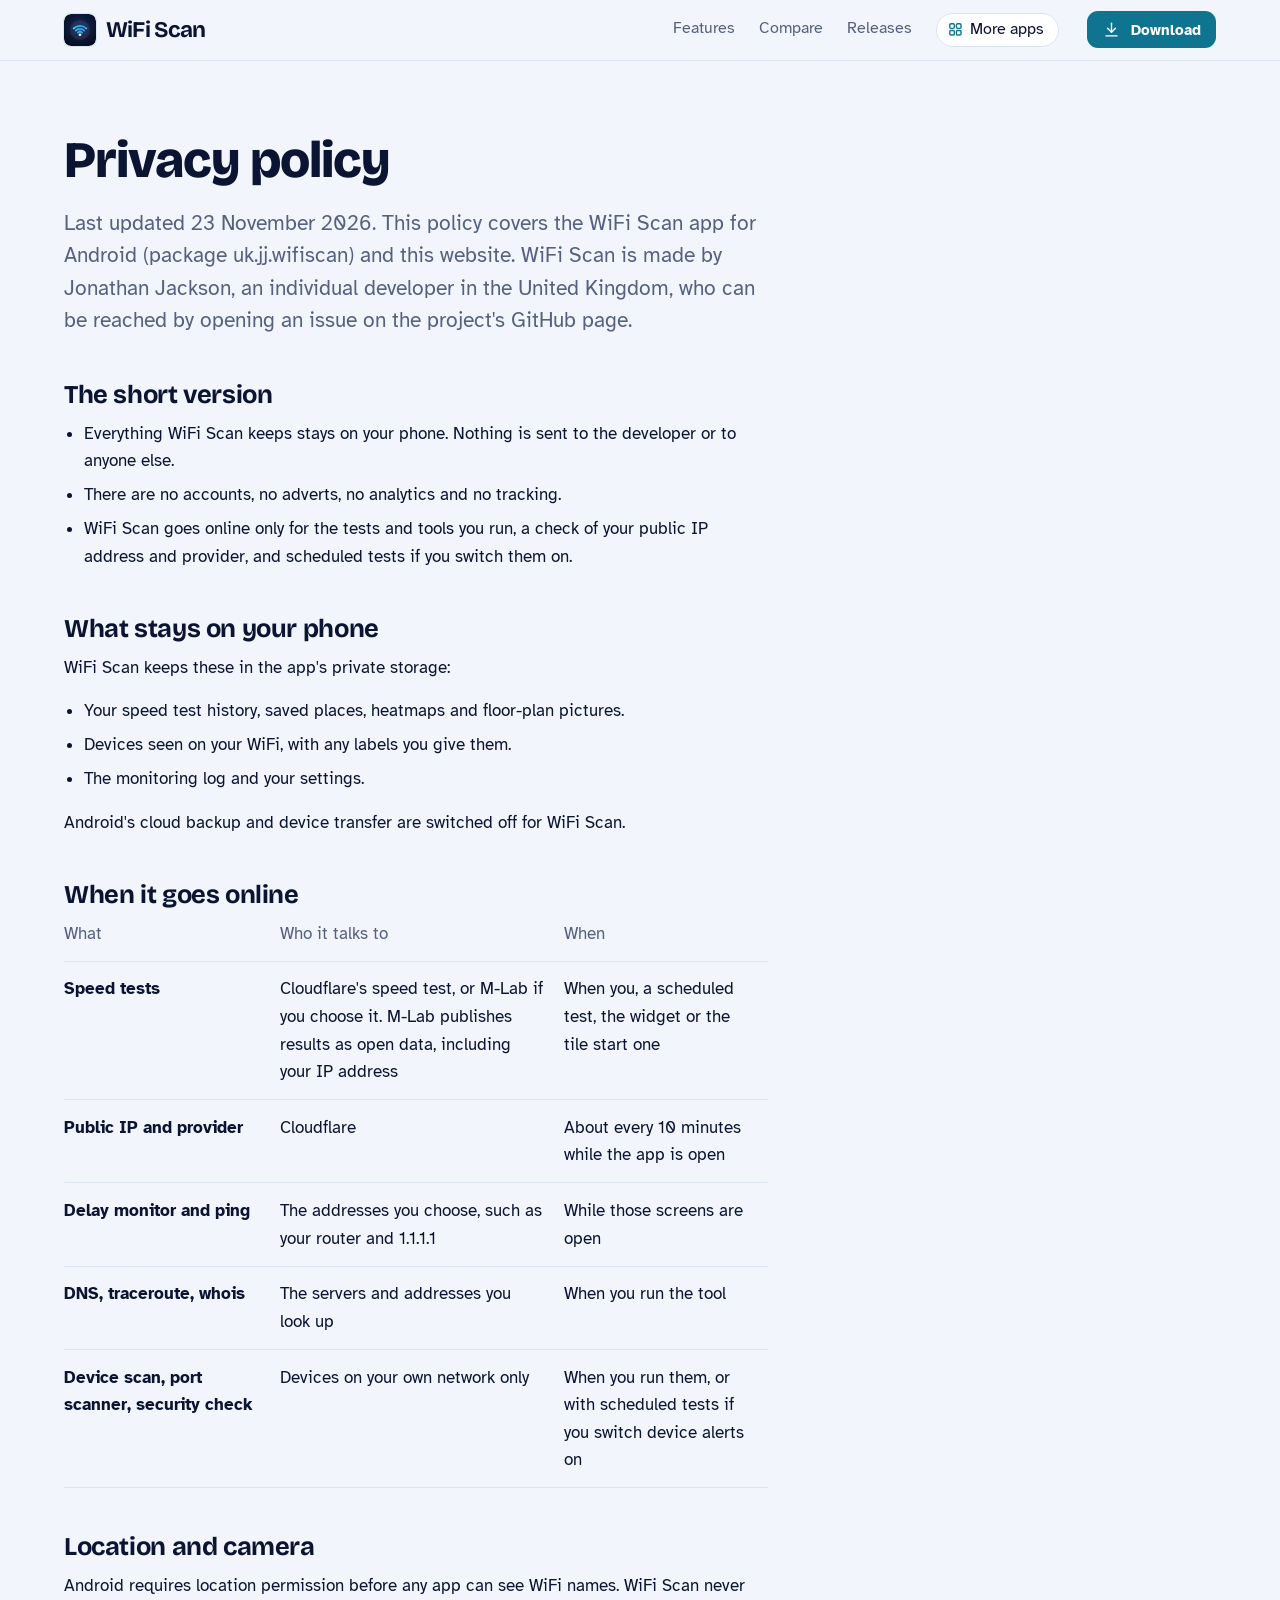
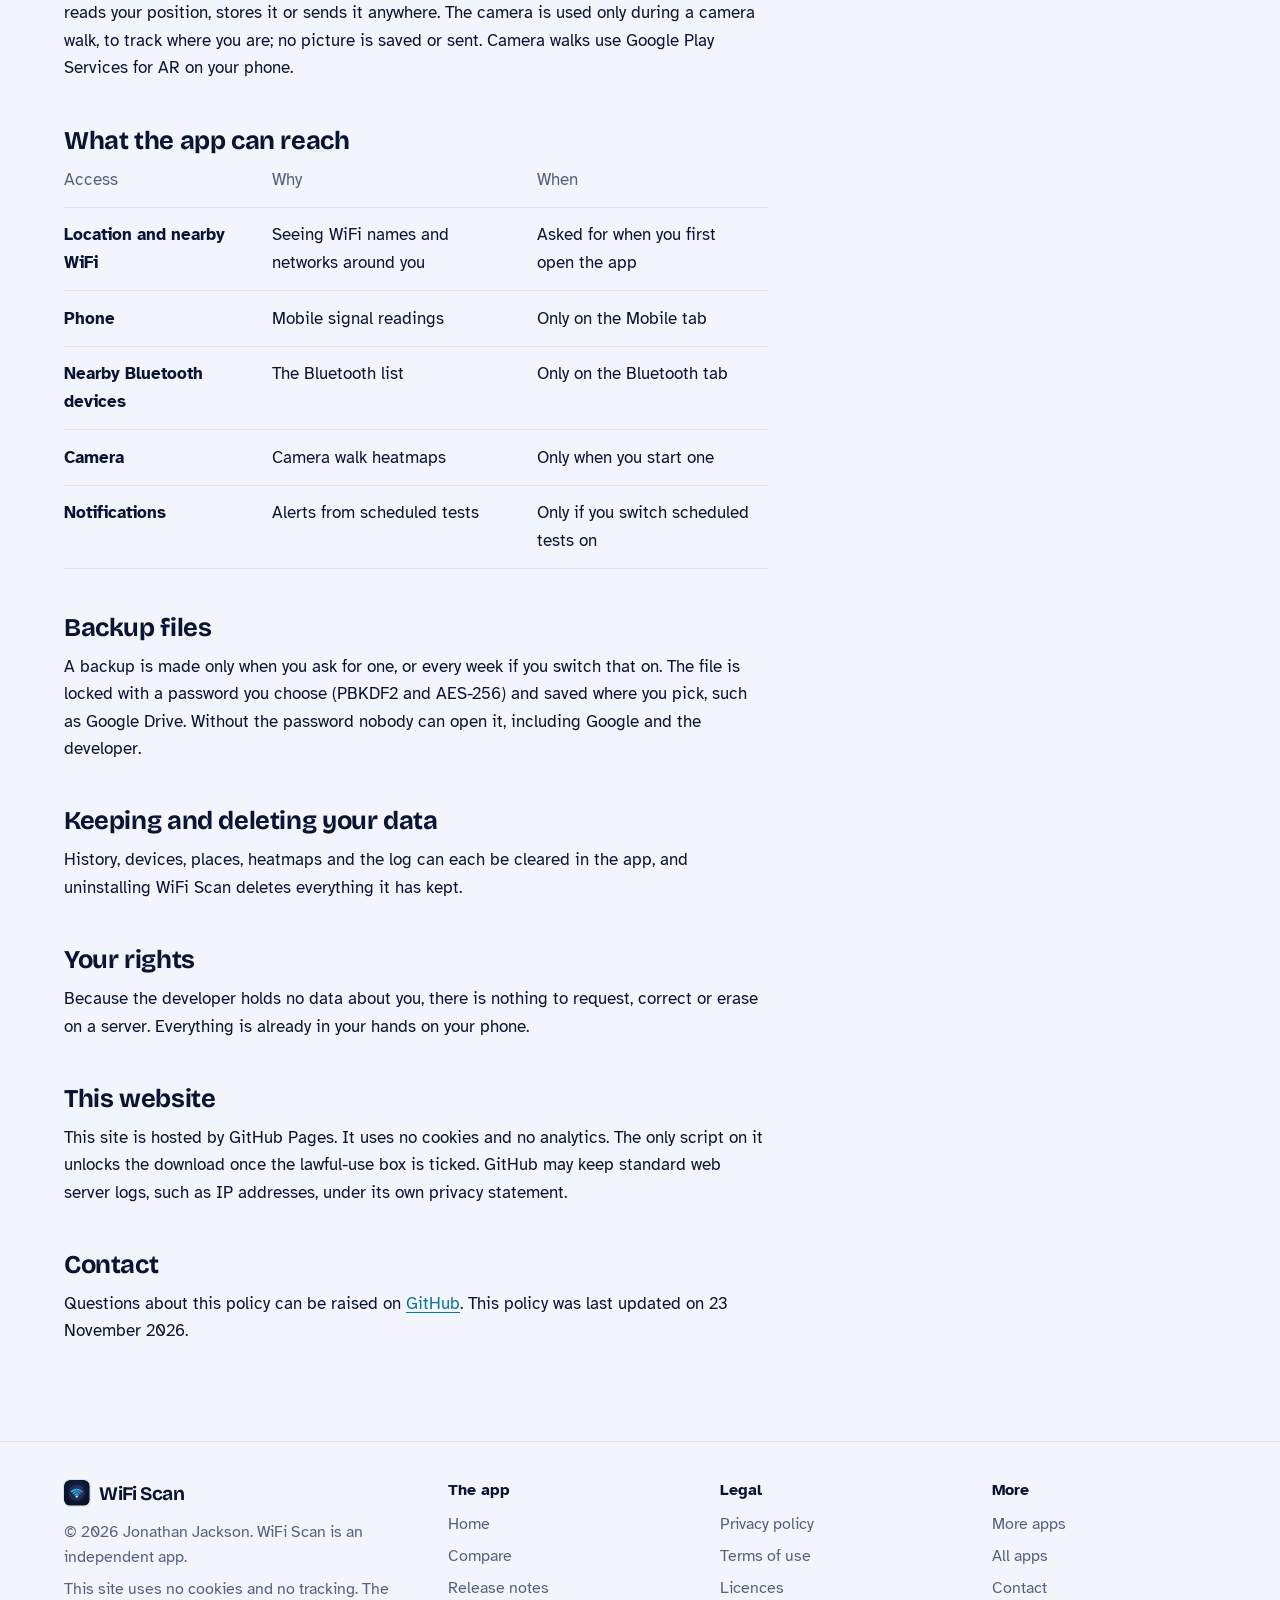
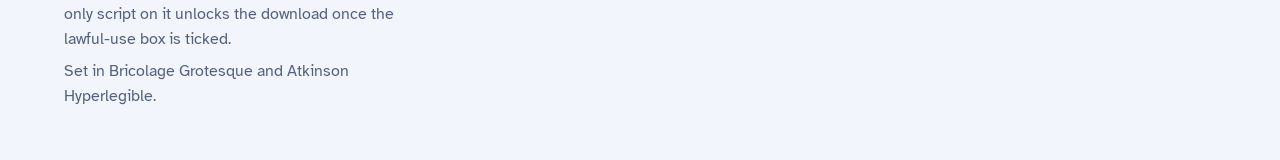
<file: privacy.html>
<!DOCTYPE html>
<html lang="en-GB">
<head>
<meta charset="utf-8">
<meta name="viewport" content="width=device-width, initial-scale=1">
<title>WiFi Scan privacy policy</title>
<meta name="description" content="What WiFi Scan does with your information: in short, it stays on your phone.">
<meta name="author" content="Jonathan Jackson">
<link rel="canonical" href="https://customgpter.github.io/wifiscan/privacy.html">
<meta name="theme-color" content="#f2f6fc" media="(prefers-color-scheme: light)">
<meta name="theme-color" content="#060a17" media="(prefers-color-scheme: dark)">
<meta property="og:type" content="website">
<meta property="og:site_name" content="WiFi Scan">
<meta property="og:title" content="WiFi Scan privacy policy">
<meta property="og:description" content="What WiFi Scan does with your information: in short, it stays on your phone.">
<meta property="og:url" content="https://customgpter.github.io/wifiscan/privacy.html">
<meta property="og:image" content="https://customgpter.github.io/wifiscan/assets/og.png">
<meta property="og:image:width" content="1200">
<meta property="og:image:height" content="630">
<meta property="og:image:alt" content="WiFi Scan&#x27;s home screen: a network health score of 89 with signal, speed, delay, channel and security bars">
<meta property="og:locale" content="en_GB">
<meta name="twitter:card" content="summary_large_image">
<link rel="icon" href="./assets/favicon.svg" type="image/svg+xml">
<link rel="apple-touch-icon" href="./assets/apple-touch-icon.png">
<link rel="preload" href="./assets/fonts/bricolage-grotesque-latin.woff2" as="font" type="font/woff2" crossorigin>
<link rel="preload" href="./assets/fonts/atkinson-hyperlegible-latin-400-normal.woff2" as="font" type="font/woff2" crossorigin>
<link rel="stylesheet" href="./assets/site.css?v=1">
<link rel="stylesheet" href="./assets/house.css?v=1">
<link rel="stylesheet" href="./assets/apps-list.css?v=1">
<script src="./assets/apps-list.js?v=1" defer></script>
</head>
<body>
<a class="skip" href="#main">Skip to content</a>
<header class="masthead">
<div class="wrap">
<a class="brand" href="./" aria-label="WiFi Scan home"><svg viewBox="0 0 108 108" aria-hidden="true"><defs><radialGradient id="wsa" gradientUnits="userSpaceOnUse" cx="54" cy="44" r="80"><stop offset="0" stop-color="#13285A"/><stop offset="1" stop-color="#050916"/></radialGradient><linearGradient id="wsb" gradientUnits="userSpaceOnUse" x1="24" y1="40" x2="84" y2="40"><stop offset="0" stop-color="#22D3EE"/><stop offset="1" stop-color="#3B82F6"/></linearGradient></defs><rect width="108" height="108" rx="24" fill="url(#wsa)"/><circle cx="54" cy="54" r="34" fill="#fff" fill-opacity=".08"/><g fill="none" stroke="url(#wsb)" stroke-width="6.2" stroke-linecap="round"><path d="M46.93 62.93A10 10 0 0 1 61.07 62.93"/><path d="M39.86 55.86A20 20 0 0 1 68.14 55.86"/><path d="M32.79 48.79A30 30 0 0 1 75.21 48.79"/></g><circle cx="54" cy="70" r="4.6" fill="#fff"/><circle cx="32.79" cy="48.79" r="2.2" fill="#67E8F9"/><circle cx="75.21" cy="48.79" r="2.2" fill="#93C5FD"/></svg><span>WiFi Scan</span></a>
<nav aria-label="Main"><ul><li><a href="./#features">Features</a></li><li><a href="./compare.html">Compare</a></li><li><a href="./releases.html">Releases</a></li><li><a class="more-apps" href="./more-apps.html"><svg class="ico" viewBox="0 0 24 24" aria-hidden="true"><rect x="4" y="4" width="6.5" height="6.5" rx="1.6"/><rect x="13.5" y="4" width="6.5" height="6.5" rx="1.6"/><rect x="4" y="13.5" width="6.5" height="6.5" rx="1.6"/><rect x="13.5" y="13.5" width="6.5" height="6.5" rx="1.6"/></svg>More apps</a></li></ul></nav>
<a class="button small" href="./#download"><svg class="ico" viewBox="0 0 24 24" aria-hidden="true"><path d="M12 4v11"/><path d="M7 10.5l5 5 5-5"/><path d="M5 20h14"/></svg>Download</a>
</div>
</header>
<main id="main" class="doc">
<div class="wrap">
<div class="measure">
<h1>Privacy policy</h1>
<p class="lede">Last updated 23 November 2026. This policy covers the WiFi Scan app for Android (package uk.jj.wifiscan) and this website. WiFi Scan is made by Jonathan Jackson, an individual developer in the United Kingdom, who can be reached by opening an issue on the project's GitHub page.</p>
<h2 id="short">The short version</h2><ul>
<li>Everything WiFi Scan keeps stays on your phone. Nothing is sent to the developer or to anyone else.</li>
<li>There are no accounts, no adverts, no analytics and no tracking.</li>
<li>WiFi Scan goes online only for the tests and tools you run, a check of your public IP address and provider, and scheduled tests if you switch them on.</li>
</ul><h2 id="kept">What stays on your phone</h2><p>WiFi Scan keeps these in the app's private storage:</p>
<ul>
<li>Your speed test history, saved places, heatmaps and floor-plan pictures.</li>
<li>Devices seen on your WiFi, with any labels you give them.</li>
<li>The monitoring log and your settings.</li>
</ul>
<p>Android's cloud backup and device transfer are switched off for WiFi Scan.</p><h2 id="online">When it goes online</h2><table>
<thead><tr><th scope="col">What</th><th scope="col">Who it talks to</th><th scope="col">When</th></tr></thead>
<tbody>
<tr><th scope="row">Speed tests</th><td>Cloudflare's speed test, or M-Lab if you choose it. M-Lab publishes results as open data, including your IP address</td><td>When you, a scheduled test, the widget or the tile start one</td></tr>
<tr><th scope="row">Public IP and provider</th><td>Cloudflare</td><td>About every 10 minutes while the app is open</td></tr>
<tr><th scope="row">Delay monitor and ping</th><td>The addresses you choose, such as your router and 1.1.1.1</td><td>While those screens are open</td></tr>
<tr><th scope="row">DNS, traceroute, whois</th><td>The servers and addresses you look up</td><td>When you run the tool</td></tr>
<tr><th scope="row">Device scan, port scanner, security check</th><td>Devices on your own network only</td><td>When you run them, or with scheduled tests if you switch device alerts on</td></tr>
</tbody>
</table><h2 id="location">Location and camera</h2><p>Android requires location permission before any app can see WiFi names. WiFi Scan never reads your position, stores it or sends it anywhere. The camera is used only during a camera walk, to track where you are; no picture is saved or sent. Camera walks use Google Play Services for AR on your phone.</p><h2 id="reach">What the app can reach</h2><table>
<thead><tr><th scope="col">Access</th><th scope="col">Why</th><th scope="col">When</th></tr></thead>
<tbody>
<tr><th scope="row">Location and nearby WiFi</th><td>Seeing WiFi names and networks around you</td><td>Asked for when you first open the app</td></tr>
<tr><th scope="row">Phone</th><td>Mobile signal readings</td><td>Only on the Mobile tab</td></tr>
<tr><th scope="row">Nearby Bluetooth devices</th><td>The Bluetooth list</td><td>Only on the Bluetooth tab</td></tr>
<tr><th scope="row">Camera</th><td>Camera walk heatmaps</td><td>Only when you start one</td></tr>
<tr><th scope="row">Notifications</th><td>Alerts from scheduled tests</td><td>Only if you switch scheduled tests on</td></tr>
</tbody>
</table><h2 id="backup">Backup files</h2><p>A backup is made only when you ask for one, or every week if you switch that on. The file is locked with a password you choose (PBKDF2 and AES-256) and saved where you pick, such as Google Drive. Without the password nobody can open it, including Google and the developer.</p><h2 id="deleting">Keeping and deleting your data</h2><p>History, devices, places, heatmaps and the log can each be cleared in the app, and uninstalling WiFi Scan deletes everything it has kept.</p><h2 id="rights">Your rights</h2><p>Because the developer holds no data about you, there is nothing to request, correct or erase on a server. Everything is already in your hands on your phone.</p><h2 id="website">This website</h2><p>This site is hosted by GitHub Pages. It uses no cookies and no analytics. The only script on it unlocks the download once the lawful-use box is ticked. GitHub may keep standard web server logs, such as IP addresses, under its own privacy statement.</p>
<h2 id="contact">Contact</h2>
<p>Questions about this policy can be raised on <a href="https://github.com/CustomGPTer/wifiscan/issues">GitHub</a>. This policy was last updated on 23 November 2026.</p>
</div>
</div>
</main>
<footer class="colophon">
<div class="wrap">
<div>
<a class="brand" href="./" aria-label="WiFi Scan home"><svg viewBox="0 0 108 108" aria-hidden="true"><defs><radialGradient id="wsa" gradientUnits="userSpaceOnUse" cx="54" cy="44" r="80"><stop offset="0" stop-color="#13285A"/><stop offset="1" stop-color="#050916"/></radialGradient><linearGradient id="wsb" gradientUnits="userSpaceOnUse" x1="24" y1="40" x2="84" y2="40"><stop offset="0" stop-color="#22D3EE"/><stop offset="1" stop-color="#3B82F6"/></linearGradient></defs><rect width="108" height="108" rx="24" fill="url(#wsa)"/><circle cx="54" cy="54" r="34" fill="#fff" fill-opacity=".08"/><g fill="none" stroke="url(#wsb)" stroke-width="6.2" stroke-linecap="round"><path d="M46.93 62.93A10 10 0 0 1 61.07 62.93"/><path d="M39.86 55.86A20 20 0 0 1 68.14 55.86"/><path d="M32.79 48.79A30 30 0 0 1 75.21 48.79"/></g><circle cx="54" cy="70" r="4.6" fill="#fff"/><circle cx="32.79" cy="48.79" r="2.2" fill="#67E8F9"/><circle cx="75.21" cy="48.79" r="2.2" fill="#93C5FD"/></svg><span>WiFi Scan</span></a>
<p>&copy; 2026 Jonathan Jackson. WiFi Scan is an independent app.</p>
<p>This site uses no cookies and no tracking. The only script on it unlocks the download once the lawful-use box is ticked.</p>
<p>Set in Bricolage Grotesque and Atkinson Hyperlegible.</p>
</div>
<nav aria-label="The app"><h2>The app</h2><ul>
<li><a href="./">Home</a></li>
<li><a href="./compare.html">Compare</a></li>
<li><a href="./releases.html">Release notes</a></li>

</ul></nav>
<nav aria-label="Legal"><h2>Legal</h2><ul>
<li><a href="./privacy.html">Privacy policy</a></li>
<li><a href="./terms.html">Terms of use</a></li>
<li><a href="./licences.html">Licences</a></li>
</ul></nav>
<nav aria-label="More"><h2>More</h2><ul>
<li><a href="./more-apps.html">More apps</a></li>
<li><a href="https://customgpter.github.io/">All apps</a></li>
<li><a href="https://github.com/CustomGPTer/wifiscan/issues">Contact</a></li>
</ul></nav>
</div>
</footer>
</body>
</html>
</file>
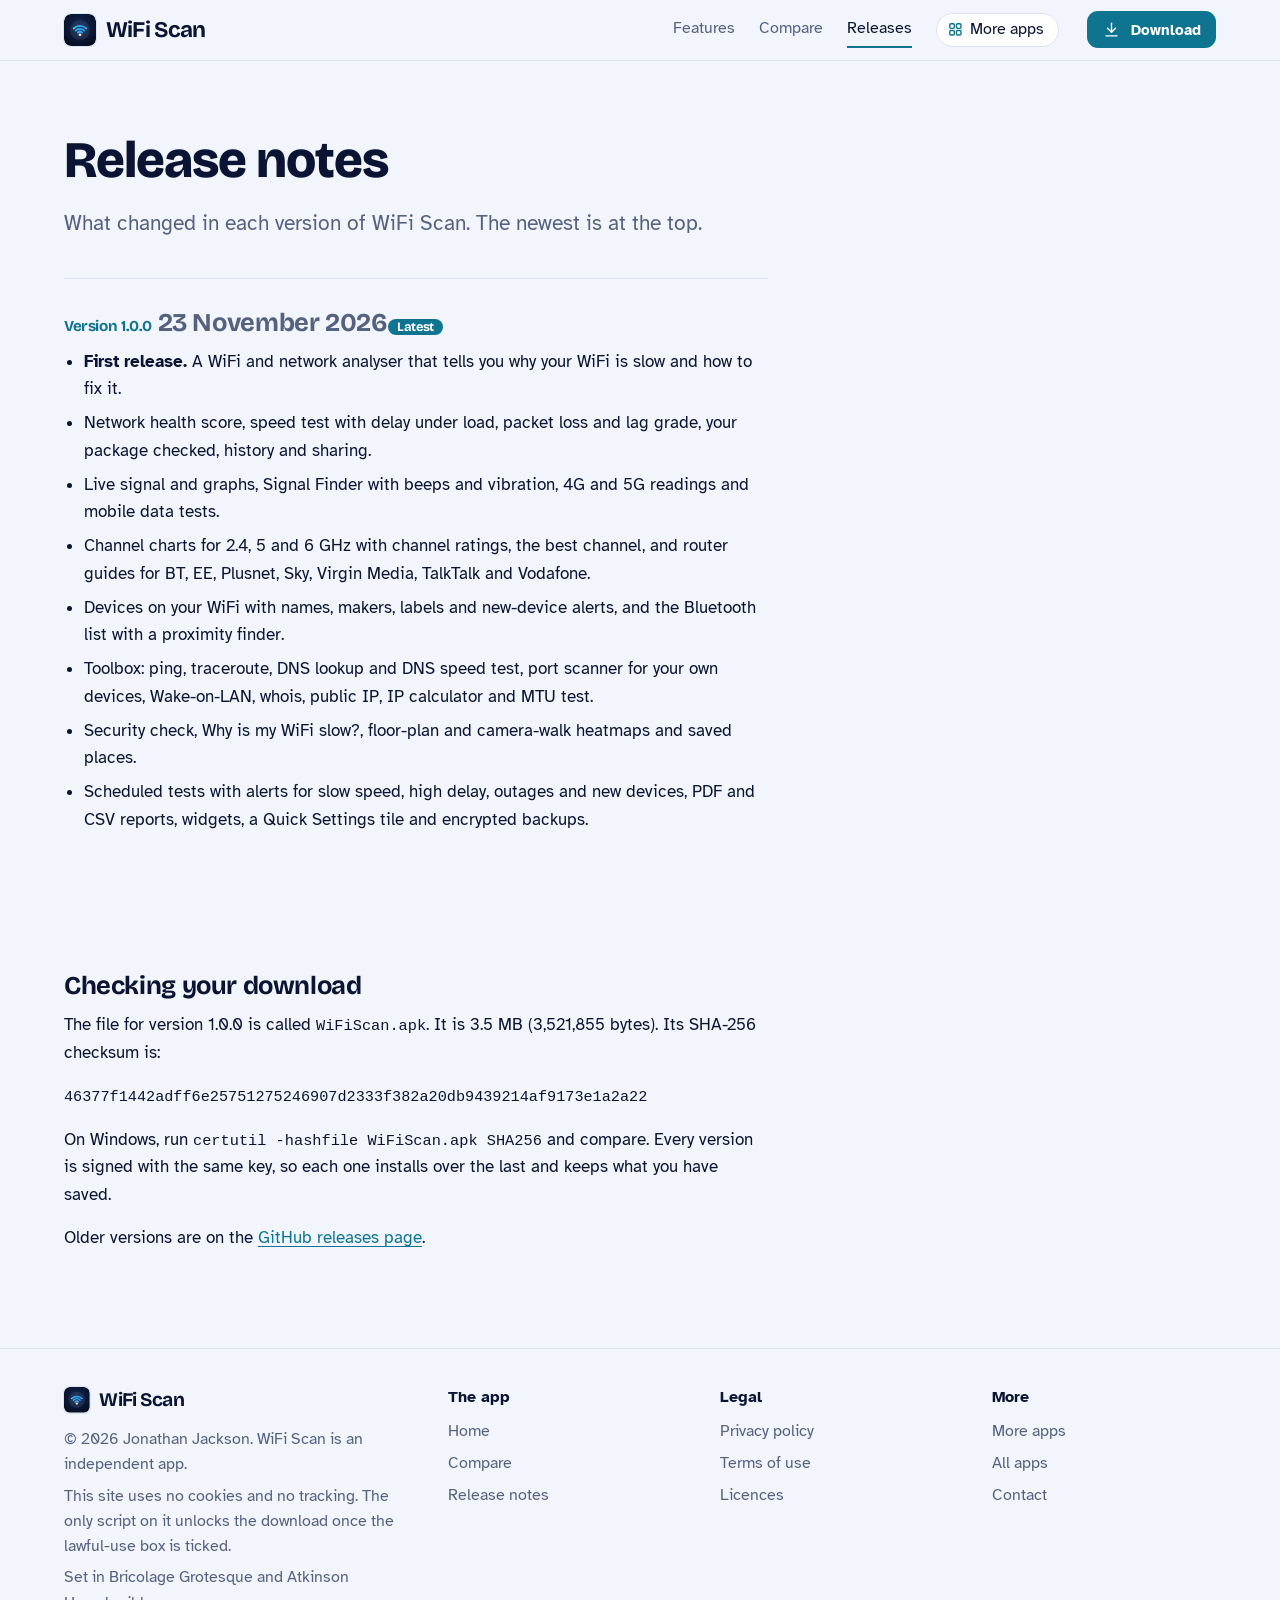
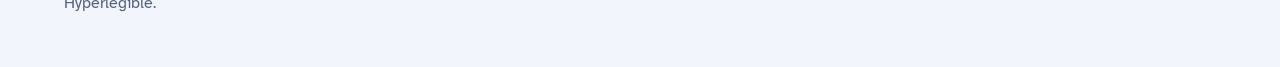
<file: releases.html>
<!DOCTYPE html>
<html lang="en-GB">
<head>
<meta charset="utf-8">
<meta name="viewport" content="width=device-width, initial-scale=1">
<title>WiFi Scan release notes</title>
<meta name="description" content="What changed in each version of WiFi Scan, with the file size and checksum to check your download.">
<meta name="author" content="Jonathan Jackson">
<link rel="canonical" href="https://customgpter.github.io/wifiscan/releases.html">
<meta name="theme-color" content="#f2f6fc" media="(prefers-color-scheme: light)">
<meta name="theme-color" content="#060a17" media="(prefers-color-scheme: dark)">
<meta property="og:type" content="website">
<meta property="og:site_name" content="WiFi Scan">
<meta property="og:title" content="WiFi Scan release notes">
<meta property="og:description" content="What changed in each version of WiFi Scan, with the file size and checksum to check your download.">
<meta property="og:url" content="https://customgpter.github.io/wifiscan/releases.html">
<meta property="og:image" content="https://customgpter.github.io/wifiscan/assets/og.png">
<meta property="og:image:width" content="1200">
<meta property="og:image:height" content="630">
<meta property="og:image:alt" content="WiFi Scan&#x27;s home screen: a network health score of 89 with signal, speed, delay, channel and security bars">
<meta property="og:locale" content="en_GB">
<meta name="twitter:card" content="summary_large_image">
<link rel="icon" href="./assets/favicon.svg" type="image/svg+xml">
<link rel="apple-touch-icon" href="./assets/apple-touch-icon.png">
<link rel="preload" href="./assets/fonts/bricolage-grotesque-latin.woff2" as="font" type="font/woff2" crossorigin>
<link rel="preload" href="./assets/fonts/atkinson-hyperlegible-latin-400-normal.woff2" as="font" type="font/woff2" crossorigin>
<link rel="stylesheet" href="./assets/site.css?v=1">
<link rel="stylesheet" href="./assets/house.css?v=1">
<link rel="stylesheet" href="./assets/apps-list.css?v=1">
<script src="./assets/apps-list.js?v=1" defer></script>
</head>
<body>
<a class="skip" href="#main">Skip to content</a>
<header class="masthead">
<div class="wrap">
<a class="brand" href="./" aria-label="WiFi Scan home"><svg viewBox="0 0 108 108" aria-hidden="true"><defs><radialGradient id="wsa" gradientUnits="userSpaceOnUse" cx="54" cy="44" r="80"><stop offset="0" stop-color="#13285A"/><stop offset="1" stop-color="#050916"/></radialGradient><linearGradient id="wsb" gradientUnits="userSpaceOnUse" x1="24" y1="40" x2="84" y2="40"><stop offset="0" stop-color="#22D3EE"/><stop offset="1" stop-color="#3B82F6"/></linearGradient></defs><rect width="108" height="108" rx="24" fill="url(#wsa)"/><circle cx="54" cy="54" r="34" fill="#fff" fill-opacity=".08"/><g fill="none" stroke="url(#wsb)" stroke-width="6.2" stroke-linecap="round"><path d="M46.93 62.93A10 10 0 0 1 61.07 62.93"/><path d="M39.86 55.86A20 20 0 0 1 68.14 55.86"/><path d="M32.79 48.79A30 30 0 0 1 75.21 48.79"/></g><circle cx="54" cy="70" r="4.6" fill="#fff"/><circle cx="32.79" cy="48.79" r="2.2" fill="#67E8F9"/><circle cx="75.21" cy="48.79" r="2.2" fill="#93C5FD"/></svg><span>WiFi Scan</span></a>
<nav aria-label="Main"><ul><li><a href="./#features">Features</a></li><li><a href="./compare.html">Compare</a></li><li><a href="./releases.html" aria-current="page">Releases</a></li><li><a class="more-apps" href="./more-apps.html"><svg class="ico" viewBox="0 0 24 24" aria-hidden="true"><rect x="4" y="4" width="6.5" height="6.5" rx="1.6"/><rect x="13.5" y="4" width="6.5" height="6.5" rx="1.6"/><rect x="4" y="13.5" width="6.5" height="6.5" rx="1.6"/><rect x="13.5" y="13.5" width="6.5" height="6.5" rx="1.6"/></svg>More apps</a></li></ul></nav>
<a class="button small" href="./#download"><svg class="ico" viewBox="0 0 24 24" aria-hidden="true"><path d="M12 4v11"/><path d="M7 10.5l5 5 5-5"/><path d="M5 20h14"/></svg>Download</a>
</div>
</header>
<main id="main" class="doc">
<div class="wrap">
<div class="measure">
<h1>Release notes</h1>
<p class="lede">What changed in each version of WiFi Scan. The newest is at the top.</p>
<section class="release" id="v1.0.0"><h2><span class="ver">Version 1.0.0</span> <span class="when">23 November 2026</span><span class="tag">Latest</span></h2><ul><li><b>First release.</b> A WiFi and network analyser that tells you why your WiFi is slow and how to fix it.</li><li>Network health score, speed test with delay under load, packet loss and lag grade, your package checked, history and sharing.</li><li>Live signal and graphs, Signal Finder with beeps and vibration, 4G and 5G readings and mobile data tests.</li><li>Channel charts for 2.4, 5 and 6 GHz with channel ratings, the best channel, and router guides for BT, EE, Plusnet, Sky, Virgin Media, TalkTalk and Vodafone.</li><li>Devices on your WiFi with names, makers, labels and new-device alerts, and the Bluetooth list with a proximity finder.</li><li>Toolbox: ping, traceroute, DNS lookup and DNS speed test, port scanner for your own devices, Wake-on-LAN, whois, public IP, IP calculator and MTU test.</li><li>Security check, Why is my WiFi slow?, floor-plan and camera-walk heatmaps and saved places.</li><li>Scheduled tests with alerts for slow speed, high delay, outages and new devices, PDF and CSV reports, widgets, a Quick Settings tile and encrypted backups.</li></ul></section>
<h2 id="checking">Checking your download</h2>
<p>The file for version 1.0.0 is called <code>WiFiScan.apk</code>. It is 3.5 MB (3,521,855 bytes). Its SHA-256 checksum is:</p>
<p><code class="sum">46377f1442adff6e25751275246907d2333f382a20db9439214af9173e1a2a22</code></p>
<p>On Windows, run <code>certutil -hashfile WiFiScan.apk SHA256</code> and compare. Every version is signed with the same key, so each one installs over the last and keeps what you have saved.</p>
<p>Older versions are on the <a href="https://github.com/CustomGPTer/wifiscan/releases">GitHub releases page</a>.</p>
</div>
</div>
</main>
<footer class="colophon">
<div class="wrap">
<div>
<a class="brand" href="./" aria-label="WiFi Scan home"><svg viewBox="0 0 108 108" aria-hidden="true"><defs><radialGradient id="wsa" gradientUnits="userSpaceOnUse" cx="54" cy="44" r="80"><stop offset="0" stop-color="#13285A"/><stop offset="1" stop-color="#050916"/></radialGradient><linearGradient id="wsb" gradientUnits="userSpaceOnUse" x1="24" y1="40" x2="84" y2="40"><stop offset="0" stop-color="#22D3EE"/><stop offset="1" stop-color="#3B82F6"/></linearGradient></defs><rect width="108" height="108" rx="24" fill="url(#wsa)"/><circle cx="54" cy="54" r="34" fill="#fff" fill-opacity=".08"/><g fill="none" stroke="url(#wsb)" stroke-width="6.2" stroke-linecap="round"><path d="M46.93 62.93A10 10 0 0 1 61.07 62.93"/><path d="M39.86 55.86A20 20 0 0 1 68.14 55.86"/><path d="M32.79 48.79A30 30 0 0 1 75.21 48.79"/></g><circle cx="54" cy="70" r="4.6" fill="#fff"/><circle cx="32.79" cy="48.79" r="2.2" fill="#67E8F9"/><circle cx="75.21" cy="48.79" r="2.2" fill="#93C5FD"/></svg><span>WiFi Scan</span></a>
<p>&copy; 2026 Jonathan Jackson. WiFi Scan is an independent app.</p>
<p>This site uses no cookies and no tracking. The only script on it unlocks the download once the lawful-use box is ticked.</p>
<p>Set in Bricolage Grotesque and Atkinson Hyperlegible.</p>
</div>
<nav aria-label="The app"><h2>The app</h2><ul>
<li><a href="./">Home</a></li>
<li><a href="./compare.html">Compare</a></li>
<li><a href="./releases.html">Release notes</a></li>

</ul></nav>
<nav aria-label="Legal"><h2>Legal</h2><ul>
<li><a href="./privacy.html">Privacy policy</a></li>
<li><a href="./terms.html">Terms of use</a></li>
<li><a href="./licences.html">Licences</a></li>
</ul></nav>
<nav aria-label="More"><h2>More</h2><ul>
<li><a href="./more-apps.html">More apps</a></li>
<li><a href="https://customgpter.github.io/">All apps</a></li>
<li><a href="https://github.com/CustomGPTer/wifiscan/issues">Contact</a></li>
</ul></nav>
</div>
</footer>
</body>
</html>
</file>
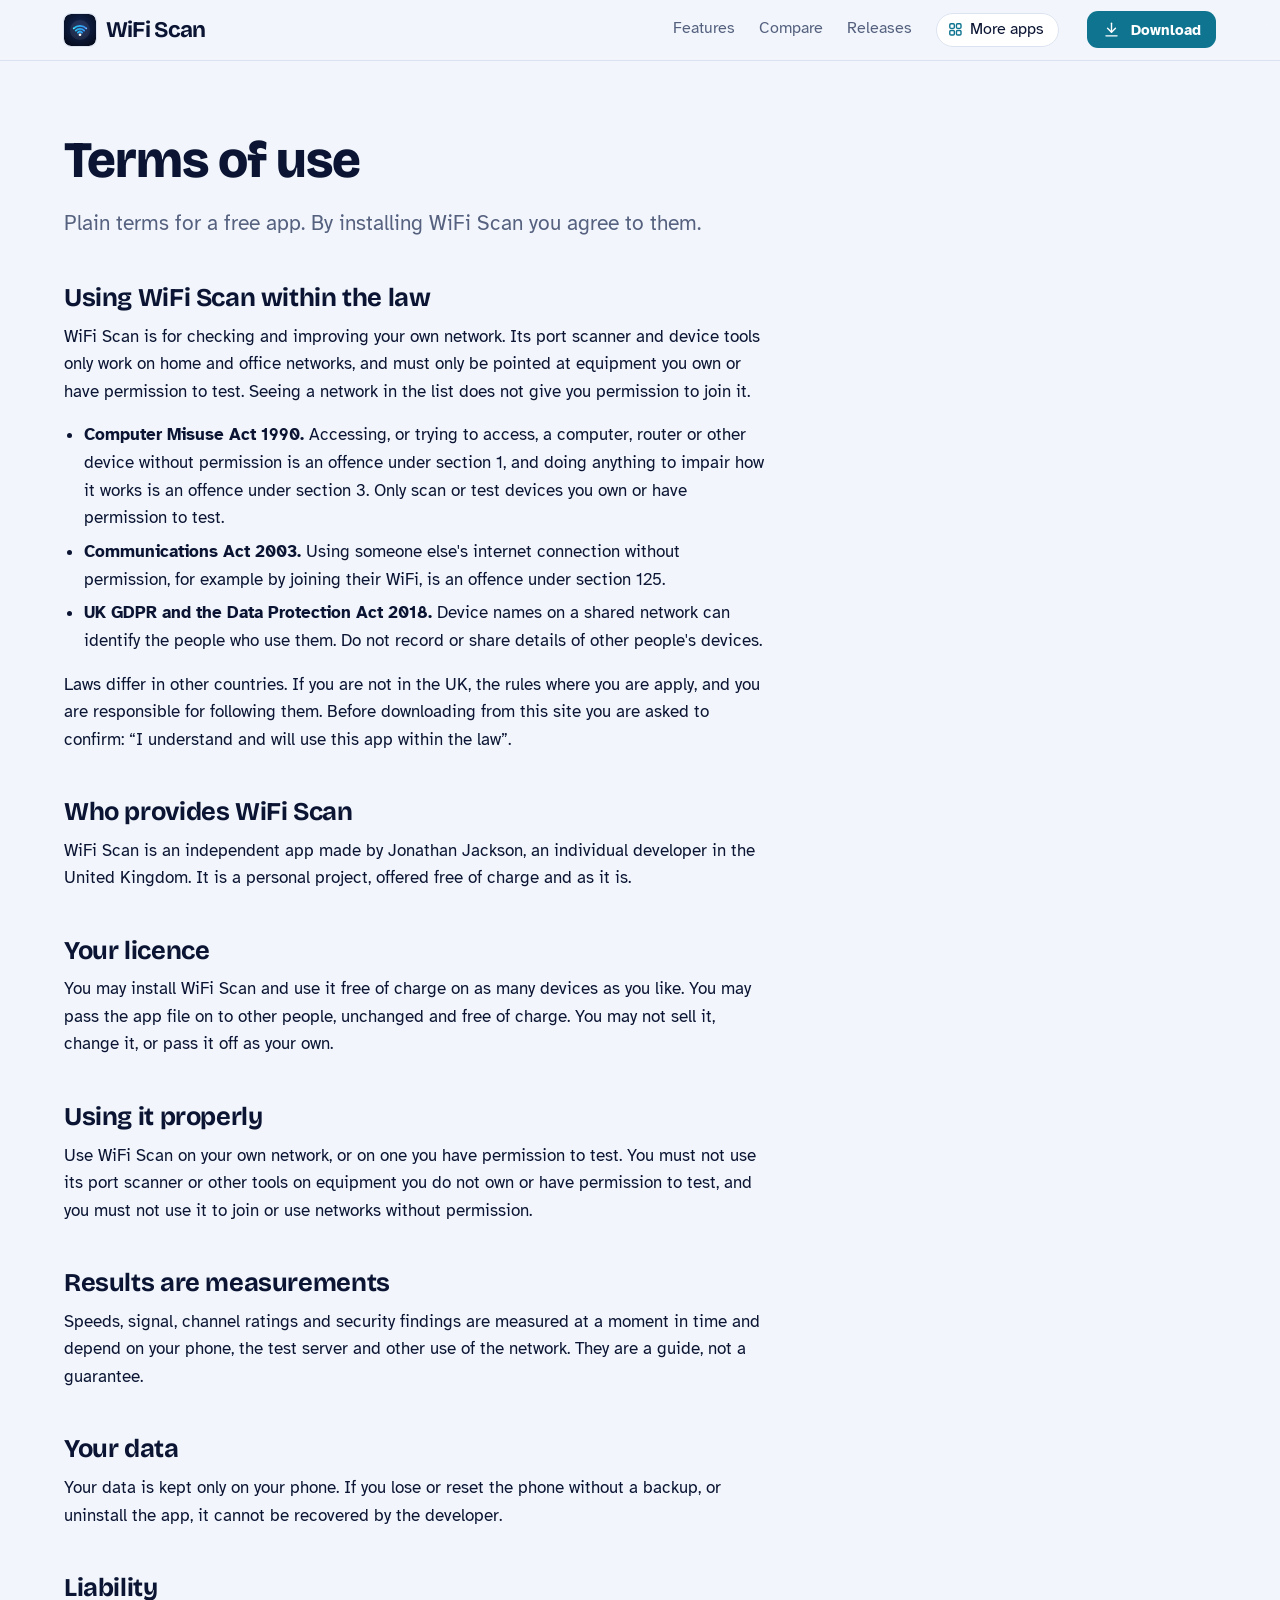
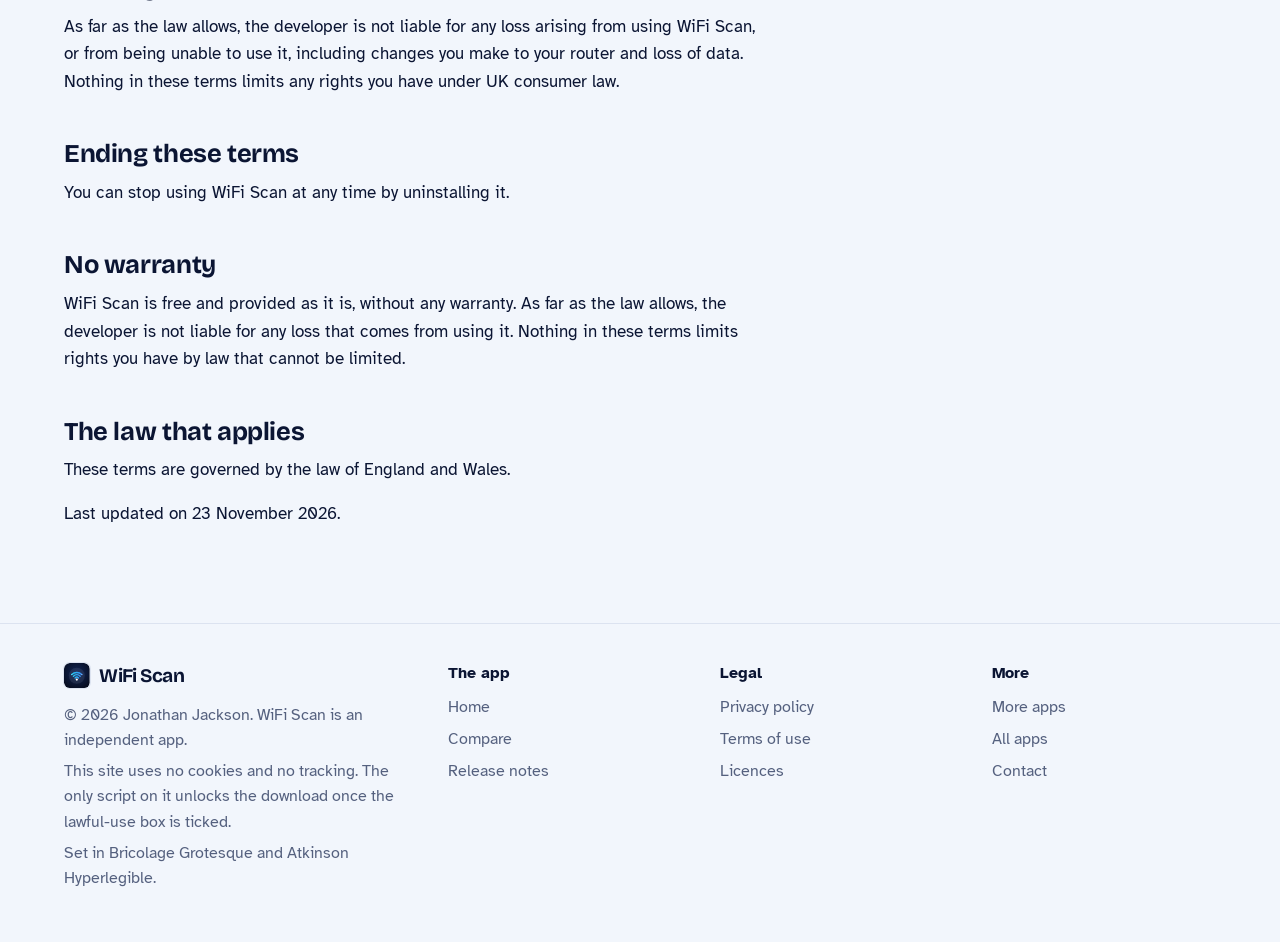
<file: terms.html>
<!DOCTYPE html>
<html lang="en-GB">
<head>
<meta charset="utf-8">
<meta name="viewport" content="width=device-width, initial-scale=1">
<title>WiFi Scan terms of use</title>
<meta name="description" content="The terms for using WiFi Scan, including using it within the law.">
<meta name="author" content="Jonathan Jackson">
<link rel="canonical" href="https://customgpter.github.io/wifiscan/terms.html">
<meta name="theme-color" content="#f2f6fc" media="(prefers-color-scheme: light)">
<meta name="theme-color" content="#060a17" media="(prefers-color-scheme: dark)">
<meta property="og:type" content="website">
<meta property="og:site_name" content="WiFi Scan">
<meta property="og:title" content="WiFi Scan terms of use">
<meta property="og:description" content="The terms for using WiFi Scan, including using it within the law.">
<meta property="og:url" content="https://customgpter.github.io/wifiscan/terms.html">
<meta property="og:image" content="https://customgpter.github.io/wifiscan/assets/og.png">
<meta property="og:image:width" content="1200">
<meta property="og:image:height" content="630">
<meta property="og:image:alt" content="WiFi Scan&#x27;s home screen: a network health score of 89 with signal, speed, delay, channel and security bars">
<meta property="og:locale" content="en_GB">
<meta name="twitter:card" content="summary_large_image">
<link rel="icon" href="./assets/favicon.svg" type="image/svg+xml">
<link rel="apple-touch-icon" href="./assets/apple-touch-icon.png">
<link rel="preload" href="./assets/fonts/bricolage-grotesque-latin.woff2" as="font" type="font/woff2" crossorigin>
<link rel="preload" href="./assets/fonts/atkinson-hyperlegible-latin-400-normal.woff2" as="font" type="font/woff2" crossorigin>
<link rel="stylesheet" href="./assets/site.css?v=1">
<link rel="stylesheet" href="./assets/house.css?v=1">
<link rel="stylesheet" href="./assets/apps-list.css?v=1">
<script src="./assets/apps-list.js?v=1" defer></script>
</head>
<body>
<a class="skip" href="#main">Skip to content</a>
<header class="masthead">
<div class="wrap">
<a class="brand" href="./" aria-label="WiFi Scan home"><svg viewBox="0 0 108 108" aria-hidden="true"><defs><radialGradient id="wsa" gradientUnits="userSpaceOnUse" cx="54" cy="44" r="80"><stop offset="0" stop-color="#13285A"/><stop offset="1" stop-color="#050916"/></radialGradient><linearGradient id="wsb" gradientUnits="userSpaceOnUse" x1="24" y1="40" x2="84" y2="40"><stop offset="0" stop-color="#22D3EE"/><stop offset="1" stop-color="#3B82F6"/></linearGradient></defs><rect width="108" height="108" rx="24" fill="url(#wsa)"/><circle cx="54" cy="54" r="34" fill="#fff" fill-opacity=".08"/><g fill="none" stroke="url(#wsb)" stroke-width="6.2" stroke-linecap="round"><path d="M46.93 62.93A10 10 0 0 1 61.07 62.93"/><path d="M39.86 55.86A20 20 0 0 1 68.14 55.86"/><path d="M32.79 48.79A30 30 0 0 1 75.21 48.79"/></g><circle cx="54" cy="70" r="4.6" fill="#fff"/><circle cx="32.79" cy="48.79" r="2.2" fill="#67E8F9"/><circle cx="75.21" cy="48.79" r="2.2" fill="#93C5FD"/></svg><span>WiFi Scan</span></a>
<nav aria-label="Main"><ul><li><a href="./#features">Features</a></li><li><a href="./compare.html">Compare</a></li><li><a href="./releases.html">Releases</a></li><li><a class="more-apps" href="./more-apps.html"><svg class="ico" viewBox="0 0 24 24" aria-hidden="true"><rect x="4" y="4" width="6.5" height="6.5" rx="1.6"/><rect x="13.5" y="4" width="6.5" height="6.5" rx="1.6"/><rect x="4" y="13.5" width="6.5" height="6.5" rx="1.6"/><rect x="13.5" y="13.5" width="6.5" height="6.5" rx="1.6"/></svg>More apps</a></li></ul></nav>
<a class="button small" href="./#download"><svg class="ico" viewBox="0 0 24 24" aria-hidden="true"><path d="M12 4v11"/><path d="M7 10.5l5 5 5-5"/><path d="M5 20h14"/></svg>Download</a>
</div>
</header>
<main id="main" class="doc">
<div class="wrap">
<div class="measure">
<h1>Terms of use</h1>
<p class="lede">Plain terms for a free app. By installing WiFi Scan you agree to them.</p>
<h2 id="law">Using WiFi Scan within the law</h2><p>WiFi Scan is for checking and improving your own network. Its port scanner and device tools only work on home and office networks, and must only be pointed at equipment you own or have permission to test. Seeing a network in the list does not give you permission to join it.</p><ul><li><b>Computer Misuse Act 1990.</b> Accessing, or trying to access, a computer, router or other device without permission is an offence under section 1, and doing anything to impair how it works is an offence under section 3. Only scan or test devices you own or have permission to test.</li><li><b>Communications Act 2003.</b> Using someone else's internet connection without permission, for example by joining their WiFi, is an offence under section 125.</li><li><b>UK GDPR and the Data Protection Act 2018.</b> Device names on a shared network can identify the people who use them. Do not record or share details of other people's devices.</li></ul><p>Laws differ in other countries. If you are not in the UK, the rules where you are apply, and you are responsible for following them. Before downloading from this site you are asked to confirm: &ldquo;I understand and will use this app within the law&rdquo;.</p><h2 id="who">Who provides WiFi Scan</h2><p>WiFi Scan is an independent app made by Jonathan Jackson, an individual developer in the United Kingdom. It is a personal project, offered free of charge and as it is.</p><h2 id="licence">Your licence</h2><p>You may install WiFi Scan and use it free of charge on as many devices as you like. You may pass the app file on to other people, unchanged and free of charge. You may not sell it, change it, or pass it off as your own.</p><h2 id="use">Using it properly</h2><p>Use WiFi Scan on your own network, or on one you have permission to test. You must not use its port scanner or other tools on equipment you do not own or have permission to test, and you must not use it to join or use networks without permission.</p><h2 id="results">Results are measurements</h2><p>Speeds, signal, channel ratings and security findings are measured at a moment in time and depend on your phone, the test server and other use of the network. They are a guide, not a guarantee.</p><h2 id="data">Your data</h2><p>Your data is kept only on your phone. If you lose or reset the phone without a backup, or uninstall the app, it cannot be recovered by the developer.</p><h2 id="liability">Liability</h2><p>As far as the law allows, the developer is not liable for any loss arising from using WiFi Scan, or from being unable to use it, including changes you make to your router and loss of data. Nothing in these terms limits any rights you have under UK consumer law.</p><h2 id="ending">Ending these terms</h2><p>You can stop using WiFi Scan at any time by uninstalling it.</p>
<h2 id="no-warranty">No warranty</h2>
<p>WiFi Scan is free and provided as it is, without any warranty. As far as the law allows, the developer is not liable for any loss that comes from using it. Nothing in these terms limits rights you have by law that cannot be limited.</p>
<h2 id="governing">The law that applies</h2>
<p>These terms are governed by the law of England and Wales.</p>
<p>Last updated on 23 November 2026.</p>
</div>
</div>
</main>
<footer class="colophon">
<div class="wrap">
<div>
<a class="brand" href="./" aria-label="WiFi Scan home"><svg viewBox="0 0 108 108" aria-hidden="true"><defs><radialGradient id="wsa" gradientUnits="userSpaceOnUse" cx="54" cy="44" r="80"><stop offset="0" stop-color="#13285A"/><stop offset="1" stop-color="#050916"/></radialGradient><linearGradient id="wsb" gradientUnits="userSpaceOnUse" x1="24" y1="40" x2="84" y2="40"><stop offset="0" stop-color="#22D3EE"/><stop offset="1" stop-color="#3B82F6"/></linearGradient></defs><rect width="108" height="108" rx="24" fill="url(#wsa)"/><circle cx="54" cy="54" r="34" fill="#fff" fill-opacity=".08"/><g fill="none" stroke="url(#wsb)" stroke-width="6.2" stroke-linecap="round"><path d="M46.93 62.93A10 10 0 0 1 61.07 62.93"/><path d="M39.86 55.86A20 20 0 0 1 68.14 55.86"/><path d="M32.79 48.79A30 30 0 0 1 75.21 48.79"/></g><circle cx="54" cy="70" r="4.6" fill="#fff"/><circle cx="32.79" cy="48.79" r="2.2" fill="#67E8F9"/><circle cx="75.21" cy="48.79" r="2.2" fill="#93C5FD"/></svg><span>WiFi Scan</span></a>
<p>&copy; 2026 Jonathan Jackson. WiFi Scan is an independent app.</p>
<p>This site uses no cookies and no tracking. The only script on it unlocks the download once the lawful-use box is ticked.</p>
<p>Set in Bricolage Grotesque and Atkinson Hyperlegible.</p>
</div>
<nav aria-label="The app"><h2>The app</h2><ul>
<li><a href="./">Home</a></li>
<li><a href="./compare.html">Compare</a></li>
<li><a href="./releases.html">Release notes</a></li>

</ul></nav>
<nav aria-label="Legal"><h2>Legal</h2><ul>
<li><a href="./privacy.html">Privacy policy</a></li>
<li><a href="./terms.html">Terms of use</a></li>
<li><a href="./licences.html">Licences</a></li>
</ul></nav>
<nav aria-label="More"><h2>More</h2><ul>
<li><a href="./more-apps.html">More apps</a></li>
<li><a href="https://customgpter.github.io/">All apps</a></li>
<li><a href="https://github.com/CustomGPTer/wifiscan/issues">Contact</a></li>
</ul></nav>
</div>
</footer>
</body>
</html>
</file>
<file: assets/site.css>
@font-face{font-family:"Bricolage Grotesque";src:url("fonts/bricolage-grotesque-latin.woff2") format("woff2");font-weight:200 800;font-style:normal;font-display:swap}
@font-face{font-family:"Atkinson Hyperlegible";src:url("fonts/atkinson-hyperlegible-latin-400-normal.woff2") format("woff2");font-weight:400;font-style:normal;font-display:swap}
@font-face{font-family:"Atkinson Hyperlegible";src:url("fonts/atkinson-hyperlegible-latin-700-normal.woff2") format("woff2");font-weight:700;font-style:normal;font-display:swap}

/* Daylight page, night-time camera. The lamp colour is kept for the one thing to press and for what the camera has seen. */
:root{
  --page:#f2f5f9; --panel:#ffffff; --raised:#e8edf3; --ink:#0d1a2b; --soft:#465468; --rule:#d2dae4;
  --accent:#0a6a55; --accent-ink:#ffffff; --warn:#8a5200; --rec:#d3302f;
  --lamp:#ffb347; --lamp-ink:#231400; --lamp-text:#8a5200;
  --night:#09111e; --night-2:#111d30; --night-3:#1a2a43; --night-ink:#eaf0f8; --night-soft:#9fb0c7; --night-rule:#24364f; --iris:#55d6ab;
  --display:"Bricolage Grotesque","Atkinson Hyperlegible",system-ui,sans-serif;
  --sans:"Atkinson Hyperlegible",system-ui,-apple-system,"Segoe UI",Roboto,sans-serif;
  --mono:ui-monospace,SFMono-Regular,Menlo,Consolas,"Liberation Mono",monospace;
  color-scheme:light dark;
}
@media (prefers-color-scheme:dark){
  :root{--page:#0a111b; --panel:#111a27; --raised:#182434; --ink:#e9eef5; --soft:#a0aec0; --rule:#243247;
    --accent:#55d6ab; --accent-ink:#00281d; --warn:#ffb347; --rec:#ff6163; --lamp-text:#ffb347}
}

*,*::before,*::after{box-sizing:border-box}
html{-webkit-text-size-adjust:100%;scroll-behavior:smooth;scroll-padding-top:5.5rem}
@media (prefers-reduced-motion:reduce){html{scroll-behavior:auto}}
body{margin:0;background:var(--page);color:var(--ink);font:400 1.0625rem/1.62 var(--sans);text-rendering:optimizeLegibility;-webkit-font-smoothing:antialiased}
img,svg{max-width:100%;display:block}
a{color:var(--accent);text-decoration-thickness:.07em;text-underline-offset:.2em}
a:hover{text-decoration-thickness:.13em}
:focus-visible{outline:3px solid var(--lamp);outline-offset:3px;border-radius:6px}
code{font:.9em/1 var(--mono);overflow-wrap:anywhere}
h1,h2,h3{font-family:var(--display);font-weight:700;letter-spacing:-.015em;line-height:1.08;margin:0;text-wrap:balance}
p{margin:0 0 1rem}
.skip{position:absolute;left:-999px;top:0;background:var(--ink);color:var(--page);padding:.6rem 1rem;z-index:30;border-radius:0 0 8px 0}
.skip:focus{left:0}
.sr{position:absolute;width:1px;height:1px;overflow:hidden;clip-path:inset(50%);white-space:nowrap}
.wrap{width:min(72rem,100% - 2.5rem);margin-inline:auto}
.measure{max-width:44rem}
.ico{width:1.25em;height:1.25em;flex:none;fill:none;stroke:currentColor;stroke-width:1.75;stroke-linecap:round;stroke-linejoin:round}

/* ---------- masthead */
.masthead{position:sticky;top:0;z-index:20;background:color-mix(in srgb,var(--page) 88%,transparent);-webkit-backdrop-filter:blur(14px) saturate(1.3);backdrop-filter:blur(14px) saturate(1.3);border-bottom:1px solid var(--rule)}
.masthead .wrap{display:flex;flex-wrap:wrap;align-items:center;gap:.35rem 1.75rem;padding-block:.7rem}
.brand{display:inline-flex;align-items:center;gap:.6rem;font:700 1.4rem/1 var(--display);letter-spacing:-.03em;color:var(--ink);text-decoration:none;margin-right:auto}
.brand svg{width:2rem;height:2rem;flex:none;border-radius:.5rem;box-shadow:0 0 0 1px var(--rule)}
.masthead nav ul{display:flex;flex-wrap:wrap;align-items:center;gap:.15rem 1.5rem;list-style:none;margin:0;padding:0;font-size:1rem;line-height:1.3}
.masthead nav a{display:inline-flex;align-items:center;gap:.4rem;color:var(--soft);text-decoration:none;padding-block:.45rem;border-bottom:2px solid transparent}
.masthead nav a:hover{color:var(--ink)}
.masthead nav a[aria-current="page"]{color:var(--ink);border-bottom-color:var(--lamp)}
.masthead nav a.more-apps{color:var(--ink);border:1px solid var(--rule);border-radius:999px;padding:.34rem .85rem .34rem .65rem;background:var(--panel)}
.masthead nav a.more-apps .ico{width:1.05em;height:1.05em;color:var(--accent);stroke-width:2}
.masthead nav a.more-apps:hover,.masthead nav a.more-apps[aria-current="page"]{border-color:var(--accent)}
.button{display:inline-flex;align-items:center;gap:.6rem;background:var(--lamp);color:var(--lamp-ink);font:700 1.08rem/1.2 var(--sans);text-decoration:none;padding:.95rem 1.5rem;border-radius:14px;box-shadow:0 1px 0 rgba(255,255,255,.45) inset,0 12px 24px -14px rgba(138,82,0,.9)}
.button:hover{background:#ffc56e}
.button:active{transform:translateY(1px)}
.button.small{font-size:.95rem;padding:.55rem .95rem;border-radius:11px;box-shadow:none}
.button.quiet{background:none;box-shadow:none;border:1px solid var(--rule);color:var(--ink)}
.button.quiet:hover{border-color:var(--ink);background:none}
@media (max-width:52rem){
  .masthead nav{order:3;flex:1 0 100%}
  .masthead nav ul{gap:.1rem .85rem;font-size:.95rem}
  .masthead nav .wide{display:none}
}
@media (max-width:24rem){.masthead nav a.more-apps .ico{display:none}.masthead nav a.more-apps{padding-inline:.7rem}}

/* ---------- hero */
.hero{padding-block:clamp(2.2rem,6vw,4.75rem) clamp(2.5rem,6vw,4.5rem);overflow:hidden}
.hero-grid{display:grid;gap:clamp(2.25rem,5vw,4rem);align-items:center}
@media (min-width:62rem){.hero-grid{grid-template-columns:minmax(0,11fr) minmax(0,10fr)}}
.hero h1{font-size:clamp(2.6rem,6vw,4.25rem);font-weight:800;line-height:1;letter-spacing:-.022em;margin-bottom:1.5rem}
.lede{font-size:clamp(1.14rem,2vw,1.3rem);line-height:1.55;color:var(--soft);margin:0 0 1rem;max-width:34rem}
.get{display:flex;flex-wrap:wrap;align-items:center;gap:.9rem 1.5rem;margin:1.8rem 0 1.1rem}
.get .aside{font-weight:700;color:var(--ink)}
.facts{font-size:.98rem;line-height:1.5;color:var(--soft);margin:0 0 .5rem;max-width:36rem}
.pills{display:flex;flex-wrap:wrap;gap:.45rem;list-style:none;margin:0 0 1rem;padding:0;font-size:.95rem}
.pills li{border:1px solid var(--rule);border-radius:999px;padding:.22rem .8rem;background:var(--panel);color:var(--soft)}

/* the monitor: the camera's view, the day beneath it, and the alert it sends */
.monitor{position:relative;max-width:36rem;margin-inline:auto;width:100%;padding-bottom:3.1rem}
@media (min-width:62rem){.monitor{margin-inline:auto 0}}
.screen{position:relative;background:var(--night);border-radius:22px;padding:.6rem;box-shadow:0 0 0 1px var(--night-rule),0 30px 60px -30px rgba(9,17,30,.75)}
.cam{position:relative;border-radius:15px;overflow:hidden;aspect-ratio:16/10;background:#0b1626}
.cam svg{width:100%;height:100%}
.cam text{font:700 15px var(--sans);fill:#231400}
.hud{position:absolute;display:inline-flex;align-items:center;gap:.4rem;font:700 .76rem/1 var(--sans);color:var(--night-ink);background:rgba(6,12,22,.62);border-radius:999px;padding:.38rem .65rem;letter-spacing:.01em}
.hud i{width:.5rem;height:.5rem;border-radius:50%;background:var(--iris)}
.hud.watching{left:.7rem;top:.7rem}
.hud.rec{right:.7rem;top:.7rem}
.hud.rec i{background:#ff5a5c}
.hud.stamp{left:.7rem;bottom:.7rem;font:400 .74rem/1 var(--mono);border-radius:6px;color:#d5deea}
.hud.place{right:.7rem;bottom:.7rem;border-radius:6px;font-weight:400;color:#d5deea}
.day{padding:.85rem .55rem 2rem;color:var(--night-soft);font-size:.8rem;line-height:1.2}
.day-head{display:flex;justify-content:space-between;margin-bottom:.6rem}
.day-head b{color:var(--night-ink)}
.track{position:relative;height:1.5rem;border-radius:7px;background:repeating-linear-gradient(90deg,var(--night-3) 0 1px,transparent 1px calc(100% / 24)),var(--night-2);box-shadow:inset 0 0 0 1px var(--night-rule)}
.ev{position:absolute;top:3px;bottom:3px;width:max(5px,1.1%);border-radius:3px;background:var(--iris);left:var(--at)}
.ev.seen{background:var(--lamp)}
.now{position:absolute;top:-4px;bottom:-4px;left:var(--at);width:2px;background:var(--night-ink);border-radius:2px}
.hours{display:flex;justify-content:space-between;margin-top:.4rem;font-size:.72rem}
.alert{position:absolute;right:-.4rem;bottom:0;display:flex;align-items:center;gap:.75rem;width:min(19rem,88%);background:var(--panel);color:var(--ink);border:1px solid var(--rule);border-radius:16px;padding:.65rem .8rem;box-shadow:0 18px 36px -18px rgba(9,17,30,.55)}
.alert .thumb{flex:none;width:3.1rem;height:3.1rem;border-radius:10px;background:linear-gradient(160deg,#16263d,#0b1626);position:relative;overflow:hidden}
.alert .thumb::before{content:"";position:absolute;left:50%;bottom:0;width:38%;height:62%;translate:-50% 0;border-radius:40% 40% 0 0;background:#6f86a6}
.alert .thumb::after{content:"";position:absolute;left:50%;top:14%;width:26%;aspect-ratio:1;translate:-50% 0;border-radius:50%;background:#8ea4c2}
.alert b{display:block;font-size:.98rem;line-height:1.25}
.alert span{display:block;font-size:.86rem;color:var(--soft);line-height:1.3}
.alert .dot{flex:none;width:.6rem;height:.6rem;border-radius:50%;background:var(--lamp);margin-left:auto;box-shadow:0 0 0 4px color-mix(in srgb,var(--lamp) 25%,transparent)}
@media (max-width:26rem){.alert{right:0}}
@media (prefers-reduced-motion:no-preference){
  .cam .spill{animation:vg-in .9s ease-out .25s both}
  .cam .who{animation:vg-step .9s cubic-bezier(.2,.8,.25,1) .9s both}
  .cam .mark{animation:vg-lock .45s cubic-bezier(.3,1.4,.5,1) 1.7s both;transform-box:fill-box;transform-origin:center}
  .hud.rec{animation:vg-in .3s ease-out 2.05s both}
  .hud.rec i{animation:vg-blink 1.2s steps(2,jump-none) 2.3s 4}
  .ev.seen,.now{animation:vg-pop .4s cubic-bezier(.3,1.5,.5,1) 2.4s both}
  .alert{animation:vg-rise .6s cubic-bezier(.2,.8,.25,1) 2.9s both}
  @keyframes vg-in{from{opacity:0}to{opacity:1}}
  @keyframes vg-step{from{opacity:0;transform:translateX(18px)}to{opacity:1;transform:none}}
  @keyframes vg-lock{from{opacity:0;transform:scale(1.12)}to{opacity:1;transform:none}}
  @keyframes vg-blink{from{opacity:1}to{opacity:.25}}
  @keyframes vg-pop{from{opacity:0;transform:scaleY(.2)}to{opacity:1;transform:none}}
  @keyframes vg-rise{from{opacity:0;transform:translateY(14px)}to{opacity:1;transform:none}}
}

/* ---------- sections */
section{padding-block:clamp(3rem,7vw,5.5rem)}
section + section{border-top:1px solid var(--rule)}
h2{font-size:clamp(1.8rem,3.6vw,2.6rem);margin-bottom:.9rem}
h3{font:700 1.1rem/1.3 var(--sans);letter-spacing:0;margin:0 0 .3rem}
.intro{color:var(--soft);max-width:40rem;margin-bottom:2.2rem;font-size:1.1rem}

.promises{padding-block:0;border-block:1px solid var(--rule);background:var(--panel)}
.promises ul{list-style:none;margin:0;padding:0;display:grid;grid-template-columns:repeat(auto-fit,minmax(min(100%,14rem),1fr))}
.promises li{display:flex;gap:.8rem;align-items:flex-start;padding:1.4rem 1.5rem 1.4rem 0}
.promises .ico{width:1.6rem;height:1.6rem;color:var(--accent);margin-top:.1rem}
.promises b{display:block;line-height:1.3}
.promises span{color:var(--soft);font-size:.96rem;line-height:1.45;display:block}
.hero + .promises{border-top:1px solid var(--rule)}

.steps{list-style:none;counter-reset:s;margin:0;padding:0;display:grid;gap:1.25rem}
@media (min-width:52rem){.steps{grid-template-columns:repeat(3,minmax(0,1fr))}}
.steps li{counter-increment:s;background:var(--panel);border:1px solid var(--rule);border-radius:18px;padding:1.4rem 1.4rem 1.5rem}
.steps li::before{content:counter(s);display:grid;place-items:center;width:2rem;height:2rem;border-radius:50%;background:var(--ink);color:var(--page);font:700 1rem/1 var(--display);margin-bottom:1rem}
.steps p{margin:0;color:var(--soft)}

.notices{display:grid;gap:1.25rem}
@media (min-width:52rem){.notices{grid-template-columns:repeat(2,minmax(0,1fr))}}
.sense{background:var(--night);color:var(--night-ink);border-radius:20px;padding:1.5rem 1.5rem 1.6rem;box-shadow:0 0 0 1px var(--night-rule)}
.sense h3{font:700 1.35rem/1.2 var(--display);letter-spacing:-.02em;margin-bottom:.35rem}
.sense p{color:var(--night-soft);margin-bottom:1.1rem}
.chips{display:flex;flex-wrap:wrap;gap:.5rem;list-style:none;margin:0;padding:0}
.chips li{display:inline-flex;align-items:center;gap:.45rem;border:1px solid var(--night-rule);background:var(--night-2);border-radius:10px;padding:.42rem .75rem .42rem .6rem;font-size:.98rem;line-height:1.2}
.chips .ico{color:var(--lamp)}

.groups{display:grid;gap:0}
.group{display:grid;gap:.4rem 3rem;padding-block:1.6rem;border-top:1px solid var(--rule)}
.group:last-child{border-bottom:1px solid var(--rule)}
@media (min-width:56rem){.group{grid-template-columns:13rem minmax(0,1fr)}}
.group > h3{font:700 1.3rem/1.2 var(--display);letter-spacing:-.02em;color:var(--ink)}
.group dl{margin:0;display:grid;gap:1.1rem 2.5rem}
@media (min-width:40rem){.group dl{grid-template-columns:repeat(2,minmax(0,1fr))}}
.group dt{font-weight:700;line-height:1.35}
.group dd{margin:.2rem 0 0;color:var(--soft)}

.setups{display:grid;gap:1.25rem}
@media (min-width:52rem){.setups{grid-template-columns:repeat(2,minmax(0,1fr))}}
.setup{background:var(--panel);border:1px solid var(--rule);border-radius:20px;padding:1.5rem}
.setup h3{font:700 1.35rem/1.2 var(--display);letter-spacing:-.02em;margin-bottom:.9rem}
.setup .kit{display:flex;align-items:center;gap:.6rem;color:var(--soft);font-size:.95rem;margin-bottom:1rem}
.setup .kit .ico{width:1.9rem;height:1.9rem;color:var(--ink);stroke-width:1.5}
.setup .kit .to{width:1.2rem;height:1.2rem;color:var(--soft)}
.ticks{list-style:none;margin:0;padding:0;display:grid;gap:.5rem}
.ticks li{position:relative;padding-left:1.7rem;color:var(--soft)}
.ticks li::before{content:"";position:absolute;left:.15rem;top:.42em;width:.75rem;height:.42rem;border-left:2.5px solid var(--accent);border-bottom:2.5px solid var(--accent);rotate:-45deg}

.modes{list-style:none;margin:0;padding:0;display:grid;gap:1.25rem}
@media (min-width:52rem){.modes{grid-template-columns:repeat(3,minmax(0,1fr))}}
.modes li{border-top:3px solid var(--ink);padding-top:1rem}
.modes p{color:var(--soft);margin:0}

.scroll{overflow-x:auto}
table{width:100%;border-collapse:collapse}
th,td{text-align:left;vertical-align:top;padding:.85rem 1.2rem .85rem 0;border-top:1px solid var(--rule)}
thead th{border-top:0;color:var(--soft);font-weight:400;padding-top:0}
tbody th{font-weight:700;min-width:11rem}
tr:last-child>*{border-bottom:1px solid var(--rule)}
.after-table{margin-top:1.5rem}
/* On a phone a table becomes a stack: the row's name, then its cells side by side. */
@media (max-width:40rem){
  table:not(.cmp),table:not(.cmp) thead,table:not(.cmp) tbody{display:block}
  table:not(.cmp) tr{display:flex;flex-wrap:wrap;gap:.3rem 1.1rem;padding:.9rem 0;border-top:1px solid var(--rule)}
  table:not(.cmp) thead tr{border-top:0;padding-top:0}
  table:not(.cmp) tbody tr:last-child{border-bottom:1px solid var(--rule)}
  table:not(.cmp) th,table:not(.cmp) td{display:block;border:0;padding:0;flex:1 1 0;min-width:0;overflow-wrap:break-word}
  table:not(.cmp) tr>:first-child{flex:0 0 100%;min-width:0}
}

.plain{list-style:none;margin:0;padding:0;display:grid;gap:1.6rem 3rem}
@media (min-width:52rem){.plain{grid-template-columns:repeat(3,minmax(0,1fr))}}
.plain p{color:var(--soft);margin:0}

.faq{display:grid;gap:0 3rem;align-items:start}
@media (min-width:56rem){.faq{grid-template-columns:repeat(2,minmax(0,1fr))}}
.faq details{border-top:1px solid var(--rule);padding:.15rem 0}
.faq summary{cursor:pointer;list-style:none;display:flex;align-items:flex-start;justify-content:space-between;gap:1rem;font-weight:700;padding:.85rem 0;line-height:1.35}
.faq summary::-webkit-details-marker{display:none}
.faq summary::after{content:"";flex:none;width:.6rem;height:.6rem;margin:.3rem .25rem 0 0;border-right:2px solid var(--soft);border-bottom:2px solid var(--soft);rotate:45deg;transition:rotate .15s}
.faq details[open] summary::after{rotate:-135deg;margin-top:.55rem}
.faq details p{color:var(--soft);margin:0 0 1.1rem;max-width:36rem}
@media (prefers-reduced-motion:reduce){.faq summary::after{transition:none}}

.closing{background:var(--night);color:var(--night-ink);border-top:0}
.closing .wrap{display:grid;gap:1.5rem 3rem;align-items:center}
@media (min-width:52rem){.closing .wrap{grid-template-columns:minmax(0,1fr) auto}}
.closing h2{margin-bottom:.5rem}
.closing p{color:var(--night-soft);margin:0;max-width:36rem}
.closing a:not(.button){color:var(--iris)}
section + .closing{border-top:0}

/* ---------- document pages */
.doc{padding-block:clamp(2.5rem,6vw,4.5rem) clamp(3rem,7vw,5rem)}
.doc h1{font-size:clamp(2.2rem,5vw,3.2rem);font-weight:800;letter-spacing:-.02em;margin-bottom:1.2rem}
.doc .lede{max-width:none}
.doc h2{font-size:1.6rem;margin-top:2.8rem;margin-bottom:.7rem;scroll-margin-top:5.5rem}
.doc h3{margin-top:1.6rem}
.doc ul{padding-left:1.25rem;margin:0 0 1rem}
.doc li{margin:.4rem 0}
.doc a{overflow-wrap:anywhere}
.contents{border-block:1px solid var(--rule);padding-block:1rem;margin-block:2rem}
.contents ul{list-style:none;margin:.4rem 0 0;padding:0;columns:2 14rem;column-gap:2rem}
.contents li{margin:.2rem 0;break-inside:avoid}
.note{border-left:3px solid var(--lamp);padding:.2rem 0 .2rem 1.1rem;color:var(--soft)}
.key{font-size:.95rem;line-height:1.55;color:var(--soft);margin:0 0 .6rem}
.sum{font-size:.95rem;overflow-wrap:anywhere}

/* ---------- compare */
.cmp{min-width:44rem;margin:1.4rem 0 1rem}
.cmp th,.cmp td{padding:.85rem .9rem}
.cmp thead th{color:var(--ink);font-weight:700;vertical-align:bottom;padding-top:.85rem}
.cmp small{display:block;font-weight:400;font-size:.84rem;line-height:1.35;color:var(--soft)}
.cmp tbody th{min-width:13rem;padding-left:0}
.cmp thead th:first-child{padding-left:0}
.cmp .ours{background:var(--panel);box-shadow:inset 1px 0 var(--rule),inset -1px 0 var(--rule)}
.yes{color:var(--accent);font-weight:700}
.pay{color:var(--lamp-text);font-weight:700}
.na{color:var(--soft)}
.cmp .app{display:none}
@media (max-width:54rem){
  .cmp{min-width:0}
  .cmp thead{position:absolute;width:1px;height:1px;overflow:hidden;clip-path:inset(50%)}
  .cmp tbody,.cmp tr,.cmp th,.cmp td{display:block}
  .cmp tr{padding:1rem 0;border-top:1px solid var(--rule)}
  .cmp th,.cmp td{border:0;padding:0}
  .cmp tbody th{min-width:0;margin-bottom:.55rem}
  .cmp td{display:grid;grid-template-columns:7.5rem 1fr;gap:.75rem;padding:.22rem 0}
  .cmp .app{display:block;font-weight:400;color:var(--soft)}
  .cmp .ours{background:none;box-shadow:none}
  .cmp .ours .app{color:var(--ink);font-weight:700}
}

/* ---------- release notes */
.release{border-top:1px solid var(--rule);margin-top:2.4rem;padding-top:1.9rem;scroll-margin-top:5.5rem}
.doc .release h2{margin-top:0}
.contents + .release{border-top:0;margin-top:0;padding-top:.4rem}
.ver{font-weight:700;font-size:.95rem;color:var(--lamp-text);margin:0 0 .5rem}
.when{color:var(--soft);margin:-.2rem 0 .2rem}
.tag{display:inline-block;background:var(--accent);color:var(--accent-ink);border-radius:999px;font-weight:700;font-size:.8rem;padding:.08rem .6rem;margin-right:.6rem}
.doc .release h3{font-size:1rem;color:var(--ink);margin:1.3rem 0 .2rem}
.release ul{margin-bottom:0}

/* ---------- more apps */
.mapps{list-style:none;margin:2.2rem 0 0;padding:0;display:grid;gap:1.4rem}
@media (min-width:50rem){.mapps{grid-template-columns:repeat(2,minmax(0,1fr))}}
.doc .mapps{padding-left:0}
.doc .mapp{margin:0}
.mapp{display:flex;flex-direction:column;background:var(--panel);border:1px solid var(--rule);border-radius:20px;overflow:hidden}
.mapp-cover{position:relative;height:6.5rem;background:linear-gradient(135deg,var(--b),var(--b2));overflow:hidden}
.mapp-cover svg{position:absolute;right:-1.2rem;top:-1.6rem;width:11rem;height:11rem;max-width:none;opacity:.22}
.mapp-body{display:flex;flex-direction:column;flex:1;padding:0 1.4rem 1.4rem}
.mapp-icon{width:4.25rem;height:4.25rem;border-radius:1rem;margin-top:-2.1rem;position:relative;box-shadow:0 0 0 4px var(--panel)}
.mapp h2{font-size:1.6rem;margin:.85rem 0 .1rem}
.mapp-kind{color:var(--soft);margin:0 0 .7rem}
.mapp-say{margin:0 0 1.1rem}
.mapp-go{display:flex;flex-wrap:wrap;align-items:center;gap:.7rem 1.3rem;margin:auto 0 0}
.mapp-go .button{padding:.75rem 1.15rem;font-size:1rem;border-radius:12px}
.mapp-site{font-weight:700}
.mapp-needs{font-size:.9rem;color:var(--soft);margin:.9rem 0 0}

/* ---------- colophon */
.colophon{border-top:1px solid var(--rule);color:var(--soft);font-size:.98rem;line-height:1.6}
.colophon .wrap{display:grid;gap:2rem 3rem;padding-block:2.4rem 2.8rem}
@media (min-width:52rem){.colophon .wrap{grid-template-columns:minmax(0,1.5fr) repeat(3,minmax(0,1fr))}}
.colophon p{margin:0 0 .4rem;max-width:26rem}
.colophon .brand{font-size:1.2rem;margin-bottom:.9rem}
.colophon .brand svg{width:1.6rem;height:1.6rem}
.colophon h2{font:700 .98rem/1.3 var(--sans);letter-spacing:0;color:var(--ink);margin:0 0 .5rem}
.colophon ul{list-style:none;margin:0;padding:0}
.colophon li a{display:inline-block;padding-block:.22rem;color:var(--soft);text-decoration:none}
.colophon li a:hover{color:var(--ink);text-decoration:underline}
</file>
<file: assets/house.css>
:root{--page:#f2f6fc;--panel:#ffffff;--raised:#e8eef9;--ink:#0b1533;--soft:#55617f;--rule:#dce3f0;--accent:#0e7490;--accent-ink:#ffffff;--lamp:#0e7490;--lamp-ink:#ffffff;--lamp-text:#0e7490}
@media (prefers-color-scheme:dark){:root{--page:#060a17;--panel:#0f1731;--raised:#172243;--ink:#eaf0ff;--soft:#9da9c9;--rule:#223159;--accent:#22d3ee;--accent-ink:#04101f;--lamp:#22d3ee;--lamp-ink:#04101f;--lamp-text:#22d3ee}}
/* House additions: phone frames, the screens gallery, the lawful-use box and test-build labels. */
.brand svg{border-radius:22%}
.hero-phone{display:flex;justify-content:center}
.phone{position:relative;width:min(100%,19rem);aspect-ratio:393/852;padding:.55rem;border-radius:2.6rem;background:#0b0d12;box-shadow:0 0 0 1px rgba(255,255,255,.06) inset,0 1px 0 rgba(255,255,255,.12) inset,0 30px 60px -28px rgba(10,20,40,.55),0 12px 24px -12px rgba(10,20,40,.35)}
.phone img{display:block;width:100%;height:100%;object-fit:cover;object-position:top;border-radius:2.1rem;background:#111}
.gallery{display:flex;gap:clamp(1rem,3vw,1.75rem);overflow-x:auto;scroll-snap-type:x mandatory;padding:.5rem .25rem 1.25rem;margin:1.75rem -.25rem 0;scrollbar-width:thin;overscroll-behavior-x:contain}
.gallery:focus-visible{outline-offset:6px}
.shot{flex:0 0 auto;width:min(72vw,15.5rem);margin:0;scroll-snap-align:start}
.shot .phone{width:100%;border-radius:2.2rem;padding:.45rem}
.shot .phone img{border-radius:1.8rem}
.shot .shot figcaption{margin:.85rem .2rem 0;font-size:.98rem;line-height:1.4;color:var(--soft)}
.gate-scope{margin:0 0 .25rem}
.law-box{margin:0 0 1rem;padding:.9rem 1rem;max-width:34rem;border:1px solid #e0b450;background:#fff8e6;color:#3d2a00;border-radius:14px}
.law-box label{display:flex;gap:.65rem;align-items:flex-start;font-weight:700;cursor:pointer;font-size:1.02rem}
.law-box input{width:1.25rem;height:1.25rem;margin:.12rem 0 0;flex:none;accent-color:#8a5200}
.law-box p{margin:.5rem 0 0;font-size:.95rem}
.law-box a{color:#6b4000;font-weight:700}
.gate-scope a[aria-disabled="true"]{opacity:.45;cursor:not-allowed;pointer-events:none;filter:grayscale(.4);box-shadow:none}
.law-band{background:var(--raised)}
.beta-tag{display:inline-block;margin-left:-.9rem;font-size:.72rem;font-weight:700;letter-spacing:.05em;text-transform:uppercase;padding:.3rem .5rem;border-radius:6px;background:#ffe7b3;color:#5c3b00;border:1px solid #e0b450}
.beta-note{max-width:34rem;padding:.8rem 1rem;border-radius:12px;background:#ffe7b3;color:#3d2a00;border:1px solid #e0b450}
.mapp-soon{display:inline-block;padding:.85rem 1.3rem;border:1px dashed var(--rule);border-radius:14px;color:var(--soft);font-weight:700}
code.sum{word-break:break-all}
@media (prefers-color-scheme:dark){
  .law-box,.beta-note{background:#2a2108;color:#ffe9b8;border-color:#7a5c14}
  .law-box a{color:#ffd27a}
  .law-box input{accent-color:#ffb347}
  .beta-tag{background:#4a3500;color:#ffe2a3;border-color:#8a6a1c}
  .phone{box-shadow:0 0 0 1px rgba(255,255,255,.1) inset,0 30px 60px -28px rgba(0,0,0,.8)}
}
@media (max-width:40rem){.hero-phone .phone{width:min(78%,17rem)}}
</file>
<file: assets/apps-list.css>
/* The full app list on More apps pages and the hub. Works alongside each site's own card styles. */
.mapps-jump{margin:1.8rem 0 0}
.mapps-jump ul{list-style:none;margin:0;padding:0;display:flex;flex-wrap:wrap;gap:.5rem}
.mapps-jump a{display:inline-block;padding:.45rem .85rem;border:1px solid var(--rule,#d2dae4);border-radius:999px;font-size:.95rem;font-weight:700;text-decoration:none;color:inherit;background:var(--panel,#fff)}
.mapps-jump a:hover,.mapps-jump a:focus-visible{border-color:currentColor}
.mapps-group{margin:2.6rem 0 0;scroll-margin-top:5rem}
.mapps-cat{font-size:1.45rem;margin:0;padding:0 0 .6rem;border-bottom:1px solid var(--rule,#d2dae4)}
.mapps-group .mapps{margin-top:1.4rem}
.mapp h3{font-size:1.5rem;line-height:1.2;margin:.85rem 0 .1rem;display:flex;flex-wrap:wrap;align-items:center;gap:.5rem}
.mapp-badge{display:inline-block;font-size:.75rem;font-weight:700;letter-spacing:.04em;text-transform:uppercase;line-height:1;padding:.35rem .55rem;border-radius:6px;vertical-align:middle}
.mapp-badge.beta{background:#ffe7b3;color:#5c3b00;border:1px solid #e0b450}
.mapp-badge.here{background:transparent;color:var(--soft,#465468);border:1px solid var(--rule,#d2dae4)}
.mapp-soon{display:inline-block;padding:.7rem 1.1rem;border:1px dashed var(--rule,#b9c4d1);border-radius:12px;color:var(--soft,#465468);font-weight:700}
.mapp-go .button.ghost{background:transparent;color:inherit;border:2px solid currentColor;box-shadow:none}
.mapp-also{font-size:.9rem;color:var(--soft,#465468);margin:.6rem 0 0}
.mapp-law{margin:0 0 1rem;padding:.8rem .9rem;border:1px solid #e0b450;background:#fff8e6;color:#3d2a00;border-radius:12px;font-size:.95rem}
.mapp-law label{display:flex;gap:.6rem;align-items:flex-start;font-weight:700;cursor:pointer}
.mapp-law input{width:1.2rem;height:1.2rem;margin:.1rem 0 0;flex:none;accent-color:#8a5200}
.mapp-law p{margin:.45rem 0 0}
.mapp-law a{color:#6b4000;font-weight:700}
.mapp a[aria-disabled="true"]{opacity:.45;cursor:not-allowed;pointer-events:none;filter:grayscale(.4)}
@media (prefers-color-scheme:dark){
  .mapp-badge.beta{background:#4a3500;color:#ffe2a3;border-color:#8a6a1c}
  .mapp-law{background:#2a2108;color:#ffe9b8;border-color:#7a5c14}
  .mapp-law a{color:#ffd27a}
  .mapp-law input{accent-color:#ffb347}
}
:where(.mapp a.button){display:inline-flex;align-items:center;gap:.5rem;padding:.75rem 1.15rem;border-radius:12px;background:var(--accent,#1f5fa8);color:var(--accent-ink,#fff);font-weight:700;text-decoration:none;border:2px solid transparent}
:where(.mapp a.button.ghost){background:transparent;color:inherit;border-color:currentColor}
:where(.mapps){list-style:none;padding:0;display:grid;gap:1.4rem}
.gate-scope{margin:0 0 .25rem}
.law-box{margin:0 0 1rem;padding:.9rem 1rem;max-width:34rem;border:1px solid #e0b450;background:#fff8e6;color:#3d2a00;border-radius:14px}
.law-box label{display:flex;gap:.65rem;align-items:flex-start;font-weight:700;cursor:pointer;font-size:1.02rem}
.law-box input{width:1.25rem;height:1.25rem;margin:.12rem 0 0;flex:none;accent-color:#8a5200}
.law-box p{margin:.5rem 0 0;font-size:.95rem}
.law-box a{color:#6b4000;font-weight:700}
.gate-scope a[aria-disabled="true"]{opacity:.45;cursor:not-allowed;pointer-events:none;filter:grayscale(.4);box-shadow:none}
@media (prefers-color-scheme:dark){
  .law-box{background:#2a2108;color:#ffe9b8;border-color:#7a5c14}
  .law-box a{color:#ffd27a}
  .law-box input{accent-color:#ffb347}
}
</file>
